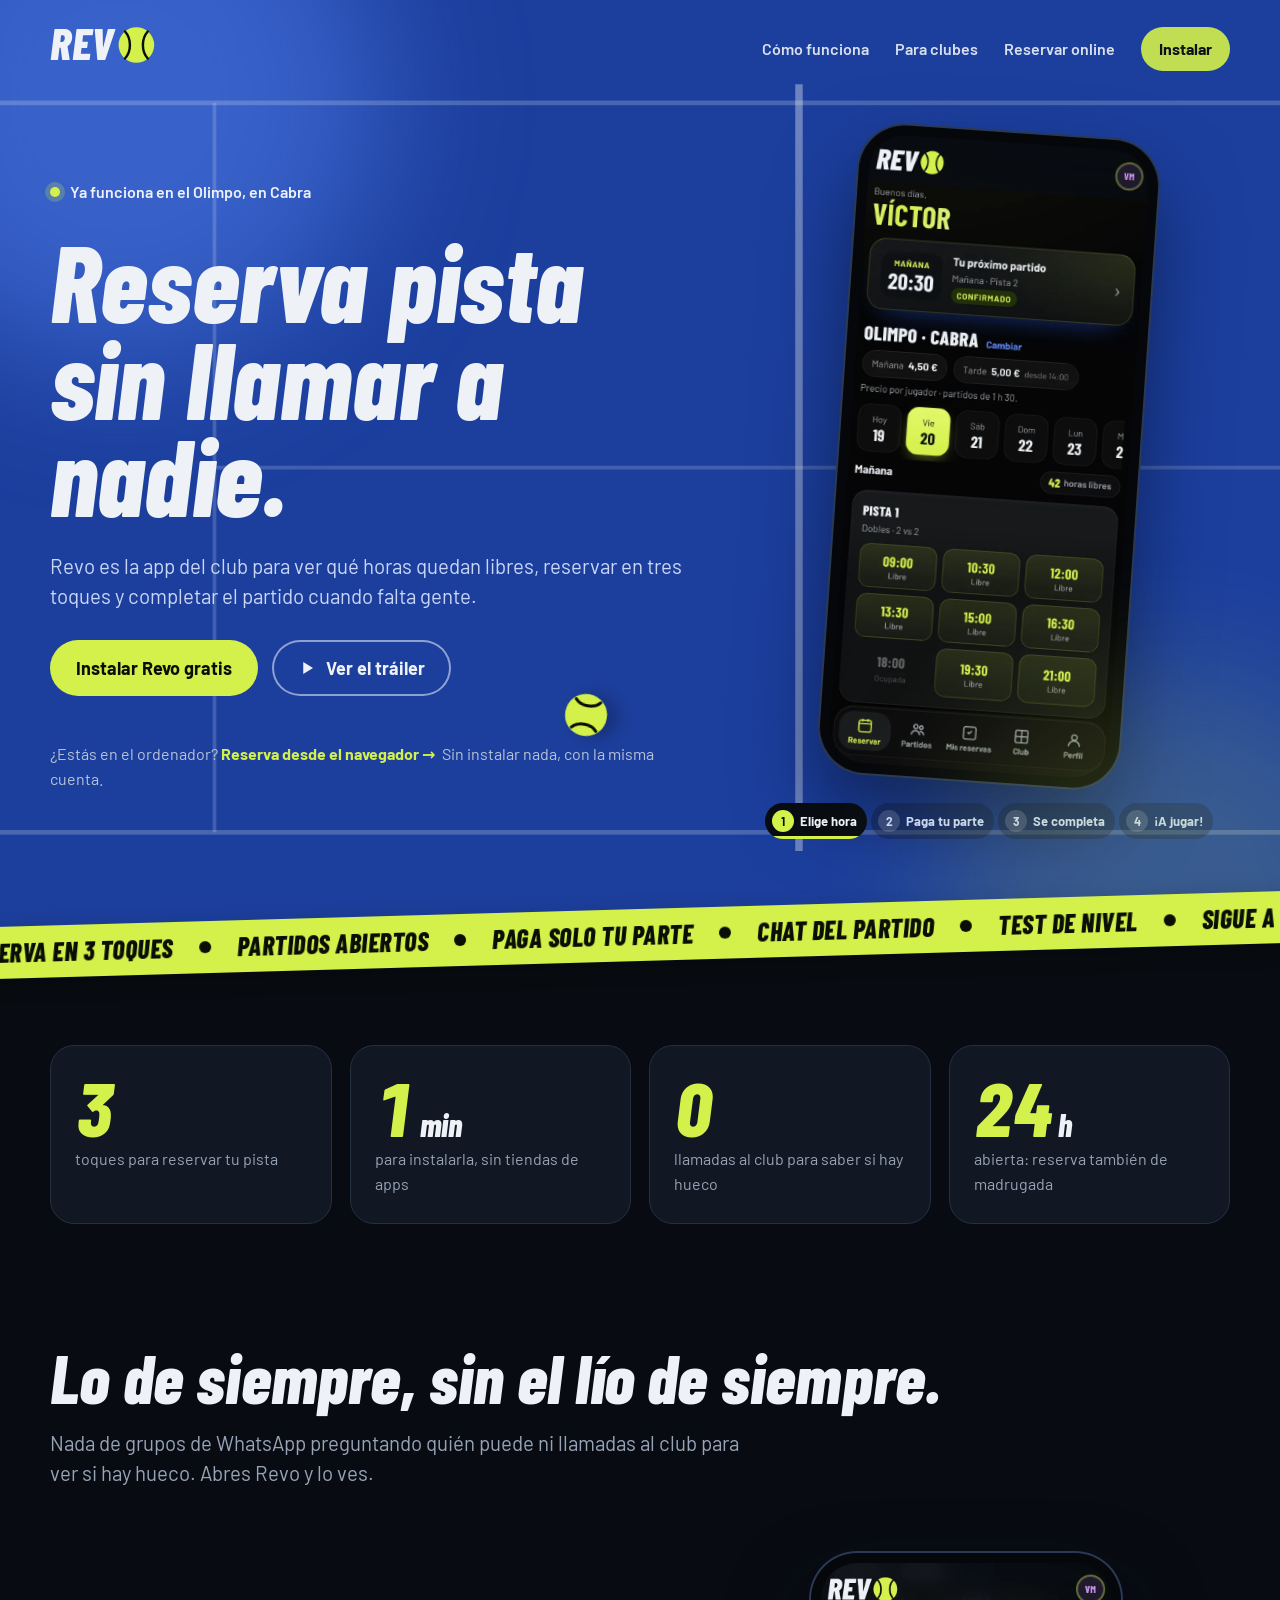
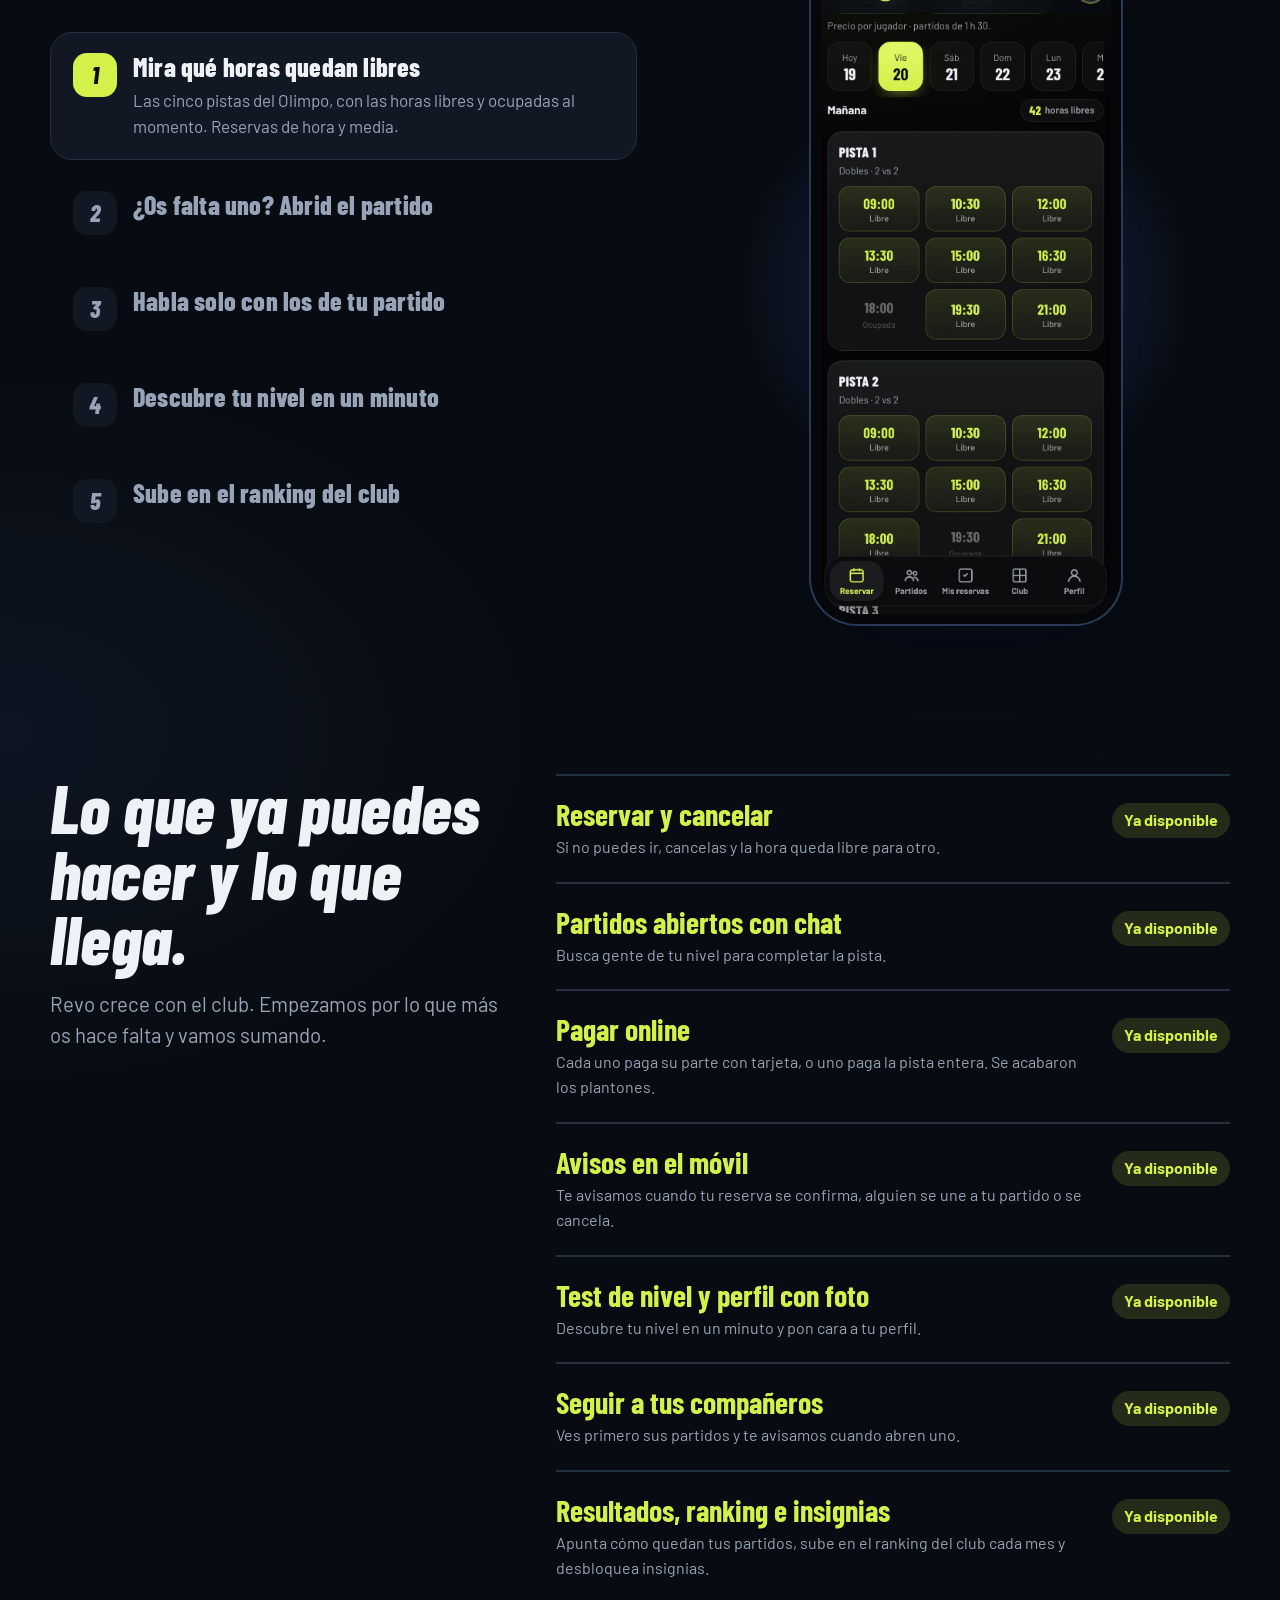
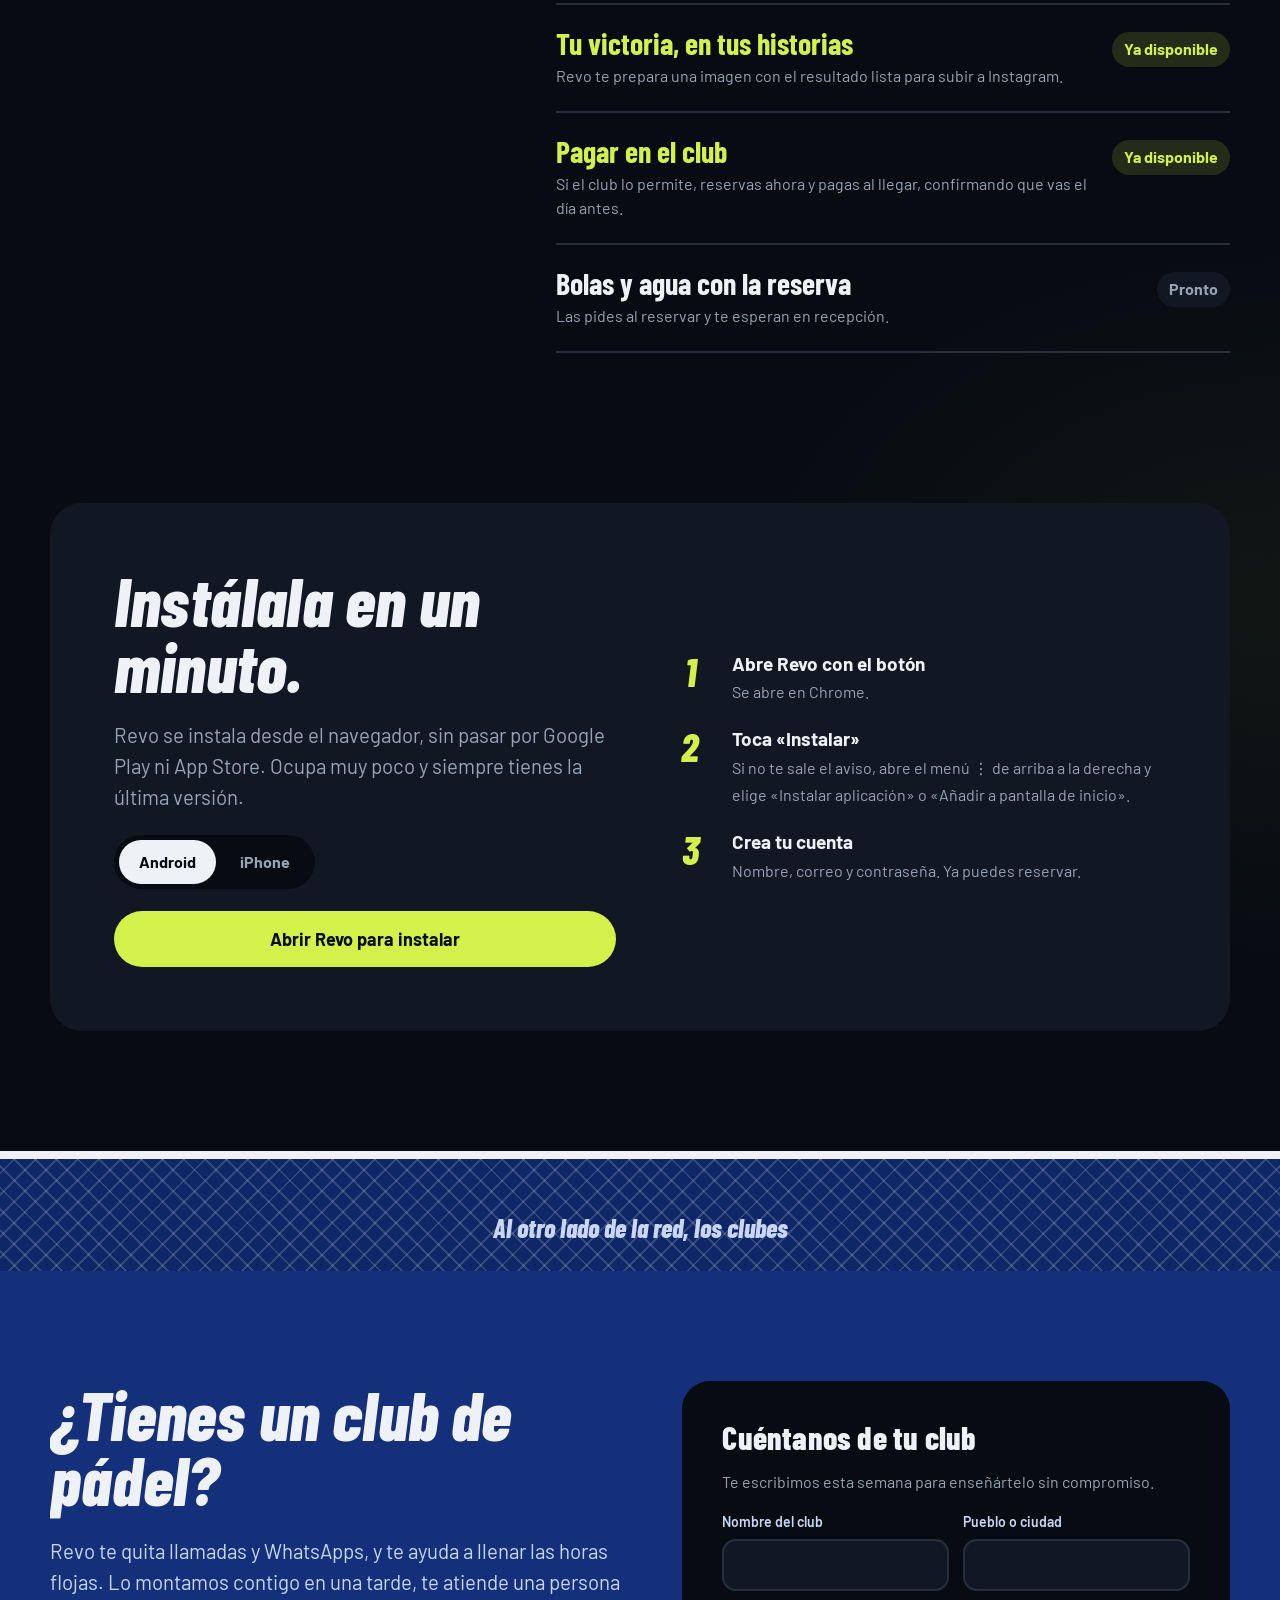
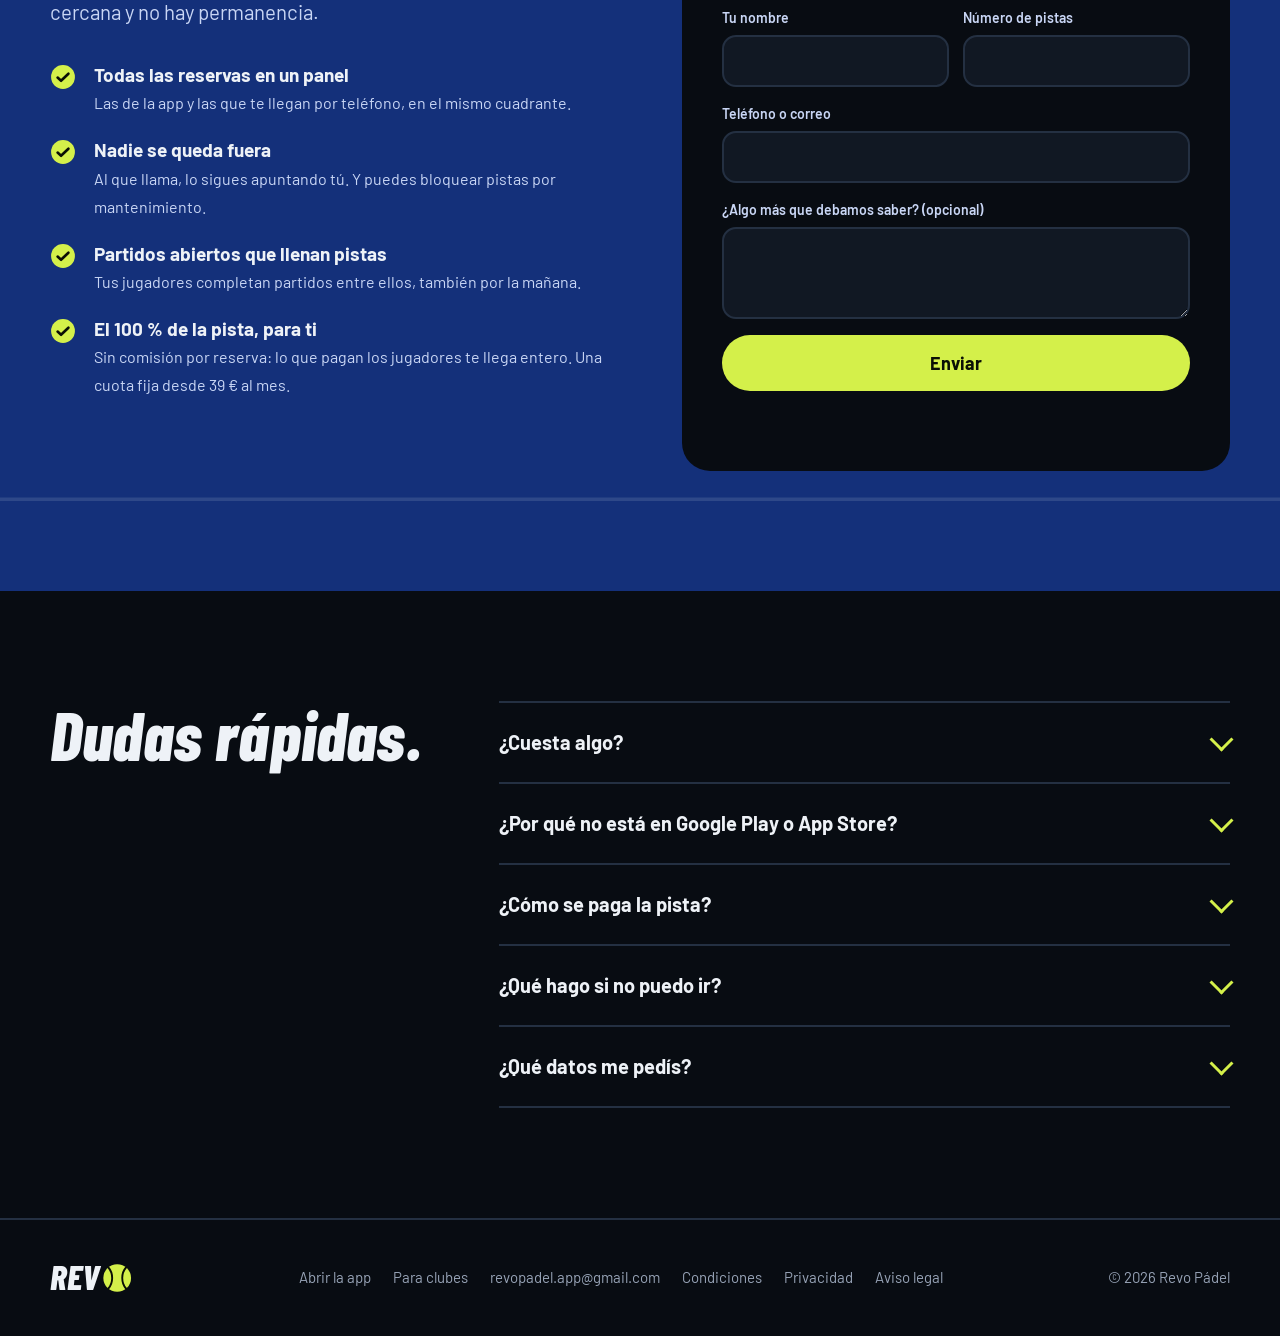
<file: index.html>
<!doctype html>
<html lang="es">
<head>
<meta charset="utf-8">
<meta name="viewport" content="width=device-width,initial-scale=1,viewport-fit=cover">
<title>Revo Pádel · Reserva pista en el Olimpo sin llamar a nadie</title>
<meta name="description" content="Revo es la app para reservar pista en el Olimpo (Cabra), completar partidos con gente del club y hablar con tu grupo. Gratis y sin pasar por las tiendas de apps.">
<meta name="theme-color" content="#1C3F9E">
<meta property="og:title" content="Revo Pádel">
<meta property="og:description" content="Reserva pista sin llamar a nadie. Ya funciona en el Olimpo de Cabra.">
<meta property="og:image" content="web/img/trailer-poster.jpg">
<link rel="icon" href="icon-192.png" type="image/png">
<link rel="apple-touch-icon" href="apple-touch-icon.png">
<link rel="stylesheet" href="web/fonts/fonts.css">
<style>
/* Revo Pádel · portada
   Idea: la página es una pista vista desde arriba. Arriba juegan los jugadores; tras la red, los clubes.
   Azul de pista como protagonista, líneas blancas, la pelota lima y el negro noche de la app. */
:root{
  --pista:#1C3F9E; --pista-osc:#14307A; --pista-hondo:#0F2766;
  --noche:#080C12; --noche-2:#111823; --malla:#243042;
  --linea:#EEF2F7; --suave:#C9D6F5; --gris:#97A3B6;
  --lima:#D4F04A; --tinta:#0A0F05;
  --font-d:'Barlow Condensed','Arial Narrow',sans-serif;
  --font-b:'Barlow','Segoe UI',system-ui,sans-serif;
  color-scheme:dark;
}
*{box-sizing:border-box}
[hidden]{display:none!important}
html{scroll-behavior:smooth;-webkit-text-size-adjust:100%}
body{margin:0;background:var(--noche);color:var(--linea);font-family:var(--font-b);font-size:18px;line-height:1.55}
img,video{max-width:100%;display:block}
a{color:inherit}
:focus-visible{outline:3px solid var(--lima);outline-offset:3px;border-radius:6px}
.wrap{width:min(1180px,100% - 40px);margin-inline:auto}
h1,h2,h3{font-family:var(--font-d);font-weight:800;margin:0;letter-spacing:.2px}
h1{font-style:italic;font-size:clamp(54px,8.4vw,116px);line-height:.9}
h2{font-style:italic;font-size:clamp(40px,5.4vw,72px);line-height:.95}
h3{font-size:28px;line-height:1.05}
p{margin:0}
.lead{font-size:clamp(18px,1.6vw,21px);line-height:1.5;max-width:34em}

/* Botones */
.btn{display:inline-flex;align-items:center;justify-content:center;gap:10px;min-height:56px;padding:0 26px;border-radius:999px;font:700 18px/1 var(--font-b);text-decoration:none;border:0;cursor:pointer}
.btn-lima{background:var(--lima);color:var(--tinta)}
.btn-lima:hover{background:#E1F873}
.btn-linea{background:transparent;color:var(--linea);box-shadow:inset 0 0 0 2px rgba(238,242,247,.55)}
.btn-linea:hover{box-shadow:inset 0 0 0 2px var(--linea)}
.btn svg{flex:0 0 auto}

/* Cabecera */
.nav{position:absolute;inset:0 0 auto 0;z-index:5}
.nav .wrap{display:flex;align-items:center;justify-content:space-between;gap:16px;padding-top:max(22px,env(safe-area-inset-top))}
.nav-links{display:flex;align-items:center;gap:26px;font-weight:600;font-size:16px}
.nav-links a{text-decoration:none;opacity:.9}
.nav-links a:hover{opacity:1;text-decoration:underline;text-underline-offset:4px}
.nav .btn{min-height:44px;padding:0 18px;font-size:16px}

/* Portada: la pista */
.hero{position:relative;overflow:hidden;background:var(--pista);padding:132px 0 96px}
.hero-court{position:absolute;inset:0;width:100%;height:100%;pointer-events:none}
.hero-grid{position:relative;display:grid;grid-template-columns:minmax(0,1.15fr) minmax(0,.85fr);gap:48px;align-items:center}
.hero-text{display:flex;flex-direction:column;gap:28px}
.hero .lead{color:var(--suave)}
.hero-ctas{display:flex;flex-wrap:wrap;gap:14px}
.web-alt{margin:18px 0 0;color:#B8C4D6;font-size:16px}
.web-alt a{color:var(--lima);font-weight:700;text-decoration:none;margin-right:4px}
.web-alt a:hover{text-decoration:underline}
.where{display:inline-flex;align-items:center;gap:10px;font-weight:600;font-size:16px;color:var(--linea)}
.where i{width:10px;height:10px;border-radius:50%;background:var(--lima);box-shadow:0 0 0 5px rgba(212,240,74,.22)}
.hero-phone{justify-self:center;transform:rotate(4deg)}
.ball{position:absolute;width:46px;height:46px;z-index:2;left:44%;top:74%;filter:drop-shadow(0 10px 10px rgba(5,10,30,.35))}
@media (prefers-reduced-motion:no-preference){
  .ball{animation:rebote 2.6s cubic-bezier(.3,.1,.3,1) .4s both,flotar 3.2s ease-in-out 3.1s infinite}
  @keyframes flotar{0%,100%{translate:0 0}50%{translate:0 -12px}}
  @keyframes rebote{
    0%{left:-6%;top:86%;transform:rotate(0)}
    38%{left:92%;top:16%;transform:rotate(320deg)}
    40%{left:92%;top:16%}
    68%{left:62%;top:88%;transform:rotate(520deg)}
    84%{left:50%;top:64%}
    100%{left:44%;top:74%;transform:rotate(640deg)}
  }
}

/* Teléfonos con capturas reales */
.phone{width:min(300px,78vw);aspect-ratio:390/844;padding:10px;border-radius:46px;background:#05070B;box-shadow:0 0 0 2px #2A3954,0 40px 80px rgba(3,8,24,.5)}
.phone img{width:100%;height:100%;object-fit:cover;object-position:top;border-radius:36px}

/* Móvil de la portada que enseña la app sola */
.hero-demo{justify-self:center;display:flex;flex-direction:column;align-items:center;gap:22px}
.shots{position:relative;width:100%;height:100%}
.shots img{position:absolute;inset:0;opacity:0;transition:opacity .6s ease,transform .6s ease;transform:scale(1.02)}
.shots img.on{opacity:1;transform:none}
.hero-steps{list-style:none;margin:0;padding:0;display:flex;gap:4px;flex-wrap:nowrap;justify-content:center}
@media (max-width:520px){.hero-steps{flex-wrap:wrap;max-width:92vw}}
.hero-steps button{display:flex;align-items:center;gap:6px;border:0;background:rgba(8,12,18,.28);color:var(--suave);font:700 13px/1 var(--font-b);white-space:nowrap;padding:7px 10px 7px 7px;border-radius:999px;cursor:pointer;transition:background .2s,color .2s}
.hero-steps b{display:inline-flex;align-items:center;justify-content:center;width:22px;height:22px;border-radius:50%;background:rgba(238,242,247,.16);font-size:12px}
.hero-steps li.on button{background:var(--noche);color:var(--linea)}
.hero-steps li.on b{background:var(--lima);color:var(--tinta)}

/* Hoy en el club, en directo */
.live{background:var(--noche);padding:72px 0 0}
.live-card{background:var(--noche-2);border:1px solid var(--malla);border-radius:28px;padding:34px 36px;box-shadow:0 30px 60px rgba(0,0,0,.25)}
.live-tag{display:inline-flex;align-items:center;gap:10px;font-weight:700;font-size:15px;color:var(--lima);letter-spacing:.3px;text-transform:uppercase}
.pulse{width:10px;height:10px;border-radius:50%;background:var(--lima);box-shadow:0 0 0 0 rgba(212,240,74,.6)}
@media (prefers-reduced-motion:no-preference){.pulse{animation:pulso 1.8s infinite}@keyframes pulso{70%{box-shadow:0 0 0 12px rgba(212,240,74,0)}100%{box-shadow:0 0 0 0 rgba(212,240,74,0)}}}
.live-grid{display:grid;grid-template-columns:minmax(0,.9fr) minmax(0,1.1fr);gap:40px;align-items:center;margin-top:16px}
.live-info h2{margin:0;font-size:clamp(34px,4.4vw,54px);line-height:1}
.live-n{color:var(--lima);font-variant-numeric:tabular-nums}
.live-sub{color:var(--gris);font-size:18px;margin:14px 0 20px}
.live-seg{display:inline-flex;background:var(--noche);border:1px solid var(--malla);border-radius:999px;padding:4px}
.live-seg button{border:0;background:transparent;color:var(--gris);font:700 15px/1 var(--font-b);padding:10px 20px;border-radius:999px;cursor:pointer}
.live-seg button[aria-pressed=true]{background:var(--lima);color:var(--tinta)}
.live-open{display:flex;align-items:center;gap:10px;margin-top:22px;color:var(--linea);font-weight:700;text-decoration:none;font-size:16px}
.live-open:hover{color:var(--lima)}
.live-open i{font-style:normal;background:#1C2B4A;color:#8FB0FF;border-radius:999px;padding:4px 10px;font-size:13px}
.live-hours{display:grid;grid-template-columns:repeat(auto-fill,minmax(112px,1fr));gap:10px}
.hr{display:flex;flex-direction:column;gap:4px;padding:14px 14px 12px;border-radius:16px;border:1px solid #3B4A16;background:rgba(212,240,74,.06);color:var(--lima);text-decoration:none;font:700 22px/1 var(--font-d);transition:transform .15s,background .15s}
.hr small{font:600 13px/1.2 var(--font-b);color:var(--gris)}
a.hr:hover{transform:translateY(-2px);background:rgba(212,240,74,.13)}
.hr.full{border-color:var(--malla);background:transparent;color:#4A576B}
.hr.full small{color:#4A576B}
.live-empty{grid-column:1/-1;color:var(--gris);font-size:17px;padding:18px 0}

/* Entrada de la portada y detalles con movimiento */
.btn{transition:transform .18s ease,box-shadow .18s ease,background .18s}
.btn:hover{transform:translateY(-2px)}
.btn:active{transform:translateY(0) scale(.97)}
.btn-lima:hover{box-shadow:0 10px 26px rgba(212,240,74,.32)}
.hero-court{will-change:transform}
.hero-phone{transition:transform .25s ease-out;will-change:transform}
@media (prefers-reduced-motion:no-preference){
  .js .hero h1 .w{display:inline-block;opacity:0;transform:translateY(.45em) rotate(3deg);animation:palabra .7s cubic-bezier(.2,.75,.2,1) forwards}
  @keyframes palabra{to{opacity:1;transform:none}}
  .js .hero .where,.js .hero .lead,.js .hero-ctas,.js .web-alt{opacity:0;animation:subir .7s cubic-bezier(.2,.75,.2,1) forwards}
  .js .hero .where{animation-delay:.05s}.js .hero .lead{animation-delay:.55s}.js .hero-ctas{animation-delay:.7s}.js .web-alt{animation-delay:.85s}
  .js .hero-demo{opacity:0;animation:entraMovil .9s cubic-bezier(.2,.75,.2,1) .3s forwards}
  @keyframes subir{from{opacity:0;transform:translateY(18px)}to{opacity:1;transform:none}}
  @keyframes entraMovil{from{opacity:0;transform:translateY(60px) rotate(-4deg)}to{opacity:1;transform:none}}
  .btn-lima{background-image:linear-gradient(110deg,transparent 35%,rgba(255,255,255,.45) 50%,transparent 65%);background-size:220% 100%;background-repeat:no-repeat;background-position:-220% 0}
  .btn-lima:hover{animation:brillo .9s ease}
  .hero-ctas .btn-lima{animation:brillo 1.1s ease 1.6s}
  @keyframes brillo{from{background-position:-220% 0}to{background-position:220% 0}}
  .hr{opacity:0;animation:subir .45s cubic-bezier(.2,.75,.2,1) forwards;animation-delay:calc(var(--i,0) * 45ms)}
  .live-n{display:inline-block}
  .live-n.bump{animation:bump .5s ease}
  @keyframes bump{40%{transform:scale(1.18)}}
  .screen .phone{transition:transform .35s ease}
  .screen:hover .phone{transform:translateY(-8px) rotate(-1.5deg)}
}

/* Aparecer al bajar */
@media (prefers-reduced-motion:no-preference){
  .js .reveal{opacity:0;transform:translateY(28px);transition:opacity .7s ease,transform .7s cubic-bezier(.2,.7,.2,1)}
  .js .reveal.in{opacity:1;transform:none}
}

/* Así se usa */
.use{padding:120px 0 40px}
.use-head{display:flex;flex-direction:column;gap:18px;margin-bottom:64px}
.use-head p{color:var(--gris);max-width:34em}
.screens{display:grid;grid-template-columns:repeat(3,minmax(0,1fr));gap:40px}
.screen{display:flex;flex-direction:column;align-items:center;gap:26px;text-align:center}
.screen .phone{width:min(280px,72vw)}
.screen h3{max-width:12em}
.screen p{color:var(--gris);font-size:17px;max-width:21em}
.screen:nth-child(2){margin-top:56px}

/* Lo que viene */
.soon{padding:110px 0}
.soon-grid{display:grid;grid-template-columns:minmax(0,.8fr) minmax(0,1.2fr);gap:56px;align-items:start}
.soon-grid > div:first-child{display:flex;flex-direction:column;gap:18px}
.soon-grid > div:first-child p{color:var(--gris)}
.soon-list{list-style:none;margin:0;padding:0;border-top:2px solid var(--malla)}
.soon-list li{display:grid;grid-template-columns:minmax(0,1fr) auto;gap:18px;align-items:baseline;padding:22px 0;border-bottom:2px solid var(--malla)}
.soon-list b{font-family:var(--font-d);font-size:30px;font-weight:700;line-height:1.1}
.soon-list span{color:var(--gris);font-size:16px}
.soon-list .ya b{color:var(--lima)}
.soon-list li > div{display:flex;flex-direction:column;gap:4px}
.state{font-size:14px;font-weight:700;padding:5px 12px;border-radius:999px;background:var(--noche-2);color:var(--gris);white-space:nowrap}
.ya .state{background:rgba(212,240,74,.14);color:var(--lima)}

/* Instalar */
.install{padding:40px 0 120px}
.install-card{background:var(--noche-2);border-radius:32px;padding:clamp(28px,5vw,64px);display:grid;grid-template-columns:minmax(0,1fr) minmax(0,1fr);gap:48px;align-items:center}
.install-card > div:first-child{display:flex;flex-direction:column;gap:22px}
.install-card .lead{color:var(--gris)}
.seg{display:inline-flex;background:var(--noche);border-radius:999px;padding:5px;gap:4px;align-self:flex-start}
.seg button{border:0;background:transparent;color:var(--gris);font:700 16px/1 var(--font-b);padding:12px 20px;border-radius:999px;cursor:pointer;min-height:44px}
.seg button[aria-pressed="true"]{background:var(--linea);color:var(--noche)}
.steps{list-style:none;margin:0;padding:0;counter-reset:paso;display:flex;flex-direction:column;gap:18px}
.steps li{counter-increment:paso;display:grid;grid-template-columns:52px minmax(0,1fr);gap:16px;align-items:start}
.steps li::before{content:counter(paso);font-family:var(--font-d);font-style:italic;font-weight:800;font-size:40px;line-height:1;color:var(--lima);text-align:center;padding-top:2px}
.steps b{display:block;font-size:19px}
.steps span{color:var(--gris);font-size:16px}
.note{font-size:15px;color:var(--gris);border-left:0;background:var(--noche);padding:14px 16px;border-radius:14px}
.note b{color:var(--linea)}

/* La red */
.net{position:relative;height:120px;background:
  linear-gradient(var(--linea),var(--linea)) top/100% 8px no-repeat,
  repeating-linear-gradient(45deg,transparent 0 13px,rgba(238,242,247,.16) 13px 15px),
  repeating-linear-gradient(-45deg,transparent 0 13px,rgba(238,242,247,.16) 13px 15px),
  var(--pista-hondo)}
.net span{position:absolute;inset:auto 0 22px 0;text-align:center;font-family:var(--font-d);font-style:italic;font-weight:800;font-size:26px;color:var(--suave)}

/* Clubes */
.clubs{background:var(--pista-osc);padding:110px 0 120px;position:relative;overflow:hidden}
.clubs-grid{position:relative;display:grid;grid-template-columns:minmax(0,1fr) minmax(0,.95fr);gap:56px;align-items:start}
.clubs-text{display:flex;flex-direction:column;gap:24px}
.clubs-text .lead{color:var(--suave)}
.perks{list-style:none;margin:8px 0 0;padding:0;display:flex;flex-direction:column;gap:18px}
.perks li{display:grid;grid-template-columns:30px minmax(0,1fr);gap:14px}
.perks svg{margin-top:4px}
.perks b{display:block;font-size:19px}
.perks span{color:var(--suave);font-size:16px}
.form{background:var(--noche);border-radius:28px;padding:clamp(24px,4vw,40px);display:flex;flex-direction:column;gap:16px}
.form h3{font-size:32px}
.form p{color:var(--gris);font-size:16px}
.row2{display:grid;grid-template-columns:minmax(0,1fr) minmax(0,1fr);gap:14px}
.field{display:flex;flex-direction:column;gap:6px}
.field label{font-size:14px;font-weight:600;color:var(--suave)}
.field input,.field textarea{width:100%;background:var(--noche-2);border:2px solid var(--malla);border-radius:14px;padding:13px 14px;color:var(--linea);font:16px/1.4 var(--font-b)}
.field textarea{min-height:92px;resize:vertical}
.field input:focus,.field textarea:focus{outline:none;border-color:var(--lima)}
.form .btn{width:100%}
.form-msg{font-size:16px;font-weight:600;min-height:24px}
.form-msg.ok{color:var(--lima)}
.form-msg.bad{color:#FF9A9A}

/* Preguntas */
.faq{padding:110px 0}
.faq-grid{display:grid;grid-template-columns:minmax(0,.7fr) minmax(0,1.3fr);gap:56px}
.faq details{border-bottom:2px solid var(--malla);padding:4px 0}
.faq details:first-child{border-top:2px solid var(--malla)}
.faq summary{list-style:none;cursor:pointer;display:flex;justify-content:space-between;gap:20px;align-items:center;padding:20px 0;font-weight:700;font-size:20px}
.faq summary::-webkit-details-marker{display:none}
.faq summary::after{content:"";flex:0 0 auto;width:14px;height:14px;border-right:3px solid var(--lima);border-bottom:3px solid var(--lima);transform:rotate(45deg);margin-top:-6px;transition:transform .2s}
.faq details[open] summary::after{transform:rotate(225deg);margin-top:6px}
.faq details p{color:var(--gris);padding:0 0 22px;max-width:40em}

/* Pie */
.foot{border-top:2px solid var(--malla);padding:40px 0 calc(40px + env(safe-area-inset-bottom))}
.foot .wrap{display:flex;flex-wrap:wrap;gap:20px;justify-content:space-between;align-items:center;color:var(--gris);font-size:15px}
.foot nav{display:flex;gap:22px;flex-wrap:wrap}
.foot a{text-decoration:none}
.foot a:hover{text-decoration:underline}

/* Tráiler */
dialog{border:0;padding:56px 0 0;background:transparent;max-width:min(420px,92vw);overflow:visible}
dialog::backdrop{background:rgba(3,6,14,.86)}
dialog video{width:100%;border-radius:22px;background:#000}
.close{position:absolute;top:0;right:0;width:44px;height:44px;border-radius:50%;border:0;background:var(--linea);color:var(--noche);cursor:pointer;display:flex;align-items:center;justify-content:center}

/* ===== Web más viva ===== */
body{background:
  radial-gradient(900px 600px at 0% 38%,rgba(91,140,255,.07),transparent 60%),
  radial-gradient(900px 600px at 100% 62%,rgba(212,240,74,.045),transparent 60%),
  var(--noche)}
html,body{overflow-x:clip}
/* Barra de avance con la bola en la punta */
.prog{position:fixed;inset:0 0 auto 0;height:4px;z-index:30;pointer-events:none}
.prog i{display:block;height:100%;width:100%;background:var(--lima);transform-origin:left;transform:scaleX(var(--p,0))}
.prog svg{position:absolute;top:-5px;left:calc(var(--p,0) * 100%);width:14px;height:14px;margin-left:-7px;rotate:calc(var(--p,0) * 1440deg);opacity:var(--on,0);transition:opacity .2s}
/* Cabecera fija que se vuelve cristal al bajar */
.nav{position:fixed;transition:background .25s,box-shadow .25s,backdrop-filter .25s}
.nav .wrap{padding-bottom:12px;transition:padding .25s}
.nav.scrolled{background:rgba(8,12,18,.72);-webkit-backdrop-filter:blur(16px) saturate(150%);backdrop-filter:blur(16px) saturate(150%);box-shadow:0 1px 0 rgba(255,255,255,.07)}
.nav.scrolled .wrap{padding-top:max(10px,env(safe-area-inset-top));padding-bottom:10px}
.nav svg{transition:scale .25s;transform-origin:left center}
.nav.scrolled svg{scale:.82}
/* Luces de la portada */
.hero::before,.hero::after{content:"";position:absolute;border-radius:50%;filter:blur(70px);pointer-events:none}
.hero::before{width:520px;height:520px;left:-140px;top:-160px;background:rgba(91,140,255,.45)}
.hero::after{width:460px;height:460px;right:-120px;bottom:-200px;background:rgba(212,240,74,.16)}
.hero-steps button{position:relative;overflow:hidden}
.hero-steps li.on button::after{content:"";position:absolute;left:0;bottom:0;height:3px;width:100%;background:var(--lima);transform-origin:left;transform:scaleX(0)}
/* Cinta que corre */
.tape{position:relative;z-index:3;margin:-26px -3vw 0;rotate:-1.6deg;background:var(--lima);color:var(--tinta);overflow:hidden;box-shadow:0 18px 40px rgba(0,0,0,.35)}
.tape-in{display:flex;width:max-content}
.tape ul{display:flex;list-style:none;margin:0;padding:13px 0;flex:none}
.tape li{font:italic 800 26px/1 var(--font-d);text-transform:uppercase;letter-spacing:.5px;white-space:nowrap;display:flex;align-items:center}
.tape li::after{content:"";width:12px;height:12px;border-radius:50%;background:var(--tinta);margin:0 26px}
/* Cifras */
.stats{padding:84px 0 0}
.stats-grid{display:grid;grid-template-columns:repeat(4,minmax(0,1fr));gap:18px;list-style:none;margin:0;padding:0}
.stat{position:relative;overflow:hidden;background:var(--noche-2);border:1px solid var(--malla);border-radius:24px;padding:26px 24px;display:flex;flex-direction:column;gap:6px}
.stat b{font:italic 800 clamp(54px,6vw,84px)/.9 var(--font-d);color:var(--lima);font-variant-numeric:tabular-nums}
.stat b small{font-size:.42em;margin-left:6px;color:var(--linea)}
.stat span{color:var(--gris);font-size:16px}
/* Foco de luz que sigue al ratón */
.glow{position:relative;overflow:hidden}
.glow::before{content:"";position:absolute;inset:0;pointer-events:none;opacity:0;transition:opacity .3s;
  background:radial-gradient(420px circle at var(--mx,50%) var(--my,50%),rgba(212,240,74,.10),transparent 60%)}
.glow:hover::before{opacity:1}
.glow>*{position:relative}
/* Escaparate: una pantalla por función */
.show{display:grid;grid-template-columns:minmax(0,1fr) minmax(0,.9fr);gap:64px;align-items:center}
.show-list{list-style:none;margin:0;padding:0;display:flex;flex-direction:column;gap:10px}
.show-list button{position:relative;overflow:hidden;width:100%;text-align:left;border:1px solid transparent;background:transparent;color:inherit;font:inherit;cursor:pointer;border-radius:22px;padding:20px 22px;display:grid;grid-template-columns:44px minmax(0,1fr);gap:16px;align-items:start;transition:background .25s,border-color .25s}
.show-list button:hover{background:rgba(255,255,255,.03)}
.show-list .n{width:44px;height:44px;border-radius:14px;display:flex;align-items:center;justify-content:center;background:var(--noche-2);color:var(--gris);font:italic 800 24px/1 var(--font-d);transition:background .25s,color .25s}
.show-list h3{font-size:26px;color:var(--gris);transition:color .25s}
.show-list p{color:var(--gris);font-size:17px;display:grid;grid-template-rows:0fr;transition:grid-template-rows .35s ease,margin .35s ease;margin-top:0}
.show-list p>span{overflow:hidden}
.show-list li.on button{background:var(--noche-2);border-color:var(--malla)}
.show-list li.on .n{background:var(--lima);color:var(--tinta)}
.show-list li.on h3{color:var(--linea)}
.show-list li.on p{grid-template-rows:1fr;margin-top:6px}
.show-list .bar{position:absolute;left:0;bottom:0;height:3px;width:100%;background:var(--lima);transform-origin:left;transform:scaleX(0)}
.show-stage{position:relative;display:flex;justify-content:center}
.show-stage::before{content:"";position:absolute;width:86%;aspect-ratio:1;top:50%;left:50%;translate:-50% -50%;border-radius:50%;background:radial-gradient(closest-side,rgba(91,140,255,.35),transparent);pointer-events:none}
.show-stage .phone{position:relative;width:min(310px,74vw)}
/* Etiquetas y preguntas */
.soon-list li{transition:padding .25s,background .25s}
.soon-list li:hover{padding-left:12px}
.faq details{interpolate-size:allow-keywords}
.faq details::details-content{block-size:0;overflow:hidden;transition:block-size .35s ease,content-visibility .35s allow-discrete}
.faq details[open]::details-content{block-size:auto}
.faq summary{transition:color .2s}
.faq summary:hover{color:var(--lima)}
/* Botón fijo en el móvil */
.dock{position:fixed;left:14px;right:14px;bottom:calc(14px + env(safe-area-inset-bottom));z-index:20;display:none;translate:0 140%;transition:translate .35s cubic-bezier(.2,.8,.2,1)}
.dock.on{translate:0 0}
.dock .btn{width:100%;box-shadow:0 14px 34px rgba(0,0,0,.55)}
@media (max-width:900px){
  .dock{display:block}
  .tape li{font-size:20px}.tape li::after{margin:0 18px;width:9px;height:9px}
  .stats{padding-top:56px}.stats-grid{grid-template-columns:repeat(2,minmax(0,1fr));gap:12px}.stat{padding:20px 18px;border-radius:20px}
  .show{grid-template-columns:minmax(0,1fr);gap:36px}
  .show-stage{order:-1}
  .show-stage .phone{width:min(224px,58vw)}
  .show-list{flex-direction:row;flex-wrap:wrap;justify-content:center;gap:10px}
  .show-list li:not(.on) button{display:block;padding:4px;border-radius:16px}
  .show-list li:not(.on) button>span:not(.n){display:none}
  .show-list li.on{order:1;flex-basis:100%}
  .show-list button{padding:16px 16px;grid-template-columns:44px minmax(0,1fr);gap:12px}
  .show-list h3{font-size:23px}
  .show-list li.on p{min-height:5.2em}
  .foot{padding-bottom:calc(96px + env(safe-area-inset-bottom))}
}
@media (prefers-reduced-motion:no-preference){
  @keyframes deriva{0%,100%{translate:0 0}50%{translate:60px 40px}}
  .hero::before{animation:deriva 14s ease-in-out infinite}
  .hero::after{animation:deriva 18s ease-in-out infinite reverse}
  @keyframes llenar{to{transform:scaleX(1)}}
  .hero-steps li.on button::after{animation:llenar 3.4s linear forwards}
  @keyframes cinta{to{transform:translateX(-50%)}}
  .tape-in{animation:cinta 28s linear infinite}
  .tape:hover .tape-in{animation-play-state:paused}
  .show.run .show-list li.on .bar{animation:llenar 5s linear forwards}
  .show:hover .show-list li.on .bar{animation-play-state:paused}
  @keyframes mecer{0%,100%{translate:0 0;rotate:-1.5deg}50%{translate:0 -12px;rotate:1deg}}
  .show-stage .phone{animation:mecer 7s ease-in-out infinite}
  .js .stat b{display:inline-block}
  @keyframes saltito{0%{scale:.6;opacity:0}60%{scale:1.1}100%{scale:1;opacity:1}}
  .js .stat.in b{animation:saltito .6s cubic-bezier(.2,1.3,.4,1) both;animation-delay:inherit}
  .js .reveal.h2r{transform:none;clip-path:inset(0 0 100% 0);transition:clip-path .9s cubic-bezier(.2,.7,.2,1),opacity .5s}
  .js .reveal.h2r.in{clip-path:inset(0 0 -10% 0)}
  @keyframes tic{0%{scale:0;rotate:-40deg}70%{scale:1.2}100%{scale:1;rotate:0deg}}
  .js .clubs-text.in .perks svg{animation:tic .5s cubic-bezier(.2,1.4,.4,1) both}
  .js .clubs-text.in .perks li:nth-child(1) svg{animation-delay:.25s}.js .clubs-text.in .perks li:nth-child(2) svg{animation-delay:.4s}
  .js .clubs-text.in .perks li:nth-child(3) svg{animation-delay:.55s}.js .clubs-text.in .perks li:nth-child(4) svg{animation-delay:.7s}
  .js .ya.in .state{animation:saltito .5s cubic-bezier(.2,1.3,.4,1) .35s both}
}

/* Móvil */
@media (max-width:900px){
  .nav-links a:not(.btn){display:none}
  .hero{padding:112px 0 72px}
  .hero-grid,.soon-grid,.install-card,.clubs-grid,.faq-grid{grid-template-columns:minmax(0,1fr)}
  .hero-phone{transform:rotate(2deg)}
  .web-alt{display:none}
  .live{padding-top:48px}
  .live-card{padding:26px 20px;border-radius:22px}
  .live-grid{grid-template-columns:minmax(0,1fr);gap:24px}
  .live-hours{grid-template-columns:repeat(auto-fill,minmax(96px,1fr))}
  .ball{display:none}
  .screens{grid-template-columns:minmax(0,1fr);gap:72px}
  .screen:nth-child(2){margin-top:0}
  .row2{grid-template-columns:minmax(0,1fr)}
}
</style>
</head>
<body>

<div class="prog" id="prog" aria-hidden="true"><i></i><svg aria-hidden="true" viewBox="0 0 24 24"><circle cx="12" cy="12" r="11" fill="#D4F04A" stroke="#0A0F05" stroke-width="1"></circle><path d="M4.5 5.5c3.5 3 3.5 10 0 13M19.5 5.5c-3.5 3-3.5 10 0 13" fill="none" stroke="#0A0F05" stroke-width="1.6" stroke-linecap="round"></path></svg></div>
<header class="nav" id="nav">
  <div class="wrap">
    <a href="./" aria-label="Revo Pádel, inicio">
      <svg role="img" aria-label="Revo" width="108" height="46" viewBox="0 0 400 170"><text x="0" y="142" font-family="Barlow Condensed, Arial Narrow, sans-serif" font-style="italic" font-weight="800" font-size="164" fill="#EEF2F7" textLength="236" lengthAdjust="spacingAndGlyphs">REV</text><circle cx="320" cy="85" r="66" fill="#D4F04A"></circle><path d="M278 35C302 62 302 108 278 135M362 35C338 62 338 108 362 135" fill="none" stroke="#0A0F05" stroke-width="9" stroke-linecap="round"></path></svg>
    </a>
    <nav class="nav-links" aria-label="Secciones">
      <a href="#como">Cómo funciona</a>
      <a href="#clubes">Para clubes</a>
      <a href="real/">Reservar online</a>
      <a class="btn btn-lima" href="#instalar">Instalar</a>
    </nav>
  </div>
</header>

<main>
  <section class="hero" aria-labelledby="titulo">
    <svg class="hero-court" aria-hidden="true" viewBox="0 0 2000 1000" preserveAspectRatio="xMidYMid slice">
      <g fill="none" stroke="#EEF2F7" transform="translate(170 0)">
        <rect x="100" y="110" width="1800" height="780" stroke-opacity=".22" stroke-width="5"></rect>
        <path d="M375 110V890M1625 110V890M375 500H1625" stroke-opacity=".18" stroke-width="4"></path>
        <path d="M1000 90V910" stroke-opacity=".38" stroke-width="8"></path>
      </g>
    </svg>
    <svg class="ball" aria-hidden="true" viewBox="0 0 24 24"><circle cx="12" cy="12" r="11" fill="#D4F04A"></circle><path d="M4.5 5.5c3.5 3 3.5 10 0 13M19.5 5.5c-3.5 3-3.5 10 0 13" fill="none" stroke="#0A0F05" stroke-width="1.6" stroke-linecap="round"></path></svg>
    <div class="wrap hero-grid">
      <div class="hero-text">
        <span class="where"><i aria-hidden="true"></i>Ya funciona en el Olimpo, en Cabra</span>
        <h1 id="titulo">Reserva pista sin llamar a nadie.</h1>
        <p class="lead">Revo es la app del club para ver qué horas quedan libres, reservar en tres toques y completar el partido cuando falta gente.</p>
        <div class="hero-ctas">
          <a class="btn btn-lima" href="#instalar">Instalar Revo gratis</a>
          <button class="btn btn-linea" type="button" id="verTrailer">
            <svg aria-hidden="true" width="18" height="18" viewBox="0 0 24 24"><path d="M7 4l13 8-13 8z" fill="currentColor"></path></svg>
            Ver el tráiler
          </button>
        </div>
        <p class="web-alt">¿Estás en el ordenador? <a href="real/">Reserva desde el navegador →</a> Sin instalar nada, con la misma cuenta.</p>
      </div>
      <div class="hero-demo">
        <div class="phone hero-phone">
          <div class="shots" id="heroShots" aria-live="polite">
            <img class="on" src="web/img/paso-1.webp" width="390" height="844" alt="Paso 1: eliges día y hora libre en las pistas del Olimpo">
            <img src="web/img/paso-2.webp" width="390" height="844" loading="lazy" alt="Paso 2: eliges si pagas tu parte o la pista entera">
            <img src="web/img/paso-3.webp" width="390" height="844" loading="lazy" alt="Paso 3: el partido abierto se completa con gente del club, con cuenta atrás">
            <img src="web/img/paso-4.webp" width="390" height="844" loading="lazy" alt="Paso 4: reserva confirmada con los cuatro jugadores pagados">
          </div>
        </div>
        <ol class="hero-steps" id="heroSteps">
          <li class="on"><button type="button" data-i="0"><b>1</b>Elige hora</button></li>
          <li><button type="button" data-i="1"><b>2</b>Paga tu parte</button></li>
          <li><button type="button" data-i="2"><b>3</b>Se completa</button></li>
          <li><button type="button" data-i="3"><b>4</b>¡A jugar!</button></li>
        </ol>
      </div>
    </div>
  </section>


  <div class="tape" aria-hidden="true"><div class="tape-in"><ul><li>Reserva en 3 toques</li><li>Partidos abiertos</li><li>Paga solo tu parte</li><li>Chat del partido</li><li>Test de nivel</li><li>Sigue a tus compañeros</li><li>Avisos en el móvil</li><li>Ranking del club</li><li>Insignias</li></ul><ul><li>Reserva en 3 toques</li><li>Partidos abiertos</li><li>Paga solo tu parte</li><li>Chat del partido</li><li>Test de nivel</li><li>Sigue a tus compañeros</li><li>Avisos en el móvil</li><li>Ranking del club</li><li>Insignias</li></ul></div></div>

  <section class="live" id="hoy" aria-labelledby="live-t" hidden>
    <div class="wrap">
      <div class="live-card glow">
        <div class="live-tag"><span class="pulse" aria-hidden="true"></span>En directo · Olimpo, Cabra</div>
        <div class="live-grid">
          <div class="live-info">
            <h2 id="live-t"><span class="live-n" id="liveN">0</span> <span id="liveWhat">horas libres hoy</span></h2>
            <p class="live-sub" id="liveSub">Toca una hora y resérvala en un momento.</p>
            <div class="live-seg" role="group" aria-label="Elegir día">
              <button type="button" data-d="0" aria-pressed="true">Hoy</button>
              <button type="button" data-d="1" aria-pressed="false">Mañana</button>
            </div>
            <a class="live-open" id="liveOpen" href="real/?tab=partidos" hidden></a>
          </div>
          <div class="live-hours" id="liveHours" aria-label="Horas libres"></div>
        </div>
      </div>
    </div>
  </section>


  <section class="stats wrap" aria-label="Revo en cifras">
    <ul class="stats-grid">
      <li class="stat glow"><b data-n="3">3</b><span>toques para reservar tu pista</span></li>
      <li class="stat glow"><b data-n="1">1<small>min</small></b><span>para instalarla, sin tiendas de apps</span></li>
      <li class="stat glow"><b data-n="0" data-from="9">0</b><span>llamadas al club para saber si hay hueco</span></li>
      <li class="stat glow"><b data-n="24">24<small>h</small></b><span>abierta: reserva también de madrugada</span></li>
    </ul>
  </section>

  <section class="use wrap" id="como" aria-labelledby="como-t">
    <div class="use-head">
      <h2 id="como-t">Lo de siempre, sin el lío de siempre.</h2>
      <p class="lead">Nada de grupos de WhatsApp preguntando quién puede ni llamadas al club para ver si hay hueco. Abres Revo y lo ves.</p>
    </div>
    <div class="show" id="show">
      <ol class="show-list" id="showList">
        <li class="on"><button type="button" data-i="0" aria-pressed="true"><span class="n" aria-hidden="true">1</span><span><h3>Mira qué horas quedan libres</h3><p><span>Las cinco pistas del Olimpo, con las horas libres y ocupadas al momento. Reservas de hora y media.</span></p></span><i class="bar" aria-hidden="true"></i></button></li>
        <li><button type="button" data-i="1" aria-pressed="false"><span class="n" aria-hidden="true">2</span><span><h3>¿Os falta uno? Abrid el partido</h3><p><span>Lo ve todo el club, con el nivel que buscáis. Quien quiera, se apunta. También podéis pasar el enlace por WhatsApp.</span></p></span><i class="bar" aria-hidden="true"></i></button></li>
        <li><button type="button" data-i="2" aria-pressed="false"><span class="n" aria-hidden="true">3</span><span><h3>Habla solo con los de tu partido</h3><p><span>Cada partido tiene su chat: quién lleva bolas, si alguien llega tarde… sin molestar a nadie más.</span></p></span><i class="bar" aria-hidden="true"></i></button></li>
        <li><button type="button" data-i="3" aria-pressed="false"><span class="n" aria-hidden="true">4</span><span><h3>Descubre tu nivel en un minuto</h3><p><span>Siete preguntas sobre cómo juegas y Revo te dice tu nivel, para que los partidos te junten con gente parecida.</span></p></span><i class="bar" aria-hidden="true"></i></button></li>
        <li><button type="button" data-i="4" aria-pressed="false"><span class="n" aria-hidden="true">5</span><span><h3>Sube en el ranking del club</h3><p><span>Apunta cómo quedan tus partidos, gana insignias y pelea por el primer puesto cada mes.</span></p></span><i class="bar" aria-hidden="true"></i></button></li>
      </ol>
      <div class="show-stage">
        <div class="phone"><div class="shots" id="showShots">
            <img class="on" src="web/img/app-reservar.webp" width="390" height="844" loading="lazy" alt="Cuadrante de horas libres de las cinco pistas del Olimpo">
            <img src="web/img/app-partidos.webp" width="390" height="844" loading="lazy" alt="Lista de partidos abiertos con los huecos que faltan y el nivel de cada partido">
            <img src="web/img/app-partido.webp" width="390" height="844" loading="lazy" alt="Partido abierto con la pista vista desde arriba, los jugadores apuntados y el chat">
            <img src="web/img/app-nivel.webp" width="390" height="844" loading="lazy" alt="Resultado del test de nivel: 4,0, intermedio alto">
            <img src="web/img/app-amigos.webp" width="390" height="844" loading="lazy" alt="Ranking del club con el podio de los tres primeros y tu posición del mes">
        </div></div>
      </div>
    </div>
  </section>

  <section class="soon" aria-labelledby="soon-t">
    <div class="wrap soon-grid">
      <div>
        <h2 id="soon-t">Lo que ya puedes hacer y lo que llega.</h2>
        <p class="lead">Revo crece con el club. Empezamos por lo que más os hace falta y vamos sumando.</p>
      </div>
      <ul class="soon-list">
        <li class="ya"><div><b>Reservar y cancelar</b><span>Si no puedes ir, cancelas y la hora queda libre para otro.</span></div><span class="state">Ya disponible</span></li>
        <li class="ya"><div><b>Partidos abiertos con chat</b><span>Busca gente de tu nivel para completar la pista.</span></div><span class="state">Ya disponible</span></li>
        <li class="ya"><div><b>Pagar online</b><span>Cada uno paga su parte con tarjeta, o uno paga la pista entera. Se acabaron los plantones.</span></div><span class="state">Ya disponible</span></li>
        <li class="ya"><div><b>Avisos en el móvil</b><span>Te avisamos cuando tu reserva se confirma, alguien se une a tu partido o se cancela.</span></div><span class="state">Ya disponible</span></li>
        <li class="ya"><div><b>Test de nivel y perfil con foto</b><span>Descubre tu nivel en un minuto y pon cara a tu perfil.</span></div><span class="state">Ya disponible</span></li>
        <li class="ya"><div><b>Seguir a tus compañeros</b><span>Ves primero sus partidos y te avisamos cuando abren uno.</span></div><span class="state">Ya disponible</span></li>
        <li class="ya"><div><b>Resultados, ranking e insignias</b><span>Apunta cómo quedan tus partidos, sube en el ranking del club cada mes y desbloquea insignias.</span></div><span class="state">Ya disponible</span></li>
        <li class="ya"><div><b>Tu victoria, en tus historias</b><span>Revo te prepara una imagen con el resultado lista para subir a Instagram.</span></div><span class="state">Ya disponible</span></li>
        <li class="ya"><div><b>Pagar en el club</b><span>Si el club lo permite, reservas ahora y pagas al llegar, confirmando que vas el día antes.</span></div><span class="state">Ya disponible</span></li>
        <li><div><b>Bolas y agua con la reserva</b><span>Las pides al reservar y te esperan en recepción.</span></div><span class="state">Pronto</span></li>
      </ul>
    </div>
  </section>

  <section class="install wrap" id="instalar" aria-labelledby="inst-t">
    <div class="install-card glow">
      <div>
        <h2 id="inst-t">Instálala en un minuto.</h2>
        <p class="lead">Revo se instala desde el navegador, sin pasar por Google Play ni App Store. Ocupa muy poco y siempre tienes la última versión.</p>
        <div class="seg" role="group" aria-label="Tu móvil">
          <button type="button" data-os="android" aria-pressed="true">Android</button>
          <button type="button" data-os="ios" aria-pressed="false">iPhone</button>
        </div>
        <a class="btn btn-lima" href="real/?instalar=1">Abrir Revo para instalar</a>
      </div>
      <div>
        <ol class="steps" id="pasos-android">
          <li><div><b>Abre Revo con el botón</b><span>Se abre en Chrome.</span></div></li>
          <li><div><b>Toca «Instalar»</b><span>Si no te sale el aviso, abre el menú ⋮ de arriba a la derecha y elige «Instalar aplicación» o «Añadir a pantalla de inicio».</span></div></li>
          <li><div><b>Crea tu cuenta</b><span>Nombre, correo y contraseña. Ya puedes reservar.</span></div></li>
        </ol>
        <ol class="steps" id="pasos-ios" hidden>
          <li><div><b>Abre Revo con el botón, en Safari</b><span>Si lo abriste desde WhatsApp o Instagram, toca «Abrir en Safari».</span></div></li>
          <li><div><b>Toca el botón de compartir</b><span>El cuadrado con la flecha hacia arriba, abajo en el centro.</span></div></li>
          <li><div><b>Elige «Añadir a pantalla de inicio»</b><span>Baja un poco en la lista y pulsa «Añadir». Revo aparecerá como una app más.</span></div></li>
          <li><div><b>Crea tu cuenta</b><span>Nombre, correo y contraseña. Ya puedes reservar.</span></div></li>
        </ol>
      </div>
    </div>
  </section>

  <div class="net" role="presentation"><span>Al otro lado de la red, los clubes</span></div>

  <section class="clubs" id="clubes" aria-labelledby="club-t">
    <svg class="hero-court" aria-hidden="true" viewBox="0 0 2000 1000" preserveAspectRatio="xMidYMid slice">
      <g fill="none" stroke="#EEF2F7" stroke-opacity=".12" stroke-width="4"><path d="M60 0V900H1940V0"></path></g>
    </svg>
    <div class="wrap clubs-grid">
      <div class="clubs-text">
        <h2 id="club-t">¿Tienes un club de pádel?</h2>
        <p class="lead">Revo te quita llamadas y WhatsApps, y te ayuda a llenar las horas flojas. Lo montamos contigo en una tarde, te atiende una persona cercana y no hay permanencia.</p>
        <ul class="perks">
          <li><svg aria-hidden="true" width="26" height="26" viewBox="0 0 24 24"><circle cx="12" cy="12" r="11" fill="#D4F04A"></circle><path d="M7 12.5l3.2 3L17 9" fill="none" stroke="#0A0F05" stroke-width="2.4" stroke-linecap="round" stroke-linejoin="round"></path></svg><div><b>Todas las reservas en un panel</b><span>Las de la app y las que te llegan por teléfono, en el mismo cuadrante.</span></div></li>
          <li><svg aria-hidden="true" width="26" height="26" viewBox="0 0 24 24"><circle cx="12" cy="12" r="11" fill="#D4F04A"></circle><path d="M7 12.5l3.2 3L17 9" fill="none" stroke="#0A0F05" stroke-width="2.4" stroke-linecap="round" stroke-linejoin="round"></path></svg><div><b>Nadie se queda fuera</b><span>Al que llama, lo sigues apuntando tú. Y puedes bloquear pistas por mantenimiento.</span></div></li>
          <li><svg aria-hidden="true" width="26" height="26" viewBox="0 0 24 24"><circle cx="12" cy="12" r="11" fill="#D4F04A"></circle><path d="M7 12.5l3.2 3L17 9" fill="none" stroke="#0A0F05" stroke-width="2.4" stroke-linecap="round" stroke-linejoin="round"></path></svg><div><b>Partidos abiertos que llenan pistas</b><span>Tus jugadores completan partidos entre ellos, también por la mañana.</span></div></li>
          <li><svg aria-hidden="true" width="26" height="26" viewBox="0 0 24 24"><circle cx="12" cy="12" r="11" fill="#D4F04A"></circle><path d="M7 12.5l3.2 3L17 9" fill="none" stroke="#0A0F05" stroke-width="2.4" stroke-linecap="round" stroke-linejoin="round"></path></svg><div><b>El 100 % de la pista, para ti</b><span>Sin comisión por reserva: lo que pagan los jugadores te llega entero. Una cuota fija desde 39 € al mes.</span></div></li>
        </ul>
      </div>
      <form class="form glow" id="leadForm" novalidate>
        <h3>Cuéntanos de tu club</h3>
        <p>Te escribimos esta semana para enseñártelo sin compromiso.</p>
        <div class="row2">
          <div class="field"><label for="l-club">Nombre del club</label><input id="l-club" name="club_name" required minlength="2" maxlength="80" autocomplete="organization"></div>
          <div class="field"><label for="l-city">Pueblo o ciudad</label><input id="l-city" name="city" required minlength="2" maxlength="60" autocomplete="address-level2"></div>
        </div>
        <div class="row2">
          <div class="field"><label for="l-name">Tu nombre</label><input id="l-name" name="contact_name" required minlength="2" maxlength="60" autocomplete="name"></div>
          <div class="field"><label for="l-courts">Número de pistas</label><input id="l-courts" name="courts" type="number" min="1" max="60" inputmode="numeric"></div>
        </div>
        <div class="field"><label for="l-contact">Teléfono o correo</label><input id="l-contact" name="contact" required minlength="5" maxlength="120" autocomplete="tel"></div>
        <div class="field"><label for="l-msg">¿Algo más que debamos saber? (opcional)</label><textarea id="l-msg" name="message" maxlength="600"></textarea></div>
        <div aria-hidden="true" style="position:absolute;left:-9999px;width:1px;height:1px;overflow:hidden"><label for="l-web">No rellenes este campo</label><input id="l-web" name="website" tabindex="-1" autocomplete="off"></div>
        <button class="btn btn-lima" type="submit" id="leadBtn">Enviar</button>
        <p class="form-msg" id="leadMsg" role="status" aria-live="polite"></p>
      </form>
    </div>
  </section>

  <section class="faq wrap" aria-labelledby="faq-t">
    <div class="faq-grid">
      <h2 id="faq-t">Dudas rápidas.</h2>
      <div>
        <details><summary>¿Cuesta algo?</summary><p>No. Instalar y usar Revo es gratis, y al pagar una pista online pagas solo el precio de la pista, sin gastos de gestión. El dinero va directo al club.</p></details>
        <details><summary>¿Por qué no está en Google Play o App Store?</summary><p>Porque no hace falta: se instala desde el navegador en un minuto, ocupa muy poco y se actualiza sola. Más adelante también estará en las tiendas.</p></details>
        <details><summary>¿Cómo se paga la pista?</summary><p>Online, desde la app y con tarjeta: cada jugador paga su parte o uno paga la pista entera. La pista queda confirmada cuando han pagado todos, y si se cancela, el dinero se devuelve solo según la política de cancelación. El pago lo gestiona Stripe, así que Revo nunca ve los datos de tu tarjeta.</p></details>
        <details><summary>¿Qué hago si no puedo ir?</summary><p>Cancela la reserva desde «Mis reservas». La hora queda libre al momento para que la coja otro.</p></details>
        <details><summary>¿Qué datos me pedís?</summary><p>Tu nombre, tu correo y tu nivel aproximado. Solo los usamos para que funcionen tus reservas y tus partidos.</p></details>
      </div>
    </div>
  </section>
</main>

<footer class="foot">
  <div class="wrap">
    <svg role="img" aria-label="Revo" width="84" height="36" viewBox="0 0 400 170"><text x="0" y="142" font-family="Barlow Condensed, Arial Narrow, sans-serif" font-style="italic" font-weight="800" font-size="164" fill="#EEF2F7" textLength="236" lengthAdjust="spacingAndGlyphs">REV</text><circle cx="320" cy="85" r="66" fill="#D4F04A"></circle><path d="M278 35C302 62 302 108 278 135M362 35C338 62 338 108 362 135" fill="none" stroke="#0A0F05" stroke-width="9" stroke-linecap="round"></path></svg>
    <nav aria-label="Pie de página">
      <a href="real/">Abrir la app</a>
      <a href="#clubes">Para clubes</a>
      <a href="mailto:revopadel.app@gmail.com">revopadel.app@gmail.com</a>
      <a href="legal/condiciones.html">Condiciones</a>
      <a href="legal/privacidad.html">Privacidad</a>
      <a href="legal/aviso-legal.html">Aviso legal</a>
    </nav>
    <span>© 2026 Revo Pádel</span>
  </div>
</footer>

<div class="dock" id="dock"><a class="btn btn-lima" href="#instalar">Instalar Revo gratis</a></div>

<dialog id="trailer" aria-label="Tráiler de Revo">
  <button class="close" type="button" id="cerrarTrailer" aria-label="Cerrar el tráiler"><svg aria-hidden="true" width="18" height="18" viewBox="0 0 24 24"><path d="M6 6l12 12M18 6L6 18" stroke="currentColor" stroke-width="2.6" stroke-linecap="round"></path></svg></button>
  <video id="trailerVideo" src="web/revo-trailer.mp4" poster="web/img/trailer-poster.jpg" controls playsinline preload="none"></video>
</dialog>

<script>
(function(){
  document.documentElement.classList.add('js');
  var RM=window.matchMedia&&window.matchMedia('(prefers-reduced-motion: reduce)').matches;

  /* Título que entra palabra a palabra */
  var h1=document.querySelector('.hero h1');
  if(h1&&!RM){var ws=h1.textContent.trim().split(/\s+/);h1.setAttribute('aria-label',h1.textContent.trim());
    h1.innerHTML=ws.map(function(w,i){return '<span class="w" aria-hidden="true" style="animation-delay:'+(0.12+i*0.08).toFixed(2)+'s">'+w+'</span>';}).join(' ');}

  /* El móvil se inclina siguiendo el ratón y las líneas de la pista se mueven al bajar */
  var hero=document.querySelector('.hero'),ph=document.querySelector('.hero-phone'),court=document.querySelector('.hero .hero-court');
  if(!RM&&hero&&ph&&window.matchMedia('(pointer:fine)').matches){
    hero.addEventListener('mousemove',function(e){var r=hero.getBoundingClientRect(),x=(e.clientX-r.left)/r.width-.5,y=(e.clientY-r.top)/r.height-.5;
      ph.style.transform='perspective(900px) rotate(4deg) rotateY('+(x*14).toFixed(2)+'deg) rotateX('+(-y*10).toFixed(2)+'deg)';});
    hero.addEventListener('mouseleave',function(){ph.style.transform='';});}
  if(!RM&&court){var tk=false;window.addEventListener('scroll',function(){if(tk)return;tk=true;requestAnimationFrame(function(){var y=Math.min(window.scrollY,900);court.style.transform='translateY('+(y*0.18).toFixed(1)+'px)';tk=false;});},{passive:true});}

  /* Móvil de la portada: pasa solo por las pantallas */
  var shots=[].slice.call(document.querySelectorAll('#heroShots img')),steps=[].slice.call(document.querySelectorAll('#heroSteps li')),cur=0,timer=null;
  function show(i){cur=i;shots.forEach(function(im,k){im.classList.toggle('on',k===i);});steps.forEach(function(li,k){li.classList.toggle('on',k===i);});}
  function play(){clearInterval(timer);if(!RM)timer=setInterval(function(){show((cur+1)%shots.length);},3400);}
  steps.forEach(function(li){li.querySelector('button').addEventListener('click',function(){show(+this.dataset.i);play();});});
  document.addEventListener('visibilitychange',function(){if(document.hidden)clearInterval(timer);else play();});
  play();

  /* Aparecer al bajar */
  var rv=document.querySelectorAll('.use-head,.show,.stat,.soon-grid>div:first-child,.soon-list li,.install-card,.clubs-grid>*,.faq-grid>*,.live-card');
  if('IntersectionObserver' in window&&!RM){
    var io=new IntersectionObserver(function(es){es.forEach(function(e){if(e.isIntersecting){e.target.classList.add('in');io.unobserve(e.target);}});},{rootMargin:'0px 0px -8% 0px'});
    var k4=0;rv.forEach(function(el){var st=el.matches('.soon-list li,.stat');el.classList.add('reveal');var d=st?((k4++%4)*90)+'ms':'0ms';el.style.transitionDelay=d;el.style.animationDelay=d;io.observe(el);});
    [].forEach.call(document.querySelectorAll('main h2'),function(h){if(h.closest('.live'))return;h.classList.add('reveal','h2r');io.observe(h);});
  }

  /* Barra de avance, cabecera de cristal y botón fijo del móvil */
  var prog=document.getElementById('prog'),nav=document.getElementById('nav'),dock=document.getElementById('dock'),tkP=false;
  var heroCta=document.querySelector('.hero-ctas'),inst=document.getElementById('instalar'),clubsSec=document.getElementById('clubes');
  function seen(el){var r=el.getBoundingClientRect();return r.top<window.innerHeight&&r.bottom>0;}
  function onScroll(){tkP=false;var y=window.scrollY,max=document.documentElement.scrollHeight-window.innerHeight;
    prog.style.setProperty('--p',max>0?Math.min(1,y/max).toFixed(4):0);prog.style.setProperty('--on',y>30?1:0);
    nav.classList.toggle('scrolled',y>40);
    dock.classList.toggle('on',y>200&&!seen(heroCta)&&!seen(inst)&&!seen(clubsSec));}
  window.addEventListener('scroll',function(){if(!tkP){tkP=true;requestAnimationFrame(onScroll);}},{passive:true});window.addEventListener('resize',onScroll);onScroll();

  /* Foco de luz que sigue al ratón en las tarjetas */
  if(window.matchMedia('(pointer:fine)').matches)[].forEach.call(document.querySelectorAll('.glow'),function(c){c.addEventListener('mousemove',function(e){var r=c.getBoundingClientRect();c.style.setProperty('--mx',(e.clientX-r.left)+'px');c.style.setProperty('--my',(e.clientY-r.top)+'px');});});

  /* Cifras que cuentan al entrar en pantalla */
  if('IntersectionObserver' in window&&!RM){var ioN=new IntersectionObserver(function(es){es.forEach(function(e){if(!e.isIntersecting)return;ioN.unobserve(e.target);
      var b=e.target,to=+b.dataset.n,from=b.dataset.from?+b.dataset.from:0,tn=b.firstChild,t0=null;if(to===from)return;
      function f(t){if(!t0)t0=t;var k=Math.min(1,(t-t0)/900);tn.nodeValue=Math.round(from+(to-from)*(1-Math.pow(1-k,3)));if(k<1)requestAnimationFrame(f);}tn.nodeValue=from;requestAnimationFrame(f);});},{threshold:.6});
    [].forEach.call(document.querySelectorAll('.stat b'),function(b){ioN.observe(b);});}

  /* Escaparate: pasa solo de una función a otra mientras está en pantalla */
  var showEl=document.getElementById('show'),sLis=[].slice.call(document.querySelectorAll('#showList li')),sImgs=[].slice.call(document.querySelectorAll('#showShots img')),sCur=0,sT=null,sVis=false,sHover=false;
  function sShow(i){sCur=i;sLis.forEach(function(li,k){li.classList.toggle('on',k===i);li.querySelector('button').setAttribute('aria-pressed',String(k===i));});sImgs.forEach(function(im,k){im.classList.toggle('on',k===i);});}
  function sPlay(){clearTimeout(sT);showEl.classList.toggle('run',sVis&&!RM);if(!sVis||RM||sHover)return;
    var bar=sLis[sCur].querySelector('.bar');bar.style.animation='none';void bar.offsetWidth;bar.style.animation='';
    sT=setTimeout(function(){sShow((sCur+1)%sLis.length);sPlay();},5000);}
  sLis.forEach(function(li,k){li.querySelector('button').addEventListener('click',function(){sShow(k);sPlay();});});
  if(showEl){showEl.addEventListener('mouseenter',function(){sHover=true;clearTimeout(sT);});showEl.addEventListener('mouseleave',function(){sHover=false;sPlay();});
    if('IntersectionObserver' in window)new IntersectionObserver(function(es){sVis=es[0].isIntersecting;sPlay();},{threshold:.35}).observe(showEl);
    document.addEventListener('visibilitychange',function(){if(document.hidden)clearTimeout(sT);else sPlay();});}

  /* Hoy en el Olimpo, en directo (solo se ve si una hora está libre u ocupada, nunca quién reserva) */
  var SBURL='https://ediueyqmkrboxvmisjmr.supabase.co/rest/v1/',SBKEY='eyJhbGciOiJIUzI1NiIsInR5cCI6IkpXVCJ9.eyJpc3MiOiJzdXBhYmFzZSIsInJlZiI6ImVkaXVleXFta3Jib3h2bWlzam1yIiwicm9sZSI6ImFub24iLCJpYXQiOjE3OTI0MTM1NzAsImV4cCI6MjEwNzk4OTU3MH0.5tLy3iUSY2U9lKO5n9PlOdWG6ExdBKlIIzOrvjf-w4g';
  var H={apikey:SBKEY,Authorization:'Bearer '+SBKEY,'Content-Type':'application/json'};
  function madrid(){var p={};new Intl.DateTimeFormat('en-GB',{timeZone:'Europe/Madrid',year:'numeric',month:'2-digit',day:'2-digit',hour:'2-digit',minute:'2-digit',hourCycle:'h23'}).formatToParts(new Date()).forEach(function(x){p[x.type]=x.value;});return {day:p.year+'-'+p.month+'-'+p.day,min:(+p.hour)*60+(+p.minute)};}
  function addD(d,n){var x=new Date(d+'T12:00:00Z');x.setUTCDate(x.getUTCDate()+n);return x.toISOString().slice(0,10);}
  function hm(m){return String(Math.floor(m/60)).padStart(2,'0')+':'+String(m%60).padStart(2,'0');}
  function eur(x){return Number(x).toFixed(2).replace('.',',')+' €';}
  var live={dayIx:0},sec=document.getElementById('hoy');
  function countUp(el,to){if(RM){el.textContent=to;return;}var from=+el.textContent||0,t0=null;function f(t){if(!t0)t0=t;var k=Math.min(1,(t-t0)/700);el.textContent=Math.round(from+(to-from)*(1-Math.pow(1-k,3)));if(k<1)requestAnimationFrame(f);}requestAnimationFrame(f);}
  function draw(){var now=madrid(),day=addD(now.day,live.dayIx),c=live.club,occ={},open=0;
    live.occ.forEach(function(o){if(o.day!==day)return;occ[o.start_min]=(occ[o.start_min]||0)+1;});
    live.occ.forEach(function(o){if(o.is_open&&o.players<o.size&&(o.day>now.day||o.start_min>now.min))open++;});
    var h='',freeHours=0,next=null,nC=live.courts.length,ci=0;
    for(var m=c.open_min;m+c.slot_min<=c.close_min;m+=c.slot_min){
      if(live.dayIx===0&&m<=now.min)continue;
      var free=nC-(occ[m]||0),price=m<c.cut_min?c.price_morning:c.price_afternoon;
      if(free>0){freeHours+=free;if(next===null)next=m;
        h+='<a class="hr" style="--i:'+(ci++)+'" href="real/?d='+day+'&h='+m+'">'+hm(m)+'<small>'+free+(free===1?' pista':' pistas')+' · '+eur(price)+'</small></a>';}
      else h+='<span class="hr full" style="--i:'+(ci++)+'">'+hm(m)+'<small>Completo</small></span>';}
    if(!h)h='<p class="live-empty">Por hoy ya no quedan horas. Mira mañana.</p>';
    document.getElementById('liveHours').innerHTML=h;
    var ln=document.getElementById('liveN');if(+ln.textContent!==freeHours&&!RM){ln.classList.remove('bump');void ln.offsetWidth;ln.classList.add('bump');}
    countUp(ln,freeHours);
    document.getElementById('liveWhat').textContent=(freeHours===1?'hora libre ':'horas libres ')+(live.dayIx===0?'hoy':'mañana');
    document.getElementById('liveSub').textContent=next===null?'Todo reservado. ¡Así da gusto!':'La primera, a las '+hm(next)+'. Toca una hora y resérvala en un momento.';
    var lo=document.getElementById('liveOpen');
    if(open>0){lo.hidden=false;lo.innerHTML='<i>'+open+'</i>'+(open===1?'partido abierto busca jugadores':'partidos abiertos buscan jugadores')+' →';}else lo.hidden=true;}
  [].forEach.call(document.querySelectorAll('.live-seg button'),function(b){b.addEventListener('click',function(){live.dayIx=+b.dataset.d;[].forEach.call(document.querySelectorAll('.live-seg button'),function(x){x.setAttribute('aria-pressed',String(x===b));});draw();});});
  function loadLive(){var n=madrid();
    Promise.all([
      fetch(SBURL+'clubs?id=eq.olimpo&select=open_min,close_min,cut_min,slot_min,price_morning,price_afternoon',{headers:H}).then(function(r){if(!r.ok)throw 0;return r.json();}),
      fetch(SBURL+'courts?club_id=eq.olimpo&active=eq.true&select=id',{headers:H}).then(function(r){if(!r.ok)throw 0;return r.json();}),
      fetch(SBURL+'rpc/occupied_slots_v2',{method:'POST',headers:H,body:JSON.stringify({p_club:'olimpo',p_from:n.day,p_to:addD(n.day,13)})}).then(function(r){if(!r.ok)throw 0;return r.json();})
    ]).then(function(r){if(!r[0][0]||!r[1].length)return;live.club=r[0][0];live.courts=r[1];live.occ=r[2];sec.hidden=false;draw();})
      .catch(function(){/* sin conexión: la sección sigue oculta */});}
  loadLive();setInterval(function(){if(!document.hidden&&live.club)loadLive();},60000);

  /* Pasos según el móvil */
  var ios=/iPhone|iPad|iPod/i.test(navigator.userAgent)||(navigator.platform==='MacIntel'&&navigator.maxTouchPoints>1);
  var btns=document.querySelectorAll('[data-os]');
  function pick(os){
    btns.forEach(function(b){b.setAttribute('aria-pressed',String(b.dataset.os===os));});
    document.getElementById('pasos-android').hidden=os!=='android';
    document.getElementById('pasos-ios').hidden=os!=='ios';
  }
  btns.forEach(function(b){b.addEventListener('click',function(){pick(b.dataset.os);});});
  if(ios)pick('ios');

  /* Tráiler */
  var dlg=document.getElementById('trailer'),vid=document.getElementById('trailerVideo');
  document.getElementById('verTrailer').addEventListener('click',function(){
    if(dlg.showModal){dlg.showModal();vid.play().catch(function(){});}else{window.location.href='web/revo-trailer.mp4';}
  });
  function cerrar(){vid.pause();dlg.close();}
  document.getElementById('cerrarTrailer').addEventListener('click',cerrar);
  dlg.addEventListener('click',function(e){if(e.target===dlg)cerrar();});
  dlg.addEventListener('close',function(){vid.pause();});

  /* Formulario para clubes: lo recibe la función contacto-club de Supabase, que lo guarda y avisa por correo */
  var SB='https://ediueyqmkrboxvmisjmr.supabase.co/functions/v1/contacto-club';
  var KEY='eyJhbGciOiJIUzI1NiIsInR5cCI6IkpXVCJ9.eyJpc3MiOiJzdXBhYmFzZSIsInJlZiI6ImVkaXVleXFta3Jib3h2bWlzam1yIiwicm9sZSI6ImFub24iLCJpYXQiOjE3OTI0MTM1NzAsImV4cCI6MjEwNzk4OTU3MH0.5tLy3iUSY2U9lKO5n9PlOdWG6ExdBKlIIzOrvjf-w4g';
  var form=document.getElementById('leadForm'),msg=document.getElementById('leadMsg'),btn=document.getElementById('leadBtn');
  form.addEventListener('submit',function(e){
    e.preventDefault();
    if(!form.reportValidity())return;
    var d=new FormData(form),courts=String(d.get('courts')||'').trim();
    var body={club_name:String(d.get('club_name')).trim(),city:String(d.get('city')).trim(),contact_name:String(d.get('contact_name')).trim(),
      contact:String(d.get('contact')).trim(),courts:courts?parseInt(courts,10):null,message:String(d.get('message')||'').trim()||null,website:String(d.get('website')||'')};
    btn.disabled=true;btn.textContent='Enviando…';msg.className='form-msg';msg.textContent='';
    fetch(SB,{method:'POST',headers:{'apikey':KEY,'Authorization':'Bearer '+KEY,'Content-Type':'application/json'},body:JSON.stringify(body)})
      .then(function(r){if(!r.ok)throw new Error(r.status);
        form.reset();msg.className='form-msg ok';msg.textContent='Enviado. Te escribimos esta semana.';})
      .catch(function(){msg.className='form-msg bad';msg.textContent='No se ha podido enviar. Revisa tu conexión y vuelve a intentarlo.';})
      .then(function(){btn.disabled=false;btn.textContent='Enviar';});
  });
})();
</script>
</body>
</html>
</file>
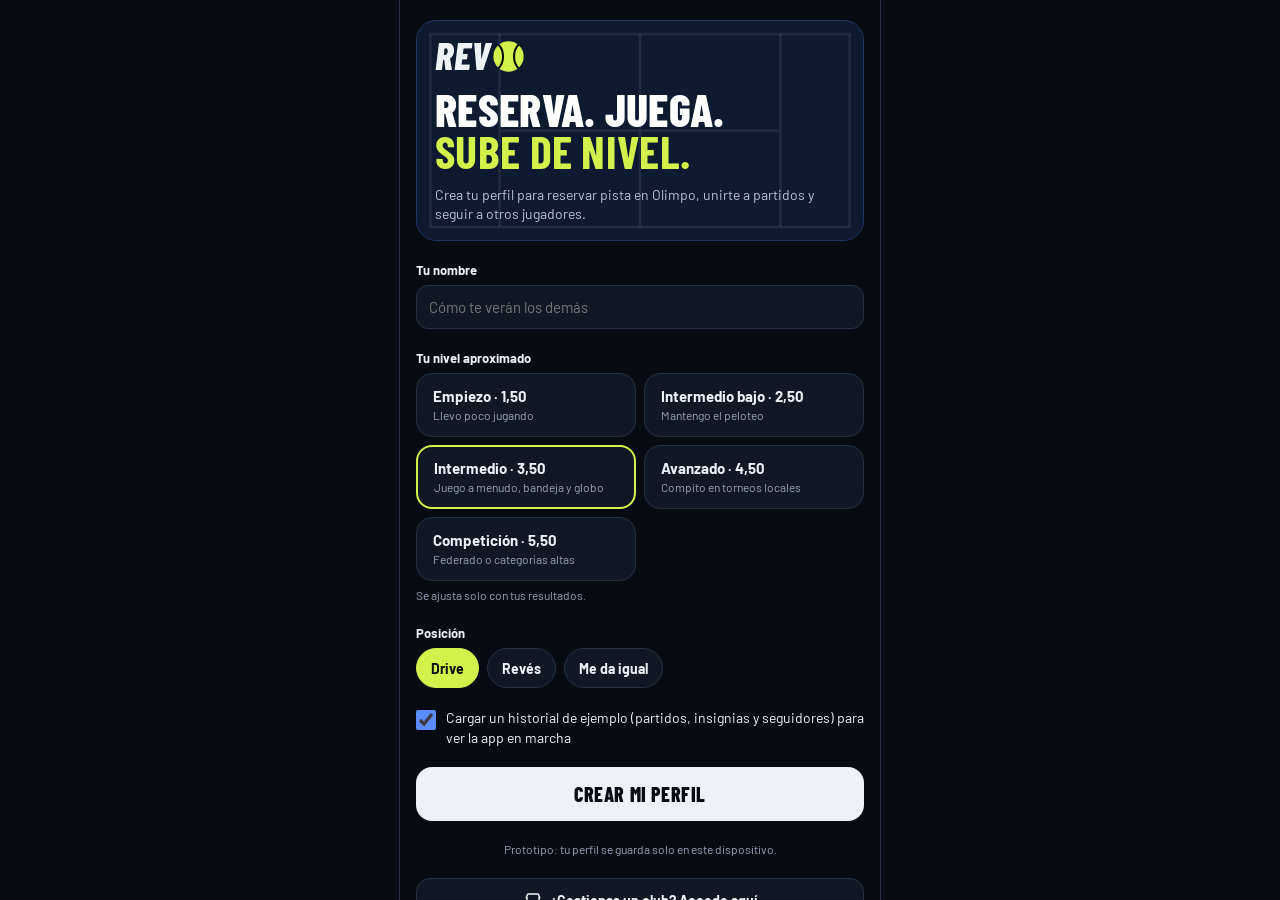
<file: demo/index.html>
<!doctype html>
<html lang="es">
<head>
<meta charset="utf-8">
<meta name="viewport" content="width=device-width,initial-scale=1,viewport-fit=cover">
<meta name="theme-color" content="#080C12">
<meta name="description" content="Revo Pádel: reserva pista, únete a partidos y sube de nivel en tu club de pádel.">
<link rel="manifest" href="manifest.webmanifest">
<link rel="icon" href="../icon-192.png" type="image/png">
<link rel="apple-touch-icon" href="../apple-touch-icon.png">
<meta name="apple-mobile-web-app-capable" content="yes">
<meta name="mobile-web-app-capable" content="yes">
<meta name="apple-mobile-web-app-status-bar-style" content="black-translucent">
<meta name="apple-mobile-web-app-title" content="Revo">
<style>
:root{padding-top:env(safe-area-inset-top,0px);padding-bottom:env(safe-area-inset-bottom,0px);box-sizing:border-box}
html,body{margin:0;height:100%}
body{font:14px/1.4 system-ui,sans-serif;-webkit-tap-highlight-color:transparent;overscroll-behavior:none}
img{max-width:100%}
</style>
<title>Revo Pádel</title>
<link rel="stylesheet" href="../web/fonts/fonts.css">
<style>
/* Layout: one-column phone app shell, max 480px, bottom tab bar.
   Look "Pista nocturna": a court under floodlights — near-black ground, ball lime for action, electric blue for information, condensed scoreboard type. Single dark theme by design. */
:root{
  --bg:#080C12; --surface:#111823; --surface2:#1A2331; --ink:#EEF2F7; --muted:#97A3B6; --line:#243042;
  --accent:#5B8CFF; --accent-ink:#06101F; --lime:#D4F04A; --lime-ink:#0A0F05;
  --hero:#0D1A30; --hero-ink:#FFFFFF; --hero-muted:#B8C4D6; --hero2:#1A2B4A;
  --ok:#4ADE80; --ok-bg:#0F2E1C; --bad:#FF7A7A; --warn:#FCD34D; --warn-bg:#332708; --soft:#14223D;
  --turf:#2251D6; --bar:#0B1119;
  --font-d:'Barlow Condensed', 'Arial Narrow', 'Roboto Condensed', sans-serif;
  --font-b:'Barlow', 'Segoe UI', system-ui, sans-serif;
  color-scheme:dark;
}
[hidden]{display:none!important}
html,body{height:100%}
body{background:var(--bg);color:var(--ink);font-family:var(--font-b);font-size:15px;line-height:1.4}
button,input,select{font-family:inherit;font-size:inherit;color:inherit}
button{cursor:pointer}
:focus-visible{outline:2px solid var(--accent);outline-offset:2px}
.g{padding-left:max(16px,env(safe-area-inset-left,0px));padding-right:max(16px,env(safe-area-inset-right,0px))}
#app{height:100%;max-width:480px;margin:0 auto;display:flex;flex-direction:column;background:var(--bg)}
@media (min-width:520px){#app{border-left:1px solid var(--line);border-right:1px solid var(--line)}}
.top{padding-block:14px 8px;display:flex;flex-direction:column;gap:6px}
.toprow{display:flex;justify-content:space-between;align-items:center;gap:8px}
.top h1{margin:0;font-family:var(--font-d);font-size:28px;font-weight:700;letter-spacing:-.5px;text-wrap:balance}
.titlerow{display:flex;align-items:center;gap:10px}
.clubbtn{border:none;background:none;padding:0;min-height:44px;color:var(--accent);font-weight:700;font-size:14px;display:inline-flex;align-items:center;gap:4px}
.iconbtn{position:relative;width:44px;height:44px;border-radius:22px;border:1px solid var(--line);background:var(--surface);display:inline-flex;align-items:center;justify-content:center;flex:none}
.badge{position:absolute;top:-4px;right:-4px;min-width:20px;height:20px;border-radius:10px;background:var(--accent);color:var(--accent-ink);font-size:12px;font-weight:700;display:flex;align-items:center;justify-content:center;padding:0 4px}
main{flex:1;overflow-y:auto;padding-block:6px 28px}
.stack{display:flex;flex-direction:column;gap:20px}
.sec{display:flex;flex-direction:column;gap:10px}
.sec>h2{margin:0;font-size:15px;font-weight:700}
.row{display:flex;gap:8px;flex-wrap:wrap;align-items:center}
.scroller{display:flex;gap:8px;overflow-x:auto;padding-bottom:2px}
.scroller>*{flex:none}
.muted{color:var(--muted)} .small{font-size:13px} .xs{font-size:12px}
.num{font-variant-numeric:tabular-nums}
.chip{min-height:40px;padding:0 14px;border-radius:20px;border:1px solid var(--line);background:var(--surface);color:var(--ink);font-weight:700;font-size:14px}
.chip.on{background:var(--ink);color:var(--bg);border-color:var(--ink)}
.chip.lime.on{background:var(--lime);color:var(--lime-ink);border-color:var(--lime)}
.day{flex:1 0 50px;min-height:60px;border-radius:14px;border:1px solid var(--line);background:var(--surface);display:flex;flex-direction:column;align-items:center;justify-content:center;gap:2px}
.day span{font-size:12px} .day b{font-size:18px}
.day.on{background:var(--ink);color:var(--bg);border-color:var(--ink)}
.card{background:var(--surface);border:1px solid var(--line);border-radius:16px;padding:14px 16px}
.hero{background:var(--hero);color:var(--hero-ink);border-radius:20px;padding:16px 18px;display:flex;flex-direction:column;gap:10px}
.hero .eyebrow{font-size:12px;text-transform:uppercase;letter-spacing:1px;color:var(--lime);font-weight:700}
.hero .sub{color:var(--hero-muted);font-size:13px}
.btn{min-height:44px;padding:0 18px;border-radius:22px;border:none;font-weight:700;font-size:14px;display:inline-flex;align-items:center;justify-content:center;gap:8px;text-align:center}
.btn-lime{background:var(--lime);color:var(--lime-ink)}
.btn-ink{background:var(--ink);color:var(--bg)}
.btn-acc{background:var(--accent);color:var(--accent-ink)}
.btn-line{background:var(--surface);color:var(--ink);border:1px solid var(--line)}
.btn-dash{background:var(--surface);color:var(--accent);border:1.5px dashed var(--accent);border-radius:14px}
.btn-danger{background:transparent;color:var(--bad);border:1px solid var(--line)}
.btn-block{width:100%} .btn-lg{min-height:52px;font-size:16px;border-radius:26px}
.btn-sm{min-height:36px;padding:0 12px;font-size:13px}
.btn[disabled]{opacity:.5;cursor:not-allowed}
.court{min-height:64px;padding:12px 16px;border-radius:16px;border:1px solid var(--line);background:var(--surface);display:flex;justify-content:space-between;align-items:center;text-align:left;gap:12px}
.court.on{border:2px solid var(--accent)}
.court b{display:block;font-size:15px}
.slots{display:grid;grid-template-columns:repeat(4,minmax(0,1fr));gap:8px}
.slot{min-height:52px;line-height:1.15;border-radius:12px;border:1px solid var(--line);background:var(--surface);color:var(--ink);font-weight:700;font-size:14px;font-variant-numeric:tabular-nums}
.slot.on{background:var(--accent);color:var(--accent-ink);border-color:var(--accent)}
.slot.busy{background:var(--surface2);color:var(--muted);border-style:dashed;text-decoration:line-through}
.slot.wait{background:var(--surface);color:var(--ink);border:2px dashed var(--accent);text-decoration:none}
.notice{background:var(--soft);color:var(--ink);border-radius:14px;padding:12px 14px;font-size:14px;display:flex;gap:10px;align-items:center}
.notice.dark{background:var(--hero);color:var(--hero-ink)}
.tag{font-size:12px;font-weight:700;padding:4px 10px;border-radius:10px;white-space:nowrap}
.tag.ok{background:var(--ok-bg);color:var(--ok)} .tag.wait{background:var(--warn-bg);color:var(--warn)}
.tag.free{background:var(--surface2);color:var(--muted)} .tag.lvl{background:var(--soft);color:var(--accent)}
.tag.lime{background:var(--lime);color:var(--lime-ink)}
.av{width:36px;height:36px;border-radius:18px;display:inline-flex;align-items:center;justify-content:center;font-size:12px;font-weight:700;background:var(--ink);color:var(--bg);flex:none}
.av.me{background:var(--lime);color:var(--lime-ink)}
.av.empty{background:transparent;border:1.5px dashed var(--muted);color:var(--muted)}
.av.lg{width:64px;height:64px;border-radius:32px;font-size:22px;font-family:var(--font-d)}
.list{display:flex;flex-direction:column;gap:10px}
.item{display:flex;gap:12px;align-items:center}
.grow{flex:1;min-width:0}
.bar{border-top:1px solid var(--line);background:var(--surface);display:flex;align-items:center;gap:12px;padding-block:12px}
.tabs{display:flex;justify-content:space-around;background:var(--surface);border-top:1px solid var(--line);padding-block:6px 8px}
.tab{display:flex;flex-direction:column;align-items:center;gap:2px;min-width:56px;min-height:44px;justify-content:center;border:none;background:none;color:var(--muted);font-size:12px;padding:0}
.tab.on{color:var(--accent);font-weight:700}
.stats{display:grid;grid-template-columns:repeat(4,minmax(0,1fr));gap:8px}
.stat{background:var(--hero2);border-radius:14px;padding:10px 6px;display:flex;flex-direction:column;align-items:center;gap:2px}
.stat b{font-size:20px} .stat span{font-size:11px;color:var(--hero-muted)}
.prog{height:8px;border-radius:4px;background:var(--hero2);overflow:hidden}
.prog>div{height:100%;background:var(--lime);border-radius:4px}
.prog.light{background:var(--surface2)}
.badges{display:grid;grid-template-columns:repeat(3,minmax(0,1fr));gap:10px}
.bdg{background:var(--surface);border:1px solid var(--line);border-radius:16px;padding:12px 6px;display:flex;flex-direction:column;align-items:center;gap:6px;text-align:center}
.bdg .ring{width:52px;height:52px;border-radius:26px;display:flex;align-items:center;justify-content:center;color:var(--lime-ink)}
.bdg.off{opacity:.6} .bdg.off .ring{background:var(--surface2);border:1px dashed var(--muted);color:var(--muted)}
.bdg b{font-size:13px} .bdg span{font-size:11px;color:var(--muted);line-height:1.3}
.res{width:40px;height:40px;border-radius:12px;display:flex;align-items:center;justify-content:center;font-weight:700;flex:none}
.res.w{background:var(--lime);color:var(--lime-ink)} .res.l{background:var(--surface2);color:var(--muted)}
.up{color:var(--ok);font-weight:700} .down{color:var(--bad);font-weight:700}
.prods{display:grid;grid-template-columns:repeat(2,minmax(0,1fr));gap:12px}
.prod{background:var(--surface);border:1px solid var(--line);border-radius:18px;padding:10px;display:flex;flex-direction:column;gap:8px}
.prod .pic{height:96px;border-radius:12px;background:var(--surface2);display:flex;align-items:center;justify-content:center;color:var(--muted)}
.field{display:flex;flex-direction:column;gap:6px}
.field label{font-size:13px;font-weight:700}
.input{min-height:44px;border-radius:12px;border:1px solid var(--line);background:var(--surface);padding:0 12px;width:100%;box-sizing:border-box}
.sets{display:grid;grid-template-columns:auto repeat(3,minmax(0,1fr));gap:8px;align-items:center}
.sets .input{text-align:center;padding:0 4px}
.search{display:flex;align-items:center;gap:10px;min-height:48px;padding:0 14px;background:var(--surface);border:1px solid var(--line);border-radius:14px}
.search input{flex:1;border:none;outline:none;background:transparent;min-width:0}
.sr{position:absolute;width:1px;height:1px;overflow:hidden;clip:rect(0 0 0 0);white-space:nowrap}
.podium{display:grid;grid-template-columns:repeat(3,minmax(0,1fr));gap:8px;align-items:end}
.pod{display:flex;flex-direction:column;align-items:center;gap:6px;text-align:center}
.pod .blk{width:100%;border-radius:14px 14px 0 0;display:flex;flex-direction:column;align-items:center;justify-content:center;color:var(--lime-ink)}
.rank-row{display:flex;align-items:center;gap:12px;padding:10px 16px;min-height:44px}
.rank-row.me{background:var(--soft)}
.tiles{display:grid;grid-template-columns:repeat(2,minmax(0,1fr));gap:10px}
.tile{background:var(--surface);border:1px solid var(--line);border-radius:16px;padding:12px 14px;display:flex;flex-direction:column;gap:4px}
.tile b{font-size:22px;font-variant-numeric:tabular-nums}
.tl{overflow-x:auto}
.tl-in{min-width:640px;display:flex;flex-direction:column;gap:8px}
.tl-row{display:grid;grid-template-columns:72px 1fr;gap:8px;align-items:center}
.track{position:relative;height:52px;background:var(--surface2);border-radius:10px}
.ticks{position:relative;height:16px}
.ticks span{position:absolute;font-size:11px;color:var(--muted);transform:translateX(-50%)}
.blk2{position:absolute;top:4px;bottom:4px;border-radius:8px;border:none;font-size:11px;font-weight:700;padding:0 4px;overflow:hidden;white-space:nowrap;background:var(--accent);color:var(--accent-ink)}
.blk2.mine{background:var(--lime);color:var(--lime-ink)}
.blk2.open{background:var(--soft);color:var(--accent);border:1.5px dashed var(--accent)}
.blk2.free{background:transparent;color:var(--muted);border:1.5px dashed var(--muted);font-weight:500}
.blk2.free:hover{background:var(--surface);color:var(--ink)}
.blk2.club{background:var(--ink);color:var(--bg)}
.blk2.block{background:repeating-linear-gradient(135deg,var(--surface2) 0 6px,var(--line) 6px 12px);color:var(--ink)}
.blk2.sel{outline:3px solid var(--ink);outline-offset:1px}
.legend{display:flex;flex-wrap:wrap;gap:14px;font-size:12px;color:var(--muted)}
.legend i{display:inline-block;width:12px;height:12px;border-radius:3px;vertical-align:-2px;margin-right:6px}
.empty{text-align:center;color:var(--muted);padding:24px 8px;font-size:14px}
.toast{position:fixed;left:50%;top:calc(12px + env(safe-area-inset-top,0px));transform:translateX(-50%);background:var(--ink);color:var(--bg);padding:12px 16px;border-radius:14px;font-size:14px;font-weight:700;max-width:min(420px,calc(100% - 32px));box-sizing:border-box;box-shadow:0 8px 24px rgba(0,0,0,.2);transition:opacity .2s;z-index:10}
.msgs{display:flex;flex-direction:column;gap:8px}
.msg{max-width:80%;padding:8px 12px;border-radius:16px;background:var(--surface);border:1px solid var(--line);align-self:flex-start;display:flex;flex-direction:column;gap:2px;overflow-wrap:anywhere}
.msg.me{align-self:flex-end;background:var(--lime);color:var(--lime-ink);border-color:var(--lime)}
.msg .who{font-size:12px;font-weight:700;color:var(--accent)}
.msg .when{font-size:11px;opacity:.7;align-self:flex-end}
.sysmsg{align-self:center;font-size:12px;color:var(--muted);background:var(--surface2);padding:4px 10px;border-radius:10px;text-align:center}
.chatbtn{position:relative}
.plain{border:none;background:none;padding:0;margin:0;font:inherit;color:inherit;text-align:left;cursor:pointer}
.plain:hover b,.plain:focus-visible b{text-decoration:underline}
.hbtn{background:var(--hero2);color:var(--hero-ink);border:none;border-radius:12px;min-height:44px;padding:6px 12px;display:inline-flex;flex-direction:column;align-items:flex-start;justify-content:center;gap:0;font-size:12px;color:var(--hero-muted)}
.hbtn b{font-size:16px;color:var(--hero-ink)}
.lvls{display:grid;grid-template-columns:repeat(auto-fit,minmax(150px,1fr));gap:8px}
.chk{display:flex;gap:10px;align-items:flex-start;font-size:14px}
.chk input{width:20px;height:20px;margin:2px 0 0;accent-color:var(--accent);flex:none}
.seg{display:inline-flex;align-items:center;gap:6px;cursor:pointer}
.seg input{accent-color:var(--accent);margin:0}
.seg:has(input:checked){border-color:var(--accent);box-shadow:inset 0 0 0 1px var(--accent)}
.feed-item{display:flex;gap:12px;align-items:flex-start}
.demo{font-size:12px;color:var(--muted);text-align:center}
@media (prefers-reduced-motion: reduce){.toast{transition:none}}
/* ---- Pista nocturna ---- */
.top h1{font-family:var(--font-d);font-weight:800;text-transform:uppercase;font-size:36px;letter-spacing:.3px;line-height:.95}
.brand{display:flex;align-items:center;gap:8px}
.wm{font-family:var(--font-d);font-style:italic;font-weight:800;font-size:22px;letter-spacing:.5px;line-height:1}
.wm b{color:var(--lime);font-weight:800}
.clubbtn{color:var(--accent);min-height:32px;font-size:13px}
.sec>h2{font-size:12px;text-transform:uppercase;letter-spacing:1.4px;color:var(--muted);font-weight:700}
.sec>h2 span{text-transform:none;letter-spacing:0}
.chip.on,.day.on{background:var(--lime);color:var(--lime-ink);border-color:var(--lime)}
.day b{font-family:var(--font-d);font-size:24px;font-weight:800;line-height:1}
.court.on{border:2px solid var(--lime)}
.slot{font-family:var(--font-d);font-size:19px;font-weight:700;letter-spacing:.3px}
.slot span{font-family:var(--font-b);letter-spacing:0}
.slot.on{background:var(--lime);color:var(--lime-ink);border-color:var(--lime);box-shadow:0 0 18px rgba(212,240,74,.28)}
.hero{background-color:var(--hero);border:1px solid #1E355E;background-image:url("data:image/svg+xml,%3Csvg xmlns='http://www.w3.org/2000/svg' viewBox='0 0 200 100' preserveAspectRatio='none'%3E%3Cg fill='none' stroke='%23ffffff' stroke-opacity='.07' stroke-width='1.2' vector-effect='non-scaling-stroke'%3E%3Crect x='6' y='6' width='188' height='88'/%3E%3Cpath d='M100 6v88M37 6v88M163 6v88M37 50h126'/%3E%3C/g%3E%3C/svg%3E");background-size:100% 100%}
.hero .eyebrow{letter-spacing:1.6px}
.btn{border-radius:14px}
.btn-lg{font-family:var(--font-d);text-transform:uppercase;font-size:20px;font-weight:800;letter-spacing:.6px;border-radius:16px;min-height:54px}
.btn-lime{box-shadow:0 8px 24px rgba(212,240,74,.18)}
.btn-ink{background:var(--ink);color:var(--bg)}
.av{background:var(--surface2);color:var(--ink);border:1px solid var(--line)}
.av.me{border-color:var(--lime)}
.av.lg{font-family:var(--font-d);font-weight:800;font-size:26px}
.bar{background:var(--bar)}
.tabs{background:var(--bar)}
.tab.on{color:var(--lime)}
.tab.on svg{filter:drop-shadow(0 0 6px rgba(212,240,74,.55))}
.stat{background:rgba(255,255,255,.04);border:1px solid rgba(255,255,255,.06)}
.stat b{font-family:var(--font-d);font-size:28px;font-weight:800;line-height:1;white-space:nowrap}
.tile b{font-family:var(--font-d);font-size:32px;font-weight:800}
.res{font-family:var(--font-d);font-size:22px;font-weight:800}
.price{display:flex;flex-direction:column;align-items:flex-end;line-height:1}
.price b{font-family:var(--font-d);font-size:34px;font-weight:800;color:var(--lime)}
.courts{gap:10px;padding-bottom:4px}
.ct{flex:none;width:136px;padding:10px;border-radius:16px;border:1px solid var(--line);background:var(--surface);display:flex;flex-direction:column;align-items:flex-start;gap:3px;text-align:left;color:var(--ink)}
.ct svg{display:block;width:100%;height:auto;margin-bottom:4px;border-radius:6px}
.ct b{font-family:var(--font-d);font-size:20px;font-weight:800;text-transform:uppercase;line-height:1}
.ct .fr{font-size:12px;font-weight:700;color:var(--lime)}
.ct.on{border:2px solid var(--lime);box-shadow:0 0 22px rgba(212,240,74,.15)}
.ct.full .fr{color:var(--muted)}
.medal{width:58px;height:58px;border-radius:50%;display:flex;align-items:center;justify-content:center;color:#0A0F05;background:radial-gradient(circle at 34% 28%,rgba(255,255,255,.55) 0,rgba(255,255,255,0) 42%),var(--mc);box-shadow:0 0 0 3px var(--surface),0 0 0 5px var(--mc),0 0 22px rgba(212,240,74,.18)}
.medal.off{background:var(--surface2);box-shadow:none;border:1.5px dashed var(--muted);color:var(--muted)}
.medal.big{width:112px;height:112px}
.bdg{gap:8px}
.bdg b{font-family:var(--font-d);font-size:16px;font-weight:800;text-transform:uppercase;line-height:1.05}
.modal{position:fixed;inset:0;background:rgba(3,6,10,.8);display:flex;align-items:center;justify-content:center;z-index:30;padding:24px}
.modal-card{background:var(--surface);border:1px solid var(--line);border-radius:26px;padding:30px 22px 22px;width:100%;max-width:340px;box-sizing:border-box;text-align:center;display:flex;flex-direction:column;align-items:center;gap:12px;animation:pop .55s cubic-bezier(.2,1.5,.4,1) both}
.modal-card .eyebrow{font-size:12px;letter-spacing:1.6px;text-transform:uppercase;color:var(--lime);font-weight:700}
.modal-card h2{margin:0;font-family:var(--font-d);font-size:38px;font-weight:800;text-transform:uppercase;line-height:1}
.modal-card .medal{animation:glow 1.6s ease-in-out infinite alternate}
@keyframes pop{from{transform:scale(.6) rotate(-4deg);opacity:0}to{transform:none;opacity:1}}
@keyframes glow{from{box-shadow:0 0 0 3px var(--surface),0 0 0 5px var(--mc),0 0 18px rgba(212,240,74,.2)}to{box-shadow:0 0 0 3px var(--surface),0 0 0 5px var(--mc),0 0 46px rgba(212,240,74,.55)}}
.welcome-title{font-family:var(--font-d);font-size:46px;font-weight:800;text-transform:uppercase;line-height:.92;letter-spacing:.3px;text-wrap:balance}
.welcome-title b{color:var(--lime)}
@media (prefers-reduced-motion: reduce){.modal-card,.modal-card .medal{animation:none}}
</style>
</head>
<body>
<div id="app"></div>
<div id="toast" class="toast" role="status" aria-live="polite" hidden></div>

<script>
(function(){
'use strict';
var DOW=['Dom','Lun','Mar','Mié','Jue','Vie','Sáb'];
var MON=['ene','feb','mar','abr','may','jun','jul','ago','sep','oct','nov','dic'];
var KEY='padel-proto-v1';
var DUR=90; /* todas las reservas duran 1 h 30 min, en turnos fijos desde la apertura */
var FEE=0.35; /* gastos de gestión por cada pago (los paga el jugador, no se devuelven) */
var ART=location.origin+location.pathname; /* versión instalable: los enlaces apuntan a donde esté alojada la app */
function pad(n){return String(n).padStart(2,'0');}
function dayKey(off){var d=new Date();d.setHours(12,0,0,0);d.setDate(d.getDate()+off);return d.getFullYear()+'-'+pad(d.getMonth()+1)+'-'+pad(d.getDate());}
function parseKey(k){var p=k.split('-').map(Number);return new Date(p[0],p[1]-1,p[2],12);}
function dayName(k){if(k===dayKey(0))return 'Hoy';if(k===dayKey(1))return 'Mañana';if(k===dayKey(-1))return 'Ayer';return DOW[parseKey(k).getDay()];}
function longDay(k){var d=parseKey(k);return dayName(k)+' '+d.getDate()+' '+MON[d.getMonth()];}
function hm(m){return pad(Math.floor(m/60))+':'+pad(m%60);}
function nowMin(){var d=new Date();return d.getHours()*60+d.getMinutes();}
function euro(n){var r=Math.round(n*100)/100;return r.toLocaleString('es-ES',{minimumFractionDigits:(r%1)?2:0,maximumFractionDigits:2})+' €';}
function esc(s){return String(s==null?'':s).replace(/[&<>"']/g,function(c){return {'&':'&amp;','<':'&lt;','>':'&gt;','"':'&quot;',"'":'&#39;'}[c];});}
function uid(){return Math.random().toString(36).slice(2,10);}
function lv(n){return n.toFixed(2).replace('.',',');}
function ini(name){var p=String(name).trim().split(/\s+/);return ((p[0]||'?')[0]+((p[1]||'')[0]||'')).toUpperCase();}
function round05(n){return Math.round(n*2)/2;}

var IC={
 cal:'<rect x="3" y="4" width="18" height="18" rx="2"></rect><path d="M16 2v4M8 2v4M3 10h18"></path>',
 users:'<circle cx="9" cy="8" r="3.5"></circle><path d="M2.5 20a6.5 6.5 0 0 1 13 0"></path><path d="M19 8v6M16 11h6"></path>',
 trophy:'<path d="M8 21h8M12 17v4M7 4h10v5a5 5 0 0 1-10 0z"></path><path d="M17 5h3v2a3 3 0 0 1-3 3M7 5H4v2a3 3 0 0 0 3 3"></path>',
 bag:'<path d="M6 2 3 6v14a2 2 0 0 0 2 2h14a2 2 0 0 0 2-2V6l-3-4z"></path><path d="M3 6h18M16 10a4 4 0 0 1-8 0"></path>',
 user:'<circle cx="12" cy="8" r="4"></circle><path d="M4 21a8 8 0 0 1 16 0"></path>',
 bell:'<path d="M6 8a6 6 0 0 1 12 0c0 7 3 9 3 9H3s3-2 3-9"></path><path d="M10.3 21a1.94 1.94 0 0 0 3.4 0"></path>',
 back:'<path d="M15 18l-6-6 6-6"></path>',
 chev:'<path d="M6 9l6 6 6-6"></path>',
 right:'<path d="M9 18l6-6-6-6"></path>',
 plus:'<path d="M12 5v14M5 12h14"></path>',
 minus:'<path d="M5 12h14"></path>',
 medal:'<circle cx="12" cy="9" r="6"></circle><path d="m8.5 14-1.5 8 5-3 5 3-1.5-8"></path>',
 racket:'<ellipse cx="10" cy="9" rx="6" ry="7"></ellipse><path d="M14 14l6 6"></path>',
 ball:'<circle cx="12" cy="12" r="8"></circle><path d="M5 9c4 1 7 4 8 10M11 4c1 5 4 8 9 9"></path>',
 shirt:'<path d="M8 3l-5 3 2 5 3-1v11h8V10l3 1 2-5-5-3a4 4 0 0 1-8 0z"></path>',
 bottle:'<path d="M10 2h4v3l1.5 2.5V21a1 1 0 0 1-1 1h-5a1 1 0 0 1-1-1V7.5L10 5z"></path><path d="M8.5 12h7"></path>',
 chat:'<path d="M21 12a8 8 0 0 1-11.6 7.1L4 20.5l1.4-4.9A8 8 0 1 1 21 12z"></path>',
 share:'<circle cx="18" cy="5" r="3"></circle><circle cx="6" cy="12" r="3"></circle><circle cx="18" cy="19" r="3"></circle><path d="M8.6 13.5l6.8 4M15.4 6.5l-6.8 4"></path>',
 store:'<path d="M3 9l2-5h14l2 5"></path><path d="M4 9v11h16V9"></path><path d="M9 20v-6h6v6"></path>'
};
function logo(sz){sz=sz||26;return '<svg aria-hidden="true" width="'+sz+'" height="'+sz+'" viewBox="0 0 24 24"><circle cx="12" cy="12" r="11" fill="#D4F04A"></circle><path d="M4.5 5.5c3.5 3 3.5 10 0 13M19.5 5.5c-3.5 3-3.5 10 0 13" fill="none" stroke="#0A0F05" stroke-width="1.8" stroke-linecap="round"></path></svg>';}
function wordmark(sz){var h=Math.round((sz||26)*1.15),w=Math.round(h*400/170);return '<span class="brand"><svg role="img" aria-label="Revo" width="'+w+'" height="'+h+'" viewBox="0 0 400 170" style="display:block;color:var(--ink)"><text x="0" y="142" font-family="Barlow Condensed, Arial Narrow, sans-serif" font-style="italic" font-weight="800" font-size="164" fill="currentColor" textLength="236" lengthAdjust="spacingAndGlyphs">REV</text><circle cx="320" cy="85" r="66" fill="#D4F04A"></circle><path d="M278 35C302 62 302 108 278 135M362 35C338 62 338 108 362 135" fill="none" stroke="#0A0F05" stroke-width="9" stroke-linecap="round"></path></svg></span>';}
function courtSvg(single){var y1=single?24:8,y2=single?76:92,ym=50;
  return '<svg aria-hidden="true" viewBox="0 0 200 100"><rect x="0" y="0" width="200" height="100" fill="#0B1B3D"></rect><rect x="8" y="'+y1+'" width="184" height="'+(y2-y1)+'" fill="var(--turf)" stroke="#fff" stroke-width="2.5"></rect><path d="M38 '+y1+'V'+y2+'M162 '+y1+'V'+y2+'M38 '+ym+'H162" stroke="#fff" stroke-width="2.5" fill="none"></path><path d="M100 '+(y1-5)+'V'+(y2+5)+'" stroke="#D4F04A" stroke-width="4"></path></svg>';}
function medal(b,on,big){return '<span class="medal'+(on?'':' off')+(big?' big':'')+'" style="--mc:'+b.c+'">'+ic(b.g==='win'?'trophy':'medal',big?46:26)+'</span>';}
function ic(n,sz,extra){return '<svg aria-hidden="true" width="'+(sz||20)+'" height="'+(sz||20)+'" viewBox="0 0 24 24" fill="none" stroke="currentColor" stroke-width="2" stroke-linecap="round" stroke-linejoin="round"'+(extra||'')+'>'+IC[n]+'</svg>';}

/* ---------- datos de ejemplo ---------- */
var NAMES=['Ana L.','Javi R.','Marta G.','Pablo S.','Dani T.','Rocío C.','Luis B.','Sara M.','Nacho T.','Olga P.','Curro F.','Inma R.'];
function seed(){
  var r=7;function rnd(){r=(r*16807)%2147483647;return (r-1)/2147483646;}
  var clubs={
    olimpo:{id:'olimpo',name:'Olimpo',city:'Cabra',short:'OL',price:20,ppm:4.5,ppa:5,cut:840,open:540,close:1380,courts:JSON.parse(JSON.stringify(OLIMPO_COURTS))},
    vial:{id:'vial',name:'C.D. El Vial',city:'Córdoba',short:'EV',price:24,ppm:4.5,ppa:4.5,cut:840,open:540,close:1380,courts:[{id:'p1',name:'Pista 1',desc:'Cubierta · cristal'},{id:'p2',name:'Pista 2',desc:'Cubierta · cristal'},{id:'p3',name:'Pista 3',desc:'Exterior · cristal'},{id:'p4',name:'Pista 4',desc:'Exterior · muro'}]},
    openarena:JSON.parse(JSON.stringify(CLUB_OA))
  };
  var starts=[540,630,720,990,1080,1170,1260],bookings=[];
  for(var off=0;off<7;off++){var date=dayKey(off);
    Object.keys(clubs).forEach(function(cid){clubs[cid].courts.forEach(function(ct){starts.forEach(function(st){
      if(rnd()<0.42){
        var sz=ct.size||4,n=rnd()<0.3?1+Math.floor(rnd()*(sz-1)):sz;
        var pool=NAMES.slice().sort(function(){return rnd()-0.5;}),ps=[];
        for(var i=0;i<n;i++)ps.push({name:pool[i],paid:true,owner:i===0});
        var base=2.5+Math.floor(rnd()*5)*0.5;
        bookings.push({id:uid(),club:cid,court:ct.id,date:date,start:st,dur:DUR,players:ps,open:n<sz,lvlMin:base,lvlMax:base+0.5,status:'ok',payMode:'split'});
      }});});});
  }
  return {
    v:1,olimpo5:true,pp45:true,clubs:clubs,bookings:bookings,currentClub:'olimpo',
    me:{name:'',registered:false,pos:'Drive',following:[],followers:[],level:3.52,hist:[3.38,3.42,3.40,3.45,3.46,3.44,3.47,3.52],pastBookings:43,pastEarly:4,pastTourn:1,pastMatches:34,pastWins:20,pastBest:3,
        partners:['Javi R.','Marta G.','Sara M.','Ana L.','Pablo S.','Dani T.','Curro F.','Inma R.','Olga P.'],clubs:['olimpo','vial'],rankBase:{olimpo:20,vial:7,openarena:0},unlocked:[]},
    results:[
      {id:uid(),date:dayKey(-1),club:'olimpo',partner:'Javi R.',rivals:['Ana L.','Pablo S.'],sets:[[6,4],[7,5]],win:true,status:'ok',delta:0.05,seeded:true},
      {id:uid(),date:dayKey(-4),club:'vial',partner:'Marta G.',rivals:['Rocío C.','Luis B.'],sets:[[4,6],[6,3],[5,7]],win:false,status:'ok',delta:-0.03,seeded:true},
      {id:uid(),date:dayKey(-6),club:'olimpo',partner:'Sara M.',rivals:['Dani T.','Nacho T.'],sets:[[6,2],[6,3]],win:true,status:'pend',delta:0.05},
      {id:uid(),date:dayKey(-9),club:'olimpo',partner:'Javi R.',rivals:['Curro F.','Inma R.'],sets:[[7,6],[6,4]],win:true,status:'ok',delta:0.04,seeded:true}
    ],
    rank:{olimpo:[['Marta G.',31],['Pablo S.',27],['Ana L.',24],['Dani T.',22],['Javi R.',17],['Curro F.',14]],vial:[['Sara M.',28],['Rocío C.',25],['Luis B.',21],['Nacho T.',18],['Olga P.',15]],openarena:JSON.parse(JSON.stringify(RANK_OA))},
    tournaments:[
      {id:'t1',club:'olimpo',name:'Torneo de Otoño',date:dayKey(10),cat:'mixto',catLabel:'Mixto · 3ª categoría',max:16,entries:12,joined:false,fee:30},
      {id:'t2',club:'olimpo',name:'Americano nocturno',date:dayKey(23),cat:'masc',catLabel:'Masculino · nivel medio',max:16,entries:10,joined:false,fee:20},
      {id:'t3',club:'olimpo',name:'Open femenino',date:dayKey(30),cat:'fem',catLabel:'Femenino · 2ª y 3ª cat.',max:16,entries:6,joined:false,fee:30},
      {id:'t4',club:'vial',name:'Liga mixta · jornada 4',date:dayKey(8),cat:'mixto',catLabel:'Mixto · por niveles',max:12,entries:12,joined:false,fee:15},
      {id:'t5',club:'vial',name:'Torneo de Navidad',date:dayKey(45),cat:'masc',catLabel:'Masculino · 3ª y 4ª cat.',max:24,entries:9,joined:false,fee:35}
    ].concat(TOURN_OA()),
    products:[
      {id:'pala1',cat:'Palas',name:'Pala de control',price:129,icon:'racket'},
      {id:'pala2',cat:'Palas',name:'Pala de potencia',price:149,icon:'racket'},
      {id:'bote',cat:'Pelotas',name:'Bote de 3 pelotas',price:6,icon:'ball'},
      {id:'cami',cat:'Textil',name:'Camiseta del club',price:20,icon:'shirt'},
      {id:'grip',cat:'Accesorios',name:'Overgrip (pack de 3)',price:7,icon:'racket'},
      {id:'paletero',cat:'Accesorios',name:'Paletero',price:39,icon:'bag'}
    ],
    cart:{},orders:[],waitlist:[],notifs:[]
  };
}
/* Olimpo: 4 pistas de dobles y 1 individual (size = jugadores por partido) */
var OLIMPO_COURTS=[{id:'p1',name:'Pista 1',desc:'Dobles · 2 vs 2',size:4},{id:'p2',name:'Pista 2',desc:'Dobles · 2 vs 2',size:4},{id:'p3',name:'Pista 3',desc:'Dobles · 2 vs 2',size:4},{id:'p4',name:'Pista 4',desc:'Dobles · 2 vs 2',size:4},{id:'p5',name:'Pista 5',desc:'Individual · 1 vs 1',size:2}];
/* OPEN Arena (Córdoba): pistas, horario y precio son de ejemplo */
var CLUB_OA={id:'openarena',name:'OPEN Arena',city:'Córdoba',short:'OA',price:22,ppm:4.5,ppa:4.5,cut:840,open:540,close:1380,courts:[
  {id:'p1',name:'Pista 1',desc:'Cubierta · cristal'},{id:'p2',name:'Pista 2',desc:'Cubierta · cristal'},{id:'p3',name:'Pista 3',desc:'Cubierta · cristal'},
  {id:'p4',name:'Pista 4',desc:'Exterior · cristal'},{id:'p5',name:'Pista 5',desc:'Exterior · muro'}]};
var RANK_OA=[['Paco M.',30],['Lucía R.',26],['Álvaro G.',23],['Carmen V.',19],['Rafa D.',16],['Elena S.',12]];
function TOURN_OA(){return [
  {id:'t6',club:'openarena',name:'OPEN de Otoño',date:dayKey(12),cat:'mixto',catLabel:'Mixto · todas las categorías',max:32,entries:21,joined:false,fee:30},
  {id:'t7',club:'openarena',name:'Americano de los jueves',date:dayKey(2),cat:'masc',catLabel:'Masculino · nivel medio',max:16,entries:13,joined:false,fee:15}];}
function genBookings(cid,cl){
  var starts=[540,630,720,990,1080,1170,1260],out=[];
  for(var off=0;off<7;off++){var date=dayKey(off);
    cl.courts.forEach(function(ct){starts.forEach(function(st){
      if(Math.random()<0.45){var sz=ct.size||4,n=Math.random()<0.3?1+Math.floor(Math.random()*(sz-1)):sz;
        var pool=NAMES.slice().sort(function(){return Math.random()-0.5;}),ps=[];
        for(var i=0;i<n;i++)ps.push({name:pool[i],paid:true,owner:i===0});
        var base=2.5+Math.floor(Math.random()*5)*0.5;
        out.push({id:uid(),club:cid,court:ct.id,date:date,start:st,dur:DUR,players:ps,open:n<sz,lvlMin:base,lvlMax:base+0.5,status:'ok',payMode:'split'});}});});}
  return out;
}
var PLANS={olimpo:'pro',vial:'club',openarena:'pro'}; /* Plan Club 35 €/mes · Plan Pro 45 €/mes (incluye tienda online) */
function isPro(k){return (S.clubs[k]&&S.clubs[k].plan||PLANS[k])==='pro';}
/* Catálogo de cada club. Olimpo: solo bolas Bullpadel (precio de ejemplo). OPEN Arena: catálogo de ejemplo. */
var OLIMPO_PRODUCTS=[{id:'ol-bullpadel',club:'olimpo',cat:'Pelotas',name:'Bote de bolas Bullpadel (3 uds.)',price:6,icon:'ball'},{id:'ol-agua',club:'olimpo',cat:'Bebidas',name:'Botella de agua',price:1,icon:'bottle'}];
function ensureProducts(st){
  st.products.forEach(function(p){if(!p.club)p.club='openarena';});
  OLIMPO_PRODUCTS.forEach(function(op){if(!st.products.some(function(p){return p.id===op.id;}))st.products.push(JSON.parse(JSON.stringify(op)));});
}
function addonProduct(b){if(!b||!isPro(b.club))return null;return S.products.filter(function(p){return p.club===b.club&&p.cat==='Pelotas';})[0]||null;}
function waterProduct(b){if(!b||!isPro(b.club))return null;return S.products.filter(function(p){return p.club===b.club&&p.cat==='Bebidas';})[0]||null;}
function clubProducts(){return S.products.filter(function(p){return p.club===S.currentClub;});}
function cartKeys(){return Object.keys(S.cart).filter(function(k){return clubProducts().some(function(p){return p.id===k;});});}
var PINS={olimpo:'1111',vial:'2222',openarena:'3333'}; /* códigos de prueba del panel; en la app real cada club tendrá su usuario y contraseña */
function migrate(s){
  ensureProducts(s);
  Object.keys(s.clubs).forEach(function(k){if(!s.clubs[k].plan)s.clubs[k].plan=PLANS[k]||'club';});
  if(s.me.registered===undefined)s.me.registered=false;
  if(!s.me.following)s.me.following=[];
  if(!s.me.followers)s.me.followers=[];
  if(!s.pp45){['vial','openarena'].forEach(function(k){var c=s.clubs[k];if(c){c.ppm=4.5;c.ppa=4.5;c.cut=840;}});s.pp45=true;}
  if(s.clubs.olimpo&&s.clubs.olimpo.ppm==null){s.clubs.olimpo.ppm=4.5;s.clubs.olimpo.ppa=5;s.clubs.olimpo.cut=840;}
  if(!s.olimpo5){
    s.clubs.olimpo.courts=JSON.parse(JSON.stringify(OLIMPO_COURTS));
    s.bookings=s.bookings.filter(function(b){return !(b.club==='olimpo'&&b.court==='p3'&&!b.players.some(function(p){return p.me;}));});
    s.bookings=s.bookings.concat(genBookings('olimpo',{courts:OLIMPO_COURTS.slice(2)}));
    s.olimpo5=true;
  }
  if(!s.clubs.openarena&&!s.onlyOlimpo){
    s.clubs.openarena=JSON.parse(JSON.stringify(CLUB_OA));
    s.bookings=s.bookings.concat(genBookings('openarena',s.clubs.openarena));
    s.rank.openarena=JSON.parse(JSON.stringify(RANK_OA));
    s.tournaments=s.tournaments.concat(TOURN_OA());
    s.me.rankBase.openarena=0;
  }
}
function load(){try{var t=localStorage.getItem(KEY);if(t){var s=JSON.parse(t);if(s&&s.v===1)return s;}}catch(e){}return null;}
function save(){try{localStorage.setItem(KEY,JSON.stringify(S));}catch(e){}}

/* Piloto: solo Olimpo. El resto de clubs se quita de los datos de la demo */
var ONLY='olimpo';
function onlyOlimpo(st){
  Object.keys(st.clubs).forEach(function(k){if(k!==ONLY)delete st.clubs[k];});
  var keep=function(x){return x.club===ONLY;};
  st.bookings=st.bookings.filter(keep);st.tournaments=st.tournaments.filter(keep);st.products=st.products.filter(keep);
  st.orders=(st.orders||[]).filter(keep);st.waitlist=(st.waitlist||[]).filter(keep);
  st.results.forEach(function(r){r.club=ONLY;});
  Object.keys(st.rank).forEach(function(k){if(k!==ONLY)delete st.rank[k];});
  st.me.clubs=[ONLY];var rb=st.me.rankBase||{};st.me.rankBase={};st.me.rankBase[ONLY]=rb[ONLY]||0;
  st.currentClub=ONLY;st.onlyOlimpo=true;
}
var S=load();var fresh=!S;if(!S){S=seed();ensureProducts(S);Object.keys(S.clubs).forEach(function(k){S.clubs[k].plan=PLANS[k]||'club';});onlyOlimpo(S);}else{migrate(S);onlyOlimpo(S);save();}
var UI={regName:'',regLevel:3.5,regPos:'Drive',regClub:'olimpo',regDemo:true,ctab:'act',pq:'',follOnly:false,prev:[],mode:'player',tab:'reservar',sub:null,date:dayKey(0),court:null,slot:null,makeOpen:false,payId:null,
  mclub:'todos',lvlOnly:true,tcat:'todos',cat:'Todo',q:'',ptab:'res',rankClub:null,confirm:null,panelClub:null,panelDay:dayKey(0),panelSel:null};
if(!S.me.registered)UI.regName=S.me.name||'';

/* ---------- cálculos ---------- */
function club(){return S.clubs[S.currentClub];}
function courtName(c,id){var x=S.clubs[c].courts.filter(function(k){return k.id===id;})[0];return x?x.name:id;}
function courtSize(c,id){var k=S.clubs[c].courts.filter(function(x){return x.id===id;})[0];return (k&&k.size)||4;}
function cap(b){return courtSize(b.club,b.court);}
function modeLabel(b){return cap(b)===2?'Individual 1 vs 1':'Dobles 2 vs 2';}
function chatName(b){return S.clubs[b.club].name+' · '+courtName(b.club,b.court)+' · '+longDay(b.date)+' '+hm(b.start);}
function ensureChat(b){
  if(b.chat)return b.chat;
  b.chat=[];
  var others=b.players.filter(function(p){return !p.me;});
  if(others.length&&b.open){
    var left=cap(b)-b.players.length;
    b.chat.push({from:others[0].name,text:left>0?'¡Buenas! Nos '+(left===1?'falta 1':'faltan '+left)+' para '+(cap(b)===2?'el individual':'completar')+'. Nivel '+lv(b.lvlMin)+'–'+lv(b.lvlMax)+', buen rollo.':'¡Ya estamos todos! Nos vemos en la pista.',at:Date.now()-3600000});
    if(others[1])b.chat.push({from:others[1].name,text:'Yo llevo bolas nuevas.',at:Date.now()-1800000});
  }
  b.chatSeen=b.chat.length;
  return b.chat;
}
function unread(b){if(!b.chat)return 0;return b.chat.slice(b.chatSeen||0).filter(function(m){return m.from!=='me'&&m.from!=='sys';}).length;}
function chatBtn(b,label){var u=unread(b);return '<button class="btn btn-line chatbtn" data-act="openChat" data-id="'+b.id+'" aria-label="'+(label||'Chat')+(u?' ('+u+' sin leer)':'')+'">'+ic('chat',18)+(label||'Chat')+(u?'<span class="badge">'+u+'</span>':'')+'</button>';}
function botReply(b,text){
  var t=text.toLowerCase();
  if(/bola|pelota/.test(t))return 'Yo llevo un bote nuevo.';
  if(/tarde/.test(t))return 'Sin problema, vamos calentando.';
  if(/nivel/.test(t))return 'Rondamos el '+lv(b.lvlMin)+'–'+lv(b.lvlMax)+', pero venimos a pasarlo bien.';
  if(/pag/.test(t))return 'Yo ya lo tengo pagado por la app.';
  if(/hora|cuándo|cuando|antes/.test(t))return 'Allí 10 minutos antes para calentar.';
  if(/lluv|llueve/.test(t))return 'Si llueve jugamos en cubierta, el club nos cambia la pista.';
  var r=['¡Perfecto!','Genial, nos vemos en la pista.','Ok, contad conmigo.','Vamos a por ellos.','Me parece bien.'];
  return r[Math.floor(Math.random()*r.length)];
}
/* Precio por jugador: tarifa de mañana/tarde si el club la tiene (Olimpo), si no, precio por hora repartido */
function perPlayer(cid,ctId,start){var c=S.clubs[cid];if(c.ppm!=null)return start<c.cut?c.ppm:c.ppa;return c.price*DUR/60/courtSize(cid,ctId);}
function price(b){return perPlayer(b.club,b.court,b.start)*cap(b);}
var LIMIT=120; /* minutos antes del partido en que se comprueba si está completo */
function startMs(b){var p=b.date.split('-').map(Number);return new Date(p[0],p[1]-1,p[2],0,b.start).getTime();}
function paidAmount(b,p){return p.amt!=null?p.amt:perPlayer(b.club,b.court,b.start);}
/* Anula la reserva y devuelve a cada jugador lo que pagó */
function cancelAndRefund(b,reason){
  if(b.status==='cancel')return 0;
  var mine=0;
  b.players.forEach(function(p){if(p.paid){var a=paidAmount(b,p);p.paid=false;p.refunded=a;if(p.me)mine+=a;}});
  b.status='cancel';b.cancelReason=reason;
  if(mine>0){S.refunds=S.refunds||[];S.refunds.unshift({id:uid(),amount:mine,text:S.clubs[b.club].name+' · '+courtName(b.club,b.court)+' · '+longDay(b.date)+' '+hm(b.start),reason:reason,at:Date.now()});}
  onCancelled(b);
  return mine;
}
function refundOne(b,p){if(!p.paid)return 0;var a=paidAmount(b,p);p.paid=false;
  if(p.me){S.refunds=S.refunds||[];S.refunds.unshift({id:uid(),amount:a,text:S.clubs[b.club].name+' · '+courtName(b.club,b.court)+' · '+longDay(b.date)+' '+hm(b.start),reason:'Has salido del partido',at:Date.now()});}
  return a;}
/* Partidos sin completar a falta de LIMIT minutos: se anulan y se devuelve el dinero */
function checkDeadlines(force){
  var now=Date.now(),changed=false;
  S.bookings.forEach(function(b){
    if(!active(b)||!b.open||b.players.length>=cap(b))return;
    var t=startMs(b);if(t<now-6*3600000)return;
    if(force!==b.id&&b.created&&b.created>t-LIMIT*60000)return;
    if(force===b.id||now>=t-LIMIT*60000){
      var mine=cancelAndRefund(b,'Faltaban jugadores');changed=true;
      if(isMine(b))notify('El partido de '+S.clubs[b.club].name+' del '+longDay(b.date)+' a las '+hm(b.start)+' se ha anulado porque faltaban jugadores.'+(mine?' Te hemos devuelto '+euro(mine)+'.':''));
    }});
  return changed;
}
/* Política de cancelación voluntaria: >24 h 100 %; 24–6 h 75 % (o 100 % en saldo); <6 h sin devolución */
var POLICY={free:24*60,partial:6*60,pct:0.75};
function tier(b){var m=(startMs(b)-Date.now())/60000;
  if(m>=POLICY.free)return {pct:1,label:'más de 24 h antes'};
  if(m>=POLICY.partial)return {pct:POLICY.pct,label:'entre 24 h y 6 h antes'};
  return {pct:0,label:'menos de 6 h antes'};}
function policyText(){return 'Cancelación: gratis hasta 24 h antes. Entre 24 h y 6 h se devuelve el 75 % (o el 100 % en saldo para la app). Con menos de 6 h no hay devolución. Si el partido se anula por falta de jugadores o lo cancela el club, se devuelve todo. Los gastos de gestión ('+euro(FEE)+' por pago) no se devuelven.';}
function credit(){return S.me.credit||0;}
function addRefund(b,amount,reason,toCredit){S.refunds=S.refunds||[];S.refunds.unshift({id:uid(),amount:amount,text:S.clubs[b.club].name+' · '+courtName(b.club,b.court)+' · '+longDay(b.date)+' '+hm(b.start),reason:reason+(toCredit?' · en saldo':''),at:Date.now()});
  if(toCredit)S.me.credit=Math.round((credit()+amount)*100)/100;}
/* ---------- compartir partido ---------- */
var DOWF=['domingo','lunes','martes','miércoles','jueves','viernes','sábado'];
var MONF=['enero','febrero','marzo','abril','mayo','junio','julio','agosto','septiembre','octubre','noviembre','diciembre'];
function absDay(k){var d=parseKey(k);return DOWF[d.getDay()]+' '+d.getDate()+' de '+MONF[d.getMonth()];}
function asciiName(n){return String(n||'').normalize('NFD').replace(/[̀-ͯ]/g,'').replace(/[^A-Za-z0-9]/g,'').slice(0,16)||'Jugador';}
function shareLink(b){var o=b.players[0],on=o?(o.me?S.me.name:o.name):S.me.name;
  return ART+'#p.'+b.club+'.'+b.court+'.'+b.date.replace(/-/g,'')+'.'+b.start+'.'+b.players.length+'.'+asciiName(on)+'.'+Math.round(b.lvlMin*10)+'_'+Math.round(b.lvlMax*10)+'.'+(b.open?'o':'c');}
function shareMsg(b){var c=S.clubs[b.club],left=cap(b)-b.players.length;
  return (left>0?(left===1?'🎾 ¡Nos falta 1 para jugar al pádel!':'🎾 ¡Nos faltan '+left+' para jugar al pádel!'):'🎾 ¡Partido de pádel organizado!')+'\n'+
    c.name+' ('+c.city+') · '+courtName(b.club,b.court)+' · '+(cap(b)===2?'Individual':'Dobles')+'\n'+
    absDay(b.date).replace(/^./,function(x){return x.toUpperCase();})+' · '+hm(b.start)+'–'+hm(b.start+b.dur)+'\n'+
    'Nivel '+lv(b.lvlMin)+'–'+lv(b.lvlMax)+' · '+euro(perPlayer(b.club,b.court,b.start))+' por jugador\n'+
    'Únete aquí: '+shareLink(b);}
function parseInvite(h){
  var m=/^#?p\.([a-z]+)\.(p\d{1,2})\.(\d{4})(\d{2})(\d{2})\.(\d{1,4})\.(\d)\.([A-Za-z0-9]{0,20})\.(\d{1,2})_(\d{1,2})\.([oc])$/.exec(h||'');
  if(!m||!S.clubs[m[1]])return null;
  if(!S.clubs[m[1]].courts.some(function(k){return k.id===m[2];}))return null;
  return {club:m[1],court:m[2],date:m[3]+'-'+m[4]+'-'+m[5],start:+m[6],n:+m[7],org:m[8]||'Jugador',lmin:+m[9]/10,lmax:+m[10]/10,open:m[11]==='o'};
}
function openInvite(inv){
  UI.mode='player';UI.prev=[];UI.sub=null;
  var b=S.bookings.filter(function(x){return active(x)&&x.club===inv.club&&x.court===inv.court&&x.date===inv.date&&x.start===inv.start;})[0];
  if(b&&isMine(b)){go('pago',{payId:b.id});return;}
  /* El enlace manda: si en este móvil hay otro partido de ejemplo en ese hueco, se sustituye por el compartido */
  if(b&&!b.invited&&!b.src&&asciiName(b.players[0]&&b.players[0].name)!==inv.org){var old=b;S.bookings=S.bookings.filter(function(x){return x!==old;});b=null;}
  if(!b){
    var tmp={club:inv.club,court:inv.court,date:inv.date,start:inv.start,dur:DUR};
    if(!future(tmp)){go('invite',{inviteId:null});return;}
    var size=courtSize(inv.club,inv.court),n=Math.max(1,Math.min(inv.n,size)),ps=[{name:inv.org,paid:true,owner:true,amt:perPlayer(inv.club,inv.court,inv.start)}];
    var pool=NAMES.filter(function(x){return asciiName(x)!==inv.org;});
    for(var i=1;i<n;i++)ps.push({name:pool[(inv.start/30+i*5)%pool.length],paid:true,amt:perPlayer(inv.club,inv.court,inv.start)});
    b={id:uid(),club:inv.club,court:inv.court,date:inv.date,start:inv.start,dur:DUR,players:ps,open:inv.open,lvlMin:inv.lmin,lvlMax:inv.lmax,status:'ok',payMode:'split',invited:true,created:Date.now()};
    S.bookings.push(b);
  }
  go('invite',{inviteId:b.id});
}
function copyText(t,id){
  var done=function(){toast('Copiado. Pégalo en WhatsApp o donde quieras.');};
  var fail=function(){var el=document.getElementById(id);if(el){el.focus();if(el.select)el.select();}toast('Mantén pulsado el texto para copiarlo');};
  try{if(navigator.clipboard&&navigator.clipboard.writeText)navigator.clipboard.writeText(t).then(done,fail);else fail();}catch(e){fail();}
}

/* ---------- comunidad: jugadores y seguidores ---------- */
function fol(){return S.me.following||[];}
function followsMe(n){return (S.me.followers||[]).indexOf(n)>=0;}
function iFollow(n){return fol().indexOf(n)>=0;}
function hashStr(t){var h=7;for(var i=0;i<t.length;i++)h=(h*31+t.charCodeAt(i))>>>0;return h;}
function allPeople(){var out=NAMES.slice();Object.keys(S.rank).forEach(function(k){S.rank[k].forEach(function(r){if(out.indexOf(r[0])<0)out.push(r[0]);});});return out;}
function person(n){var h=hashStr(n),keys=Object.keys(S.clubs),c=null;
  keys.forEach(function(k){if(!c&&S.rank[k]&&S.rank[k].some(function(r){return r[0]===n;}))c=k;});
  if(!c)c=keys[h%keys.length];
  var matches=15+h%70,wins=Math.round(matches*(0.35+(h%30)/100));
  return {name:n,h:h,club:c,level:Math.round((2.5+(h%41)/20)*100)/100,pos:['Drive','Revés'][h%2],matches:matches,wins:wins,badges:3+h%7,followers:8+h%90+(iFollow(n)?1:0),following:10+(Math.floor(h/7))%60};}
function personResults(n){var p=person(n),h=p.h,pool=NAMES.filter(function(x){return x!==n;}),out=[];
  for(var i=0;i<3;i++){var x=Math.floor(h/Math.pow(3,i+1))%97,win=x%3!==0,sc=win?[[6,3],[6,4]]:[[4,6],[3,6]];
    if(x%5===0)sc=win?[[6,7],[6,4],[6,2]]:[[6,4],[3,6],[5,7]];
    out.push({win:win,sets:sc,vs:pool[x%pool.length]+' / '+pool[(x+3)%pool.length],date:dayKey(-(1+i*3+x%2)),club:p.club});}
  return out;}
function openMatchesOf(n){return S.bookings.filter(function(b){return active(b)&&b.open&&future(b)&&b.players.length<cap(b)&&!isMine(b)&&b.players.some(function(x){return x.name===n;});});}
function ago(hh){return hh<24?'hace '+hh+' h':'hace '+Math.floor(hh/24)+' d';}
function feed(){var items=[],wb=BADGES.filter(function(b){return b.g==='win';});
  fol().forEach(function(n){var p=person(n),h=p.h,ob=openMatchesOf(n)[0],r=personResults(n)[0],t=S.tournaments.filter(function(x){return x.club===p.club;})[0];
    if(ob)items.push({n:n,ago:1+h%3,text:'busca jugadores para el '+absDay(ob.date)+' a las '+hm(ob.start)+' en '+S.clubs[ob.club].name,bid:ob.id});
    items.push({n:n,ago:3+h%9,text:(r.win?'ha ganado ':'ha perdido ')+r.sets.map(function(x){return x[0]+'-'+x[1];}).join(' ')+' en '+S.clubs[r.club].name});
    items.push({n:n,ago:10+h%30,text:'ha desbloqueado la insignia «'+wb[h%3].name+'»'});
    if(t&&h%2)items.push({n:n,ago:20+h%40,text:'se ha apuntado a «'+t.name+'»'});});
  return items.sort(function(a,b){return a.ago-b.ago;});}
function personBtn(n,inner){return '<button class="plain" data-act="person" data-v="'+esc(n)+'">'+inner+'</button>';}
function followBtn(n){var f=iFollow(n);return '<button class="btn btn-sm '+(f?'btn-line':'btn-lime')+'" data-act="follow" data-v="'+esc(n)+'">'+(f?'Siguiendo':(followsMe(n)?'Seguir también':'Seguir'))+'</button>';}
function personRow(n){var p=person(n);
  return '<div class="card item">'+personBtn(n,'<span class="item"><span class="av">'+esc(ini(n))+'</span><span><b>'+esc(n)+'</b><span class="small muted" style="display:block">Nivel '+lv(p.level)+' · '+esc(S.clubs[p.club].name)+(followsMe(n)?' · Te sigue':'')+'</span></span></span>')+'<span class="grow"></span>'+followBtn(n)+'</div>';}
function peopleList(){var q=(UI.pq||'').trim().toLowerCase(),L=S.me.level;
  var list=allPeople().filter(function(n){return !q||n.toLowerCase().indexOf(q)>=0;});
  if(!q)list.sort(function(a,b){var pa=person(a),pb=person(b);return (pa.club===S.currentClub?0:1)-(pb.club===S.currentClub?0:1)||Math.abs(pa.level-L)-Math.abs(pb.level-L);});
  if(!list.length)return '<p class="empty">No hay jugadores con ese nombre.</p>';
  return list.map(personRow).join('');}

function priceNote(c){if(c.ppm!=null&&c.ppm===c.ppa)return euro(c.ppm)+' por jugador';return c.ppm!=null?'Mañana '+euro(c.ppm)+' · tarde '+euro(c.ppa)+' por jugador (tarde desde las '+hm(c.cut)+')':euro(c.price)+'/hora por pista';}
function isMine(b){return b.players.some(function(p){return p.me;});}
function isOwner(b){return b.players.some(function(p){return p.me&&p.owner;});}
function mePlayer(b){return b.players.filter(function(p){return p.me;})[0];}
function active(b){return b.status!=='cancel';}
function future(b){return b.date>dayKey(0)||(b.date===dayKey(0)&&b.start+b.dur>nowMin());}
function myBookings(){return S.bookings.filter(function(b){return active(b)&&isMine(b);});}
function upcoming(){return myBookings().filter(future).sort(function(a,b){return a.date<b.date?-1:a.date>b.date?1:a.start-b.start;});}
function busyAt(c,ct,date,start,dur){return S.bookings.filter(function(b){return active(b)&&b.club===c&&b.court===ct&&b.date===date&&start<b.start+b.dur&&b.start<start+dur;})[0];}
function slotsFor(c,ct,date,dur){var cl=S.clubs[c],out=[];for(var t=cl.open;t+dur<=cl.close;t+=DUR){if(date===dayKey(0)&&t<=nowMin())continue;out.push({t:t,busy:!!busyAt(c,ct,date,t,dur)});}return out;}
function inWait(c,ct,date,t){return S.waitlist.filter(function(w){return w.club===c&&w.court===ct&&w.date===date&&w.start===t;})[0];}
function okResults(){return S.results.filter(function(r){return r.status==='ok';});}
function sortRes(){S.results.sort(function(a,b){return a.date<b.date?1:a.date>b.date?-1:0;});}
function stats(){
  var mine=myBookings(),ok=okResults(),wins=ok.filter(function(r){return r.win;}).length;
  var streak=0;for(var i=0;i<ok.length;i++){if(ok[i].win)streak++;else break;}
  var best=0,cur=0;ok.slice().reverse().forEach(function(r){cur=r.win?cur+1:0;if(cur>best)best=cur;});
  var top3=Object.keys(S.clubs).some(function(c){return myRankPos(c)<=3;})?1:0;
  var matches=S.me.pastMatches+ok.length,w=S.me.pastWins+wins;
  var okWins=ok.filter(function(r){return r.win;});
  var rosco=okWins.filter(function(r){return r.sets.some(function(x){return x[0]===6&&x[1]===0;});}).length;
  var tb=okWins.filter(function(r){return r.sets.some(function(x){return x[0]===7&&x[1]===6;});}).length;
  var remo=okWins.filter(function(r){return r.sets[0][0]<r.sets[0][1];}).length;
  return {wins:w,rosco:rosco,tb:tb,remo:remo,bookings:S.me.pastBookings+mine.length,early:S.me.pastEarly+mine.filter(function(b){return b.start<600;}).length,
    tourn:S.me.pastTourn+S.tournaments.filter(function(t){return t.joined;}).length,best:Math.max(S.me.pastBest,best),streak:streak,
    clubs:S.me.clubs.length,partners:S.me.partners.length,top3:top3,matches:matches,pct:matches?Math.round(w*100/matches):0};
}
var BADGES=[
  {id:'debut',name:'Debut',rule:'Primera reserva',need:1,k:'bookings',c:'#D4F04A'},
  {id:'habitual',name:'Habitual',rule:'10 reservas',need:10,k:'bookings',c:'#D4F04A'},
  {id:'veterano',name:'Veterano',rule:'50 reservas',need:50,k:'bookings',c:'#D4F04A'},
  {id:'madrugador',name:'Madrugador',rule:'5 reservas antes de las 10:00',need:5,k:'early',c:'#BFD3FF'},
  {id:'competidor',name:'Competidor',rule:'Apuntarte a un torneo',need:1,k:'tourn',c:'#BFD3FF'},
  {id:'racha',name:'En racha',rule:'3 victorias seguidas',need:3,k:'best',c:'#FFD8A8'},
  {id:'social',name:'Social',rule:'Jugar con 10 personas distintas',need:10,k:'partners',c:'#D4F04A'},
  {id:'rey',name:'Rey de la pista',rule:'Top 3 del ranking mensual',need:1,k:'top3',c:'#FFD8A8'},
  {id:'w1',g:'win',name:'Pasa bolas',rule:'Tu primera victoria',need:1,k:'wins',c:'#D4F04A'},
  {id:'w10',g:'win',name:'El Aceituna',rule:'10 victorias',need:10,k:'wins',c:'#D4F04A'},
  {id:'w25',g:'win',name:'Bandeja y a casa',rule:'25 victorias',need:25,k:'wins',c:'#BFD3FF'},
  {id:'w50',g:'win',name:'Rey de la víbora',rule:'50 victorias',need:50,k:'wins',c:'#BFD3FF'},
  {id:'w100',g:'win',name:'El Por Tres',rule:'100 victorias',need:100,k:'wins',c:'#FFD8A8'},
  {id:'w200',g:'win',name:'Leyenda del cristal',rule:'200 victorias',need:200,k:'wins',c:'#FFD8A8'},
  {id:'rosco',g:'win',name:'Panadero',rule:'Ganar un set 6-0 (¡un rosco!)',need:1,k:'rosco',c:'#FFD8A8'},
  {id:'tb',g:'win',name:'Sufridor',rule:'Ganar un set en el tie-break (7-6)',need:1,k:'tb',c:'#BFD3FF'},
  {id:'remo',g:'win',name:'Ave Fénix',rule:'Ganar tras perder el primer set',need:1,k:'remo',c:'#D4F04A'}
];
function unlockedNow(){var s=stats();return BADGES.filter(function(b){return s[b.k]>=b.need;}).map(function(b){return b.id;});}
function checkBadges(silent){
  var now=unlockedNow(),fresh=now.filter(function(id){return S.me.unlocked.indexOf(id)<0;});
  S.me.unlocked=now;
  if(!silent&&fresh.length){UI.unlock=fresh[0];}
  return fresh.length>0;
}
function ranking(c){
  var monthStart=dayKey(0).slice(0,8)+'01',my=S.me.rankBase[c]||0;
  S.results.forEach(function(r){if(r.status==='ok'&&r.club===c&&!r.seeded&&r.date>=monthStart)my+=r.win?3:1;});
  var rows=S.rank[c].map(function(x){return {name:x[0],pts:x[1],me:false};});
  rows.push({name:S.me.name,pts:my,me:true});
  rows.sort(function(a,b){return b.pts-a.pts||(a.me?-1:b.me?1:0);});
  return rows;
}
function myRankPos(c){var r=ranking(c);for(var i=0;i<r.length;i++)if(r[i].me)return i+1;return 99;}
function notify(text){S.notifs.unshift({id:uid(),text:text,read:false,at:Date.now()});}
function addPartners(names){names.forEach(function(n){if(n&&S.me.partners.indexOf(n)<0&&n!==S.me.name)S.me.partners.push(n);});}
function addClubPlayed(c){if(S.me.clubs.indexOf(c)<0)S.me.clubs.push(c);}
if(fresh){checkBadges(true);save();}

/* ---------- toast ---------- */
var tTimer=null;
function toast(msg){var t=document.getElementById('toast');t.textContent=msg;t.hidden=false;clearTimeout(tTimer);tTimer=setTimeout(function(){t.hidden=true;},2800);}

/* ---------- vistas jugador ---------- */
function header(title,opts){
  opts=opts||{};
  var unread=S.notifs.filter(function(n){return !n.read;}).length,c=club();
  var h='<header class="top g"><div class="toprow">';
  if(UI.mode==='player'){h+='<div style="display:flex;flex-direction:column;align-items:flex-start;gap:0">'+wordmark(24)+'<button class="clubbtn" data-act="sub" data-v="clubs">'+esc(c.name)+' · '+esc(c.city)+' '+ic('chev',14)+'</button></div>';}
  else{h+='<div style="display:flex;flex-direction:column;align-items:flex-start;gap:2px">'+wordmark(24)+'<span class="xs muted">Panel de gestión · administrador</span></div>';}
  h+='<div class="row">';
  if(UI.mode==='player')h+='<button class="iconbtn" aria-label="Avisos'+(unread?' ('+unread+' sin leer)':'')+'" data-act="sub" data-v="avisos">'+ic('bell')+(unread?'<span class="badge">'+unread+'</span>':'')+'</button>';
  if(UI.mode==='player'&&S.adminClub)h+='<button class="btn btn-line btn-sm" data-act="mode">'+ic('store',16)+'Panel del club</button>';
  if(UI.mode==='club')h+='<button class="btn btn-line btn-sm" data-act="mode">'+ic('user',16)+'Vista jugador</button><button class="btn btn-danger btn-sm" data-act="logout">Salir</button>';
  h+='</div></div>';
  h+='<div class="titlerow">'+(opts.back?'<button class="iconbtn" aria-label="Volver" data-act="back">'+ic('back')+'</button>':'')+'<h1>'+esc(title)+'</h1></div></header>';
  return h;
}
function dayChips(sel,act){
  var h='<div class="scroller" role="group" aria-label="Día">';
  for(var o=0;o<7;o++){var k=dayKey(o),d=parseKey(k);
    h+='<button class="day'+(k===sel?' on':'')+'" aria-pressed="'+(k===sel)+'" data-act="'+act+'" data-v="'+k+'"><span>'+(o===0?'Hoy':DOW[d.getDay()])+'</span><b>'+d.getDate()+'</b></button>';}
  return h+'</div>';
}
function avatars(b){
  var h='';for(var i=0;i<cap(b);i++){var p=b.players[i];
    if(p)h+='<span class="av'+(p.me?' me':'')+'" title="'+esc(p.me?'Tú':p.name)+'">'+(p.me?'Tú':esc(ini(p.name)))+'</span>';
    else h+='<span class="av empty" aria-hidden="true">+</span>';}
  return h;
}
function faltan(b){var n=cap(b)-b.players.length;return n<=0?'Completo':n===1?'Falta 1':'Faltan '+n;}

function vReservar(){
  var c=club();if(!UI.court||!c.courts.some(function(k){return k.id===UI.court;}))UI.court=c.courts[0].id;
  var h='<div class="stack">';
  if(UI.makeOpen)h+='<div class="notice">'+ic('users')+'<span class="grow">Vas a crear un <b>partido abierto</b>: elige pista y hora y otros jugadores podrán unirse.</span><button class="btn btn-line btn-sm" data-act="cancelMakeOpen">Quitar</button></div>';
  var nx=upcoming()[0];
  if(nx){var me=mePlayer(nx);
    h+='<div class="hero"><span class="eyebrow">Tu próxima partida</span><div class="row" style="justify-content:space-between;flex-wrap:nowrap"><div class="grow"><div style="font-size:16px;font-weight:700">'+esc(S.clubs[nx.club].name)+' · '+esc(courtName(nx.club,nx.court))+'</div><div class="sub">'+longDay(nx.date)+' · '+hm(nx.start)+' · '+faltan(nx)+(me&&!me.paid?' · falta tu pago':'')+'</div></div><button class="btn btn-lime" data-act="openPay" data-id="'+nx.id+'">'+(me&&!me.paid?'Pagar':'Ver')+'</button></div></div>';}
  h+='<section class="sec"><h2>Día</h2>'+dayChips(UI.date,'day')+'</section>';
  h+='<section class="sec"><h2>Pista</h2><div class="scroller courts">';
  c.courts.forEach(function(k){var free=slotsFor(c.id,k.id,UI.date,DUR).filter(function(s){return !s.busy;}).length,on=UI.court===k.id;
    h+='<button class="ct'+(on?' on':'')+(free?'':' full')+'" aria-pressed="'+on+'" data-act="court" data-v="'+k.id+'">'+courtSvg(k.size===2)+'<b>'+esc(k.name)+'</b><span class="xs muted">'+esc(k.desc)+'</span><span class="fr">'+(free?free+(free===1?' turno libre':' turnos libres'):'Sin huecos')+'</span></button>';});
  h+='</div></section>';
  var sl=slotsFor(c.id,UI.court,UI.date,DUR);
  h+='<section class="sec"><h2>Turno <span class="small muted" style="font-weight:500">· todas las reservas son de 1 h 30 min</span></h2><p class="small muted" style="margin:0">'+priceNote(c)+'</p>';
  if(!sl.length)h+='<p class="empty">No quedan horas para este día. Prueba otro día.</p>';
  else{h+='<div class="slots">';
    sl.forEach(function(s){var w=s.busy&&inWait(c.id,UI.court,UI.date,s.t);var cls=s.busy?(w?'slot wait':'slot busy'):(UI.slot===s.t?'slot on':'slot');
      h+='<button class="'+cls+'" data-act="'+(s.busy?'wait':'slot')+'" data-v="'+s.t+'" aria-label="'+hm(s.t)+' a '+hm(s.t+DUR)+(s.busy?(w?', en lista de espera':', ocupada, apuntarse a lista de espera'):', libre')+'">'+hm(s.t)+'<span class="xs" style="display:block;font-weight:500;opacity:.8">'+hm(s.t+DUR)+'</span></button>';});
    h+='</div><p class="small muted" style="margin:0">¿Hora ocupada? Tócala para apuntarte a la lista de espera y te avisamos si se libera.</p>';}
  h+='</section></div>';
  var bar='';
  if(UI.slot!=null){var pp=perPlayer(c.id,UI.court,UI.slot),tot=pp*courtSize(c.id,UI.court);
    bar='<div class="bar g" style="flex-direction:column;align-items:stretch;gap:10px"><div class="row" style="flex-wrap:nowrap;justify-content:space-between;align-items:flex-end"><div class="grow"><div style="font-weight:700">'+esc(courtName(c.id,UI.court))+' · '+hm(UI.slot)+'–'+hm(UI.slot+DUR)+'</div><div class="small muted">'+longDay(UI.date)+' · '+euro(tot)+' la pista</div><div class="xs muted">+ '+euro(FEE)+' de gestión por pago</div></div><div class="price"><b class="num">'+euro(pp)+'</b><span class="xs muted">por jugador</span></div></div><button class="btn btn-lime btn-lg btn-block" data-act="reserve">Reservar</button></div>';}
  return {html:h,bar:bar};
}

function vPago(){
  var b=S.bookings.filter(function(x){return x.id===UI.payId;})[0];
  if(!b||!active(b)){return {html:'<p class="empty">Esta reserva ya no existe.</p>',bar:''};}
  var c=S.clubs[b.club],tot=price(b),part=tot/cap(b),me=mePlayer(b),owner=isOwner(b),split=b.payMode!=='all';
  var ball=addonProduct(b),water=waterProduct(b),wq=water?(b.water||0):0,addonPrice=((ball&&b.addon)?ball.price:0)+(water?wq*water.price:0);
  var h='<div class="stack">';
  h+='<div class="hero"><span class="eyebrow">'+esc(c.name)+' · '+esc(c.city)+'</span><div style="font-size:18px;font-weight:700">'+esc(courtName(b.club,b.court))+' · '+longDay(b.date)+' · '+hm(b.start)+'–'+hm(b.start+b.dur)+'</div><div class="sub">'+modeLabel(b)+' · '+b.dur+' min · Total '+euro(tot)+(b.open?' · Partido abierto (nivel '+lv(b.lvlMin).replace(',00','')+'–'+lv(b.lvlMax).replace(',00','')+')':'')+'</div></div>';
  if(owner&&!(me&&me.paid)){
    h+='<div class="row" role="radiogroup" aria-label="Forma de pago" style="display:grid;grid-template-columns:repeat(2,minmax(0,1fr))">';
    h+='<button role="radio" aria-checked="'+split+'" class="court'+(split?' on':'')+'" data-act="payMode" data-v="split"><span><b>Dividir entre '+cap(b)+'</b><span class="xs muted">Cada uno paga '+euro(part)+'</span></span></button>';
    h+='<button role="radio" aria-checked="'+(!split)+'" class="court'+(!split?' on':'')+'" data-act="payMode" data-v="all"><span><b>Pagar todo</b><span class="xs muted">Pagas '+euro(tot)+'</span></span></button></div>';}
  if(ball&&me&&!me.paid){var aon=!!b.addon;
    h+='<div class="card item" style="'+(aon?'border:2px solid var(--lime)':'')+'"><span class="av" style="border-radius:12px;color:var(--lime)">'+ic('ball',20)+'</span><div class="grow"><b>¿Añades bolas para el partido?</b><div class="small muted">'+esc(ball.name)+' · '+euro(ball.price)+'</div><div class="xs muted">Te lo dejan preparado en la recepción de '+esc(c.name)+'.</div></div><button class="btn btn-sm '+(aon?'btn-line':'btn-lime')+'" data-act="toggleAddon" data-id="'+ball.id+'" aria-pressed="'+aon+'">'+(aon?'Añadido ✓':'Añadir')+'</button></div>';}
  if(water&&me&&!me.paid){
    h+='<div class="card item" style="'+(wq?'border:2px solid var(--lime)':'')+'"><span class="av" style="border-radius:12px;color:var(--lime)">'+ic('bottle',20)+'</span><div class="grow"><b>¿Agua para el partido?</b><div class="small muted">'+esc(water.name)+' · '+euro(water.price)+' cada una</div>'+(wq?'<div class="xs muted">'+wq+(wq===1?' botella':' botellas')+' · '+euro(wq*water.price)+'</div>':'')+'</div><div class="row" style="flex-wrap:nowrap"><button class="iconbtn" aria-label="Una botella menos" data-act="waterQty" data-v="-1"'+(wq?'':' disabled')+'>'+ic('minus',16)+'</button><b class="num" style="min-width:22px;text-align:center;font-size:18px" aria-live="polite">'+wq+'</b><button class="iconbtn" aria-label="Una botella más" data-act="waterQty" data-v="1"'+(wq>=12?' disabled':'')+'>'+ic('plus',16)+'</button></div></div>';}
  if(me&&me.paid&&b.addonPaid)h+='<div class="notice">'+ic('bag')+'<span class="grow small">Extras pagados: <b>'+esc(b.addonPaid)+'</b>. Recógelos en recepción antes del partido.</span></div>';
  h+='<section class="sec"><h2>Jugadores</h2><div class="list">';
  for(var i=0;i<cap(b);i++){var p=b.players[i];
    if(!p){h+='<div class="card item"><span class="av empty" aria-hidden="true">+</span><div class="grow"><b>Hueco libre</b><div class="xs muted">'+(b.open?'Visible en Partidos abiertos':'Invita a alguien')+'</div></div><span class="tag free">Libre</span></div>';continue;}
    var tag=p.paid?'<span class="tag ok">Pagado</span>':(split?'<span class="tag wait">Pendiente</span>':'<span class="tag free">Sin pago</span>');
    var sub=p.me?(split?'Tu parte: '+euro(part):'Pagas la pista completa'):(p.paid?'Ya ha pagado':(split?'Su parte: '+euro(part):'Invitado'));
    h+='<div class="card item"><span class="av'+(p.me?' me':'')+'">'+(p.me?'Tú':esc(ini(p.name)))+'</span><div class="grow">'+(p.me?'<b>Tú</b>':personBtn(p.name,'<b>'+esc(p.name)+'</b>'))+'<div class="xs muted">'+sub+'</div></div>'+tag+'</div>';
    if(!p.me&&!p.paid&&split)h+='<button class="btn btn-line btn-sm" style="align-self:flex-end" data-act="simPay" data-v="'+i+'">Simular que paga '+esc(p.name)+'</button>';}
  h+='</div>';
  if(b.players.length<cap(b)&&owner)h+='<form class="row" data-form="addPlayer" style="flex-wrap:nowrap"><label class="sr" for="addp">Nombre del jugador</label><input class="input grow" id="addp" maxlength="30" placeholder="Nombre de un amigo"><button class="btn btn-ink" type="submit">Añadir</button></form>';
  h+='<div class="row">'+chatBtn(ensureChat(b)&&b,'Chat del partido')+(isMine(b)?'<button class="btn btn-line" data-act="share" data-id="'+b.id+'">'+ic('share',18)+'Compartir</button>':'')+'</div>';
  if(owner&&b.players.length<cap(b))h+='<button class="btn btn-dash btn-block" data-act="togglePublic">'+(b.open?'Publicado como partido abierto ✓ · Quitar':'¿Te falta gente? Publicar como partido abierto')+'</button>';
  h+='</section>';
  var dl=startMs(b)-LIMIT*60000,dd=new Date(dl);
  if(b.open)h+='<div class="notice">'+ic('bell')+'<span class="grow small">Si a las <b>'+pad(dd.getHours())+':'+pad(dd.getMinutes())+'</b> ('+(LIMIT/60)+' h antes) no estáis los '+cap(b)+', el partido se anula y <b>se devuelve el dinero</b> a todos los que hayan pagado.</span></div>';
  if(b.open&&b.players.length<cap(b)&&isMine(b))h+='<button class="btn btn-line btn-sm" style="align-self:flex-start" data-act="simDeadline">Demo: simular que llega la hora límite</button>';
  if(!(me&&me.paid))h+='<p class="xs muted" style="margin:0">'+policyText()+'</p>';
  var ck='cancel:'+b.id;
  if(UI.confirm===ck){
    var tr=tier(b),paid=me&&me.paid?paidAmount(b,me):0,back=Math.round(paid*tr.pct*100)/100;
    h+='<div class="card" style="display:flex;flex-direction:column;gap:10px"><b>'+(owner?'¿Cancelar la reserva para todos?':'¿Salir de este partido?')+'</b>';
    if(paid)h+='<span class="small">Cancelas '+tr.label+'. '+(tr.pct===1?'Te devolvemos todo: <b>'+euro(paid)+'</b>.':tr.pct>0?'Puedes recuperar el <b>75 %</b> en tu tarjeta ('+euro(back)+') o el <b>100 %</b> en saldo para la app ('+euro(paid)+').':'Ya no hay devolución de tu parte ('+euro(paid)+').')+' Los '+euro(FEE)+' de gestión no se devuelven.'+(owner?' Los demás jugadores recuperan todo lo que pagaron.':'')+'</span>';
    else if(owner)h+='<span class="small">No habías pagado tu parte. Los jugadores que pagaron recuperan su dinero.</span>';
    h+='<div class="row">';
    if(paid&&tr.pct>0&&tr.pct<1)h+='<button class="btn btn-danger" data-act="cancelBooking" data-id="'+b.id+'" data-mode="card">75 % a la tarjeta</button><button class="btn btn-lime" data-act="cancelBooking" data-id="'+b.id+'" data-mode="credit">100 % en saldo</button>';
    else h+='<button class="btn btn-danger" data-act="cancelBooking" data-id="'+b.id+'" data-mode="card">'+(owner?'Sí, cancelar':'Sí, salir')+'</button>';
    h+='<button class="btn btn-line" data-act="confirm" data-v="">No</button></div></div>';}
  else h+='<button class="btn btn-danger btn-block" data-act="confirm" data-v="'+ck+'">'+(owner?'Cancelar reserva':'Salir del partido')+'</button>';
  h+='</div>';
  var bar;
  if(me&&me.paid)bar='<div class="bar g" style="flex-direction:column;align-items:stretch;gap:6px"><div class="btn btn-lime btn-lg">Pagado · ¡pista reservada!</div><span class="demo">Pago simulado: no se ha cobrado nada.</span></div>';
  else{var base=split?part:tot,due=base+FEE+addonPrice;bar='<div class="bar g" style="flex-direction:column;align-items:stretch;gap:6px"><button class="btn btn-lime btn-lg" data-act="pay">'+(split?'Pagar mi parte · ':'Pagar total · ')+euro(due)+'</button><span class="small muted" style="text-align:center">'+euro(base)+' de pista + '+euro(FEE)+' de gestión'+(addonPrice?' + '+euro(addonPrice)+' de extras':'')+'</span>'+(credit()>0?'<span class="small" style="text-align:center">Se usarán '+euro(Math.min(credit(),due))+' de tu saldo ('+euro(credit())+' disponibles)</span>':'')+'<span class="demo">Pago simulado: no se cobra nada. Al pagar aceptas las condiciones de cancelación.</span></div>';}
  return {html:h,bar:bar};
}

function vPartidos(){
  var lvl=S.me.level,h='<div class="stack">';
  h+='<button class="btn btn-ink btn-lg btn-block" data-act="createOpen">'+ic('plus',18)+'Crear partido abierto</button>';
  h+='<div class="row">';
  (Object.keys(S.clubs).length>1?[['todos','Todos']].concat(Object.keys(S.clubs).map(function(k){return [k,S.clubs[k].name];})):[]).forEach(function(x){h+='<button class="chip'+(UI.mclub===x[0]?' on':'')+'" aria-pressed="'+(UI.mclub===x[0])+'" data-act="mclub" data-v="'+x[0]+'">'+x[1]+'</button>';});
  h+='<button class="chip lime'+(UI.lvlOnly?' on':'')+'" aria-pressed="'+UI.lvlOnly+'" data-act="lvlOnly">Mi nivel ('+lv(round05(lvl-0.5))+'–'+lv(round05(lvl+0.5))+')</button><button class="chip'+(UI.follOnly?' on':'')+'" aria-pressed="'+UI.follOnly+'" data-act="follOnly">Siguiendo</button></div>';
  var list=S.bookings.filter(function(b){return active(b)&&b.open&&future(b)&&(b.players.length<cap(b)||isMine(b));})
    .filter(function(b){return UI.mclub==='todos'||b.club===UI.mclub;})
    .filter(function(b){return !UI.lvlOnly||isMine(b)||(b.lvlMax>=lvl-0.5&&b.lvlMin<=lvl+0.5);})
    .filter(function(b){return !UI.follOnly||b.players.some(function(p){return iFollow(p.name);});})
    .sort(function(a,b){return a.date<b.date?-1:a.date>b.date?1:a.start-b.start;}).slice(0,25);
  if(!list.length)h+='<p class="empty">'+(UI.follOnly&&!fol().length?'Aún no sigues a nadie. Busca jugadores en Perfil → Comunidad.':'No hay partidos con estos filtros. ¡Crea tú uno!')+'</p>';
  list.forEach(function(b){var mine=isMine(b),own=isOwner(b);
    h+='<div class="card" style="display:flex;flex-direction:column;gap:12px"><div class="row" style="justify-content:space-between;align-items:flex-start;flex-wrap:nowrap"><div class="grow"><div style="font-size:16px;font-weight:700">'+longDay(b.date)+' · '+hm(b.start)+'</div><div class="small muted">'+esc(S.clubs[b.club].name)+' · '+esc(courtName(b.club,b.court))+' · '+modeLabel(b)+'</div></div><span class="tag lvl">Nivel '+lv(b.lvlMin)+'–'+lv(b.lvlMax)+'</span></div>';
    var fl=b.players.filter(function(p){return !p.me&&iFollow(p.name);}).map(function(p){return p.name;});
    if(fl.length)h+='<span class="small" style="color:var(--accent);font-weight:700;display:flex;gap:6px;align-items:center">'+ic('users',16)+'Juega '+esc(fl.join(' y '))+', a quien sigues</span>';
    h+='<div class="row" style="flex-wrap:nowrap">'+avatars(b)+'<span class="grow small muted" style="text-align:right">'+faltan(b)+'</span></div>';
    h+='<div class="row" style="justify-content:space-between"><span class="small muted">'+euro(price(b)/cap(b))+' por jugador</span>';
    ensureChat(b);h+='<span class="row">'+chatBtn(b,mine?'Chat':'Preguntar');
    if(mine)h+='<button class="iconbtn" aria-label="Compartir partido" data-act="share" data-id="'+b.id+'">'+ic('share',18)+'</button>';
    if(own)h+='<button class="btn btn-line" data-act="openPay" data-id="'+b.id+'">Ver</button>';
    else if(mine)h+='<button class="btn btn-line" data-act="openPay" data-id="'+b.id+'">Apuntado ✓</button>';
    else h+='<button class="btn btn-lime" data-act="join" data-id="'+b.id+'">Unirme</button>';
    h+='</span></div></div>';});
  return {html:h+'</div>',bar:''};
}

function vTorneos(){
  var c=club(),h='<div class="stack"><div class="row">';
  [['todos','Todos'],['masc','Masculino'],['fem','Femenino'],['mixto','Mixto']].forEach(function(x){h+='<button class="chip'+(UI.tcat===x[0]?' on':'')+'" aria-pressed="'+(UI.tcat===x[0])+'" data-act="tcat" data-v="'+x[0]+'">'+x[1]+'</button>';});
  h+='</div>';
  var list=S.tournaments.filter(function(t){return t.club===c.id&&(UI.tcat==='todos'||t.cat===UI.tcat);}).sort(function(a,b){return a.date<b.date?-1:1;});
  if(!list.length)h+='<p class="empty">No hay torneos de esta categoría en '+esc(c.name)+'.</p>';
  list.forEach(function(t,i){var full=t.entries>=t.max&&!t.joined,pct=Math.round(t.entries*100/t.max);
    if(i===0){
      h+='<div class="hero" style="background:var(--accent);color:var(--accent-ink)"><div class="row" style="justify-content:space-between"><span class="tag lime">'+(full?'Completo':'Inscripción abierta')+'</span><span class="small">'+esc(t.catLabel)+'</span></div><div><div style="font-family:var(--font-d);font-size:24px;font-weight:700">'+esc(t.name)+'</div><div class="small">'+longDay(t.date)+'</div></div>';
      h+='<div><div class="row small" style="justify-content:space-between"><span>Parejas inscritas</span><b class="num">'+t.entries+' / '+t.max+'</b></div><div class="prog" style="background:rgba(255,255,255,.3);margin-top:6px"><div style="width:'+pct+'%"></div></div></div>';
      h+='<div class="row">'+(full?'<span class="btn btn-line" style="opacity:.8">Completo</span>':'<button class="btn '+(t.joined?'btn-line':'btn-lime')+'" data-act="tjoin" data-id="'+t.id+'">'+(t.joined?'Inscrito ✓ · Anular':'Inscribirme')+'</button>')+'<span class="small">'+euro(t.fee)+' / pareja</span></div></div>';
    } else {
      var d=parseKey(t.date);
      h+='<div class="card item"><div style="width:52px;height:56px;border-radius:12px;background:var(--surface2);display:flex;flex-direction:column;align-items:center;justify-content:center;flex:none"><span class="xs muted" style="text-transform:uppercase">'+MON[d.getMonth()]+'</span><b style="font-size:20px">'+d.getDate()+'</b></div><div class="grow"><b>'+esc(t.name)+'</b><div class="small muted">'+esc(t.catLabel)+' · '+t.entries+'/'+t.max+'</div></div>'+(full?'<span class="tag free">Completo</span>':'<button class="btn btn-sm '+(t.joined?'btn-line':'btn-lime')+'" data-act="tjoin" data-id="'+t.id+'">'+(t.joined?'Inscrito ✓':'Inscribirme')+'</button>')+'</div>';
    }});
  return {html:h+'</div>',bar:''};
}

function prodGrid(){
  var q=UI.q.trim().toLowerCase(),h='';
  var list=clubProducts().filter(function(p){return (UI.cat==='Todo'||p.cat===UI.cat)&&(!q||p.name.toLowerCase().indexOf(q)>=0);});
  if(!list.length)return '<p class="empty" style="grid-column:1/-1">No hay productos que coincidan.</p>';
  list.forEach(function(p){var n=S.cart[p.id]||0;
    h+='<div class="prod"><div class="pic">'+ic(p.icon,40)+'</div><div><div class="xs muted">'+esc(p.cat)+'</div><b style="font-size:14px">'+esc(p.name)+'</b></div><div class="row" style="justify-content:space-between;flex-wrap:nowrap"><b class="num">'+euro(p.price)+'</b><button class="btn btn-lime" style="width:44px;padding:0;position:relative" aria-label="Añadir '+esc(p.name)+' al carrito" data-act="add" data-v="'+p.id+'">'+ic('plus',18)+(n?'<span class="badge">'+n+'</span>':'')+'</button></div></div>';});
  return h;
}
function cartCount(){return cartKeys().reduce(function(a,k){return a+S.cart[k];},0);}
function cartTotal(){return cartKeys().reduce(function(a,k){var p=S.products.filter(function(x){return x.id===k;})[0];return a+(p?p.price*S.cart[k]:0);},0);}
function noStoreView(){var c=club(),others=Object.keys(S.clubs).filter(function(k){return isPro(k);});
  var h='<div class="stack"><div class="hero"><span class="eyebrow">Tienda</span><div style="font-family:var(--font-d);font-size:26px;font-weight:800;text-transform:uppercase;line-height:1">'+esc(c.name)+' aún no vende en la app</div><div class="sub">Puedes comprar en la recepción del club como siempre.</div></div>';
  if(others.length){h+='<section class="sec"><h2>Clubs con tienda en la app</h2><div class="list">';others.forEach(function(k){h+='<button class="court" data-act="pickClub" data-v="'+k+'"><span><b>'+esc(S.clubs[k].name)+'</b><span class="small muted">'+esc(S.clubs[k].city)+' · recoges en recepción</span></span><span class="small" style="color:var(--accent);font-weight:700">Ver tienda</span></button>';});h+='</div></section>';}
  return {html:h+'</div>',bar:''};}
function vTienda(){
  if(!isPro(S.currentClub))return noStoreView();
  var few=clubProducts().length<4;if(few)UI.q='';
  var h='<div class="stack">'+(few?'':'<div class="search"><span class="muted">'+ic('ball',18)+'</span><label class="sr" for="q">Buscar productos</label><input id="q" type="search" placeholder="Palas, pelotas, grips…" value="'+esc(UI.q)+'"></div>')+'<div class="scroller">';
  var cats=['Todo'];clubProducts().forEach(function(p){if(cats.indexOf(p.cat)<0)cats.push(p.cat);});if(cats.indexOf(UI.cat)<0)UI.cat='Todo';
  if(cats.length>2)cats.forEach(function(c){h+='<button class="chip'+(UI.cat===c?' on':'')+'" aria-pressed="'+(UI.cat===c)+'" data-act="cat" data-v="'+c+'">'+c+'</button>';});
  h+='</div><div class="prods" id="grid">'+prodGrid()+'</div><p class="demo" style="margin:0">'+(S.currentClub==='olimpo'?'Lo que vende hoy Olimpo en recepción · precio de ejemplo':'Productos y precios de ejemplo')+'. Se recogen en recepción de '+esc(club().name)+'.</p></div>';
  var n=cartCount(),bar=n?'<div class="bar g"><div class="grow"><b>'+n+' '+(n===1?'producto':'productos')+'</b><div class="small muted">'+euro(cartTotal())+'</div></div><button class="btn btn-ink" data-act="sub" data-v="carrito">Ver carrito</button></div>':'';
  return {html:h,bar:bar};
}
function vCarrito(){
  if(!isPro(S.currentClub))return noStoreView();
  var keys=cartKeys(),h='<div class="stack">';
  if(!keys.length)return {html:'<p class="empty">Tu carrito está vacío.</p>',bar:''};
  h+='<div class="list">';
  keys.forEach(function(k){var p=S.products.filter(function(x){return x.id===k;})[0];if(!p)return;
    h+='<div class="card item"><span class="av" style="border-radius:12px">'+ic(p.icon,18)+'</span><div class="grow"><b>'+esc(p.name)+'</b><div class="small muted num">'+euro(p.price)+' · total '+euro(p.price*S.cart[k])+'</div></div><div class="row" style="flex-wrap:nowrap"><button class="iconbtn" aria-label="Quitar uno" data-act="dec" data-v="'+k+'">'+ic('minus',16)+'</button><b class="num" style="min-width:20px;text-align:center">'+S.cart[k]+'</b><button class="iconbtn" aria-label="Añadir uno" data-act="add" data-v="'+k+'">'+ic('plus',16)+'</button></div></div>';});
  h+='</div><div class="card row" style="justify-content:space-between"><b>Total</b><b class="num">'+euro(cartTotal())+'</b></div><p class="small muted" style="margin:0">Recoges el pedido en la recepción de '+esc(club().name)+'. El club ve tu pedido en su panel.</p></div>';
  return {html:h,bar:'<div class="bar g" style="flex-direction:column;align-items:stretch;gap:6px"><button class="btn btn-ink btn-lg" data-act="checkout">Pagar '+euro(cartTotal())+'</button><span class="demo">Pago simulado: no se cobra nada.</span></div>'};
}

function levelChart(){
  var hs=S.me.hist,mn=Math.min.apply(null,hs)-0.03,mx=Math.max.apply(null,hs)+0.03,W=300,H=56;
  var pts=hs.map(function(v,i){return (i*W/(hs.length-1)).toFixed(1)+','+(H-4-(v-mn)/(mx-mn)*(H-8)).toFixed(1);});
  var last=pts[pts.length-1].split(',');
  return '<svg role="img" aria-label="Evolución del nivel en los últimos '+hs.length+' partidos, de '+lv(hs[0])+' a '+lv(hs[hs.length-1])+'" width="100%" height="'+H+'" viewBox="-4 0 '+(W+8)+' '+H+'" preserveAspectRatio="none"><polyline points="'+pts.join(' ')+'" fill="none" style="stroke:var(--accent)" stroke-width="3" stroke-linejoin="round" stroke-linecap="round" vector-effect="non-scaling-stroke"></polyline><circle cx="'+last[0]+'" cy="'+last[1]+'" r="4" style="fill:var(--accent)"></circle></svg>';
}
function vPerfil(){
  var s=stats(),me=S.me,h='<div class="stack">';
  var hist=me.hist,diff=hist[hist.length-1]-hist[Math.max(0,hist.length-4)];
  var locked=BADGES.filter(function(b){return s[b.k]<b.need&&b.k!=='top3';}).map(function(b){return {b:b,r:s[b.k]/b.need};}).sort(function(a,b){return b.r-a.r;})[0];
  var pos=myRankPos(S.currentClub);
  h+='<div class="hero"><div class="item"><span class="av me lg">'+esc(ini(me.name))+'</span><div class="grow"><div style="font-family:var(--font-d);font-size:24px;font-weight:700">'+esc(me.name)+'</div><div class="sub">Nivel '+lv(me.level)+(me.pos?' · '+esc(me.pos):'')+' · juega en '+me.clubs.length+(me.clubs.length===1?' club':' clubs')+'</div></div></div>';
  h+='<div class="row"><button class="hbtn" data-act="people" data-v="seg"><b class="num">'+(me.followers||[]).length+'</b>seguidores</button><button class="hbtn" data-act="people" data-v="sig"><b class="num">'+fol().length+'</b>siguiendo</button><button class="hbtn" style="margin-left:auto;flex-direction:row;align-items:center;gap:6px;color:var(--hero-ink);font-size:14px;font-weight:700" data-act="people" data-v="act">'+ic('users',18)+'Comunidad</button></div>';
  h+='<div class="stats"><div class="stat"><b class="num">'+s.matches+'</b><span>Partidos</span></div><div class="stat"><b class="num">'+s.pct+' %</b><span>Victorias</span></div><div class="stat"><b class="num">'+s.streak+'</b><span>Racha</span></div><div class="stat"><b class="num">'+S.me.unlocked.length+'</b><span>Insignias</span></div></div>';
  if(locked)h+='<div style="background:var(--hero2);border-radius:14px;padding:12px 14px;display:flex;flex-direction:column;gap:8px"><div class="row small" style="justify-content:space-between"><span>Siguiente insignia: <b>'+esc(locked.b.name)+'</b> ('+esc(locked.b.rule)+')</span><b class="num" style="color:var(--lime)">'+s[locked.b.k]+'/'+locked.b.need+'</b></div><div class="prog"><div style="width:'+Math.round(locked.r*100)+'%"></div></div></div>';
  h+='<button class="btn btn-lime btn-block" style="justify-content:space-between;border-radius:14px;padding:0 14px" data-act="sub" data-v="ranking"><span>Ranking de '+esc(club().name)+' · '+pos+'.º este mes</span>'+ic('right',18)+'</button></div>';
  h+='<div class="row" role="tablist" aria-label="Secciones del perfil">';
  [['res','Resultados'],['bad','Insignias'],['mis','Mis reservas']].forEach(function(x){h+='<button role="tab" aria-selected="'+(UI.ptab===x[0])+'" class="chip'+(UI.ptab===x[0]?' on':'')+'" data-act="ptab" data-v="'+x[0]+'">'+x[1]+'</button>';});
  h+='</div>';
  if(UI.ptab==='res'){
    h+='<button class="btn btn-dash btn-block btn-lg" data-act="sub" data-v="resultado">'+ic('plus',18)+'Apuntar resultado de un partido</button>';
    h+='<div class="card" style="display:flex;flex-direction:column;gap:8px"><div class="row" style="justify-content:space-between;align-items:baseline"><b>Tu nivel</b><span style="font-size:22px;font-weight:700" class="num">'+lv(me.level)+' <span class="small '+(diff>=0?'up':'down')+'">'+(diff>=0?'▲ +':'▼ ')+lv(diff)+'</span></span></div>'+levelChart()+'<span class="xs muted">Sube o baja con cada resultado confirmado. Ganar a rivales de más nivel suma más.</span></div>';
    h+='<div class="list">';
    S.results.forEach(function(r){
      h+='<div class="card item"><span class="res '+(r.win?'w':'l')+'">'+(r.win?'V':'D')+'</span><div class="grow"><b style="font-size:14px">'+(r.partner?'Con '+esc(r.partner):'Individual 1 vs 1')+'</b><div class="small muted">vs '+r.rivals.map(esc).join(' / ')+'</div><div class="xs muted">'+longDay(r.date)+' · '+esc(S.clubs[r.club].name)+'</div></div><div style="display:flex;flex-direction:column;align-items:flex-end;gap:2px"><b class="num">'+r.sets.map(function(x){return x[0]+'-'+x[1];}).join(' ')+'</b><span class="xs '+(r.delta>=0?'up':'down')+'">'+(r.delta>=0?'+':'')+lv(r.delta)+' nivel</span>'+(r.status==='ok'?'<span class="xs muted">Confirmado</span>':'<span class="tag wait">Pendiente</span>')+'</div></div>';
      if(r.status!=='ok')h+='<button class="btn btn-line btn-sm" style="align-self:flex-end;margin-top:-4px" data-act="confirmRes" data-id="'+r.id+'">Simular que los rivales lo confirman</button>';
    });
    h+='</div>';
  } else if(UI.ptab==='bad'){
    [['win','Victorias','Llevas '+s.wins+' victorias'],['gen','Reservas y comunidad','']].forEach(function(gr){
      var list=BADGES.filter(function(b){return (b.g||'gen')===gr[0];}),got=list.filter(function(b){return s[b.k]>=b.need;}).length;
      h+='<section class="sec"><h2>'+gr[1]+' <span class="small muted" style="font-weight:500">· '+got+' de '+list.length+(gr[2]?' · '+gr[2]:'')+'</span></h2><div class="badges">';
      list.forEach(function(b){var on=s[b.k]>=b.need;
        h+='<div class="bdg'+(on?'':' off')+'">'+medal(b,on)+'<b>'+esc(b.name)+'</b><span>'+(on||b.need===1?esc(b.rule):s[b.k]+'/'+b.need+' · '+esc(b.rule))+'</span></div>';});
      h+='</div></section>';});
  } else {
    var up=upcoming();
    h+='<section class="sec"><h2>Próximas reservas</h2>';
    if(!up.length)h+='<p class="empty">No tienes reservas próximas.</p>';
    up.forEach(function(b){var m=mePlayer(b);h+='<button class="court" data-act="openPay" data-id="'+b.id+'"><span><b>'+esc(S.clubs[b.club].name)+' · '+esc(courtName(b.club,b.court))+'</b><span class="small muted">'+longDay(b.date)+' · '+hm(b.start)+' · '+faltan(b)+'</span></span>'+(m&&m.paid?'<span class="tag ok">Pagado</span>':'<span class="tag wait">Falta pagar</span>')+'</button>';});
    h+='</section><section class="sec"><h2>Lista de espera</h2>';
    if(!S.waitlist.length)h+='<p class="small muted" style="margin:0">No estás en ninguna lista de espera.</p>';
    S.waitlist.forEach(function(w){h+='<div class="card item"><div class="grow"><b>'+esc(S.clubs[w.club].name)+' · '+esc(courtName(w.club,w.court))+'</b><div class="small muted">'+longDay(w.date)+' · '+hm(w.start)+'</div></div><button class="btn btn-line btn-sm" data-act="unwait" data-id="'+w.id+'">Quitar</button></div>';});
    h+='</section><section class="sec"><h2>Saldo y devoluciones</h2><div class="card row" style="justify-content:space-between"><span>Saldo para reservas</span><b class="num">'+euro(credit())+'</b></div>';
    var rf=S.refunds||[];
    if(!rf.length)h+='<p class="small muted" style="margin:0">No tienes devoluciones. Si un partido se anula, aquí verás el dinero devuelto.</p>';
    rf.forEach(function(r){h+='<div class="card item"><div class="grow"><b>'+esc(r.text)+'</b><div class="small muted">'+esc(r.reason)+'</div></div><span class="tag ok num">+'+euro(r.amount)+'</span></div>';});
    h+='</section><section class="sec"><h2>Pedidos de la tienda</h2>';
    if(!S.orders.length)h+='<p class="small muted" style="margin:0">Aún no has hecho pedidos.</p>';
    S.orders.forEach(function(o){h+='<div class="card item"><div class="grow"><b>'+o.items.map(function(x){return x.qty+'× '+esc(x.name);}).join(', ')+'</b><div class="small muted">'+esc(S.clubs[o.club].name)+' · '+euro(o.total)+'</div></div><span class="tag '+(o.status==='done'?'ok':'wait')+'">'+(o.status==='done'?'Entregado':'Por recoger')+'</span></div>';});
    h+='</section>';
  }
  if(UI.confirm==='reset')h+='<div class="card" style="display:flex;flex-direction:column;gap:10px"><b>¿Borrar tu perfil y todo lo que has hecho, y volver a la pantalla de bienvenida?</b><div class="row"><button class="btn btn-danger" data-act="reset">Sí, reiniciar</button><button class="btn btn-line" data-act="confirm" data-v="">No</button></div></div>';
  else h+='<button class="btn btn-line btn-block" data-act="confirm" data-v="reset">Reiniciar la demo</button>';
  h+='<button class="btn btn-line btn-block" data-act="sub" data-v="clublogin">'+ic('store',18)+(S.adminClub?'Panel de '+esc(S.clubs[S.adminClub].name):'Acceso para clubs')+'</button>';
  return {html:h+'</div>',bar:''};
}
function vResultado(){
  var opts='';Object.keys(S.clubs).forEach(function(k){opts+='<option value="'+k+'"'+(k===S.currentClub?' selected':'')+'>'+esc(S.clubs[k].name)+'</option>';});
  var dopts='';for(var o=0;o>=-7;o--){var k=dayKey(o);dopts+='<option value="'+k+'">'+longDay(k)+'</option>';}
  var h='<form class="stack" data-form="result" novalidate>';
  h+='<div class="field"><span style="font-size:13px;font-weight:700" id="rmlab">Tipo de partido</span><div class="row" role="radiogroup" aria-labelledby="rmlab"><label class="chip seg"><input type="radio" name="rmode" value="dbl" checked> Dobles 2 vs 2</label><label class="chip seg"><input type="radio" name="rmode" value="ind"> Individual 1 vs 1</label></div></div>';
  h+='<div class="row" style="display:grid;grid-template-columns:repeat(2,minmax(0,1fr))"><div class="field"><label for="rclub">Club</label><select class="input" id="rclub">'+opts+'</select></div><div class="field"><label for="rdate">Día</label><select class="input" id="rdate">'+dopts+'</select></div></div>';
  h+='<div class="field" data-dbl><label for="rpartner">Tu pareja</label><input class="input" id="rpartner" maxlength="30" placeholder="Nombre" list="people"></div>';
  h+='<div class="row" style="display:grid;grid-template-columns:repeat(2,minmax(0,1fr))"><div class="field"><label for="rr1" id="rr1lab">Rival 1</label><input class="input" id="rr1" maxlength="30" placeholder="Nombre" list="people"></div><div class="field" data-dbl><label for="rr2">Rival 2</label><input class="input" id="rr2" maxlength="30" placeholder="Nombre" list="people"></div></div>';
  h+='<datalist id="people">'+S.me.partners.concat(NAMES).filter(function(v,i,a){return a.indexOf(v)===i;}).map(function(n){return '<option value="'+esc(n)+'"></option>';}).join('')+'</datalist>';
  h+='<div class="field"><span style="font-size:13px;font-weight:700">Marcador (juegos por set)</span><div class="sets"><span></span><span class="xs muted" style="text-align:center">Set 1</span><span class="xs muted" style="text-align:center">Set 2</span><span class="xs muted" style="text-align:center">Set 3</span>';
  h+='<span class="small" style="font-weight:700" id="lblA">Vosotros</span>';for(var i=1;i<=3;i++)h+='<input class="input num" id="a'+i+'" inputmode="numeric" maxlength="1" aria-label="Vuestros juegos en el set '+i+'">';
  h+='<span class="small" style="font-weight:700" id="lblB">Rivales</span>';for(i=1;i<=3;i++)h+='<input class="input num" id="b'+i+'" inputmode="numeric" maxlength="1" aria-label="Juegos de los rivales en el set '+i+'">';
  h+='</div><span class="xs muted">El tercer set es opcional.</span></div><p id="rerr" class="small" style="margin:0;color:var(--bad)" hidden></p>';
  h+='<button class="btn btn-ink btn-lg btn-block" type="submit">Enviar a los rivales para confirmar</button><p class="small muted" style="margin:0">El resultado cuenta para tu nivel y el ranking cuando los rivales lo confirman.</p></form>';
  return {html:h,bar:''};
}
function vRanking(){
  var c=UI.rankClub||S.currentClub,rows=ranking(c),multi=Object.keys(S.clubs).length>1,h='<div class="stack"><div role="tablist" class="row"'+(multi?'':' hidden')+'>';
  Object.keys(S.clubs).forEach(function(k){h+='<button role="tab" aria-selected="'+(c===k)+'" class="chip'+(c===k?' on':'')+'" data-act="rankClub" data-v="'+k+'">'+esc(S.clubs[k].name)+'</button>';});
  h+='</div><div class="podium">';
  var H={1:104,2:80,3:64},F={1:'#D4F04A',2:'#BFD3FF',3:'#FFD8A8'};
  [1,0,2].forEach(function(i){var r=rows[i];if(!r)return;var p=i+1;
    h+='<div class="pod"><span class="av'+(r.me?' me':'')+'" style="width:48px;height:48px;border-radius:24px">'+(r.me?'Tú':esc(ini(r.name)))+'</span><span class="small">'+(r.me?'<b>Tú</b>':personBtn(r.name,'<b>'+esc(r.name)+'</b>'))+'</span><div class="blk" style="height:'+H[p]+'px;background:'+F[p]+'"><span style="font-family:var(--font-d);font-size:26px;font-weight:700">'+p+'.º</span><span class="xs num">'+r.pts+' pts</span></div></div>';});
  h+='</div><div class="card" style="padding:6px 0">';
  rows.slice(3).forEach(function(r,i){h+='<div class="rank-row'+(r.me?' me':'')+'"><b class="muted num" style="width:28px">'+(i+4)+'.º</b><span class="grow">'+(r.me?'<b>Tú</b>':personBtn(r.name,'<b>'+esc(r.name)+'</b>'))+'</span><b class="num">'+r.pts+' pts</b></div>';});
  h+='</div><div class="hero"><b style="color:var(--lime)">Cómo se puntúa</b><span class="small" style="color:var(--hero-muted)">Victoria 3 puntos, derrota 1 punto. Solo cuentan los resultados confirmados por los rivales. El top 3 de cada mes gana la insignia «Rey de la pista».</span></div></div>';
  return {html:h,bar:''};
}
function vClubs(){
  var h='<div class="stack"><div class="list">';
  Object.keys(S.clubs).forEach(function(k){var c=S.clubs[k],on=k===S.currentClub;
    h+='<button class="court'+(on?' on':'')+'" aria-pressed="'+on+'" data-act="pickClub" data-v="'+k+'"><span class="item"><span class="av" style="width:48px;height:48px;border-radius:14px;color:var(--lime);background:var(--hero)">'+esc(c.short)+'</span><span><b>'+esc(c.name)+'</b><span class="small muted">'+esc(c.city)+' · '+c.courts.length+' pistas · '+hm(c.open)+'–'+hm(c.close)+'<br>'+priceNote(c)+(isPro(k)?' · con tienda':'')+'</span></span></span><span class="small" style="color:var(--accent);font-weight:700">'+(on?'Actual':'Elegir')+'</span></button>';});
  h+='<div class="card item" style="border-style:dashed;opacity:.85"><span class="av" style="width:48px;height:48px;border-radius:14px">'+ic('plus',20)+'</span><div class="grow"><b>Más clubes próximamente</b><div class="small muted">Pronto podrás reservar en otros clubs de la zona con tu mismo perfil, nivel e insignias.</div></div></div>';
  h+='</div></div>';
  return {html:h,bar:''};
}
function vAvisos(){
  var h='<div class="stack">';
  if(!S.notifs.length)h+='<p class="empty">No tienes avisos. Si te apuntas a una lista de espera y se libera la pista, te llegará aquí.</p>';
  else{h+='<div class="list">';S.notifs.forEach(function(n){h+='<div class="card item"><span class="av'+(n.read?'':' me')+'">'+ic('bell',16)+'</span><div class="grow small">'+esc(n.text)+'</div></div>';});h+='</div>';}
  return {html:h+'</div>',bar:''};
}

function vChat(){
  var b=findB(UI.chatId);if(!b)return {html:'<p class="empty">Este partido ya no existe.</p>',bar:''};
  var msgs=ensureChat(b),mine=isMine(b);b.chatSeen=msgs.length;
  var h='<div class="stack"><div class="card item"><div class="grow"><b>'+esc(chatName(b))+'</b><div class="small muted">'+modeLabel(b)+' · '+faltan(b)+'</div></div><div class="row" style="flex-wrap:nowrap">'+avatars(b)+'</div></div>';
  h+='<div class="msgs" id="msgs">';
  if(!msgs.length)h+='<p class="empty">Aún no hay mensajes. Rompe el hielo y organizad el partido.</p>';
  msgs.forEach(function(m){var d=new Date(m.at),t=pad(d.getHours())+':'+pad(d.getMinutes());
    if(m.from==='sys')h+='<div class="sysmsg">'+esc(m.text)+'</div>';
    else if(m.from==='me')h+='<div class="msg me"><span>'+esc(m.text)+'</span><span class="when">'+t+'</span></div>';
    else h+='<div class="msg">'+personBtn(m.from,'<b class="who">'+esc(m.from)+'</b>')+'<span>'+esc(m.text)+'</span><span class="when">'+t+'</span></div>';});
  h+='</div>';
  if(!mine&&b.players.length<cap(b))h+='<div class="notice">'+ic('users')+'<span class="grow small">Puedes preguntar antes de unirte.</span><button class="btn btn-lime btn-sm" data-act="join" data-id="'+b.id+'">Unirme</button></div>';
  h+='</div>';
  var quick=['¿Quién lleva bolas?','Llego 5 min tarde','¿Qué nivel tenéis?','Ya he pagado'];
  var bar='<div class="bar g" style="flex-direction:column;align-items:stretch;gap:8px"><div class="scroller">';
  quick.forEach(function(q){bar+='<button class="chip" data-act="quick" data-v="'+esc(q)+'">'+esc(q)+'</button>';});
  bar+='</div><form class="row" data-form="chat" style="flex-wrap:nowrap"><label class="sr" for="msg">Mensaje</label><input class="input grow" id="msg" maxlength="300" autocomplete="off" placeholder="Escribe un mensaje"><button class="btn btn-ink" type="submit">Enviar</button></form><span class="demo">Demo: las respuestas de los demás jugadores son automáticas.</span></div>';
  return {html:h,bar:bar};
}
function sendChat(text){
  var b=findB(UI.chatId);text=String(text||'').trim();if(!b||!text)return false;
  ensureChat(b).push({from:'me',text:text,at:Date.now()});b.chatSeen=b.chat.length;
  var others=b.players.filter(function(p){return !p.me;});
  if(others.length){var who=others[Math.floor(Math.random()*others.length)].name,id=b.id;
    setTimeout(function(){var bb=findB(id);if(!bb)return;bb.chat.push({from:who,text:botReply(bb,text),at:Date.now()});
      if(UI.sub==='chat'&&UI.chatId===id){bb.chatSeen=bb.chat.length;save();render();}else{save();render();toast(who+' ha respondido en el chat');}},1200+Math.random()*1500);}
  UI.focusMsg=true;return true;
}

function vWelcome(){
  var h='<main class="g" style="padding-block:20px 28px"><div class="stack">';
  h+='<div class="hero" style="gap:12px">'+wordmark(34)+'<div class="welcome-title">Reserva. Juega. <b>Sube de nivel.</b></div><div class="sub" style="font-size:14px">Crea tu perfil para reservar pista en '+Object.keys(S.clubs).map(function(k){return S.clubs[k].name;}).join(', ')+', unirte a partidos y seguir a otros jugadores.</div></div>';
  if(UI.pendingInvite)h+='<div class="notice">'+ic('users')+'<span class="grow small">Te han invitado a un partido en <b>'+esc(S.clubs[UI.pendingInvite.club].name)+'</b>. Crea tu perfil y te llevamos a él.</span></div>';
  h+='<form class="stack" data-form="register" novalidate>';
  h+='<div class="field"><label for="rname">Tu nombre</label><input class="input" id="rname" maxlength="24" autocomplete="given-name" placeholder="Cómo te verán los demás" value="'+esc(UI.regName)+'"></div>';
  h+='<div class="field"><span style="font-size:13px;font-weight:700">Tu nivel aproximado</span><div class="lvls">';
  [[1.5,'Empiezo','Llevo poco jugando'],[2.5,'Intermedio bajo','Mantengo el peloteo'],[3.5,'Intermedio','Juego a menudo, bandeja y globo'],[4.5,'Avanzado','Compito en torneos locales'],[5.5,'Competición','Federado o categorías altas']].forEach(function(x){
    var on=UI.regLevel===x[0];h+='<button type="button" class="court'+(on?' on':'')+'" aria-pressed="'+on+'" data-act="regLevel" data-v="'+x[0]+'"><span><b>'+x[1]+' · '+lv(x[0])+'</b><span class="xs muted">'+x[2]+'</span></span></button>';});
  h+='</div><span class="xs muted">Se ajusta solo con tus resultados.</span></div>';
  h+='<div class="field"><span style="font-size:13px;font-weight:700">Posición</span><div class="row">';
  ['Drive','Revés','Me da igual'].forEach(function(x){h+='<button type="button" class="chip'+(UI.regPos===x?' on':'')+'" aria-pressed="'+(UI.regPos===x)+'" data-act="regPos" data-v="'+x+'">'+x+'</button>';});
  h+='</div></div><div class="field"'+(Object.keys(S.clubs).length>1?'':' hidden')+'><span style="font-size:13px;font-weight:700">Tu club habitual</span><div class="row">';
  Object.keys(S.clubs).forEach(function(k){h+='<button type="button" class="chip'+(UI.regClub===k?' on':'')+'" aria-pressed="'+(UI.regClub===k)+'" data-act="regClub" data-v="'+k+'">'+esc(S.clubs[k].name)+'</button>';});
  h+='</div></div><label class="chk" for="rdemo"><input type="checkbox" id="rdemo"'+(UI.regDemo?' checked':'')+'><span>Cargar un historial de ejemplo (partidos, insignias y seguidores) para ver la app en marcha</span></label>';
  h+='<p id="regerr" class="small" style="margin:0;color:var(--bad)" hidden></p><button class="btn btn-ink btn-lg btn-block" type="submit">Crear mi perfil</button></form>';
  h+='<p class="demo" style="margin:0">Prototipo: tu perfil se guarda solo en este dispositivo.</p><button class="btn btn-line btn-block" data-act="sub" data-v="clublogin">'+ic('store',18)+'¿Gestionas un club? Accede aquí</button></div></main>';
  return h;
}
function vComunidad(){
  var t=UI.ctab,h='<div class="stack"><div class="row" role="tablist" aria-label="Comunidad">';
  [['act','Actividad'],['sug','Buscar'],['sig','Siguiendo · '+fol().length],['seg','Seguidores · '+(S.me.followers||[]).length]].forEach(function(x){h+='<button role="tab" aria-selected="'+(t===x[0])+'" class="chip'+(t===x[0]?' on':'')+'" data-act="ctab" data-v="'+x[0]+'">'+x[1]+'</button>';});
  h+='</div>';
  if(t==='act'){var f=feed();
    if(!f.length)h+='<p class="empty">Sigue a otros jugadores para ver aquí sus partidos, victorias e insignias.</p><button class="btn btn-lime btn-block" data-act="ctab" data-v="sug">Buscar jugadores</button>';
    else{h+='<div class="list">';f.forEach(function(it){h+='<div class="card feed-item"><span class="av">'+esc(ini(it.n))+'</span><div class="grow"><div class="small">'+personBtn(it.n,'<b>'+esc(it.n)+'</b>')+' '+esc(it.text)+'</div><div class="xs muted">'+ago(it.ago)+'</div>'+(it.bid?'<button class="btn btn-lime btn-sm" style="margin-top:8px" data-act="invite" data-id="'+it.bid+'">Ver partido</button>':'')+'</div></div>';});h+='</div>';}
  } else if(t==='sug'){
    h+='<div class="search"><span class="muted">'+ic('users',18)+'</span><label class="sr" for="pq">Buscar jugadores</label><input id="pq" type="search" placeholder="Busca por nombre" value="'+esc(UI.pq)+'"></div><div class="list" id="plist">'+peopleList()+'</div>';
  } else {var arr=t==='sig'?fol():(S.me.followers||[]);
    if(!arr.length)h+='<p class="empty">'+(t==='sig'?'Aún no sigues a nadie.':'Aún no te sigue nadie. Juega partidos abiertos y la gente te encontrará.')+'</p>';
    else h+='<div class="list">'+arr.map(personRow).join('')+'</div>';}
  return {html:h+'</div>',bar:''};
}
function vJugador(){
  var n=UI.personName;if(!n)return {html:'<p class="empty">Jugador no encontrado.</p>',bar:''};
  var p=person(n),pct=Math.round(p.wins*100/p.matches),h='<div class="stack">';
  h+='<div class="hero"><div class="item"><span class="av lg">'+esc(ini(n))+'</span><div class="grow"><div style="font-family:var(--font-d);font-size:24px;font-weight:700">'+esc(n)+'</div><div class="sub">Nivel '+lv(p.level)+' · '+p.pos+' · '+esc(S.clubs[p.club].name)+'</div>'+(followsMe(n)?'<span class="tag lime" style="display:inline-block;margin-top:6px">Te sigue</span>':'')+'</div></div>';
  h+='<div class="stats"><div class="stat"><b class="num">'+p.matches+'</b><span>Partidos</span></div><div class="stat"><b class="num">'+pct+' %</b><span>Victorias</span></div><div class="stat"><b class="num">'+p.followers+'</b><span>Seguidores</span></div><div class="stat"><b class="num">'+p.badges+'</b><span>Insignias</span></div></div>';
  var f=iFollow(n);h+='<button class="btn '+(f?'btn-line':'btn-lime')+' btn-block" data-act="follow" data-v="'+esc(n)+'">'+(f?'Siguiendo ✓':(followsMe(n)?'Seguir también':'Seguir'))+'</button></div>';
  var om=openMatchesOf(n);
  h+='<section class="sec"><h2>Busca jugadores</h2>';
  if(!om.length)h+='<p class="small muted" style="margin:0">Ahora mismo no tiene partidos abiertos.</p>';
  om.slice(0,3).forEach(function(b){h+='<button class="court" data-act="invite" data-id="'+b.id+'"><span><b>'+esc(S.clubs[b.club].name)+' · '+longDay(b.date)+' · '+hm(b.start)+'</b><span class="small muted">'+modeLabel(b)+' · nivel '+lv(b.lvlMin)+'–'+lv(b.lvlMax)+'</span></span><span class="tag lvl">'+faltan(b)+'</span></button>';});
  h+='</section><section class="sec"><h2>Últimos resultados</h2><div class="list">';
  personResults(n).forEach(function(r){h+='<div class="card item"><span class="res '+(r.win?'w':'l')+'">'+(r.win?'V':'D')+'</span><div class="grow"><b style="font-size:14px">vs '+esc(r.vs)+'</b><div class="xs muted">'+longDay(r.date)+' · '+esc(S.clubs[r.club].name)+'</div></div><b class="num">'+r.sets.map(function(x){return x[0]+'-'+x[1];}).join(' ')+'</b></div>';});
  h+='</div></section><section class="sec"><h2>Insignias</h2><div class="row">';
  BADGES.filter(function(b){return b.g==='win';}).slice(0,Math.min(6,Math.max(1,Math.floor(p.wins/10)))).concat(BADGES.filter(function(b){return !b.g;}).slice(0,Math.max(0,p.badges-3))).forEach(function(b){h+='<span class="tag" style="background:'+b.c+';color:#0E1A2B">'+esc(b.name)+'</span>';});
  h+='</div></section></div>';
  return {html:h,bar:''};
}
function vCompartir(){
  var b=findB(UI.shareId);if(!b||!active(b))return {html:'<p class="empty">Este partido ya no existe.</p>',bar:''};
  var msg=shareMsg(b),link=shareLink(b);
  var h='<div class="stack"><div class="card item"><div class="grow"><b>'+esc(chatName(b))+'</b><div class="small muted">'+modeLabel(b)+' · '+faltan(b)+'</div></div></div>';
  h+='<div class="field"><label for="sharemsg">Mensaje</label><textarea class="input" id="sharemsg" readonly rows="6" style="padding:10px 12px;resize:none;line-height:1.4">'+esc(msg)+'</textarea></div>';
  h+='<a class="btn btn-lime btn-lg btn-block" href="https://wa.me/?text='+encodeURIComponent(msg)+'" target="_blank" rel="noopener">'+ic('chat',18)+'Enviar por WhatsApp</a>';
  h+='<div class="row" style="display:grid;grid-template-columns:repeat(2,minmax(0,1fr))"><button class="btn btn-line" data-act="copyMsg">Copiar mensaje</button><a class="btn btn-line" href="https://t.me/share/url?url='+encodeURIComponent(link)+'&text='+encodeURIComponent(msg.split('\nÚnete aquí:')[0])+'" target="_blank" rel="noopener">Telegram</a></div>';
  h+='<div class="field"><label for="sharelink">Enlace del partido</label><div class="row" style="flex-wrap:nowrap"><input class="input grow" id="sharelink" readonly value="'+esc(link)+'"><button class="btn btn-ink" data-act="copyLink">Copiar</button></div></div>';
  h+='<p class="small muted" style="margin:0">Quien abra el enlace verá la invitación con el día, la pista y los huecos libres, y podrá unirse con su perfil. Sirve para WhatsApp, Instagram, Telegram o cualquier otro sitio.</p></div>';
  return {html:h,bar:''};
}
function vInvite(){
  var b=UI.inviteId&&findB(UI.inviteId);
  if(!b||!active(b))return {html:'<div class="stack"><p class="empty">Este partido ya se ha jugado, se ha cancelado o el enlace no es válido.</p><button class="btn btn-lime btn-block" data-act="tab" data-v="partidos">Ver partidos abiertos</button></div>',bar:''};
  if(isMine(b)){UI.payId=b.id;return vPago();}
  if(b.src==='club')return {html:'<div class="stack"><p class="empty">Esa pista ya está ocupada a esa hora en '+esc(S.clubs[b.club].name)+'.</p><button class="btn btn-lime btn-block" data-act="tab" data-v="partidos">Ver partidos abiertos</button></div>',bar:''};
  var c=S.clubs[b.club],org=b.players[0],left=cap(b)-b.players.length,pp=perPlayer(b.club,b.court,b.start);
  var h='<div class="stack"><div class="hero"><span class="eyebrow">Te han invitado</span><div style="font-family:var(--font-d);font-size:24px;font-weight:700;line-height:1.1">'+(org?esc(org.name)+' te invita a jugar':'Partido de pádel')+'</div>';
  h+='<div style="font-size:16px;font-weight:700">'+esc(c.name)+' · '+esc(courtName(b.club,b.court))+'</div><div class="sub">'+longDay(b.date)+' · '+hm(b.start)+'–'+hm(b.start+b.dur)+' · '+modeLabel(b)+' · nivel '+lv(b.lvlMin)+'–'+lv(b.lvlMax)+'</div></div>';
  h+='<section class="sec"><h2>Jugadores · '+faltan(b)+'</h2><div class="list">';
  for(var i=0;i<cap(b);i++){var p=b.players[i];
    if(!p)h+='<div class="card item"><span class="av empty" aria-hidden="true">+</span><b class="grow">Hueco libre</b></div>';
    else h+='<div class="card item"><span class="av">'+esc(ini(p.name))+'</span><span class="grow">'+personBtn(p.name,'<b>'+esc(p.name)+'</b>')+(i===0?'<span class="xs muted" style="display:block">Organiza</span>':'')+'</span>'+followBtn(p.name)+'</div>';}
  h+='</div></section><div class="row">'+chatBtn(ensureChat(b)&&b,'Preguntar en el chat')+'</div><p class="xs muted" style="margin:0">'+policyText()+'</p></div>';
  var bar=left>0?'<div class="bar g" style="flex-direction:column;align-items:stretch;gap:6px"><button class="btn btn-lime btn-lg" data-act="join" data-id="'+b.id+'">Unirme · '+euro(pp)+' + '+euro(FEE)+' de gestión</button></div>':'<div class="bar g"><div class="btn btn-line btn-lg btn-block">Este partido ya está completo</div></div>';
  return {html:h,bar:bar};
}

function vClubLogin(){
  if(S.adminClub&&S.clubs[S.adminClub])return {html:'<div class="stack"><p class="small" style="margin:0">Ya has entrado como administrador de <b>'+esc(S.clubs[S.adminClub].name)+'</b>.</p><button class="btn btn-ink btn-lg btn-block" data-act="mode">Abrir el panel</button><button class="btn btn-danger btn-block" data-act="logout">Cerrar sesión</button></div>',bar:''};
  var sel=UI.loginClub||'olimpo',h='<form class="stack" data-form="clubLogin" novalidate>';
  h+='<p class="small muted" style="margin:0">El panel de gestión es solo para el personal de cada club. Cada club entra con su propio código y solo ve sus pistas, reservas y precios.</p>';
  h+='<div class="field"><span style="font-size:13px;font-weight:700">Club</span><div class="row">';
  Object.keys(S.clubs).forEach(function(k){h+='<button type="button" class="chip'+(sel===k?' on':'')+'" aria-pressed="'+(sel===k)+'" data-act="loginClub" data-v="'+k+'">'+esc(S.clubs[k].name)+'</button>';});
  h+='</div></div><div class="field"><label for="pin">Código de administrador</label><input class="input" id="pin" type="password" inputmode="numeric" pattern="[0-9]*" autocomplete="one-time-code" maxlength="8"></div>';
  h+='<p id="pinerr" class="small" style="margin:0;color:var(--bad)" hidden></p><button class="btn btn-ink btn-lg btn-block" type="submit">Entrar al panel</button>';
  h+='<p class="demo" style="margin:0">Código de prueba: Olimpo 1111</p></form>';
  return {html:h,bar:''};
}

/* ---------- vista club ---------- */
function vPanel(){
  var cid=S.adminClub,c=S.clubs[cid],day=UI.panelDay,h='<div class="stack">';
  h+='<div class="notice">'+ic('store')+'<span class="grow small">Has entrado como administrador de <b>'+esc(c.name)+'</b> · '+(isPro(cid)?'Plan Pro':'Plan Club')+'. Solo ves y gestionas este club.</span></div>';
  h+=dayChips(day,'panelDay');
  var bs=S.bookings.filter(function(b){return active(b)&&b.club===cid&&b.date===day;});
  var mins=bs.reduce(function(a,b){return a+b.dur;},0),capMin=(c.close-c.open)*c.courts.length;
  var inc=bs.reduce(function(a,b){return a+(b.src==='club'&&b.kind!=='res'?0:price(b));},0),pend=S.orders.filter(function(o){return o.club===cid&&o.status!=='done';}).length;
  h+='<div class="tiles"><div class="tile"><span class="small muted">Ocupación</span><b>'+Math.round(mins*100/capMin)+' %</b></div><div class="tile"><span class="small muted">Reservas</span><b>'+bs.length+'</b></div><div class="tile"><span class="small muted">Ingresos del día</span><b>'+euro(inc)+'</b></div><div class="tile"><span class="small muted">Pedidos por recoger</span><b>'+pend+'</b></div></div>';
  h+='<section class="sec"><h2>Cuadrante</h2><div class="legend"><span><i style="background:var(--accent)"></i>Reserva</span><span><i style="background:var(--soft);border:1.5px dashed var(--accent)"></i>Partido abierto</span><span><i style="background:var(--lime)"></i>Tuya (demo)</span><span><i style="background:var(--ink)"></i>Reserva en recepción</span><span><i style="background:var(--surface2);border:1px solid var(--line)"></i>Mantenimiento</span><span><i style="border:1.5px dashed var(--muted)"></i>Libre: toca para ocupar</span></div><div class="tl"><div class="tl-in">';
  var span=c.close-c.open;
  h+='<div class="tl-row"><span></span><div class="ticks">';for(var t=c.open;t<=c.close;t+=120)h+='<span style="left:'+((t-c.open)*100/span)+'%">'+hm(t)+'</span>';h+='</div></div>';
  c.courts.forEach(function(k){h+='<div class="tl-row"><b class="small">'+esc(k.name)+'</b><div class="track">';
    slotsFor(cid,k.id,day,DUR).filter(function(x){return !x.busy;}).forEach(function(x){var on=UI.panelNew&&UI.panelNew.court===k.id&&UI.panelNew.start===x.t;
      h+='<button class="blk2 free'+(on?' sel':'')+'" style="left:'+((x.t-c.open)*100/span)+'%;width:'+(DUR*100/span)+'%" data-act="panelNew" data-court="'+k.id+'" data-v="'+x.t+'" aria-label="'+esc(k.name)+' '+hm(x.t)+' libre, ocupar">'+hm(x.t)+' +</button>';});
    bs.filter(function(b){return b.court===k.id;}).forEach(function(b){var cls='blk2'+(b.src==='club'?(b.kind==='res'?' club':' block'):isMine(b)?' mine':b.open&&b.players.length<cap(b)?' open':'')+(UI.panelSel===b.id?' sel':'');
      h+='<button class="'+cls+'" style="left:'+((b.start-c.open)*100/span)+'%;width:'+(b.dur*100/span)+'%" data-act="panelSel" data-id="'+b.id+'" aria-label="'+esc(k.name)+' '+hm(b.start)+' a '+hm(b.start+b.dur)+'">'+hm(b.start)+' · '+(b.src==='club'?esc(b.kind==='res'?b.players[0].name:b.label):b.players.length+'/'+cap(b))+'</button>';});
    h+='</div></div>';});
  h+='</div></div>';
  if(UI.panelNew){var pn=UI.panelNew,kd=UI.cbKind||'res';
    h+='<form class="card stack" data-form="clubBook" style="gap:12px" novalidate><b>Ocupar '+esc(courtName(cid,pn.court))+' · '+longDay(day)+' · '+hm(pn.start)+'–'+hm(pn.start+DUR)+'</b>';
    h+='<div class="row" role="radiogroup" aria-label="Tipo">';
    [['res','Reserva por teléfono o en recepción'],['mant','Mantenimiento']].forEach(function(x){h+='<button type="button" role="radio" aria-checked="'+(kd===x[0])+'" class="chip'+(kd===x[0]?' on':'')+'" data-act="cbKind" data-v="'+x[0]+'">'+x[1]+'</button>';});
    h+='</div>';
    if(kd==='res')h+='<div class="field"><label for="cbname">Nombre de quien reserva</label><input class="input" id="cbname" maxlength="30" placeholder="Ej.: Paco (por teléfono)" value="'+esc(UI.cbName||'')+'"></div><span class="xs muted">Paga en el club, como siempre. En la app la pista sale ocupada al instante.</span>';
    else h+='<span class="xs muted">La pista sale ocupada en la app y nadie podrá reservarla a esa hora.</span>';
    h+='<p id="cberr" class="small" style="margin:0;color:var(--bad)" hidden></p><div class="row"><button class="btn btn-ink" type="submit">Ocupar pista</button><button type="button" class="btn btn-line" data-act="panelNewClose">Cancelar</button></div></form>';}
  var sel=bs.filter(function(b){return b.id===UI.panelSel;})[0];
  if(sel&&sel.src==='club'){var ck2='pcancel:'+sel.id;
    h+='<div class="card" style="display:flex;flex-direction:column;gap:10px"><b>'+esc(courtName(cid,sel.court))+' · '+hm(sel.start)+'–'+hm(sel.start+sel.dur)+'</b><span>'+(sel.kind==='res'?'<b>'+esc(sel.players[0].name)+'</b> · reservada en recepción · paga en el club':esc(sel.label))+'</span>';
    if(UI.confirm===ck2)h+='<div class="row"><button class="btn btn-danger" data-act="panelCancel" data-id="'+sel.id+'">Sí, liberar la pista</button><button class="btn btn-line" data-act="confirm" data-v="">No</button></div>';
    else h+='<button class="btn btn-danger" data-act="confirm" data-v="'+ck2+'">'+(sel.kind==='res'?'Cancelar reserva':'Quitar bloqueo')+'</button>';
    h+='</div>';sel=null;}
  else if(sel){var ck='pcancel:'+sel.id;
    h+='<div class="card" style="display:flex;flex-direction:column;gap:10px"><b>'+esc(courtName(cid,sel.court))+' · '+hm(sel.start)+'–'+hm(sel.start+sel.dur)+'</b><div class="list">';
    sel.players.forEach(function(p){h+='<div class="item"><span class="av'+(p.me?' me':'')+'">'+(p.me?'Tú':esc(ini(p.name)))+'</span><span class="grow">'+(p.me?esc(S.me.name)+' (tú)':esc(p.name))+'</span><span class="tag '+(p.paid?'ok':'wait')+'">'+(p.paid?'Pagado':'Pendiente')+'</span></div>';});
    h+='</div><span class="small muted">'+euro(price(sel))+(sel.open?' · Partido abierto':'')+'</span>';
    if(UI.confirm===ck)h+='<div class="row"><button class="btn btn-danger" data-act="panelCancel" data-id="'+sel.id+'">Sí, cancelar y avisar</button><button class="btn btn-line" data-act="confirm" data-v="">No</button></div>';
    else h+='<button class="btn btn-danger" data-act="confirm" data-v="'+ck+'">Cancelar reserva</button>';
    h+='<span class="xs muted">Si alguien está en lista de espera para esa hora, recibirá un aviso.</span></div>';}
  else if(!UI.panelNew&&!bs.some(function(b){return b.id===UI.panelSel;}))h+='<p class="small muted" style="margin:0">Toca un hueco libre para ocupar la pista con una reserva por teléfono o un mantenimiento. Toca una reserva para ver los detalles o cancelarla.</p>';
  h+='</section>';
  if(!isPro(cid))h+='<section class="sec"><h2>Tienda online</h2><div class="card" style="display:flex;flex-direction:column;gap:8px"><b>Disponible en el plan Pro</b><span class="small muted">Vende bolas, grips y material desde la app y tus jugadores lo recogen en recepción. Plan Pro: 45 €/mes (precio fundador).</span></div></section>';
  else{h+='<section class="sec"><h2>Pedidos de la tienda</h2>';
  var ords=S.orders.filter(function(o){return o.club===cid;});
  if(!ords.length)h+='<p class="small muted" style="margin:0">Sin pedidos. Haz uno desde la vista jugador para verlo aquí.</p>';
  ords.forEach(function(o){h+='<div class="card item"><div class="grow"><b>'+esc(S.me.name)+'</b><div class="small muted">'+o.items.map(function(x){return x.qty+'× '+esc(x.name);}).join(', ')+' · '+euro(o.total)+(o.booking&&findB(o.booking)?' · reserva '+longDay(findB(o.booking).date)+', '+hm(findB(o.booking).start):'')+'</div></div>'+(o.status==='done'?'<span class="tag ok">Entregado</span>':'<button class="btn btn-lime btn-sm" data-act="deliver" data-id="'+o.id+'">Marcar entregado</button>')+'</div>';});
  h+='</section>';}
  h+='<section class="sec"><h2>Torneos</h2><div class="list">';
  S.tournaments.filter(function(t){return t.club===cid;}).forEach(function(t){h+='<div class="card item"><div class="grow"><b>'+esc(t.name)+'</b><div class="small muted">'+longDay(t.date)+' · '+esc(t.catLabel)+'</div></div><b class="num">'+t.entries+'/'+t.max+'</b></div>';});
  h+='</div></section><section class="sec"><h2>Precio de la pista</h2>'+(c.ppm!=null?'<form class="stack" data-form="price2" style="gap:10px"><div class="row" style="display:grid;grid-template-columns:repeat(2,minmax(0,1fr))"><div class="field"><label for="ppm">Mañana (€/jugador)</label><input class="input num" id="ppm" inputmode="decimal" value="'+String(c.ppm).replace('.',',')+'"></div><div class="field"><label for="ppa">Tarde (€/jugador)</label><input class="input num" id="ppa" inputmode="decimal" value="'+String(c.ppa).replace('.',',')+'"></div></div><span class="xs muted">La tarde empieza con el turno de las '+hm(c.cut)+'. La pista individual cobra lo mismo por jugador.</span><button class="btn btn-ink" type="submit">Guardar</button></form>':'<form class="row" data-form="price" style="flex-wrap:nowrap"><label class="sr" for="price">Precio por hora en euros</label><input class="input num grow" id="price" inputmode="decimal" value="'+c.price+'"><span class="muted">€/hora</span><button class="btn btn-ink" type="submit">Guardar</button></form>')+'<span class="xs muted">Horario '+hm(c.open)+'–'+hm(c.close)+' · '+c.courts.length+' pistas</span></section></div>';
  return {html:h,bar:''};
}

/* ---------- render ---------- */
var TITLES={reservar:'Reservar pista',partidos:'Partidos abiertos',torneos:'Torneos',tienda:'Tienda',perfil:'Perfil'};
var SUBS={pago:['Pago',vPago],clubs:['Clubs',vClubs],ranking:['Ranking',vRanking],resultado:['Apuntar resultado',vResultado],avisos:['Avisos',vAvisos],carrito:['Carrito',vCarrito],chat:['Chat del partido',vChat],comunidad:['Comunidad',vComunidad],jugador:['Jugador',vJugador],compartir:['Compartir partido',vCompartir],invite:['Invitación',vInvite],clublogin:['Acceso para clubs',vClubLogin]};
var VIEWS={reservar:vReservar,partidos:vPartidos,torneos:vTorneos,tienda:vTienda,perfil:vPerfil};
var lastRoute=null;
function render(){
  var app=document.getElementById('app'),m=app.querySelector('main'),st=m?m.scrollTop:0;
  if(UI.mode==='club'&&!(S.adminClub&&S.clubs[S.adminClub]))UI.mode='player';
  if(UI.mode==='player'&&!S.me.registered&&UI.sub!=='clublogin'){var keep=lastRoute==='welcome';app.innerHTML=vWelcome();var wm=app.querySelector('main');if(keep&&wm)wm.scrollTop=st;lastRoute='welcome';return;}
  if(!UI.sub)UI.prev=[];
  var route=UI.mode+'/'+UI.tab+'/'+(UI.sub||'')+'/'+(UI.sub==='jugador'?UI.personName:''),v,title,back=false;
  if(UI.mode==='club'){title='Panel de '+S.clubs[S.adminClub].name;v=vPanel();}
  else if(UI.sub&&SUBS[UI.sub]){title=SUBS[UI.sub][0];v=SUBS[UI.sub][1]();back=true;}
  else{title=TITLES[UI.tab];v=VIEWS[UI.tab]();}
  var h=header(title,{back:back})+'<main class="g">'+v.html+'</main>'+(v.bar||'');
  if(UI.mode==='player'){
    h+='<nav class="tabs g" aria-label="Navegación principal">';
    [['reservar','Reservar','cal'],['partidos','Partidos','users'],['torneos','Torneos','trophy'],['tienda','Tienda','bag'],['perfil','Perfil','user']].forEach(function(t){
      var on=UI.tab===t[0]&&!UI.sub;h+='<button class="tab'+(on?' on':'')+'"'+(on?' aria-current="page"':'')+' data-act="tab" data-v="'+t[0]+'">'+ic(t[2],22)+t[1]+'</button>';});
    h+='</nav>';}
  if(UI.unlock){var ub=BADGES.filter(function(x){return x.id===UI.unlock;})[0];
    if(ub)h+='<div class="modal" role="dialog" aria-modal="true" aria-labelledby="ubn"><div class="modal-card">'+medal(ub,true,true)+'<span class="eyebrow">Insignia desbloqueada</span><h2 id="ubn">'+esc(ub.name)+'</h2><p class="small muted" style="margin:0">'+esc(ub.rule)+'</p><button class="btn btn-lime btn-lg btn-block" data-act="closeUnlock">¡Vamos!</button></div></div>';}
  app.innerHTML=h;
  var nm=app.querySelector('main');if(UI.mode==='player'&&UI.sub==='chat')nm.scrollTop=nm.scrollHeight;else if(route===lastRoute)nm.scrollTop=st;else nm.scrollTop=0;
  if(UI.focusMsg){UI.focusMsg=false;var mi=document.getElementById('msg');if(mi)mi.focus();}
  lastRoute=route;
}
function commit(){checkDeadlines();save();render();}

/* ---------- acciones ---------- */
function findB(id){return S.bookings.filter(function(b){return b.id===id;})[0];}
function onCancelled(b){
  S.waitlist=S.waitlist.filter(function(w){
    var hit=w.club===b.club&&w.court===b.court&&w.date===b.date&&w.start<b.start+b.dur&&b.start<w.start+w.dur;
    if(hit)notify('Se ha liberado la '+courtName(b.club,b.court)+' de '+S.clubs[b.club].name+' el '+longDay(b.date)+' a las '+hm(w.start)+'. ¡Resérvala antes que nadie!');
    return !hit;});
}
function go(sub,extra){UI.prev=UI.prev||[];if(UI.sub)UI.prev.push({sub:UI.sub,payId:UI.payId,chatId:UI.chatId,personName:UI.personName,inviteId:UI.inviteId,shareId:UI.shareId});
  UI.sub=sub;if(extra)Object.keys(extra).forEach(function(k){UI[k]=extra[k];});UI.confirm=null;}
var A={
  tab:function(d){UI.tab=d.v;UI.sub=null;UI.confirm=null;},
  sub:function(d){go(d.v);if(d.v==='avisos'){setTimeout(function(){S.notifs.forEach(function(n){n.read=true;});save();},0);}if(d.v==='ranking')UI.rankClub=S.currentClub;},
  back:function(){var p=(UI.prev||[]).pop();if(p)Object.keys(p).forEach(function(k){UI[k]=p[k];});else UI.sub=null;UI.confirm=null;},
  closeUnlock:function(){UI.unlock=null;},
  people:function(d){UI.ctab=d.v;go('comunidad');},
  ctab:function(d){UI.ctab=d.v;},
  person:function(d){if(!d.v)return false;go('jugador',{personName:d.v});},
  follow:function(d){var n=d.v,f=fol();if(!n)return;
    if(iFollow(n)){S.me.following=f.filter(function(x){return x!==n;});toast('Has dejado de seguir a '+n);return;}
    f.push(n);S.me.following=f;toast('Ahora sigues a '+n);
    if(!followsMe(n)&&hashStr(n)%5<3)setTimeout(function(){if(!iFollow(n)||followsMe(n))return;S.me.followers.push(n);notify(n+' ha empezado a seguirte.');save();render();toast(n+' te sigue también');},2500);},
  follOnly:function(){UI.follOnly=!UI.follOnly;},
  share:function(d){go('compartir',{shareId:d.id});},
  copyLink:function(){var b=findB(UI.shareId);if(b)copyText(shareLink(b),'sharelink');return false;},
  copyMsg:function(){var b=findB(UI.shareId);if(b)copyText(shareMsg(b),'sharemsg');return false;},
  invite:function(d){go('invite',{inviteId:d.id});},
  regLevel:function(d){UI.regLevel=+d.v;},
  regPos:function(d){UI.regPos=d.v;},
  regClub:function(d){UI.regClub=d.v;},
  mode:function(){if(!S.adminClub){go('clublogin');return;}UI.mode=UI.mode==='player'?'club':'player';UI.sub=null;UI.panelSel=null;UI.panelNew=null;UI.confirm=null;},
  logout:function(){var n=S.adminClub&&S.clubs[S.adminClub]?S.clubs[S.adminClub].name:'';S.adminClub=null;UI.mode='player';UI.sub=null;UI.panelSel=null;UI.panelNew=null;toast('Has cerrado la sesión'+(n?' de '+n:''));},
  loginClub:function(d){UI.loginClub=d.v;},
  day:function(d){UI.date=d.v;UI.slot=null;},
  court:function(d){UI.court=d.v;UI.slot=null;},
  slot:function(d){UI.slot=+d.v;},
  wait:function(d){var t=+d.v,w=inWait(S.currentClub,UI.court,UI.date,t);
    if(w){S.waitlist=S.waitlist.filter(function(x){return x!==w;});toast('Has salido de la lista de espera');}
    else{S.waitlist.push({id:uid(),club:S.currentClub,court:UI.court,date:UI.date,start:t,dur:DUR});toast('En lista de espera para las '+hm(t)+'. Te avisamos si se libera.');}},
  unwait:function(d){S.waitlist=S.waitlist.filter(function(w){return w.id!==d.id;});},
  cancelMakeOpen:function(){UI.makeOpen=false;},
  reserve:function(){
    var c=club();if(UI.slot==null)return;
    if(busyAt(c.id,UI.court,UI.date,UI.slot,DUR)){toast('Esa hora se acaba de ocupar. Elige otra.');UI.slot=null;return;}
    var L=S.me.level,b={id:uid(),club:c.id,court:UI.court,date:UI.date,start:UI.slot,dur:DUR,players:[{name:S.me.name,me:true,owner:true,paid:false}],open:UI.makeOpen,lvlMin:round05(L-0.5),lvlMax:round05(L+0.5),status:'pend',payMode:'split',created:Date.now()};
    S.bookings.push(b);addClubPlayed(c.id);UI.makeOpen=false;UI.slot=null;UI.payId=b.id;UI.sub='pago';
    if(!checkBadges())toast(b.open?'Partido abierto creado. Paga tu parte para confirmarlo.':'Pista reservada. Falta el pago.');},
  openPay:function(d){go('pago',{payId:d.id});},
  payMode:function(d){var b=findB(UI.payId);if(b)b.payMode=d.v;},
  pay:function(){var b=findB(UI.payId);if(!b)return;var me=mePlayer(b);if(!me)return;me.paid=true;
    if(b.payMode==='all'){me.amt=price(b);b.players.forEach(function(p){if(!p.me){p.paid=true;p.amt=0;}});}else me.amt=perPlayer(b.club,b.court,b.start);
    var ball=addonProduct(b),water=waterProduct(b),items=[];
    if(ball&&b.addon)items.push({name:ball.name,qty:1,price:ball.price});
    if(water&&b.water>0)items.push({name:water.name,qty:b.water,price:water.price});
    var extra=items.reduce(function(a,x){return a+x.qty*x.price;},0);
    me.fee=FEE;var used=Math.min(credit(),me.amt+FEE+extra);if(used>0)S.me.credit=Math.round((credit()-used)*100)/100;
    if(extra){S.orders.unshift({id:uid(),club:b.club,items:items,total:extra,status:'pend',booking:b.id});
      b.addonPaid=items.map(function(x){return x.qty>1?x.qty+' '+(x.name==='Botella de agua'?'botellas de agua':'× '+x.name.toLowerCase()):(x.name==='Botella de agua'?'1 botella de agua':x.name);}).join(' y ');b.addon=null;b.water=0;}
    b.status='ok';toast('Pago hecho. ¡Pista reservada!'+(extra?' Tus extras te esperan en recepción.':'')+(used>0?' Has usado '+euro(used)+' de saldo.':''));},
  waterQty:function(d){var b=findB(UI.payId);if(b)b.water=Math.max(0,Math.min(12,(b.water||0)+(+d.v)));},
  toggleAddon:function(d){var b=findB(UI.payId);if(b)b.addon=b.addon?null:d.id;},
  simPay:function(d){var b=findB(UI.payId);var p=b&&b.players[+d.v];if(p){p.paid=true;p.amt=perPlayer(b.club,b.court,b.start);toast(p.name+' ha pagado su parte');}},
  simDeadline:function(){var b=findB(UI.payId);if(!b)return;var mine=0;
    if(b.players.length<cap(b)){checkDeadlines(b.id);mine=(S.refunds&&S.refunds[0]&&S.refunds[0].at>Date.now()-2000)?S.refunds[0].amount:0;
      UI.sub=null;UI.tab='perfil';UI.ptab='mis';toast('Partido anulado por falta de jugadores.'+(mine?' Te hemos devuelto '+euro(mine)+'.':''));}},
  togglePublic:function(){var b=findB(UI.payId);if(!b)return;b.open=!b.open;toast(b.open?'Publicado en Partidos abiertos':'Ya no es un partido abierto');},
  confirm:function(d){UI.confirm=d.v||null;},
  cancelBooking:function(d){var b=findB(d.id);if(!b)return;
    var me=mePlayer(b),tr=tier(b),paid=me&&me.paid?paidAmount(b,me):0,toCredit=d.mode==='credit'&&tr.pct>0;
    var back=toCredit?paid:Math.round(paid*tr.pct*100)/100;
    if(me){me.paid=false;}
    if(isOwner(b))cancelAndRefund(b,'Cancelada por ti');
    else b.players=b.players.filter(function(p){return !p.me;});
    if(back>0)addRefund(b,back,(isOwner(b)?'Cancelada por ti ':'Saliste del partido ')+tr.label+(tr.pct<1&&!toCredit?' (75 %)':''),toCredit);
    toast((isOwner(b)?'Reserva cancelada.':'Has salido del partido.')+(back>0?(toCredit?' '+euro(back)+' añadidos a tu saldo.':' Te devolvemos '+euro(back)+'.'):(paid?' Sin devolución por cancelar con menos de 6 h.':'')));
    UI.sub=null;UI.confirm=null;},
  mclub:function(d){UI.mclub=d.v;},
  lvlOnly:function(){UI.lvlOnly=!UI.lvlOnly;},
  createOpen:function(){UI.makeOpen=true;UI.tab='reservar';UI.sub=null;UI.slot=null;},
  openChat:function(d){go('chat',{chatId:d.id});},
  quick:function(d){sendChat(d.v);},
  join:function(d){var b=findB(d.id);if(!b||b.players.length>=cap(b))return;
    ensureChat(b).push({from:'sys',text:S.me.name+' se ha unido al partido',at:Date.now()});
    b.players.push({name:S.me.name,me:true,paid:false});addPartners(b.players.filter(function(p){return !p.me;}).map(function(p){return p.name;}));addClubPlayed(b.club);
    go('pago',{payId:b.id});if(!checkBadges())toast('Te has unido al partido. Paga tu parte para asegurar la plaza.');},
  tcat:function(d){UI.tcat=d.v;},
  tjoin:function(d){var t=S.tournaments.filter(function(x){return x.id===d.id;})[0];if(!t)return;
    if(t.joined){t.joined=false;t.entries--;toast('Inscripción anulada');}
    else if(t.entries<t.max){t.joined=true;t.entries++;if(!checkBadges())toast('¡Inscrito en '+t.name+'!');}},
  cat:function(d){UI.cat=d.v;},
  add:function(d){S.cart[d.v]=(S.cart[d.v]||0)+1;if(!UI.sub){var p=S.products.filter(function(x){return x.id===d.v;})[0];toast(p.name+' añadido al carrito');}},
  dec:function(d){if(S.cart[d.v]>1)S.cart[d.v]--;else delete S.cart[d.v];},
  checkout:function(){var ks=cartKeys(),items=ks.map(function(k){var p=S.products.filter(function(x){return x.id===k;})[0];return {name:p.name,qty:S.cart[k],price:p.price};});
    if(!items.length)return;S.orders.unshift({id:uid(),club:S.currentClub,items:items,total:cartTotal(),status:'pend'});ks.forEach(function(k){delete S.cart[k];});UI.sub=null;UI.tab='perfil';UI.ptab='mis';
    toast('Pedido hecho. Recógelo en '+club().name);},
  ptab:function(d){UI.ptab=d.v;UI.confirm=null;},
  confirmRes:function(d){var r=S.results.filter(function(x){return x.id===d.id;})[0];if(!r||r.status==='ok')return;
    r.status='ok';S.me.level=Math.max(1,Math.min(7,S.me.level+r.delta));S.me.hist.push(Math.round(S.me.level*100)/100);if(S.me.hist.length>12)S.me.hist.shift();
    if(!checkBadges())toast('Resultado confirmado. Nivel '+lv(S.me.level));},
  rankClub:function(d){UI.rankClub=d.v;},
  pickClub:function(d){S.currentClub=d.v;UI.court=null;UI.slot=null;UI.sub=null;toast('Ahora estás en '+S.clubs[d.v].name);},
  reset:function(){try{localStorage.removeItem(KEY);}catch(e){}S=seed();ensureProducts(S);Object.keys(S.clubs).forEach(function(k){S.clubs[k].plan=PLANS[k]||'club';});onlyOlimpo(S);UI.regName='';UI.prev=[];checkBadges(true);UI.confirm=null;UI.tab='reservar';UI.sub=null;UI.date=dayKey(0);UI.court=null;UI.slot=null;toast('Demo reiniciada');},
  panelClub:function(d){UI.panelClub=d.v;UI.panelSel=null;UI.panelNew=null;UI.confirm=null;},
  panelDay:function(d){UI.panelDay=d.v;UI.panelSel=null;UI.panelNew=null;UI.confirm=null;},
  panelSel:function(d){UI.panelSel=UI.panelSel===d.id?null:d.id;UI.panelNew=null;UI.confirm=null;},
  panelNew:function(d){UI.panelNew={court:d.court,start:+d.v};UI.panelSel=null;UI.confirm=null;},
  panelNewClose:function(){UI.panelNew=null;},
  cbKind:function(d){var i=document.getElementById('cbname');if(i)UI.cbName=i.value;UI.cbKind=d.v;},
  panelCancel:function(d){var b=findB(d.id);if(!b)return;
    var before=S.notifs.length,m=cancelAndRefund(b,'Cancelada por el club');
    if(isMine(b))notify('El club '+S.clubs[b.club].name+' ha cancelado tu reserva del '+longDay(b.date)+' a las '+hm(b.start)+'.'+(m?' Te hemos devuelto '+euro(m)+'.':''));
    before=before+(isMine(b)?1:0);UI.panelSel=null;UI.confirm=null;
    toast(S.notifs.length>before?'Reserva cancelada. Se ha avisado a la lista de espera.':'Reserva cancelada');},
  deliver:function(d){var o=S.orders.filter(function(x){return x.id===d.id;})[0];if(o){o.status='done';toast('Pedido entregado');}}
};
var FORMS={
  register:function(f){
    var name=(UI.regName||f.querySelector('#rname').value).trim(),err=f.querySelector('#regerr');
    if(name.length<2){err.textContent='Escribe tu nombre (al menos 2 letras).';err.hidden=false;f.querySelector('#rname').focus();return false;}
    var me=S.me,L=UI.regLevel;me.name=name;me.pos=UI.regPos;S.currentClub=UI.regClub;UI.court=null;
    if(UI.regDemo){var last=me.hist[me.hist.length-1];me.hist=me.hist.map(function(v){return Math.round((v-last+L)*100)/100;});me.level=L;
      if(me.clubs.indexOf(UI.regClub)<0)me.clubs.push(UI.regClub);
      if(!me.followers.length)me.followers=['Javi R.','Marta G.','Sara M.','Ana L.','Curro F.','Paco M.'];
      if(!me.following.length)me.following=['Javi R.','Marta G.','Sara M.','Pablo S.'];}
    else{me.level=L;me.hist=[L,L];me.pastBookings=0;me.pastEarly=0;me.pastTourn=0;me.pastMatches=0;me.pastWins=0;me.pastBest=0;me.partners=[];me.clubs=[UI.regClub];
      me.rankBase={};Object.keys(S.clubs).forEach(function(k){me.rankBase[k]=0;});S.results=[];me.followers=[];me.following=[];}
    me.unlocked=[];checkBadges(true);me.registered=true;UI.tab='reservar';UI.sub=null;
    toast('¡Bienvenido, '+name+'!');
    if(UI.pendingInvite){var inv=UI.pendingInvite;UI.pendingInvite=null;openInvite(inv);}
    return true;},
  chat:function(f){return sendChat(f.querySelector('#msg').value);},
  addPlayer:function(f){var i=f.querySelector('#addp'),n=i.value.trim();var b=findB(UI.payId);if(!n||!b||b.players.length>=cap(b))return false;
    b.players.push({name:n,paid:false});addPartners([n]);if(!checkBadges())toast(n+' añadido. Le llegaría un enlace para pagar su parte.');return true;},
  result:function(f){
    var g=function(id){return f.querySelector('#'+id).value.trim();},err=f.querySelector('#rerr');
    var mi=f.querySelector('input[name="rmode"]:checked'),ind=mi&&mi.value==='ind';
    var partner=g('rpartner'),r1=g('rr1'),r2=g('rr2');
    var sets=[];for(var i=1;i<=3;i++){var a=g('a'+i),b=g('b'+i);if(a===''&&b==='')continue;
      if(!/^\d$/.test(a)||!/^\d$/.test(b)||+a>7||+b>7||a===b){err.textContent='Revisa el set '+i+': pon los juegos de cada lado (de 0 a 7) y que no estén empatados.';err.hidden=false;return false;}
      sets.push([+a,+b]);}
    if(ind&&!r1){err.textContent='Escribe el nombre de tu rival.';err.hidden=false;return false;}
    if(!ind&&(!partner||!r1||!r2)){err.textContent='Escribe el nombre de tu pareja y de los dos rivales.';err.hidden=false;return false;}
    if(sets.length<2){err.textContent='Apunta al menos dos sets.';err.hidden=false;return false;}
    var won=sets.filter(function(s){return s[0]>s[1];}).length,lost=sets.length-won;
    if(won===lost){err.textContent='Con dos sets repartidos falta el tercero.';err.hidden=false;return false;}
    var win=won>lost,delta=win?(lost?0.03:0.05):(won?-0.02:-0.04),c=g('rclub');
    S.results.push({id:uid(),date:g('rdate'),club:c,mode:ind?'ind':'dbl',partner:ind?null:partner,rivals:ind?[r1]:[r1,r2],sets:sets,win:win,status:'pend',delta:delta});sortRes();
    addPartners(ind?[r1]:[partner]);addClubPlayed(c);UI.sub=null;UI.tab='perfil';UI.ptab='res';
    if(!checkBadges())toast('Resultado enviado. Falta que lo confirmen los rivales.');return true;},
  clubLogin:function(f){var k=UI.loginClub||'olimpo',pin=(f.querySelector('#pin').value||'').replace(/\D/g,''),err=f.querySelector('#pinerr');
    if(pin!==PINS[k]){err.textContent='Código incorrecto para '+S.clubs[k].name+'.';err.hidden=false;f.querySelector('#pin').value='';f.querySelector('#pin').focus();return false;}
    S.adminClub=k;UI.mode='club';UI.sub=null;UI.prev=[];UI.panelDay=dayKey(0);UI.panelSel=null;UI.panelNew=null;toast('Bienvenido al panel de '+S.clubs[k].name);return true;},
  clubBook:function(f){
    var pn=UI.panelNew,cid=S.adminClub,kd=UI.cbKind||'res',err=f.querySelector('#cberr');if(!pn)return false;
    var name=kd==='res'?(f.querySelector('#cbname').value||'').trim():'';
    if(kd==='res'&&name.length<2){err.textContent='Escribe el nombre de quien reserva.';err.hidden=false;return false;}
    if(busyAt(cid,pn.court,UI.panelDay,pn.start,DUR)){toast('Esa pista se acaba de reservar desde la app.');UI.panelNew=null;return true;}
    var label=kd==='mant'?'Mantenimiento':'';
    var b={id:uid(),club:cid,court:pn.court,date:UI.panelDay,start:pn.start,dur:DUR,players:kd==='res'?[{name:name,owner:true,paid:false}]:[],open:false,lvlMin:0,lvlMax:0,status:'ok',payMode:'split',src:'club',kind:kd,label:label,created:Date.now()};
    S.bookings.push(b);UI.panelNew=null;UI.cbName='';UI.panelSel=b.id;
    toast(courtName(cid,pn.court)+' ocupada de '+hm(pn.start)+' a '+hm(pn.start+DUR)+'. Ya sale ocupada en la app.');return true;},
  price:function(f){var v=parseFloat(f.querySelector('#price').value.replace(',','.'));if(!(v>0&&v<1000)){toast('Escribe un precio válido');return false;}
    S.clubs[S.adminClub].price=Math.round(v*100)/100;toast('Precio guardado');return true;},
  price2:function(f){var a=parseFloat(f.querySelector('#ppm').value.replace(',','.')),b=parseFloat(f.querySelector('#ppa').value.replace(',','.'));
    if(!(a>0&&a<200&&b>0&&b<200)){toast('Escribe precios válidos');return false;}
    var c=S.clubs[S.adminClub];c.ppm=Math.round(a*100)/100;c.ppa=Math.round(b*100)/100;toast('Precios guardados');return true;}
};
document.addEventListener('click',function(e){
  var sb=e.target.closest('button[type=submit]');
  if(sb&&sb.form&&FORMS[sb.form.dataset.form]){e.preventDefault();if(FORMS[sb.form.dataset.form](sb.form))commit();return;}
  var el=e.target.closest('[data-act]');if(!el)return;var fn=A[el.dataset.act];if(!fn)return;e.preventDefault();if(fn(el.dataset)!==false)commit();});
document.addEventListener('submit',function(e){var f=e.target,fn=FORMS[f.dataset.form];if(!fn)return;e.preventDefault();if(fn(f))commit();});
document.addEventListener('change',function(e){
  if(e.target.name==='rmode'){var ind=e.target.value==='ind';document.querySelectorAll('[data-dbl]').forEach(function(el){el.hidden=ind;});
    var l=document.getElementById('rr1lab');if(l)l.textContent=ind?'Rival':'Rival 1';var a=document.getElementById('lblA');if(a)a.textContent=ind?'Tú':'Vosotros';var b=document.getElementById('lblB');if(b)b.textContent=ind?'Rival':'Rivales';}
  if(e.target.id==='rdemo')UI.regDemo=e.target.checked;});
document.addEventListener('input',function(e){
  if(e.target.id==='rname')UI.regName=e.target.value;
  if(e.target.id==='pq'){UI.pq=e.target.value;var pl=document.getElementById('plist');if(pl)pl.innerHTML=peopleList();}
  if(e.target.id==='q'){UI.q=e.target.value;var g=document.getElementById('grid');if(g)g.innerHTML=prodGrid();}});
function handleHash(){var h='';try{h=location.hash;}catch(e){}if(!h||h.length<3)return false;var inv=parseInvite(h);
  try{history.replaceState(null,'',location.pathname+location.search);}catch(e){}
  if(!inv)return false;if(!S.me.registered){UI.pendingInvite=inv;}else openInvite(inv);return true;}
window.addEventListener('hashchange',function(){if(handleHash())commit();});
handleHash();
if(checkDeadlines())save();
save();
render();
setInterval(function(){if(checkDeadlines()){save();render();}},60000);
})();
</script>

<script>
if('serviceWorker' in navigator){window.addEventListener('load',function(){navigator.serviceWorker.register('sw.js').catch(function(){});});}
</script>
</body>
</html>
</file>
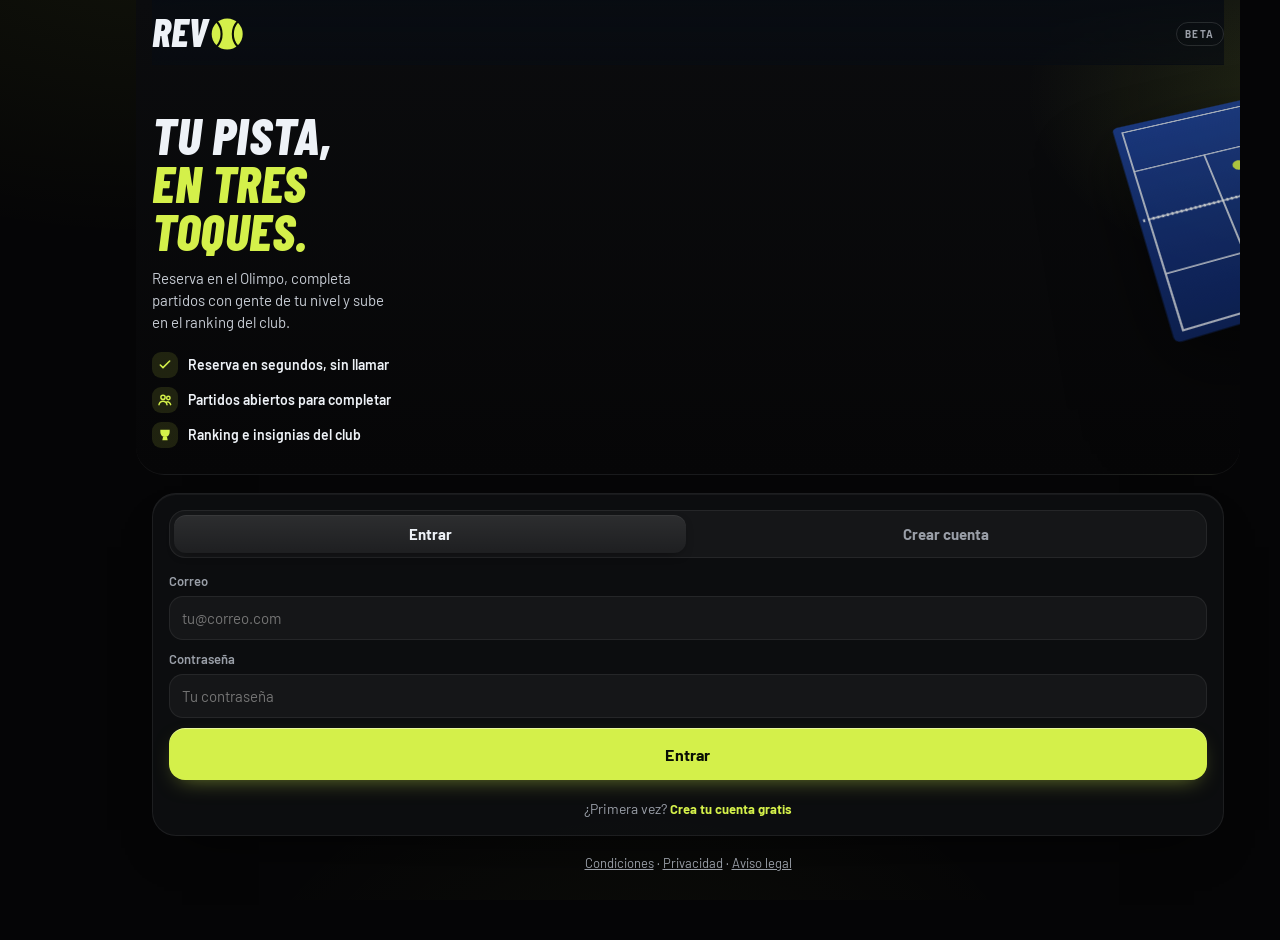
<file: real/index.html>
<!doctype html>
<html lang="es">
<head>
<meta charset="utf-8">
<meta name="viewport" content="width=device-width,initial-scale=1,viewport-fit=cover">
<meta name="theme-color" content="#050506">
<meta name="robots" content="noindex">
<link rel="icon" href="../icon-192.png" type="image/png">
<link rel="apple-touch-icon" href="../apple-touch-icon.png">
<link rel="manifest" href="manifest.webmanifest">
<meta name="apple-mobile-web-app-capable" content="yes">
<meta name="mobile-web-app-capable" content="yes">
<meta name="apple-mobile-web-app-status-bar-style" content="black-translucent">
<meta name="apple-mobile-web-app-title" content="Revo Real">
<title>Revo Pádel · versión conectada</title>
<link rel="stylesheet" href="../web/fonts/fonts.css">
<style>
/* Versión conectada a Supabase. Mismo aspecto "Pista nocturna" que la demo. */
:root{
  --bg:#050506;--surface:#111214;--surface2:#191B1E;--ink:#EEF2F7;--muted:#9A9FA8;--line:#26292E;
  --accent:#5B8CFF;--lime:#D4F04A;--lime-ink:#0A0F05;--hero:#0E0F11;--bad:#FF7A7A;--ok:#4ADE80;--warn:#FCD34D;
  --font-d:'Barlow Condensed','Arial Narrow',sans-serif;--font-b:'Barlow','Segoe UI',system-ui,sans-serif;
  color-scheme:dark;
}
*{box-sizing:border-box}
[hidden]{display:none!important}
html,body{margin:0;height:100%}
body{background:var(--bg);color:var(--ink);font-family:var(--font-b);font-size:15px;line-height:1.4;-webkit-tap-highlight-color:transparent}
button,input,select{font-family:inherit;font-size:inherit;color:inherit}
button{cursor:pointer}
#app{max-width:480px;margin:0 auto;min-height:100%;padding:0 16px calc(84px + env(safe-area-inset-bottom,0px))}
.top{display:flex;align-items:center;justify-content:space-between;padding:calc(14px + env(safe-area-inset-top,0px)) 0 10px}
.logo{display:block;color:var(--ink)}
.tag{display:inline-block;font-size:11px;font-weight:700;letter-spacing:1px;text-transform:uppercase;padding:3px 8px;border-radius:99px;background:#14223D;color:var(--accent)}
.tag.lime{background:#22300A;color:var(--lime)}
.tag.warn{background:#332708;color:var(--warn)}
/* ===== Pantallas grandes (ordenador, tablet en horizontal) ===== */
.courts,.cardgrid{display:block}
@media (min-width:900px){
  html body #app{max-width:1240px;padding:0 36px 48px 132px}
  html body .tabs{top:0;bottom:0;right:auto;width:96px;flex-direction:column;justify-content:flex-start;border-top:0;border-right:1px solid var(--line);padding:22px 8px}
  html body .tabs div{flex-direction:column;gap:6px;max-width:none}
  html body .tabs button{flex:none;padding:12px 4px;font-size:12px}
  html body .tabs button.on{background:#141D2B}
  html body .sheet-bg{align-items:center}
  html body .sheet{border-radius:20px;max-width:560px;max-height:86vh;border:1px solid var(--line)}
  html body .toast{bottom:28px}
  .courts{display:grid;grid-template-columns:repeat(auto-fit,minmax(200px,1fr));gap:14px;margin-top:6px}
  .courts .card{margin:0}
  .cardgrid{display:grid;grid-template-columns:repeat(auto-fill,minmax(320px,1fr));gap:12px;margin-top:8px}
  .cardgrid .card{margin:0;height:100%}
  html body .days{flex-wrap:wrap}
}
.clubhead{display:flex;align-items:flex-end;justify-content:space-between;gap:16px;margin-bottom:10px}
.clubwide{display:grid;grid-template-columns:minmax(0,1fr) 300px;gap:20px;align-items:start}
.clubside .card:first-child{margin-top:0}
.kpi b{display:block;font-family:var(--font-d);font-size:34px;line-height:1}
.kpi b small{font-size:18px;color:var(--muted)}
.bar{height:6px;border-radius:99px;background:var(--surface2);margin-top:10px;overflow:hidden}
.bar i{display:block;height:100%;background:var(--lime);border-radius:99px}
.board{overflow:auto;border:1px solid var(--line);border-radius:16px;background:var(--surface)}
.board table{width:100%;border-collapse:separate;border-spacing:0;table-layout:fixed;min-width:640px}
.board thead th{position:sticky;top:0;background:#0F1621;z-index:1;padding:12px 8px;text-align:left;font-size:14px;border-bottom:1px solid var(--line)}
.board thead th small{display:block;color:var(--muted);font-weight:600;font-size:11px;margin-top:2px}
.board th.bh{width:74px;text-align:left;padding:8px 10px;font-size:14px;vertical-align:top;border-right:1px solid var(--line)}
.board tbody th.bh small{display:block;color:var(--muted);font-size:11px;font-weight:600}
.board td.bc{padding:4px;height:64px;vertical-align:stretch;border-bottom:1px solid #1A2331}
.board tbody tr:last-child td,.board tbody tr:last-child th{border-bottom:0}
.bk{display:flex;flex-direction:column;justify-content:center;gap:2px;width:100%;height:100%;min-height:56px;border-radius:10px;padding:6px 10px;text-align:left;border:1px solid transparent;color:var(--ink);background:transparent;font:inherit;cursor:pointer;overflow:hidden}
div.bk{cursor:default}
.bk b{font-size:13px;white-space:nowrap;overflow:hidden;text-overflow:ellipsis}
.bk span{font-size:11.5px;color:var(--muted);white-space:nowrap;overflow:hidden;text-overflow:ellipsis}
.bc.app .bk{background:#14254A;border-color:#2E4A8C}
.bc.app.pend .bk{background:#2C2410;border-color:#6B5414}
.bc.tel .bk{background:#1E2A0C;border-color:#4C5E14}
.bc.blk .bk{background:repeating-linear-gradient(135deg,#1A2230,#1A2230 8px,#151C27 8px,#151C27 16px);border-color:#2A3445}
.bc.was .bk{opacity:.5}
.bk:hover{filter:brightness(1.18)}
.bc.past{background:repeating-linear-gradient(135deg,transparent,transparent 6px,rgba(255,255,255,.02) 6px,rgba(255,255,255,.02) 12px)}
.bfree{display:flex;gap:4px;height:100%;min-height:56px;position:relative}
.bfree button{opacity:0;transition:opacity .12s}
.bfree::before{content:'Libre';position:absolute;inset:0;display:flex;align-items:center;padding-left:10px;font-size:12px;color:#3E4C60;font-weight:600;pointer-events:none;transition:opacity .12s}
.bc.free:hover .bfree button,.bfree:focus-within button{opacity:1}
.bc.free:hover .bfree::before,.bfree:focus-within::before{opacity:0}
@media (hover:none){.bfree button{opacity:1}.bfree::before{display:none}}
.bfree button{flex:1;border:1px dashed #3A4A5E;background:transparent;color:var(--muted);border-radius:10px;font-size:11.5px;font-weight:700;cursor:pointer}
.bfree button:first-child{color:var(--lime);border-color:#55631F}
.bfree button:hover{background:#141D2B}
.legend{display:flex;gap:14px;align-items:center;flex-wrap:wrap;color:var(--muted);font-size:12px;margin:10px 2px 0}
.lg{display:inline-block;width:12px;height:12px;border-radius:4px;margin-right:-8px;vertical-align:-1px;border:1px solid transparent}
.lg.app{background:#14254A;border-color:#2E4A8C}.lg.pend{background:#2C2410;border-color:#6B5414}.lg.tel{background:#1E2A0C;border-color:#4C5E14}.lg.blk{background:#1A2230;border-color:#2A3445}.lg.free{border:1px dashed #55631F}
/* ===== Animaciones ===== */
.btn,.slot,.day,.card,.tabs button,.bk,.hr{transition:transform .14s ease,filter .14s ease,background .2s,border-color .2s,color .2s}
.btn:active,.slot:active,.day:active,.tabs button:active,button.card:active{transform:scale(.965)}
.confeti{position:fixed;inset:0;width:100%;height:100%;pointer-events:none;z-index:40}
@media (prefers-reduced-motion:no-preference){
  @keyframes rise{from{opacity:0;transform:translateY(14px)}to{opacity:1;transform:none}}
  @keyframes pop{from{opacity:0;transform:scale(.86)}to{opacity:1;transform:none}}
  @keyframes fadein{from{opacity:0}to{opacity:1}}
  @keyframes sheetup{from{transform:translateY(100%)}to{transform:none}}
  @keyframes sheetin{from{opacity:0;transform:translateY(18px) scale(.97)}to{opacity:1;transform:none}}
  @keyframes toastin{from{opacity:0;transform:translate(-50%,16px) scale(.95)}to{opacity:1;transform:translate(-50%,0)}}
  @keyframes tabpop{0%{transform:scale(1)}40%{transform:scale(1.22) translateY(-2px)}100%{transform:scale(1)}}
  @keyframes urge{50%{transform:scale(1.06);color:#FFB347}}
  @keyframes shine{from{background-position:-200% 0}to{background-position:200% 0}}
  #app.enter .card,#app.enter .board,#app.enter .empty-state,#app.enter .kpi,#app.enter .cardgrid>*{animation:fadein .32s ease both}
  #app.enter .card:nth-of-type(2),#app.enter .cardgrid>*:nth-child(2){animation-delay:.05s}
  #app.enter .card:nth-of-type(3),#app.enter .cardgrid>*:nth-child(3){animation-delay:.1s}
  #app.enter .card:nth-of-type(4),#app.enter .cardgrid>*:nth-child(4){animation-delay:.15s}
  #app.enter .card:nth-of-type(n+5),#app.enter .cardgrid>*:nth-child(n+5){animation-delay:.2s}
  #app.enter .slot{animation:pop .32s cubic-bezier(.2,.8,.3,1.2) both}
  #app.enter .slot:nth-child(3n+2){animation-delay:.03s}
  #app.enter .slot:nth-child(3n){animation-delay:.06s}
  #app.enter .slot:nth-child(n+4){animation-delay:.09s}
  #app.enter .slot:nth-child(n+7){animation-delay:.13s}
  #app.enter .board tbody tr{animation:fadein .4s both}
  .sheet-bg.opening{animation:fadein .2s ease both}
  .sheet-bg.opening .sheet{animation:sheetup .34s cubic-bezier(.2,.85,.25,1) both}
  .toast.pop{animation:toastin .3s cubic-bezier(.2,.8,.3,1.2) both}
  .tabs button.on svg{animation:tabpop .4s ease}
  .cd.urg{display:inline-block;animation:urge 1s ease-in-out infinite}
  .slot.free:hover,.slot.open:hover{transform:translateY(-2px);filter:brightness(1.15)}
  html body .btn:not(.btn-line):not(.btn-danger):not(:disabled){background-image:linear-gradient(110deg,transparent 35%,rgba(255,255,255,.28) 50%,transparent 65%);background-size:200% 100%;background-repeat:no-repeat;background-position:-200% 0}
  html body .btn:not(.btn-line):not(.btn-danger):not(:disabled):hover{animation:shine .9s ease}
  html body .pushcard .btn{animation:shine 2.6s ease 1.2s 2}
  .spin{animation-duration:.7s}
}
@media (prefers-reduced-motion:no-preference) and (min-width:900px){
  html body .sheet-bg.opening .sheet{animation:sheetin .28s cubic-bezier(.2,.85,.25,1) both}
}

/* ===== Más movimiento ===== */
.rip{position:absolute;border-radius:50%;pointer-events:none;background:currentColor;opacity:.22;transform:scale(0)}
.loader{display:flex;flex-direction:column;align-items:center;gap:14px;padding-top:36vh;color:var(--muted);font-size:13px}
.loader .ballw{position:relative;width:46px;height:70px}
.ballw svg{position:absolute;left:3px;top:0;width:40px;height:40px}
.ballw i{position:absolute;left:8px;bottom:0;width:30px;height:6px;border-radius:50%;background:rgba(212,240,74,.25)}
.sheet{overscroll-behavior:contain}
.sheet .grab{display:block;width:40px;height:5px;border-radius:9px;background:var(--line);margin:-6px auto 12px}
@media (min-width:900px){.sheet .grab{display:none}}
.tabs button{position:relative}
@media (prefers-reduced-motion:no-preference){
  @keyframes ripple{to{transform:scale(1);opacity:0}}
  @keyframes bounce{0%,100%{transform:translateY(30px) scale(1.08,.92)}50%{transform:translateY(0) rotate(180deg)}}
  @keyframes shadow{0%,100%{transform:scale(1);opacity:1}50%{transform:scale(.55);opacity:.4}}
  @keyframes sheetdown{to{transform:translateY(100%)}}
  @keyframes sheetout{to{opacity:0;transform:translateY(14px) scale(.97)}}
  @keyframes fadeout{to{opacity:0}}
  @keyframes breathe{50%{box-shadow:0 0 0 3px rgba(91,140,255,.18),0 0 16px rgba(91,140,255,.25)}}
  @keyframes seat{50%{border-color:var(--accent);color:var(--ink)}}
  @keyframes grow{from{transform:scaleX(0)}}
  @keyframes dotin{from{transform:translateX(-50%) scale(0)}to{transform:translateX(-50%) scale(1)}}
  @keyframes daypick{0%{transform:scale(.9)}60%{transform:scale(1.08)}100%{transform:scale(1)}}
  @keyframes tagpop{from{opacity:0;transform:scale(.6)}to{opacity:1;transform:none}}
  .rip{animation:ripple .55s ease-out forwards}
  .ballw svg{animation:bounce .8s cubic-bezier(.5,0,.5,1) infinite}
  .ballw i{animation:shadow .8s cubic-bezier(.5,0,.5,1) infinite}
  .sheet-bg.closing{animation:fadeout .2s ease forwards;pointer-events:none}
  .sheet-bg.closing .sheet{animation:sheetdown .22s cubic-bezier(.4,0,1,1) forwards}
  .slot.open{animation:breathe 2.4s ease-in-out infinite}
  .pl.empty{animation:seat 2s ease-in-out infinite}
  #app.enter .bar i{transform-origin:left;animation:grow .9s cubic-bezier(.2,.7,.2,1) .2s both}
  .tabs button.on::after{content:"";position:absolute;left:50%;bottom:2px;width:5px;height:5px;border-radius:50%;background:var(--lime);animation:dotin .3s cubic-bezier(.2,1.6,.4,1) both}
  .day.on.picked{animation:daypick .35s ease}
  #app.enter .tag{animation:tagpop .35s cubic-bezier(.2,1.5,.4,1) .25s both}
  @media (hover:hover){button.card:hover,.courts .card:hover{transform:translateY(-3px);box-shadow:0 10px 26px rgba(0,0,0,.35)}}
}
@media (prefers-reduced-motion:no-preference) and (min-width:900px){
  html body .sheet-bg.closing .sheet{animation:sheetout .18s ease forwards}
  html body .tabs button.on::after{left:6px;top:50%;bottom:auto;transform:translateY(-50%);animation:none}
}
.lvlhint{margin-top:8px;background:var(--surface2);border-radius:10px;padding:10px 12px;font-size:13px;color:var(--muted);line-height:1.45}
.lvlhint b{color:var(--ink)}
.linkbtn{background:none;border:0;color:var(--accent);font:inherit;font-size:13px;font-weight:700;padding:6px 0 0;cursor:pointer;text-align:left}
.lvrow{display:flex;gap:12px;align-items:flex-start;width:100%;text-align:left;color:inherit;font:inherit;cursor:pointer}
.lvrow.on{border-color:var(--lime);box-shadow:0 0 0 1px var(--lime) inset}
.lvnum{font-family:var(--font-d);font-weight:800;font-size:20px;line-height:1.1;color:var(--lime);min-width:76px;white-space:nowrap}
.quiz h2{margin:0}
.quiz .qq{font-size:24px;line-height:1.15;margin:14px 0 14px}
.qball{display:flex;justify-content:center;margin:4px 0 10px}
.qbar{height:6px;border-radius:99px;background:var(--surface2);margin-top:10px;overflow:hidden}
.qbar i{display:block;height:100%;background:var(--lime);border-radius:99px;transition:width .3s ease}
.qopt{width:100%;text-align:left;color:inherit;font:inherit;font-weight:600;padding:14px 16px;cursor:pointer}
.qopt.on{border-color:var(--lime);background:rgba(212,240,74,.10);color:var(--lime)}
.qres{font-family:var(--font-d);font-weight:800;font-size:88px;line-height:.95;color:var(--lime);margin-top:4px}
.qadj{justify-content:space-between;align-items:center;gap:8px}
.qadj .btn{min-width:72px}
@media (prefers-reduced-motion:no-preference){
  @keyframes qin{from{opacity:0;transform:translateX(18px)}to{opacity:1;transform:none}}
  @keyframes qpop{0%{transform:scale(.4);opacity:0}70%{transform:scale(1.08)}100%{transform:scale(1);opacity:1}}
  .quiz .qq,.quiz .list{animation:qin .28s ease both}
  .qres{animation:qpop .5s cubic-bezier(.2,1.4,.4,1) both}
  @keyframes qhop{0%,100%{transform:none}40%{transform:translateY(-14px) rotate(160deg)}}
  .qball svg{animation:qhop .8s cubic-bezier(.3,0,.4,1) .2s 2}
}
.av{border-radius:50%;object-fit:cover;flex:none;display:inline-flex;align-items:center;justify-content:center;vertical-align:middle;background:var(--surface2)}
.av.ini{font-family:var(--font-d);font-weight:800;letter-spacing:.3px;border:1px solid}
.mecard{display:flex;gap:16px;align-items:center}
.mephoto{position:relative;flex:none}
.mephoto .av.big{box-shadow:0 0 0 3px rgba(212,240,74,.35),0 10px 24px -10px rgba(0,0,0,.8)}
.avload{position:absolute;inset:0;display:flex;align-items:center;justify-content:center;border-radius:50%;background:rgba(8,12,18,.6)}
.meinfo{display:flex;flex-direction:column;min-width:0}
.mename{font-family:var(--font-d);font-size:26px;line-height:1;text-transform:uppercase;overflow:hidden;text-overflow:ellipsis;white-space:nowrap}
.plname{display:flex;align-items:center;gap:10px;min-width:0}
.msgwho{display:flex!important;align-items:center;gap:6px;margin-bottom:2px}
.msgwho .av{font-size:8px!important}
.fcount{display:flex;gap:14px;margin-top:6px;font-size:13px;color:var(--muted)}
.fcount button{background:none;border:0;padding:0;color:var(--muted);font:inherit;cursor:pointer}
.fcount b{color:var(--ink);font-family:var(--font-d);font-size:17px;margin-right:2px}
.plbtn{background:none;border:0;padding:0;color:inherit;font:inherit;text-align:left;cursor:pointer}
.findcard{display:flex;gap:14px;align-items:center;width:100%;text-align:left;color:inherit;font:inherit;cursor:pointer}
.findic{width:40px;height:40px;border-radius:14px;display:flex;align-items:center;justify-content:center;background:rgba(91,140,255,.14);color:var(--accent);flex:none}
.friends{display:flex;align-items:center;gap:0;margin-top:10px;font-size:12.5px;color:var(--lime);font-weight:600}
.friends .av{margin-right:-6px;box-shadow:0 0 0 2px var(--surface)}
.friends span:last-child{margin-left:12px}
.friends .av.ini{font-size:9px!important}
.opcard{padding-top:6px}
.opcard .av.big{box-shadow:0 0 0 3px rgba(212,240,74,.35)}
.steps{margin:0 0 12px;padding-left:20px;display:flex;flex-direction:column;gap:6px;font-size:13.5px;color:var(--muted);line-height:1.45}
.steps b{color:var(--ink)}
code{font-family:ui-monospace,SFMono-Regular,Menlo,monospace;font-size:.92em;background:rgba(255,255,255,.07);border-radius:5px;padding:1px 5px}
.terms{display:flex;gap:10px;align-items:flex-start;font-size:13px;color:var(--muted);line-height:1.45;cursor:pointer}
.terms input{width:20px;height:20px;flex:none;margin:1px 0 0;accent-color:var(--lime)}
.terms a,.legal a{color:var(--ink)}
.legal{text-align:center;color:var(--muted);margin:16px 0 0}
.legal a{color:var(--muted)}
.fixtag{background:#1F2A44;color:var(--accent);font-size:10px;padding:2px 6px;margin-left:4px;vertical-align:1px}
.pushcard{border-color:#3B4A12;background:linear-gradient(180deg,rgba(212,240,74,.07),transparent)}
.contact{display:flex;flex-direction:column;gap:12px}
.contact a.btn{text-decoration:none}
.caja{display:flex;flex-direction:column;gap:8px}
.cajagrid{display:grid;grid-template-columns:1fr 1fr;gap:10px}
.cajagrid>div{display:flex;flex-direction:column;gap:2px;padding:10px;border-radius:12px;background:var(--surface2)}
.cajagrid b{font-family:var(--font-d);font-size:24px}
.cdtag{background:#14223D;color:var(--ink);font-variant-numeric:tabular-nums;letter-spacing:.5px}
.cdbox{display:flex;align-items:center;justify-content:space-between;gap:10px;margin-top:10px;padding:10px 12px;border-radius:12px;background:rgba(0,0,0,.25)}
.cdbox span{font-size:13px;opacity:.85}.cdbox b{font-size:22px;font-variant-numeric:tabular-nums}
.cd.urg{color:var(--warn)}
h1,h2,h3{font-family:var(--font-d);font-weight:800;text-transform:uppercase;letter-spacing:.3px;margin:0}
h1{font-size:30px;line-height:1}
h2{font-size:22px}
h3{font-size:18px}
.muted{color:var(--muted)}
.small{font-size:13px}
.card{background:var(--surface);border:1px solid var(--line);border-radius:16px;padding:14px;margin:12px 0}
.row{display:flex;gap:8px;align-items:center}
.between{justify-content:space-between}
.wrap{flex-wrap:wrap}
.col{display:flex;flex-direction:column;gap:10px}
.btn{border:0;border-radius:12px;padding:12px 16px;font-weight:700;background:var(--lime);color:var(--lime-ink)}
.btn:disabled{opacity:.5}
.btn-line{background:transparent;color:var(--ink);border:1px solid var(--line)}
.btn-blue{background:var(--accent);color:#06101F}
.btn-danger{background:#3A1214;color:var(--bad);border:1px solid #5A2226}
.btn-block{width:100%}
.btn-sm{padding:8px 12px;font-size:13px;border-radius:10px}
.field{display:flex;flex-direction:column;gap:6px}
.field label{font-size:13px;color:var(--muted);font-weight:600}
.input{background:var(--surface2);border:1px solid var(--line);border-radius:12px;padding:12px;width:100%}
.input:focus{outline:2px solid var(--accent);outline-offset:1px}
.seg{display:flex;background:var(--surface2);border-radius:12px;padding:4px;gap:4px}
.seg button{flex:1;border:0;background:transparent;padding:10px;border-radius:9px;font-weight:700;color:var(--muted)}
.seg button.on{background:var(--surface);color:var(--ink)}
.days{display:flex;gap:8px;overflow-x:auto;padding:4px 0 8px;scrollbar-width:none}
.days::-webkit-scrollbar{display:none}
.day{flex:0 0 auto;border:1px solid var(--line);background:var(--surface);border-radius:12px;padding:8px 12px;text-align:center;min-width:62px}
.day b{display:block;font-family:var(--font-d);font-size:20px}
.day span{font-size:12px;color:var(--muted);text-transform:capitalize}
.day.on{background:var(--lime);color:var(--lime-ink);border-color:var(--lime)}
.day.on span{color:var(--lime-ink)}
.slots{display:grid;grid-template-columns:repeat(3,1fr);gap:8px;margin-top:10px}
.slot{border:1px solid var(--line);background:var(--surface2);border-radius:10px;padding:8px 4px;text-align:center;font-weight:700}
.slot small{display:block;font-weight:500;font-size:11px;color:var(--muted)}
.slot.free{border-color:#55631F;color:var(--lime)}
.slot.open{border-color:#2E4A8C;color:var(--accent)}
.slot.taken,.slot.past{opacity:.45}
.slot.mine{border-color:var(--ok);color:var(--ok)}
.list{display:flex;flex-direction:column;gap:6px}
.pl{display:flex;justify-content:space-between;align-items:center;padding:8px 10px;background:var(--surface2);border-radius:10px}
.pl.empty{color:var(--muted);border:1px dashed var(--line);background:transparent}
.tabs{position:fixed;left:0;right:0;bottom:0;background:#0B1119;border-top:1px solid var(--line);padding:6px 8px calc(6px + env(safe-area-inset-bottom,0px));display:flex;justify-content:center}
.tabs div{display:flex;max-width:480px;width:100%}
.tabs button{flex:1;border:0;background:transparent;color:var(--muted);padding:8px 2px;font-size:12px;font-weight:700;border-radius:10px}
.tabs button.on{color:var(--lime)}
.tabs svg{display:block;margin:0 auto 2px;width:22px;height:22px}
.sheet-bg{position:fixed;inset:0;background:rgba(0,0,0,.6);display:flex;align-items:flex-end;justify-content:center;z-index:20}
.sheet{background:var(--surface);border-top-left-radius:20px;border-top-right-radius:20px;width:100%;max-width:480px;max-height:88vh;overflow:auto;padding:18px 16px calc(18px + env(safe-area-inset-bottom,0px));border:1px solid var(--line)}
.chat{display:flex;flex-direction:column;gap:6px;max-height:240px;overflow:auto;padding:4px 0}
.msg{background:var(--surface2);border-radius:12px;padding:8px 10px;max-width:85%}
.msg.me{align-self:flex-end;background:#1C2B4F}
.msg b{font-size:12px;color:var(--accent);display:block}
.toast{position:fixed;left:50%;bottom:96px;transform:translateX(-50%);background:var(--ink);color:var(--bg);padding:10px 16px;border-radius:12px;font-weight:700;z-index:30;max-width:90%;text-align:center}
.toast.bad{background:var(--bad);color:#2A0606}
.center{text-align:center}
.paychoice{border:0;padding:0;margin:0;display:flex;flex-direction:column;gap:8px}
.paychoice legend{font-weight:700;margin-bottom:8px}
.paychoice .card{margin:0;align-items:flex-start;gap:12px;cursor:pointer}
.paychoice input{width:20px;height:20px;margin-top:2px;flex:0 0 auto;accent-color:var(--lime)}
.paystate{display:flex;flex-direction:column;gap:4px;margin:0 0 10px}
.paystate.pend{border-color:#5A4A12}
.paystate.ok{border-color:#1F5A33}
.paystate.ok b{color:var(--ok)}
.paystate.pend b{color:var(--warn)}
.paid{color:var(--ok);font-weight:700}
.warnc{color:var(--warn);font-weight:700}
.inst{position:fixed;left:50%;transform:translateX(-50%);bottom:calc(86px + env(safe-area-inset-bottom,0px));width:min(448px,calc(100% - 32px));background:var(--lima);color:var(--lime-ink);border-radius:16px;padding:14px 14px 14px 16px;display:flex;gap:12px;align-items:center;z-index:15;box-shadow:0 12px 30px rgba(0,0,0,.45)}
.inst.solo{bottom:calc(16px + env(safe-area-inset-bottom,0px))}
.inst p{margin:0;font-size:14px;line-height:1.35;flex:1}
.inst b{display:block;font-size:15px}
.inst .btn{background:var(--lime-ink);color:var(--lima);padding:10px 14px;font-size:14px}
.inst .x{background:none;border:0;width:36px;height:36px;color:var(--lime-ink);font-size:22px;line-height:1}
.clubbtn{display:flex;align-items:baseline;gap:10px;background:none;border:0;padding:0;margin-top:4px;text-align:left}
.clubchg{font-size:13px;font-weight:700;color:var(--accent)}
.clubcard{display:flex;align-items:center;gap:12px;margin:0;width:100%;color:inherit}
.clubcard.on{border:2px solid var(--accent)}
.clubcard.soon{border-style:dashed;opacity:.85}
.clubav{flex:0 0 auto;width:48px;height:48px;border-radius:14px;background:var(--hero);color:var(--lime);display:flex;align-items:center;justify-content:center;font-family:var(--font-d);font-weight:800;font-size:18px}
.hero{background:var(--hero);border-radius:20px;padding:22px 18px;margin:8px 0 14px;border:1px solid #1A2B4A}
.empty-state{text-align:center;padding:28px 12px;color:var(--muted)}
.spin{display:inline-block;width:18px;height:18px;border:2px solid var(--line);border-top-color:var(--lime);border-radius:50%;animation:sp .8s linear infinite;vertical-align:middle}
@keyframes sp{to{transform:rotate(360deg)}}

/* ===== Aspecto moderno: cristal, luz ambiental y formas más suaves ===== */
:root{--glass:rgba(16,17,19,.74);--glass-line:rgba(255,255,255,.07);--hi:rgba(255,255,255,.05);--r:20px}
body{background:
  radial-gradient(900px 520px at 12% -8%,rgba(212,240,74,.06),transparent 60%),
  radial-gradient(700px 500px at 50% 115%,rgba(212,240,74,.035),transparent 60%),
  var(--bg);background-attachment:fixed}
/* Cabecera fija con cristal */
.top{position:sticky;top:0;z-index:12;margin:0 -16px;padding-left:16px;padding-right:16px;
  background:linear-gradient(180deg,rgba(8,12,18,.92),rgba(8,12,18,.72));-webkit-backdrop-filter:blur(14px) saturate(140%);backdrop-filter:blur(14px) saturate(140%);
  border-bottom:1px solid transparent;transition:border-color .2s}
.top .tag.warn{background:rgba(252,211,77,.10);border:1px solid rgba(252,211,77,.25)}
h2{font-size:26px;letter-spacing:.4px}
h1{letter-spacing:.4px}
/* Tarjetas: superficie con brillo arriba y sombra suave */
.card{border-radius:var(--r);border-color:var(--glass-line);
  background:linear-gradient(180deg,rgba(255,255,255,.035),rgba(255,255,255,0) 40%),var(--surface);
  box-shadow:inset 0 1px 0 var(--hi),0 10px 30px -18px rgba(0,0,0,.8)}
.hero{border-radius:24px;border-color:rgba(91,140,255,.18);
  background:radial-gradient(420px 220px at 100% 0%,rgba(91,140,255,.22),transparent 70%),radial-gradient(300px 200px at 0% 100%,rgba(212,240,74,.10),transparent 70%),var(--hero);
  box-shadow:inset 0 1px 0 var(--hi),0 20px 40px -24px rgba(34,81,214,.6)}
/* Botones */
.btn{border-radius:16px;padding:13px 18px;letter-spacing:.2px;
  background-color:var(--lime);box-shadow:inset 0 1px 0 rgba(255,255,255,.45),0 8px 22px -10px rgba(212,240,74,.55)}
.btn-line{background-color:rgba(255,255,255,.03);border:1px solid var(--glass-line);box-shadow:inset 0 1px 0 var(--hi)}
.btn-blue{background-color:var(--accent);box-shadow:inset 0 1px 0 rgba(255,255,255,.35),0 8px 22px -10px rgba(91,140,255,.6)}
.btn-danger{background-color:rgba(255,122,122,.08);border:1px solid rgba(255,122,122,.28);box-shadow:none}
.btn-sm{border-radius:12px}
.btn:disabled{box-shadow:none}
/* Campos */
.input{border-radius:14px;border-color:var(--glass-line);background:rgba(255,255,255,.04);transition:border-color .15s,box-shadow .15s}
.input:focus{outline:0;border-color:rgba(212,240,74,.55);box-shadow:0 0 0 4px rgba(212,240,74,.12)}
.seg{border-radius:16px;background:rgba(255,255,255,.04);border:1px solid var(--glass-line)}
.seg button{border-radius:12px}
.seg button.on{background:linear-gradient(180deg,rgba(255,255,255,.10),rgba(255,255,255,.04));box-shadow:inset 0 1px 0 var(--hi),0 4px 12px -6px rgba(0,0,0,.7)}
/* Días */
.day{border-radius:16px;border-color:var(--glass-line);background:rgba(255,255,255,.035);min-width:58px;padding:9px 12px}
.day b{font-size:22px}
.day.on{background:linear-gradient(180deg,#E2F86A,var(--lime));box-shadow:0 8px 22px -8px rgba(212,240,74,.6)}
/* Horas */
.slots{gap:8px}
.slot{border-radius:14px;padding:10px 4px;border-color:transparent;background:rgba(255,255,255,.035);font-family:var(--font-d);font-size:19px;letter-spacing:.3px}
.slot small{font-family:var(--font-b);font-size:11px;letter-spacing:0;margin-top:1px}
.slot.free{background:linear-gradient(180deg,rgba(212,240,74,.12),rgba(212,240,74,.04));border-color:rgba(212,240,74,.22)}
.slot.open{background:linear-gradient(180deg,rgba(91,140,255,.18),rgba(91,140,255,.06));border-color:rgba(91,140,255,.35)}
.slot.mine{background:rgba(74,222,128,.10);border-color:rgba(74,222,128,.35)}
.slot.taken,.slot.past{opacity:.38;background:transparent;border:1px dashed rgba(255,255,255,.08)}
/* Jugadores del partido */
.pl{border-radius:14px;padding:10px 12px;background:rgba(255,255,255,.04)}
.pl.empty{border:1px dashed rgba(91,140,255,.35)}
.tag{letter-spacing:.8px}
.cdbox,.cajagrid>div{border-radius:14px}
/* Ventanas */
.sheet-bg{background:rgba(3,6,10,.55);-webkit-backdrop-filter:blur(6px);backdrop-filter:blur(6px)}
.sheet{border-top-left-radius:28px;border-top-right-radius:28px;border-color:var(--glass-line);
  background:linear-gradient(180deg,rgba(255,255,255,.04),rgba(255,255,255,0) 120px),#0F1620;box-shadow:0 -20px 60px -20px rgba(0,0,0,.8)}
.sheet .grab{background:rgba(255,255,255,.18)}
/* Aviso */
.toast{border-radius:99px;padding:11px 20px;background:rgba(238,242,247,.94);-webkit-backdrop-filter:blur(10px);backdrop-filter:blur(10px);box-shadow:0 12px 30px -10px rgba(0,0,0,.7)}
.toast.bad{background:#FF8A8A;color:#2A0608}
/* Barra de pestañas flotante (móvil) */
@media (max-width:899px){
  #app{padding-bottom:calc(104px + env(safe-area-inset-bottom,0px))}
  .tabs{left:12px;right:12px;bottom:calc(10px + env(safe-area-inset-bottom,0px));padding:6px;border:1px solid var(--glass-line);border-radius:26px;
    background:rgba(13,19,28,.78);-webkit-backdrop-filter:blur(18px) saturate(160%);backdrop-filter:blur(18px) saturate(160%);
    box-shadow:inset 0 1px 0 var(--hi),0 18px 40px -12px rgba(0,0,0,.85);max-width:480px;margin:0 auto}
  .tabs button{border-radius:20px;padding:8px 2px 7px;font-size:11px;transition:color .2s,background .25s}
  .tabs button.on{background:rgba(212,240,74,.12);color:var(--lime)}
  .tabs button.on::after{display:none}
  .toast{bottom:calc(98px + env(safe-area-inset-bottom,0px))}
}
@media (min-width:900px){
  html body .tabs{background:rgba(11,17,25,.72);-webkit-backdrop-filter:blur(18px);backdrop-filter:blur(18px);border-right-color:var(--glass-line)}
  html body .tabs button{border-radius:16px}
  html body .tabs button.on{background:rgba(212,240,74,.10)}
  html body .sheet{border-radius:28px}
  .top{margin:0;padding-left:0;padding-right:0}
}
@media (prefers-reduced-motion:no-preference){
  .day.on,.slot.free,.btn{transition:transform .14s ease,filter .14s ease,box-shadow .2s,background .2s}
}

/* ===== Más atractiva: saludo, tarjetas de partido, esqueletos ===== */
.topr{display:flex;align-items:center;gap:10px}
.topav{background:none;border:0;padding:0;cursor:pointer;border-radius:50%;display:flex;box-shadow:0 0 0 2px rgba(212,240,74,.45)}
.home{display:flex;flex-direction:column;gap:12px;margin:6px 0 16px}
.home-hi{display:flex;flex-direction:column;line-height:1.05}
.home-hi b{font-family:var(--font-d);font-size:40px;text-transform:uppercase;letter-spacing:.4px;
  background:linear-gradient(100deg,var(--ink) 30%,var(--lime) 60%,var(--ink) 90%);background-size:220% 100%;background-position:100% 0;-webkit-background-clip:text;background-clip:text;color:transparent}
.home-next{position:relative;overflow:hidden;display:flex;align-items:center;gap:14px;width:100%;text-align:left;color:inherit;font:inherit;cursor:pointer;border-radius:22px;padding:14px 16px;
  border:1px solid rgba(91,140,255,.28);background:radial-gradient(300px 160px at 100% 0%,rgba(91,140,255,.28),transparent 70%),radial-gradient(240px 140px at 0% 100%,rgba(212,240,74,.10),transparent 70%),var(--hero);
  box-shadow:inset 0 1px 0 var(--hi),0 18px 36px -22px rgba(34,81,214,.7)}
.home-next.none{cursor:default;border-style:dashed;background:rgba(255,255,255,.03);box-shadow:none}
.hn-when{flex:none;display:flex;flex-direction:column;align-items:center;justify-content:center;min-width:78px;padding:8px 10px;border-radius:16px;background:rgba(8,12,18,.45)}
.hn-when small{font-size:11px;font-weight:700;color:var(--lime);text-transform:uppercase;letter-spacing:.6px;white-space:nowrap}
.hn-when b{font-family:var(--font-d);font-size:30px;line-height:1}
.hn-info{flex:1;min-width:0;display:flex;flex-direction:column;gap:3px;align-items:flex-start;font-size:13px;color:var(--muted)}
.hn-info>b{color:var(--ink);font-size:15px}
.hn-go{font-size:28px;color:var(--muted);line-height:1}
.daysum{display:flex;align-items:center;gap:8px;flex-wrap:wrap;margin:2px 0 2px}
.daysum>b{margin-right:auto}
.chip{display:inline-flex;align-items:center;gap:5px;font:inherit;font-size:12.5px;font-weight:600;border-radius:99px;padding:5px 11px;border:1px solid var(--glass-line);background:rgba(255,255,255,.04);color:var(--muted)}
.chip b{font-family:var(--font-d);font-size:16px;line-height:1}
.chip.free b{color:var(--lime)}
.chip.open{cursor:pointer;color:#A9C2FF;border-color:rgba(91,140,255,.35);background:rgba(91,140,255,.10)}
.chip .spin{width:14px;height:14px}
.courts.fetching{opacity:.45;pointer-events:none;transition:opacity .15s}
/* Tarjeta de partido */
.mc{display:flex;gap:14px;align-items:stretch;width:100%;text-align:left;color:inherit;font:inherit;cursor:pointer}
.mc.mine{border-color:rgba(74,222,128,.28)}
.mc-when{flex:none;width:74px;display:flex;flex-direction:column;align-items:center;justify-content:center;gap:1px;border-radius:16px;background:rgba(255,255,255,.045);padding:8px 4px}
.mc-when small{font-size:11px;font-weight:700;text-transform:uppercase;letter-spacing:.6px;color:var(--muted)}
.mc-when b{font-family:var(--font-d);font-size:28px;line-height:1}
.mc-when em{font-style:normal;font-size:10.5px;font-weight:700;color:var(--lime);white-space:nowrap}
.mc-body{flex:1;min-width:0;display:flex;flex-direction:column;gap:2px}
.seats{display:flex;align-items:center}
.seat{display:flex;border-radius:50%;margin-right:-7px;box-shadow:0 0 0 2px var(--surface)}
.seat.paid{box-shadow:0 0 0 2px var(--ok)}
.seat.free{width:28px;height:28px;align-items:center;justify-content:center;border:1.5px dashed rgba(91,140,255,.55);color:var(--accent);font-weight:700;font-size:14px;background:var(--surface);box-shadow:none;margin-right:-5px}
.seat .av.ini{font-size:10px!important}
.mc .cd{font-size:12px}
/* Vacíos con dibujo y esqueletos */
.empty-state{display:flex;flex-direction:column;align-items:center;gap:14px;padding:26px 12px}
.empty-state p{margin:0;line-height:1.5}
.art{width:170px;height:auto}
.skel{display:flex;flex-direction:column;gap:12px;padding:18px}
.skel i{display:block;height:14px;border-radius:8px;background:linear-gradient(90deg,rgba(255,255,255,.05) 25%,rgba(255,255,255,.12) 50%,rgba(255,255,255,.05) 75%);background-size:300% 100%}
@media (prefers-reduced-motion:no-preference){
  @keyframes shimmer{from{background-position:100% 0}to{background-position:-100% 0}}
  .skel i{animation:shimmer 1.3s linear infinite}
  @keyframes nameshine{from{background-position:100% 0}to{background-position:0 0}}
  #app.enter .home-hi b{animation:nameshine 1.4s ease .15s both}
  @keyframes artball{0%,100%{transform:translate(0,0)}25%{transform:translate(-66px,22px)}50%{transform:translate(-30px,34px)}75%{transform:translate(-4px,14px)}}
  .artball{animation:artball 3.2s ease-in-out infinite}
  @keyframes seatin{from{transform:scale(0)}to{transform:scale(1)}}
  #app.enter .seat{animation:seatin .35s cubic-bezier(.2,1.5,.4,1) both}
  #app.enter .seat:nth-child(2){animation-delay:.06s}#app.enter .seat:nth-child(3){animation-delay:.12s}#app.enter .seat:nth-child(4){animation-delay:.18s}
  .seat.free{animation:seat 2s ease-in-out infinite}
  .home-next:not(.none):active{transform:scale(.985)}
  .home-next{transition:transform .14s ease}
}

/* tanda diseño nov-2026 */
.seats{gap:7px}
.seat{margin-right:0;box-shadow:0 0 0 2px rgba(255,255,255,.08)}
.seat.paid{box-shadow:0 0 0 2px var(--ok)}
.seat.free{width:32px;height:32px;margin-right:0;font-size:16px}
.seat .av.ini{font-size:11.5px!important;letter-spacing:0}
.friends{gap:6px}
.friends span:last-child{margin-left:0}
.pchips{display:flex;flex-wrap:wrap;gap:8px;margin-top:8px}
.pchip{display:inline-flex;align-items:baseline;gap:6px;padding:7px 12px;border-radius:999px;background:rgba(255,255,255,.05);border:1px solid rgba(255,255,255,.07);font-size:13px;color:var(--muted)}
.pchip b{color:var(--ink);font-size:14px}
.pchip small{font-size:11.5px;opacity:.8}
.slots-none{grid-column:1/-1;margin:2px 0 0;text-align:center;padding:12px 0}

/* carta de jugador */
.pcard{position:relative;margin-top:12px;padding:18px 18px 20px;border-radius:26px;text-align:center;overflow:hidden;
 background:radial-gradient(120% 70% at 50% 0%,rgba(212,240,74,.20),rgba(212,240,74,0) 60%),linear-gradient(160deg,#18212E 0%,#0C1118 70%);
 border:1px solid rgba(212,240,74,.30);box-shadow:0 18px 40px -22px rgba(212,240,74,.45),inset 0 1px 0 rgba(255,255,255,.06);animation:pop .45s cubic-bezier(.2,.9,.3,1.1) both}
.pcard:before{content:'';position:absolute;inset:0;background:repeating-linear-gradient(115deg,rgba(255,255,255,.025) 0 2px,transparent 2px 9px);pointer-events:none}
.pc-top{position:relative;display:flex;justify-content:space-between;align-items:flex-start}
.pc-lvl{display:flex;flex-direction:column;align-items:center;line-height:1}
.pc-lvl b{font-family:var(--font-d);font-style:italic;font-size:40px;color:var(--lime)}
.pc-lvl span{font-size:11px;letter-spacing:1.5px;text-transform:uppercase;color:var(--muted);margin-top:2px}
.pc-club{font-size:11px;font-weight:700;letter-spacing:1.5px;text-transform:uppercase;color:var(--muted);padding:6px 10px;border-radius:999px;background:rgba(255,255,255,.05)}
.pc-photo{position:relative;display:flex;justify-content:center;margin-top:-18px}
.pc-photo .av.big{box-shadow:0 0 0 3px var(--lime),0 0 0 8px rgba(212,240,74,.12),0 16px 30px -12px rgba(0,0,0,.9)}
.pc-name{position:relative;display:block;margin-top:14px;font-family:var(--font-d);font-size:30px;line-height:1;text-transform:uppercase;letter-spacing:.5px;overflow:hidden;text-overflow:ellipsis;white-space:nowrap}
.pc-sub{position:relative;display:block;margin-top:4px;font-size:13px;color:var(--lime);font-weight:600}
.pc-stats{position:relative;display:grid;grid-template-columns:repeat(4,1fr);margin-top:16px;padding-top:14px;border-top:1px solid rgba(255,255,255,.08)}
.pc-stat{display:flex;flex-direction:column;align-items:center;gap:2px;background:none;border:0;color:inherit;font:inherit;padding:0;cursor:default}
button.pc-stat{cursor:pointer}
.pc-stat b{font-family:var(--font-d);font-size:24px;line-height:1}
.pc-stat span{font-size:11px;color:var(--muted)}
.pc-stat+.pc-stat{border-left:1px solid rgba(255,255,255,.06)}
.pc-actions{position:relative;display:flex;justify-content:center;gap:8px;margin-top:16px}
h3.sect{margin:22px 2px 8px;font-family:var(--font-d);font-size:18px;text-transform:uppercase;letter-spacing:.5px;color:var(--muted)}
.badges{display:grid;grid-template-columns:repeat(4,1fr);gap:8px}
.badge{display:flex;flex-direction:column;align-items:center;gap:4px;padding:12px 4px;border-radius:16px;background:rgba(255,255,255,.03);border:1px dashed rgba(255,255,255,.08);text-align:center;opacity:.55}
.badge .bi{display:flex;width:40px;height:40px;border-radius:50%;align-items:center;justify-content:center;background:rgba(255,255,255,.05);color:var(--muted)}
.badge b{font-size:12px;line-height:1.15}
.badge small{font-size:10.5px;color:var(--muted);line-height:1.2}
.badge.on{opacity:1;border:1px solid rgba(212,240,74,.35);background:rgba(212,240,74,.06)}
.badge.on .bi{background:var(--lime);color:var(--lime-ink);box-shadow:0 6px 16px -6px rgba(212,240,74,.7)}
.editp summary{list-style:none;cursor:pointer;display:flex;flex-direction:column;gap:2px;position:relative;padding-right:24px}
.editp summary::-webkit-details-marker{display:none}
.editp summary:after{content:'';position:absolute;right:4px;top:50%;width:8px;height:8px;border-right:2px solid var(--muted);border-bottom:2px solid var(--muted);transform:translateY(-70%) rotate(45deg);transition:transform .2s}
.editp[open] summary:after{transform:translateY(-30%) rotate(-135deg)}

.badges{grid-template-columns:repeat(3,1fr)}
.resbox{display:flex;flex-direction:column;gap:2px;margin-top:12px}
.resbox .resh{font-family:var(--font-d);font-size:28px;text-transform:uppercase;line-height:1.05}
.resbox.win{border:1px solid rgba(212,240,74,.4);background:linear-gradient(160deg,rgba(212,240,74,.12),rgba(212,240,74,.02))}
.resbox.win .resh{color:var(--lime)}
.resbox.ask{border:1px dashed rgba(252,211,77,.45)}
.resscore{font-family:var(--font-d);font-size:22px;letter-spacing:1px}
.resopt{display:flex;align-items:center;gap:10px;text-align:left}
.reswin{gap:10px}.reswin .qopt{flex:1;text-align:center;font-weight:700}

/* ranking */
.rkme{display:flex;align-items:center;gap:14px;border:1px solid rgba(212,240,74,.3);background:linear-gradient(160deg,rgba(212,240,74,.10),rgba(212,240,74,.02))}
.rkme-pos{font-family:var(--font-d);font-style:italic;font-size:38px;line-height:1;color:var(--lime);min-width:52px;text-align:center}
.podium{display:grid;grid-template-columns:1fr 1.15fr 1fr;align-items:end;gap:8px;margin:24px 0 10px}
.pod{position:relative;display:flex;flex-direction:column;align-items:center;gap:4px;padding:16px 6px 12px;border-radius:20px 20px 12px 12px;border:1px solid var(--glass-line);background:linear-gradient(180deg,rgba(255,255,255,.06),rgba(255,255,255,.01));color:inherit;font:inherit;cursor:pointer;min-width:0}
.pod b{font-size:14px;max-width:100%;overflow:hidden;text-overflow:ellipsis;white-space:nowrap}
.pod span{font-size:12px;color:var(--muted)}
.pod i{position:absolute;top:-13px;left:50%;transform:translateX(-50%);font-style:normal;font-family:var(--font-d);font-size:14px;width:26px;height:26px;border-radius:50%;display:flex;align-items:center;justify-content:center;color:#0A0F05}
.pod.top{padding-top:22px;padding-bottom:24px;}.pod.p1{border-color:rgba(212,240,74,.45);background:linear-gradient(180deg,rgba(212,240,74,.16),rgba(212,240,74,.02))}
.pod.p1 i{background:#D4F04A;box-shadow:0 4px 14px -4px rgba(212,240,74,.8)}
.pod.p2 i{background:#C9D1DC}.pod.p3 i{background:#D9A066}
.pod.p1 .av{box-shadow:0 0 0 3px var(--lime)}
.pod.me b{color:var(--lime)}
.rklist{display:flex;flex-direction:column;gap:6px;margin-top:6px}
.rkrow{display:grid;grid-template-columns:28px 1fr 34px 30px 40px;align-items:center;gap:6px;padding:10px 12px;border-radius:14px;background:rgba(255,255,255,.03);border:1px solid rgba(255,255,255,.05);color:inherit;font:inherit;font-size:14px;text-align:center;cursor:pointer}
.rkrow.rkhead{background:none;border:0;padding:0 12px;font-size:11px;color:var(--muted);text-transform:uppercase;letter-spacing:1px;cursor:default}
.rkrow .rkpos{font-family:var(--font-d);font-size:18px;color:var(--muted)}
.rkrow .rkname{display:flex;align-items:center;gap:8px;text-align:left;min-width:0}
.rkrow .rkname span{overflow:hidden;text-overflow:ellipsis;white-space:nowrap}
.rkrow b{font-family:var(--font-d);font-size:18px}
.rkrow.me{border-color:rgba(212,240,74,.4);background:rgba(212,240,74,.07)}
.pc-club.rank{border:1px solid rgba(212,240,74,.35);color:var(--lime);background:rgba(212,240,74,.08);font:inherit;font-size:11px;font-weight:700;letter-spacing:1.5px;text-transform:uppercase;cursor:pointer}

/* tema negro (nov-2026) */
.hero{border-color:rgba(255,255,255,.08)!important;background:radial-gradient(420px 220px at 100% 0%,rgba(212,240,74,.10),transparent 70%),radial-gradient(300px 200px at 0% 100%,rgba(255,255,255,.04),transparent 70%),var(--hero)!important;box-shadow:inset 0 1px 0 var(--hi),0 20px 40px -24px rgba(0,0,0,.9)!important}
.home-next{border-color:rgba(212,240,74,.22)!important;background:radial-gradient(300px 160px at 100% 0%,rgba(212,240,74,.12),transparent 70%),linear-gradient(160deg,#16181B,#0D0E10)!important}
.tabs{background:#0B0C0E}
html body .tabs button.on{background:#1A1C1F}
.board thead th{background:#0E0F11}
.msg.me{background:#24282E}
.pcard{background:radial-gradient(120% 70% at 50% 0%,rgba(212,240,74,.20),rgba(212,240,74,0) 60%),linear-gradient(160deg,#1A1C1F 0%,#0A0B0C 70%)!important}
.tag{background:#1C1F24}
.cdtag{background:#1C1F24}
.fixtag{background:#1C1F24}

/* ===== Pulido profesional (nov-2026) ===== */
.splash{min-height:100vh;display:flex;flex-direction:column;align-items:center;justify-content:center;gap:26px}
.splash-logo{width:150px;height:auto;animation:splashIn .7s cubic-bezier(.2,.9,.3,1.1) both}
.splash-bar{width:120px;height:3px;border-radius:3px;background:rgba(255,255,255,.08);overflow:hidden}
.splash-bar i{display:block;width:40%;height:100%;border-radius:3px;background:var(--lime);animation:splashBar 1.1s ease-in-out infinite}
@keyframes splashIn{from{opacity:0;transform:scale(.92)}to{opacity:1;transform:none}}
@keyframes splashBar{0%{transform:translateX(-110%)}100%{transform:translateX(260%)}}
.loader .splash-logo{width:110px;margin-bottom:10px}
.loader{padding-top:30vh}
.beta{font-size:10px;font-weight:700;letter-spacing:1.6px;text-transform:uppercase;color:var(--muted);padding:4px 8px;border-radius:999px;border:1px solid rgba(255,255,255,.12)}
/* entrada */
.auth{padding-bottom:20px}
.auth-hero{position:relative;margin:0 -16px;padding:0 16px 26px;overflow:hidden;border-bottom-left-radius:28px;border-bottom-right-radius:28px;
 background:radial-gradient(500px 300px at 110% 20%,rgba(212,240,74,.14),transparent 65%),linear-gradient(180deg,#0B0C0E 0%,#060607 100%);border-bottom:1px solid rgba(255,255,255,.06)}
.auth-court{position:absolute;right:-78px;top:58px;width:190px;height:auto;transform:perspective(600px) rotateX(38deg) rotateZ(-18deg);opacity:.8;filter:drop-shadow(0 30px 40px rgba(0,0,0,.7))}
.auth-ball{animation:authBall 3.2s ease-in-out infinite}
@keyframes authBall{0%,100%{transform:translate(0,0)}25%{transform:translate(-60px,90px)}50%{transform:translate(-20px,150px)}75%{transform:translate(-70px,40px)}}
.auth-top{position:relative;z-index:1}
.auth-h{position:relative;z-index:1;margin:46px 0 0;font-family:var(--font-d);font-style:italic;font-weight:800;font-size:52px;line-height:.92;text-transform:uppercase;letter-spacing:.5px;max-width:250px}
.auth-h span{color:var(--lime)}
.auth-p{position:relative;z-index:1;margin:14px 0 0;color:#C6CBD3;font-size:15px;line-height:1.45;max-width:236px}
.auth-feat{position:relative;z-index:1;list-style:none;padding:0;margin:18px 0 0;display:flex;flex-direction:column;gap:9px}
.auth-feat li{display:flex;align-items:center;gap:10px;font-size:14px;font-weight:600}
.af-ic{width:26px;height:26px;border-radius:9px;display:flex;align-items:center;justify-content:center;background:rgba(212,240,74,.12);color:var(--lime);flex:none}
.auth-card{margin-top:18px;padding:16px;border-radius:24px;background:var(--glass);border:1px solid var(--glass-line);box-shadow:inset 0 1px 0 var(--hi),0 24px 50px -30px rgba(0,0,0,.9)}
.btn-lg{min-height:52px;font-size:16px}
.auth-switch .linkbtn{color:var(--lime)}
.auth-switch{margin:14px 0 0;text-align:center;font-size:14px;color:var(--muted)}
.auth .legal{margin-top:18px}
/* pista vista desde arriba */
.cv{position:relative;margin:4px 0 0;border-radius:22px;padding:18px 12px;display:grid;grid-template-rows:1fr 1fr;gap:26px;overflow:hidden;
 background:linear-gradient(180deg,#1A3C8F 0%,#11286A 100%);box-shadow:inset 0 0 0 3px rgba(255,255,255,.06),0 18px 40px -24px rgba(17,40,106,.9)}
.cv-lines{position:absolute;inset:10px;border:2px solid rgba(255,255,255,.55);border-radius:6px;pointer-events:none}
.cv-net{position:absolute;left:-12px;right:-12px;top:50%;height:4px;margin-top:-2px;background:repeating-linear-gradient(90deg,rgba(255,255,255,.9) 0 3px,transparent 3px 6px);box-shadow:0 0 0 1px rgba(0,0,0,.25)}
.cv-sv{position:absolute;left:0;right:0;height:0;border-top:2px solid rgba(255,255,255,.45)}
.cv-sv.t{top:22%}.cv-sv.b{bottom:22%}
.cv-c{position:absolute;left:50%;top:22%;bottom:22%;border-left:2px solid rgba(255,255,255,.45)}
.cv-side{position:relative;display:grid;grid-template-columns:1fr 1fr;align-items:center;justify-items:center;gap:8px}
.cv.single .cv-side{grid-template-columns:1fr}
.cv-spot{display:flex;flex-direction:column;align-items:center;gap:3px;min-width:0;max-width:100%;padding:8px 6px;border-radius:16px;background:rgba(5,10,25,.42);backdrop-filter:blur(6px);-webkit-backdrop-filter:blur(6px);border:1px solid rgba(255,255,255,.10);color:#fff;font:inherit;width:118px}
button.cv-spot{cursor:pointer}
.cv-spot b{font-size:14px;max-width:100%;overflow:hidden;text-overflow:ellipsis;white-space:nowrap}
.cv-spot small{font-size:11px;color:rgba(255,255,255,.72)}
.cv-spot small.paid{color:var(--ok)}
.cv-av{position:relative;display:flex}
.cv-spot .cv-av .av{box-shadow:0 0 0 2px rgba(255,255,255,.25)}
.cv-spot.paid .cv-av .av{box-shadow:0 0 0 2.5px var(--ok)}
.cv-spot.me{border-color:rgba(212,240,74,.55);background:rgba(20,26,8,.55)}
.cv-spot.me .cv-av .av{box-shadow:0 0 0 2.5px var(--lime)}
.cv-org{position:absolute;right:-4px;top:-4px;width:18px;height:18px;border-radius:50%;background:var(--lime);color:#0A0F05;font-size:11px;font-style:normal;display:flex;align-items:center;justify-content:center;box-shadow:0 2px 6px rgba(0,0,0,.4)}
.cv-spot.free{border:1.5px dashed rgba(212,240,74,.6);background:rgba(5,10,25,.25)}
.cv-spot.free .cv-av{width:46px;height:46px;border-radius:50%;align-items:center;justify-content:center;font-size:24px;font-weight:300;color:var(--lime);background:rgba(212,240,74,.08)}
.cv-spot.free b{color:var(--lime)}
.btn-wa{display:flex;align-items:center;justify-content:center;gap:8px;color:#5FD38A;border-color:rgba(95,211,138,.35)}
@media (prefers-reduced-motion:reduce){.auth-ball,.splash-bar i,.splash-logo{animation:none}}

.btn.btn-story{display:inline-flex;align-items:center;gap:8px;align-self:flex-start;background:linear-gradient(135deg,#F9CE34,#EE2A7B 55%,#6228D7)!important;color:#fff!important;border:0;box-shadow:0 8px 20px -10px rgba(238,42,123,.8)}

.slot.taken[data-act]{cursor:pointer}
.slot.taken.watched{border:1px dashed rgba(212,240,74,.55);background:rgba(212,240,74,.06)}
.slot.taken.watched small{color:var(--lime);display:flex;align-items:center;justify-content:center;gap:3px}
</style>
</head>
<body>
<div id="app"><div class="splash" role="status"><svg class="splash-logo" role="img" aria-label="Revo" viewBox="0 0 400 170"><text x="0" y="142" font-family="Barlow Condensed, Arial Narrow, sans-serif" font-style="italic" font-weight="800" font-size="164" fill="#EEF2F7" textLength="236" lengthAdjust="spacingAndGlyphs">REV</text><circle cx="320" cy="85" r="66" fill="#D4F04A"></circle><path d="M278 35C302 62 302 108 278 135M362 35C338 62 338 108 362 135" fill="none" stroke="#0A0F05" stroke-width="9" stroke-linecap="round"></path></svg><span class="splash-bar"><i></i></span></div></div>
<div id="sheet"></div>
<div id="inst"></div>
<nav class="tabs" id="tabs" hidden><div id="tabsIn"></div></nav>
<script src="supabase.js"></script>
<script>
/* ===== Conexión ===== */
var SB_URL='https://ediueyqmkrboxvmisjmr.supabase.co';
var SB_KEY='eyJhbGciOiJIUzI1NiIsInR5cCI6IkpXVCJ9.eyJpc3MiOiJzdXBhYmFzZSIsInJlZiI6ImVkaXVleXFta3Jib3h2bWlzam1yIiwicm9sZSI6ImFub24iLCJpYXQiOjE3OTI0MTM1NzAsImV4cCI6MjEwNzk4OTU3MH0.5tLy3iUSY2U9lKO5n9PlOdWG6ExdBKlIIzOrvjf-w4g';
var CLUB='olimpo';
var REVO_EMAIL='revopadel.app@gmail.com';
var sb=window.supabase.createClient(SB_URL,SB_KEY);

/* ===== Estado ===== */
var S={loaded:{},next:null,fetching:false,user:null,me:null,club:null,courts:[],admin:false,tab:'reservar',day:null,panelDay:null,
  occ:[],open:[],mine:[],panel:[],authMode:'login',loading:true,sheet:null,match:null,msgs:[],busy:false};
var poll=null;

/* ===== Fechas en hora de España ===== */
var TZ='Europe/Madrid';
function nowM(){var p={};new Intl.DateTimeFormat('en-GB',{timeZone:TZ,year:'numeric',month:'2-digit',day:'2-digit',hour:'2-digit',minute:'2-digit',hourCycle:'h23'}).formatToParts(new Date()).forEach(function(x){p[x.type]=x.value;});return {day:p.year+'-'+p.month+'-'+p.day,min:(+p.hour)*60+(+p.minute)};}
function addDays(d,n){var x=new Date(d+'T12:00:00Z');x.setUTCDate(x.getUTCDate()+n);return x.toISOString().slice(0,10);}
function isPast(d,m){var n=nowM();return d<n.day||(d===n.day&&m<=n.min);}
function hm(m){return String(Math.floor(m/60)).padStart(2,'0')+':'+String(m%60).padStart(2,'0');}
function dfmt(d,o){return new Intl.DateTimeFormat('es-ES',Object.assign({timeZone:'UTC'},o)).format(new Date(d+'T12:00:00Z'));}
function dayLong(d){var n=nowM().day;if(d===n)return 'Hoy';if(d===addDays(n,1))return 'Mañana';return dfmt(d,{weekday:'long',day:'numeric',month:'long'});}
function slotList(){var c=S.club,o=[];for(var m=c.open_min;m+c.slot_min<=c.close_min;m+=c.slot_min)o.push(m);return o;}
function ppl(m){return Number(m<S.club.cut_min?S.club.price_morning:S.club.price_afternoon);}
function euro(x){return Number(x).toFixed(2).replace('.',',')+' €';}
function court(id){for(var i=0;i<S.courts.length;i++)if(S.courts[i].id===id)return S.courts[i];return {name:'Pista',size:4};}
function esc(s){return String(s==null?'':s).replace(/[&<>"']/g,function(c){return {'&':'&amp;','<':'&lt;','>':'&gt;','"':'&quot;',"'":'&#39;'}[c];});}
function lvl(x){return x==null?'':Number(x).toFixed(1).replace('.',',');}
/* Niveles: escala 1–7 con una referencia de juego y la categoría aproximada */
var LEVELS=[
  {from:1,to:1.5,name:'Iniciación',cat:'',d:'Estoy empezando: me cuesta pasar la bola y las paredes todavía me lían.'},
  {from:2,to:2.5,name:'Iniciación avanzada',cat:'',d:'Aguanto peloteos tranquilos, pero la volea y las salidas de pared aún me fallan.'},
  {from:3,to:3.5,name:'Intermedio',cat:'5ª',d:'Peloteo con soltura, uso las paredes y subo a la red. Remato, pero la bola se queda en la pista.'},
  {from:4,to:4.5,name:'Intermedio alto',cat:'4ª',d:'Bandeja y salidas de pared con control, juego con táctica. Remato y alguna la saco por 3.'},
  {from:5,to:5.5,name:'Avanzado',cat:'3ª',d:'Remato y la saco por 3 o la traigo por 4. Víbora, globos y bajadas de pared con intención.'},
  {from:6,to:6.5,name:'Competición',cat:'2ª',d:'Compito en torneos y ligas con buenos resultados. Saco y traigo remates con facilidad.'},
  {from:7,to:7,name:'Élite',cat:'1ª',d:'Nivel federado alto o profesional.'}];
function lvlInfo(x){x=Number(x);for(var i=0;i<LEVELS.length;i++)if(x<=LEVELS[i].to+1e-9)return LEVELS[i];return LEVELS[LEVELS.length-1];}
function lvlCat(L){return L.cat?'≈ '+L.cat+' categoría':'Sin categoría';}
function lvlHint(x){var L=lvlInfo(x);return '<b>'+esc(L.name)+'</b> · '+lvlCat(L)+'<br>'+esc(L.d);}
function lvlRange(a,b){var A=lvlInfo(a),B=lvlInfo(b);return A===B?'Para jugadores de nivel <b>'+esc(A.name.toLowerCase())+'</b>'+(A.cat?' (≈ '+A.cat+')':'')+'.':'De <b>'+esc(A.name.toLowerCase())+'</b> a <b>'+esc(B.name.toLowerCase())+'</b>.';}
/* Test de nivel: cada respuesta apunta a un nivel; la media ponderada da el resultado */
var QUIZ=[
  {q:'¿Cuánto tiempo llevas jugando al pádel?',w:1,o:[['Menos de 6 meses',1.5],['Entre 6 meses y 2 años',2.75],['Entre 2 y 5 años',4],['Más de 5 años',5]]},
  {q:'¿Cuántas veces juegas a la semana?',w:.5,o:[['Alguna vez al mes',2],['Una vez',3],['Dos o tres veces',4],['Cuatro o más',5]]},
  {q:'Cuando la bola va a la pared de fondo…',w:2,o:[['La dejo pasar o me cuesta mucho',1.5],['La devuelvo a veces, sin mucho control',2.5],['Salgo bien casi siempre',4],['Ataco desde la pared y elijo dónde mandarla',5.5]]},
  {q:'Cuando estás en la red…',w:2,o:[['Casi no subo',1.5],['Subo, pero fallo bastantes voleas',2.75],['Mi volea es sólida y la coloco',4],['Bloqueo, cambio el ritmo y defino el punto',5.5]]},
  {q:'Si te tiran un globo estando en la red…',w:2,o:[['Me cuesta: retrocedo como puedo',1.75],['Hago bandeja para no perder la red',3.5],['Bandeja o víbora con intención',5],['Remato, víbora o rulo según me convenga',6]]},
  {q:'Cuando rematas…',w:2,o:[['No suelo rematar',1.5],['Remato, pero la bola se queda en la pista',3],['Alguna la saco por 3',4.25],['La saco por 3 o la traigo por 4 con facilidad',5.75]]},
  {q:'¿Has jugado torneos o ligas?',w:1.5,o:[['Nunca',2],['Algún torneo social o americana',3.25],['Ligas o torneos de club',4.5],['Torneos federados con buenos resultados',6]]}];
function quizLevel(a){var sum=0,w=0;QUIZ.forEach(function(Q,i){if(a[i]!=null){sum+=Q.o[a[i]][1]*Q.w;w+=Q.w;}});
  var x=w?sum/w:3;
  if(a[0]===0)x=Math.min(x,2.5);else if(a[0]===1)x=Math.min(x,4);   // con poca experiencia no se pasa de cierto nivel
  if(a[6]===3)x=Math.max(x,5);                                          // federados con resultados: al menos avanzado
  return Math.min(7,Math.max(1,Math.round(x*2)/2));}
function lvlOpts(sel,long){var o='';for(var x=10;x<=70;x+=5){var v=(x/10).toFixed(1);o+='<option value="'+v+'"'+(Number(sel).toFixed(1)===v?' selected':'')+'>'+v.replace('.',',')+(long?' · '+lvlInfo(v).name:'')+'</option>';}return o;}
function pname(p){return p.profiles?p.profiles.name:(p.guest_name||'Jugador');}

/* ===== Celebración: lluvia de pelotas de pádel cuando la reserva queda pagada ===== */
function celebrate(){if(window.matchMedia&&window.matchMedia('(prefers-reduced-motion: reduce)').matches)return;
  var c=document.createElement('canvas'),x=c.getContext('2d'),W=c.width=innerWidth*devicePixelRatio,Hh=c.height=innerHeight*devicePixelRatio,dp=devicePixelRatio;
  c.className='confeti';document.body.appendChild(c);
  var P=[],n=46;for(var i=0;i<n;i++){var a=-Math.PI/2+(Math.random()-.5)*1.9,v=(9+Math.random()*9)*dp;
    P.push({x:W/2,y:Hh*0.62,vx:Math.cos(a)*v,vy:Math.sin(a)*v,r:(6+Math.random()*7)*dp,rot:Math.random()*6,vr:(Math.random()-.5)*.3,lime:Math.random()<.78});}
  var t0=performance.now();
  (function f(t){var k=(t-t0)/1700;x.clearRect(0,0,W,Hh);
    P.forEach(function(p){p.vy+=.42*dp;p.vx*=.99;p.x+=p.vx;p.y+=p.vy;p.rot+=p.vr;
      x.save();x.globalAlpha=Math.max(0,1-Math.max(0,k-.65)/.35);x.translate(p.x,p.y);x.rotate(p.rot);
      x.fillStyle=p.lime?'#D4F04A':'#EEF2F7';x.beginPath();x.arc(0,0,p.r,0,7);x.fill();
      x.strokeStyle='rgba(10,15,5,.75)';x.lineWidth=p.r*.16;x.beginPath();x.arc(-p.r*1.25,0,p.r*.95,-.75,.75);x.stroke();x.beginPath();x.arc(p.r*1.25,0,p.r*.95,Math.PI-.75,Math.PI+.75);x.stroke();
      x.restore();});
    if(k<1)requestAnimationFrame(f);else c.remove();})(t0);
  if(navigator.vibrate)try{navigator.vibrate([18,40,18]);}catch(e){}}
/* ===== Fotos de perfil ===== */
var AVC=['#5B8CFF','#D4F04A','#4ADE80','#FCD34D','#FF9F6B','#C792EA','#5FD3E6'];
function initials(n){n=String(n||'?').trim().split(/\s+/);return ((n[0]||'?')[0]+((n[1]||'')[0]||'')).toUpperCase();}
function avatar(name,url,size,cls){size=size||32;var st='width:'+size+'px;height:'+size+'px;font-size:'+Math.round(size*.38)+'px';
  if(url)return '<img class="av '+(cls||'')+'" src="'+esc(url)+'" alt="" width="'+size+'" height="'+size+'" loading="lazy" style="'+st+'">';
  var h=0,t=String(name||'');for(var i=0;i<t.length;i++)h=(h*31+t.charCodeAt(i))>>>0;var c=AVC[h%AVC.length];
  return '<span class="av ini '+(cls||'')+'" aria-hidden="true" style="'+st+';color:'+c+';background:'+c+'1F;border-color:'+c+'55">'+esc(initials(name))+'</span>';}
function pav(p,size){return avatar(pname(p),p.profiles&&p.profiles.avatar_url,size);}
/* Recorta en cuadrado, reduce a 320 px y vuelve a codificar (así se quitan los datos internos de la foto, como la ubicación) */
async function squarePhoto(file){var bmp;try{bmp=await createImageBitmap(file,{imageOrientation:'from-image'});}catch(e){
    bmp=await new Promise(function(ok,ko){var im=new Image();im.onload=function(){ok(im);};im.onerror=function(){ko(new Error('No se ha podido leer la imagen'));};im.src=URL.createObjectURL(file);});}
  var w=bmp.width,h=bmp.height,side=Math.min(w,h),c=document.createElement('canvas');c.width=c.height=320;
  c.getContext('2d').drawImage(bmp,(w-side)/2,(h-side)/2,side,side,0,0,320,320);
  var blob=await new Promise(function(ok){c.toBlob(ok,'image/webp',.85);});
  if(!blob||blob.type!=='image/webp')blob=await new Promise(function(ok){c.toBlob(ok,'image/jpeg',.86);});
  return blob;}
async function uploadAvatar(file){if(!file)return;if(!/^image\//.test(file.type)){toast('Elige una imagen',true);return;}
  if(file.size>25*1024*1024){toast('Esa foto es demasiado grande',true);return;}
  S.avBusy=true;render();
  try{var blob=await squarePhoto(file),ext=blob.type==='image/webp'?'webp':'jpg',path=S.user.id+'/'+Date.now()+'.'+ext;
    var up=await sb.storage.from('avatars').upload(path,blob,{contentType:blob.type,cacheControl:'31536000',upsert:false});if(up.error)throw up.error;
    var url=sb.storage.from('avatars').getPublicUrl(path).data.publicUrl,old=S.me.avatar_url;
    var r=await sb.from('profiles').update({avatar_url:url}).eq('id',S.user.id).select().single();if(r.error)throw r.error;
    S.me=r.data;removeAvatarFile(old);toast('Foto actualizada');}
  catch(e){toast(errMsg(e),true);}
  S.avBusy=false;render();}
function removeAvatarFile(url){var m=url&&/\/avatars\/(.+)$/.exec(url);if(m)sb.storage.from('avatars').remove([m[1]]).catch(function(){});}
/* ===== Seguidores ===== */
async function followCounts(id){var a=await sb.from('follows').select('follower_id',{count:'exact',head:true}).eq('followee_id',id);
  var b=await sb.from('follows').select('followee_id',{count:'exact',head:true}).eq('follower_id',id);return {followers:a.count||0,following:b.count||0};}
function personRow(pr){var me=pr.id===S.user.id,fol=S.following&&S.following[pr.id];
  return '<div class="pl"><button type="button" class="plname plbtn" data-act="player" data-v="'+pr.id+'">'+avatar(pr.name,pr.avatar_url,34)+'<span>'+esc(pr.name)+'<br><span class="muted small">Nivel '+lvl(pr.level)+'</span></span></button>'+
    (me?'<span class="muted small">Tú</span>':'<button class="btn btn-sm '+(fol?'btn-line':'')+'" data-act="toggleFollow" data-v="'+pr.id+'">'+(fol?'Siguiendo':'Seguir')+'</button>')+'</div>';}
/* ===== Avisos ===== */
var tt=null;
function toast(msg,bad){var el=document.getElementById('toast');if(!el){el=document.createElement('div');el.id='toast';document.body.appendChild(el);}el.className='toast'+(bad?' bad':'');el.textContent=msg;el.hidden=false;void el.offsetWidth;el.classList.add('pop');clearTimeout(tt);tt=setTimeout(function(){el.hidden=true;},3200);}
function errMsg(e){var m=(e&&(e.message||e.error_description))||'Algo ha fallado';
  if(/Invalid login credentials/i.test(m))return 'Correo o contraseña incorrectos';
  if(/Email not confirmed/i.test(m))return 'Confirma tu correo antes de entrar (mira tu bandeja de entrada)';
  if(/already registered|already been registered/i.test(m))return 'Ya hay una cuenta con ese correo: entra con ella';
  if(/Password should be at least/i.test(m))return 'La contraseña debe tener al menos 6 caracteres';
  if(/rate limit|too many/i.test(m))return 'Demasiados intentos. Espera un poco y vuelve a probar';
  if(/Failed to fetch|NetworkError|Load failed/i.test(m))return 'Sin conexión. Revisa tu internet';
  return m;}

/* ===== Carga de datos ===== */
async function q(p){var r=await p;if(r.error)throw r.error;return r.data;}
async function loadBase(){
  var res=await Promise.all([
    q(sb.from('clubs').select('*').eq('id',CLUB).single()),
    q(sb.from('courts').select('*').eq('club_id',CLUB).eq('active',true).order('sort')),
    q(sb.from('profiles').select('*').eq('id',S.user.id).single()),
    q(sb.from('club_admins').select('club_id').eq('user_id',S.user.id))
  ]);
  S.club=res[0];S.courts=res[1];S.me=res[2];S.admin=res[3].some(function(a){return a.club_id===CLUB;});
  try{var fl=await q(sb.from('follows').select('followee_id').eq('follower_id',S.user.id));S.following={};fl.forEach(function(f){S.following[f.followee_id]=1;});}catch(e){S.following={};}
  try{S.blocked=(await q(sb.from('club_blocks').select('club_id').eq('club_id',CLUB).eq('user_id',S.user.id))).length>0;}catch(e){S.blocked=false;}
  var n=nowM().day;if(!S.day)S.day=n;if(!S.panelDay)S.panelDay=n;
}
var SEL='id,court_id,day,start_min,kind,label,is_open,fixed_id,lvl_min,lvl_max,owner_id,status,payment_state,pay_mode,hold_until,pay_deadline,pay_at_club,attend_confirmed_at,no_show,booking_players(user_id,guest_name,paid_at,profiles(name,level,avatar_url))';
var FEE=0;   // Revo no cobra gestión por pago: lo que se paga es la pista, y va directo al club
/* Llama a una función del servidor (pagos) y devuelve su respuesta o un error legible */
async function fx(name,body){var r=await sb.functions.invoke(name,{body:body});
  if(r.error){var msg=r.error.message||'Algo ha fallado';try{var j=await r.error.context.json();if(j&&j.error)msg=j.error;}catch(e){}throw new Error(msg);}
  return r.data;}
function paidCount(b){return b.booking_players.filter(function(p){return !!p.paid_at;}).length;}

/* ===== Imagen para compartir en historias ===== */
async function storyImage(b,R){
  try{await Promise.all([document.fonts.load('italic 800 100px "Barlow Condensed"'),document.fonts.load('700 40px "Barlow Condensed"'),document.fonts.load('600 40px "Barlow"')]);}catch(e){}
  var W=1080,H=1920,c=document.createElement('canvas');c.width=W;c.height=H;var x=c.getContext('2d');
  var me=S.user.id,mine=R.team_a.indexOf(me)>=0||R.team_b.indexOf(me)>=0,won=mine&&iWon(R),ps=b.booking_players,ct=court(b.court_id);
  var nm=function(ids){var a=ids.map(function(id){var p=ps.filter(function(q2){return q2.user_id===id;})[0];return p?String(pname(p)).split(' ')[0]:'';}).filter(Boolean);return a.length?a.join(' y '):'Invitados';};
  var myT=mine?(R.team_a.indexOf(me)>=0?R.team_a:R.team_b):(R.winner==='a'?R.team_a:R.team_b),rvT=myT===R.team_a?R.team_b:R.team_a;
  // fondo
  x.fillStyle='#050506';x.fillRect(0,0,W,H);
  var g=x.createRadialGradient(W*.85,H*.18,0,W*.85,H*.18,900);g.addColorStop(0,won?'rgba(212,240,74,.30)':'rgba(255,255,255,.10)');g.addColorStop(1,'rgba(0,0,0,0)');x.fillStyle=g;x.fillRect(0,0,W,H);
  var g2=x.createRadialGradient(W*.1,H*.95,0,W*.1,H*.95,800);g2.addColorStop(0,'rgba(212,240,74,.10)');g2.addColorStop(1,'rgba(0,0,0,0)');x.fillStyle=g2;x.fillRect(0,0,W,H);
  // pista en perspectiva
  x.save();x.translate(W*.62,H*.70);x.transform(1,0,-.55,.5,0,0);x.rotate(-.12);
  var cw=640,ch=1000;var cg=x.createLinearGradient(0,-ch/2,0,ch/2);cg.addColorStop(0,'#1B3F96');cg.addColorStop(1,'#0E2560');x.fillStyle=cg;x.fillRect(-cw/2,-ch/2,cw,ch);
  x.strokeStyle='rgba(238,242,247,.85)';x.lineWidth=7;x.strokeRect(-cw/2+30,-ch/2+30,cw-60,ch-60);
  x.beginPath();x.moveTo(-cw/2+30,-ch*.22);x.lineTo(cw/2-30,-ch*.22);x.moveTo(-cw/2+30,ch*.22);x.lineTo(cw/2-30,ch*.22);x.moveTo(0,-ch*.22);x.lineTo(0,ch*.22);x.stroke();
  x.setLineDash([10,10]);x.lineWidth=12;x.beginPath();x.moveTo(-cw/2,0);x.lineTo(cw/2,0);x.stroke();x.setLineDash([]);x.restore();
  // logo
  var logo=function(lx,ly,sc){x.save();x.translate(lx,ly);x.scale(sc,sc);x.fillStyle='#EEF2F7';x.font='italic 800 164px "Barlow Condensed", "Arial Narrow", sans-serif';x.textBaseline='alphabetic';
    var tw=x.measureText('REV').width;x.save();x.scale(236/tw,1);x.fillText('REV',0,142);x.restore();
    x.fillStyle='#D4F04A';x.beginPath();x.arc(320,85,66,0,7);x.fill();x.strokeStyle='#0A0F05';x.lineWidth=9;x.lineCap='round';x.beginPath();x.moveTo(278,35);x.bezierCurveTo(302,62,302,108,278,135);x.moveTo(362,35);x.bezierCurveTo(338,62,338,108,362,135);x.stroke();x.restore();};
  logo(90,120,.62);
  // textos
  x.textBaseline='alphabetic';x.fillStyle='rgba(238,242,247,.6)';x.font='600 38px "Barlow", sans-serif';
  var when=new Intl.DateTimeFormat('es-ES',{weekday:'long',day:'numeric',month:'long'}).format(new Date(b.day+'T12:00:00'));
  x.fillText((S.club&&S.club.name||'Revo')+' · '+ct.name,90,440);x.fillText(when.charAt(0).toUpperCase()+when.slice(1),90,492);
  x.fillStyle=won?'#D4F04A':'#EEF2F7';x.font='italic 800 230px "Barlow Condensed", "Arial Narrow", sans-serif';
  x.fillText(mine?(won?'VICTORIA':'BATALLA'):'RESULTADO',80,720);
  if(R.score){x.fillStyle='#EEF2F7';x.font='800 150px "Barlow Condensed", "Arial Narrow", sans-serif';x.fillText(R.score,90,890);}
  var y0=R.score?1010:860;x.font='700 66px "Barlow Condensed", "Arial Narrow", sans-serif';x.fillStyle='#EEF2F7';
  x.fillText(nm(myT).toUpperCase(),90,y0);x.fillStyle='rgba(238,242,247,.5)';x.font='600 40px "Barlow", sans-serif';x.fillText(mine?(won?'ganaron a':'cayeron ante'):'ganaron a',90,y0+62);
  x.fillStyle='#EEF2F7';x.font='700 66px "Barlow Condensed", "Arial Narrow", sans-serif';x.fillText(nm(rvT).toUpperCase(),90,y0+140);
  // pie
  x.fillStyle='#D4F04A';x.beginPath();if(x.roundRect)x.roundRect(90,H-250,560,96,48);else x.rect(90,H-250,560,96);x.fill();
  x.fillStyle='#0A0F05';x.font='700 40px "Barlow", sans-serif';x.fillText('Reserva tu pista con Revo',128,H-188);
  x.fillStyle='rgba(238,242,247,.55)';x.font='600 34px "Barlow", sans-serif';x.fillText('revopadel.github.io/RevoPadel',90,H-100);
  return await new Promise(function(res){c.toBlob(res,'image/png');});}
async function shareStory(){var b=S.match,R=S.result;if(!b||!R)return;S.busy=true;renderSheet();
  try{var blob=await storyImage(b,R);var f=new File([blob],'revo-partido.png',{type:'image/png'});
    if(navigator.canShare&&navigator.canShare({files:[f]})){try{await navigator.share({files:[f],text:'Partido en '+(S.club&&S.club.name||'Revo')+' 🎾'});}catch(e){}}
    else{var u=URL.createObjectURL(blob),a=document.createElement('a');a.href=u;a.download='revo-partido.png';document.body.appendChild(a);a.click();a.remove();setTimeout(function(){URL.revokeObjectURL(u);},4000);toast('Imagen guardada: súbela a tus historias');}}
  catch(e){toast('No se ha podido crear la imagen',true);}finally{S.busy=false;renderSheet();}}
function courtViz(b,ct,ps){var n=ct.size,half=Math.max(1,n/2),showPay=b.kind==='app'&&!b.pay_at_club;
  var spot=function(p){if(!p)return '<div class="cv-spot free"><span class="cv-av">+</span><b>Libre</b><small>'+(b.is_open?'Apúntate':'Hueco')+'</small></div>';
    var tap=p.user_id&&p.user_id!==S.user.id,isMe=p.user_id===S.user.id,org=p.user_id===b.owner_id;
    var sub=showPay?(p.paid_at?'Pagado':'Sin pagar'):(p.profiles?'Nivel '+lvl(p.profiles.level):'Invitado');
    return '<'+(tap?'button type="button" data-act="player" data-v="'+p.user_id+'"':'div')+' class="cv-spot'+(isMe?' me':'')+(showPay&&p.paid_at?' paid':'')+'"><span class="cv-av">'+pav(p,46)+(org?'<i class="cv-org" title="Organiza">★</i>':'')+'</span><b>'+(isMe?'Tú':esc(String(pname(p)).split(' ')[0]))+'</b><small class="'+(showPay&&p.paid_at?'paid':'')+'">'+sub+(tap&&S.following&&S.following[p.user_id]?' · Sigues':'')+'</small></'+(tap?'button':'div')+'>';};
  var top='',bot='';for(var i=0;i<n;i++){var x=spot(ps[i]);if(i<half)top+=x;else bot+=x;}
  return '<div class="cv'+(n<=2?' single':'')+'"><div class="cv-lines" aria-hidden="true"><i class="cv-net"></i><i class="cv-sv t"></i><i class="cv-sv b"></i><i class="cv-c"></i></div><div class="cv-side">'+top+'</div><div class="cv-side">'+bot+'</div></div>'+
    '<p class="muted small center" style="margin:6px 0 4px">'+ps.length+' de '+n+' jugadores'+(n-ps.length>0?' · '+(n-ps.length===1?'falta 1':'faltan '+(n-ps.length)):' · completo')+'</p>';}
function ended(b){return isPast(b.day,b.start_min+((S.club&&S.club.slot_min)||90));}
function daysSinceEnd(b){var n=nowM();return Math.round((new Date(n.day+'T12:00:00Z')-new Date(b.day+'T12:00:00Z'))/864e5);}
function iWon(r){var me=S.user.id;return (r.team_a.indexOf(me)>=0&&r.winner==='a')||(r.team_b.indexOf(me)>=0&&r.winner==='b');}
function canReport(b){return ended(b)&&daysSinceEnd(b)<=7&&b.booking_players.some(function(p){return p.user_id===S.user.id;});}
function myRow(b){return b.booking_players.filter(function(p){return p.user_id===S.user.id;})[0];}
async function loadTab(){
  var n=nowM().day;
  var tab0=S.tab;
  if(S.tab==='reservar'){var day0=S.day,occ0=await q(sb.rpc('occupied_slots_v2',{p_club:CLUB,p_from:day0,p_to:day0}));
    try{var ws=(await sb.from('slot_watches').select('court_id,start_min').eq('day',day0)).data||[];S.watch={};ws.forEach(function(w){S.watch[w.court_id+'|'+w.start_min]=1;});}catch(e){S.watch={};}
    var up=await myUpcoming(n);if(S.day!==day0)return;S.occ=occ0;
    S.mineIds=up.filter(function(x){return x.bookings.day===day0;}).map(function(x){return x.booking_id;});
    S.next=up.map(function(x){return x.bookings;}).filter(function(b){return !isPast(b.day,b.start_min);}).sort(function(a,b){return a.day<b.day?-1:a.day>b.day?1:a.start_min-b.start_min;})[0]||null;}
  else if(S.tab==='partidos'){if(S.pview==='ranking')loadRanking().then(function(){if(S.tab==='partidos')render();});var rows=await q(sb.from('bookings').select(SEL).eq('club_id',CLUB).eq('status','active').eq('is_open',true).gte('day',n).order('day').order('start_min'));
    S.open=rows.filter(function(b){return !isPast(b.day,b.start_min);});}
  else if(S.tab==='perfil'){var pr=await Promise.all([followCounts(S.user.id),q(sb.from('booking_players').select('booking_id,bookings!inner(day,status)').eq('user_id',S.user.id).lt('bookings.day',n).eq('bookings.status','active')).catch(function(){return null;}),
      q(sb.from('match_results').select('team_a,team_b,winner').or('team_a.cs.{'+S.user.id+'},team_b.cs.{'+S.user.id+'}')).catch(function(){return null;}),
      sb.rpc('club_ranking',{p_club:CLUB,p_from:monthStart()}).then(function(r){return r.data||null;},function(){return null;})]);S.fc=pr[0];
    S.myRank=null;if(pr[3]){var rr=pr[3],ix=-1;rr.forEach(function(r,i){if(r.user_id===S.user.id)ix=i;});if(ix>=0){var p2=ix;while(p2>0&&rr[p2-1].points===rr[ix].points)p2--;S.myRank=p2+1;}}
    if(pr[1]){S.stats={total:pr[1].length,wins:pr[2]?pr[2].filter(iWon).length:null};}}
  else if(S.tab==='mias'){var rows2=await q(sb.from('bookings').select(SEL).eq('status','active').gte('day',n).order('day').order('start_min'));
    S.mine=rows2.filter(function(b){return !isPast(b.day,b.start_min)&&b.booking_players.some(function(p){return p.user_id===S.user.id;});});
    try{var d7=new Date(n+'T12:00:00Z');d7.setUTCDate(d7.getUTCDate()-7);d7=d7.toISOString().slice(0,10);
      var pastRows=(await q(sb.from('bookings').select(SEL).eq('status','active').gte('day',d7).lte('day',n).order('day',{ascending:false}).order('start_min',{ascending:false}))).filter(function(b){return canReport(b);});
      var resRows=pastRows.length?(await q(sb.from('match_results').select('booking_id,team_a,team_b,winner,score').in('booking_id',pastRows.map(function(b){return b.id;})))):[];
      S.resMap={};resRows.forEach(function(r){S.resMap[r.booking_id]=r;});S.played=pastRows;}catch(e){S.played=[];S.resMap={};}}
  else if(S.tab==='club'&&S.admin){sb.from('club_blocks').select('user_id,created_at,profiles(name,level,avatar_url)').eq('club_id',CLUB).order('created_at',{ascending:false}).then(function(r){S.blocks=r.data||[];if(S.tab==='club'&&S.blocks.length)render();});
    S.panel=await q(sb.from('bookings').select(SEL).eq('club_id',CLUB).eq('status','active').eq('day',S.panelDay));
    var cd=S.panelDay;fx('club-ajustes',{club_id:CLUB,action:'caja',day:cd}).then(function(r){if(S.panelDay===cd){S.caja=r;if(S.tab==='club')render();}}).catch(function(){S.caja=null;});
    if(!S.cobros||S.cobros.stale){S.cobros={loading:true};fx('club-stripe',{club_id:CLUB,action:'estado'}).then(function(r){S.cobros=r||{};if(S.tab==='club')render();}).catch(function(e){S.cobros={error:errMsg(e)};if(S.tab==='club')render();});}}
  S.loaded[tab0]=true;
}
async function myUpcoming(from){return await q(sb.from('booking_players').select('booking_id,bookings!inner(id,day,start_min,court_id,status,payment_state,kind,is_open,pay_at_club,attend_confirmed_at,owner_id)').eq('user_id',S.user.id).gte('bookings.day',from).eq('bookings.status','active'));}
async function myIds(from,to){var r=await q(sb.from('booking_players').select('booking_id,bookings!inner(day,status)').eq('user_id',S.user.id).gte('bookings.day',from).lte('bookings.day',to).eq('bookings.status','active'));
  return r.map(function(x){return x.booking_id;});}
async function refresh(){try{await loadTab();}catch(e){toast(errMsg(e),true);S.loaded[S.tab]=true;}S.fetching=false;var a=S.enter;S.enter=false;render(a);}

/* ===== Pintar ===== */
var ICON={
  reservar:'<svg viewBox="0 0 24 24" fill="none" stroke="currentColor" stroke-width="2"><rect x="3" y="4" width="18" height="17" rx="3"/><path d="M3 9h18M8 2v4M16 2v4"/></svg>',
  partidos:'<svg viewBox="0 0 24 24" fill="none" stroke="currentColor" stroke-width="2"><circle cx="9" cy="8" r="3"/><circle cx="17" cy="9" r="2.5"/><path d="M3 20c0-3.3 2.7-6 6-6s6 2.7 6 6M15 14.5c3 0 6 2 6 5.5"/></svg>',
  mias:'<svg viewBox="0 0 24 24" fill="none" stroke="currentColor" stroke-width="2"><path d="M9 11l2 2 4-4"/><rect x="3" y="3" width="18" height="18" rx="3"/></svg>',
  perfil:'<svg viewBox="0 0 24 24" fill="none" stroke="currentColor" stroke-width="2"><circle cx="12" cy="8" r="4"/><path d="M4 21c0-4.4 3.6-8 8-8s8 3.6 8 8"/></svg>',
  club:'<svg viewBox="0 0 24 24" fill="none" stroke="currentColor" stroke-width="2"><rect x="3" y="3" width="18" height="18" rx="2"/><path d="M12 3v18M3 12h18"/></svg>'
};
var TABNAME={reservar:'Reservar',partidos:'Partidos',mias:'Mis reservas',perfil:'Perfil',club:'Club'};
function header(){return '<div class="top"><svg class="logo" role="img" aria-label="Revo" width="94" height="40" viewBox="0 0 400 170"><text x="0" y="142" font-family="Barlow Condensed, Arial Narrow, sans-serif" font-style="italic" font-weight="800" font-size="164" fill="currentColor" textLength="236" lengthAdjust="spacingAndGlyphs">REV</text><circle cx="320" cy="85" r="66" fill="#D4F04A"></circle><path d="M278 35C302 62 302 108 278 135M362 35C338 62 338 108 362 135" fill="none" stroke="#0A0F05" stroke-width="9" stroke-linecap="round"></path></svg><span class="topr"><span class="beta" title="Versión de prueba: los pagos aún no son reales">Beta</span>'+(S.me&&S.user?'<button type="button" class="topav" data-act="tab" data-v="perfil" aria-label="Tu perfil">'+avatar(S.me.name,S.me.avatar_url,34)+'</button>':'')+'</span></div>';}

function render(anim){
  var app=document.getElementById('app'),tabs=document.getElementById('tabs');
  app.classList.remove('enter');
  if(S.loading){app.innerHTML='<div class="loader" role="status"><svg class="splash-logo" role="img" aria-label="Revo" viewBox="0 0 400 170"><text x="0" y="142" font-family="Barlow Condensed, Arial Narrow, sans-serif" font-style="italic" font-weight="800" font-size="164" fill="#EEF2F7" textLength="236" lengthAdjust="spacingAndGlyphs">REV</text><circle cx="320" cy="85" r="66" fill="#D4F04A"></circle><path d="M278 35C302 62 302 108 278 135M362 35C338 62 338 108 362 135" fill="none" stroke="#0A0F05" stroke-width="9" stroke-linecap="round"></path></svg><div class="ballw"><svg viewBox="0 0 24 24" aria-hidden="true"><circle cx="12" cy="12" r="11" fill="#D4F04A"/><path d="M4.5 5.5c3.5 3 3.5 10 0 13M19.5 5.5c-3.5 3-3.5 10 0 13" fill="none" stroke="#0A0F05" stroke-width="1.6" stroke-linecap="round"/></svg><i></i></div>Preparando tus pistas…</div>';tabs.hidden=true;return;}
  if(!S.user){app.innerHTML=vAuth();tabs.hidden=true;renderSheet();return;}
  if(!S.club){app.innerHTML=header()+'<div class="card"><b>No se ha podido cargar el club.</b><p class="muted small">Revisa tu conexión.</p><button class="btn btn-block" data-act="retry">Reintentar</button></div>';tabs.hidden=true;return;}
  var keys=['reservar','partidos','mias','perfil'];if(S.admin)keys.splice(3,0,'club');
  document.getElementById('tabsIn').innerHTML=keys.map(function(k){return '<button data-act="tab" data-v="'+k+'" class="'+(S.tab===k?'on':'')+'">'+ICON[k]+TABNAME[k]+'</button>';}).join('');
  tabs.hidden=false;
  var v={reservar:vReservar,partidos:vPartidos,mias:vMias,perfil:vPerfil,club:vClub}[S.tab]||vReservar;
  app.innerHTML=header()+v();
  if(anim){void app.offsetWidth;app.classList.add('enter');clearTimeout(render.t);render.t=setTimeout(function(){app.classList.remove('enter');},900);}
  renderSheet();afterRender(anim);
}

function vAuth(){
  var reg=S.authMode==='register';
  var feat=function(ic,t){return '<li><span class="af-ic" aria-hidden="true">'+ic+'</span>'+t+'</li>';};
  return '<div class="auth">'+
  '<div class="auth-hero">'+
    '<svg class="auth-court" viewBox="0 0 200 300" aria-hidden="true"><defs><linearGradient id="acg" x1="0" y1="0" x2="0" y2="1"><stop offset="0" stop-color="#1B3F96"/><stop offset="1" stop-color="#0E2560"/></linearGradient></defs>'+
      '<rect x="10" y="10" width="180" height="280" rx="6" fill="url(#acg)"/><g fill="none" stroke="#EEF2F7" stroke-opacity=".85" stroke-width="2"><rect x="20" y="20" width="160" height="260"/><path d="M20 150H180M20 82H180M20 218H180M100 82V218"/></g><path d="M14 150H186" stroke="#EEF2F7" stroke-width="3.5" stroke-dasharray="2 3"/>'+
      '<circle class="auth-ball" cx="132" cy="108" r="7" fill="#D4F04A"/></svg>'+
    '<div class="auth-brand">'+header().replace('class="top"','class="top auth-top"')+'</div>'+
    '<h1 class="auth-h">Tu pista,<br><span>en tres toques.</span></h1>'+
    '<p class="auth-p">Reserva en el Olimpo, completa partidos con gente de tu nivel y sube en el ranking del club.</p>'+
    '<ul class="auth-feat">'+feat('<svg viewBox="0 0 24 24" width="16" height="16" fill="none" stroke="currentColor" stroke-width="2.4" stroke-linecap="round" stroke-linejoin="round"><path d="M5 12l4 4 10-10"/></svg>','Reserva en segundos, sin llamar')+
      feat('<svg viewBox="0 0 24 24" width="16" height="16" fill="none" stroke="currentColor" stroke-width="2.2" stroke-linecap="round"><circle cx="9" cy="8" r="3.2"/><circle cx="17" cy="9" r="2.6"/><path d="M3 19c.8-3.3 3.3-5 6-5s5.2 1.7 6 5M15 14.5c2.6 0 4.6 1.4 5.5 4.5"/></svg>','Partidos abiertos para completar')+
      feat('<svg viewBox="0 0 24 24" width="16" height="16" fill="currentColor"><path d="M5 4h14v4a7 7 0 0 1-14 0zM9 15h6l1 5H8z"/></svg>','Ranking e insignias del club')+'</ul>'+
  '</div>'+
  '<div class="auth-card">'+
  '<div class="seg"><button data-act="authMode" data-v="login" class="'+(reg?'':'on')+'">Entrar</button><button data-act="authMode" data-v="register" class="'+(reg?'on':'')+'">Crear cuenta</button></div>'+
  '<form class="col" style="margin-top:14px" data-form="auth">'+
  (reg?'<div class="field"><label for="f-name">Nombre y apellido</label><input class="input" id="f-name" name="name" maxlength="40" autocomplete="name" placeholder="Como te conocen en el club" required></div>':'')+
  '<div class="field"><label for="f-email">Correo</label><input class="input" id="f-email" name="email" type="email" autocomplete="email" placeholder="tu@correo.com" required></div>'+
  '<div class="field"><label for="f-pass">Contraseña</label><input class="input" id="f-pass" name="password" type="password" minlength="6" autocomplete="'+(reg?'new-password':'current-password')+'" placeholder="'+(reg?'Mínimo 6 caracteres':'Tu contraseña')+'" required></div>'+
  (reg?'<label class="terms"><input type="checkbox" name="terms" required><span>He leído y acepto las <a href="../legal/condiciones.html" target="_blank" rel="noopener">condiciones de uso</a> y la <a href="../legal/privacidad.html" target="_blank" rel="noopener">política de privacidad</a>. Tengo 14 años o más.</span></label>':'')+
  '<button class="btn btn-block btn-lg" type="submit"'+(S.busy?' disabled':'')+'>'+(S.busy?'Un momento…':(reg?'Crear mi cuenta':'Entrar'))+'</button>'+
  '</form>'+
  '<p class="auth-switch">'+(reg?'¿Ya tienes cuenta? <button type="button" class="linkbtn" data-act="authMode" data-v="login">Entra</button>':'¿Primera vez? <button type="button" class="linkbtn" data-act="authMode" data-v="register">Crea tu cuenta gratis</button>')+'</p>'+
  '</div>'+legalLinks()+'</div>';
}
function legalLinks(){return '<p class="legal small"><a href="../legal/condiciones.html" target="_blank" rel="noopener">Condiciones</a> · <a href="../legal/privacidad.html" target="_blank" rel="noopener">Privacidad</a> · <a href="../legal/aviso-legal.html" target="_blank" rel="noopener">Aviso legal</a></p>';}

function dayChips(sel,act){var n=nowM().day,h='<div class="days">';
  for(var i=0;i<14;i++){var d=addDays(n,i);h+='<button class="day'+(d===sel?' on':'')+'" data-act="'+act+'" data-v="'+d+'"><span>'+(i===0?'Hoy':dfmt(d,{weekday:'short'}).replace('.',''))+'</span><b>'+dfmt(d,{day:'numeric'})+'</b></button>';}
  return h+'</div>';}

/* ===== Pago en el club ===== */
function payModeClub(){return (S.club&&S.club.pay_mode)||'online';}
/* Horas que faltan para una reserva */
function hoursTo(b){return (startDate(b.day,b.start_min)-Date.now())/36e5;}
/* ¿Tengo que confirmar que voy? (solo quien reservó, en reservas que se pagan en el club) */
function needsConfirm(b){return !!(b&&b.pay_at_club&&!b.attend_confirmed_at&&b.owner_id===S.user.id&&hoursTo(b)>0);}
function confirmLimit(b){return new Intl.DateTimeFormat('es-ES',{timeZone:TZ,weekday:'long',hour:'2-digit',minute:'2-digit'}).format(new Date(startDate(b.day,b.start_min).getTime()-12*36e5));}
/* ===== Piezas visuales ===== */
function inTime(b){var n=nowM(),d=Math.round((new Date(b.day+'T12:00:00Z')-new Date(n.day+'T12:00:00Z'))/864e5),m=d*1440+b.start_min-n.min;
  if(ended(b))return d===0?'Hoy':d===-1?'Ayer':'Hace '+(-d)+' días';
  if(m<=0)return 'Ahora';if(m<60)return 'En '+m+' min';if(d===0)return 'En '+Math.round(m/60)+' h';if(d===1)return 'Mañana';return 'En '+d+' días';}
function hello(){var h=Math.floor(nowM().min/60);return h<6?'Buenas noches':h<13?'Buenos días':h<21?'Buenas tardes':'Buenas noches';}
var ART={
  court:'<svg class="art" viewBox="0 0 160 110" aria-hidden="true"><rect x="12" y="14" width="136" height="82" rx="10" fill="rgba(91,140,255,.10)" stroke="rgba(91,140,255,.45)" stroke-width="2"/><path d="M80 14v82M12 55h136M46 14v82M114 14v82" stroke="rgba(238,242,247,.16)" stroke-width="2"/><path d="M80 8v94" stroke="rgba(238,242,247,.5)" stroke-width="3" stroke-linecap="round"/><g class="artball"><circle cx="112" cy="40" r="10" fill="#D4F04A"/><path d="M105.5 34c3 3 3 9 0 12M118.5 34c-3 3-3 9 0 12" fill="none" stroke="#0A0F05" stroke-width="1.6" stroke-linecap="round"/></g></svg>'};
function emptyState(txt,btn,tab){return '<div class="empty-state">'+ART.court+'<p>'+txt+'</p><button class="btn" data-act="tab" data-v="'+tab+'">'+btn+'</button></div>';}
function skel(n){var h='<div class="cardgrid" aria-hidden="true">';for(var i=0;i<n;i++)h+='<div class="card skel"><i style="width:46%"></i><i style="width:72%"></i><i style="width:34%"></i></div>';return h+'</div>';}
function seats(b,size){var h='<span class="seats">';b.booking_players.forEach(function(p){h+='<span class="seat'+(p.paid_at?' paid':'')+'">'+pav(p,32)+'</span>';});
  for(var i=b.booking_players.length;i<size;i++)h+='<span class="seat free" aria-hidden="true">+</span>';return h+'</span>';}
function homeCard(){var me=S.me,nx=S.next,first=esc(String(me.name||'').split(' ')[0]);
  var h='<div class="home"><div class="home-hi"><span class="muted small">'+hello()+',</span><b>'+first+'</b></div>';
  if(nx){var ct=court(nx.court_id),pend=nx.kind==='app'&&nx.payment_state==='pending';
    h+='<button type="button" class="home-next" data-act="match" data-v="'+nx.id+'"><span class="hn-when"><small>'+esc(inTime(nx))+'</small><b>'+hm(nx.start_min)+'</b></span>'+
      '<span class="hn-info"><b>Tu próximo partido</b><span style="text-transform:capitalize">'+esc(dayLong(nx.day))+' · '+esc(ct?ct.name:'')+'</span>'+
      '<span class="tag '+(pend||needsConfirm(nx)?'warn':'lime')+'">'+(pend?'Pendiente de pago':needsConfirm(nx)?(hoursTo(nx)<=24?'Confirma que vas':'Se paga en el club'):nx.pay_at_club?'Se paga en el club':'Confirmado')+'</span></span><span class="hn-go" aria-hidden="true">›</span></button>';}
  else h+='<div class="home-next none"><span class="hn-info"><b>Aún no tienes partido</b><span>Elige día y hora, o únete a un partido abierto.</span></span><button type="button" class="btn btn-sm btn-blue" data-act="tab" data-v="partidos">Ver partidos</button></div>';
  return h+'</div>';}

function vReservar(){
  var c=S.club,h=homeCard()+'<button class="clubbtn" data-act="clubs" aria-label="Ver clubes"><h2>'+esc(c.name)+' · '+esc(c.city)+'</h2><span class="clubchg">Cambiar</span></button><div class="pchips"><span class="pchip">Mañana <b>'+euro(c.price_morning)+'</b></span><span class="pchip">Tarde <b>'+euro(c.price_afternoon)+'</b><small>desde '+hm(c.cut_min)+'</small></span></div><p class="muted small" style="margin:6px 0 8px">Precio por jugador · partidos de 1 h 30. ¿Una hora ocupada? Tócala y te avisamos si se libera.</p>';
  h+=dayChips(S.day,'day');
  var occ={};S.occ.forEach(function(o){occ[o.court_id+'|'+o.start_min]=o;});
  var nFree=0,nOpen=0;S.courts.forEach(function(ct){slotList().forEach(function(m){if(isPast(S.day,m))return;var o=occ[ct.id+'|'+m];if(!o)nFree++;else if(o.is_open&&o.players<o.size)nOpen++;});});
  h+='<div class="daysum"><b style="text-transform:capitalize">'+esc(dayLong(S.day))+'</b>'+(S.fetching?'<span class="chip"><span class="spin"></span></span>':
    '<span class="chip free"><b>'+nFree+'</b> '+(nFree===1?'hora libre':'horas libres')+'</span>'+(nOpen?'<button type="button" class="chip open" data-act="tab" data-v="partidos"><b>'+nOpen+'</b> '+(nOpen===1?'partido abierto':'partidos abiertos')+'</button>':''))+'</div>';
  if(slotList().every(function(m){return isPast(S.day,m);})){var tm=new Date(S.day+'T12:00:00');tm.setDate(tm.getDate()+1);var tmv=tm.getFullYear()+'-'+String(tm.getMonth()+1).padStart(2,'0')+'-'+String(tm.getDate()).padStart(2,'0');
    return h+'<div class="empty-state">'+ART.court+'<p>Por hoy ya no quedan horas.<br>Echa un ojo a los próximos días.</p><button class="btn" data-act="day" data-v="'+tmv+'">Ver mañana</button></div>';}
  h+='<div class="courts'+(S.fetching?' fetching':'')+'">';
  S.courts.forEach(function(ct){
    h+='<div class="card"><div class="row between"><div><h3>'+esc(ct.name)+'</h3><span class="muted small">'+esc(ct.description||'')+'</span></div></div><div class="slots">';
    var shown=0;slotList().forEach(function(m){var o=occ[ct.id+'|'+m],past=isPast(S.day,m);if(past)return;shown++;
      if(o){var mine=(S.mineIds||[]).indexOf(o.booking_id)>=0;
        if(mine)h+='<button class="slot mine" data-act="match" data-v="'+o.booking_id+'">'+hm(m)+'<small>'+(o.kind==='app'&&o.payment_state==='pending'?'Sin pagar':'Tuya')+'</small></button>';
        else if(o.is_open&&o.players<o.size&&!past)h+='<button class="slot open" data-act="match" data-v="'+o.booking_id+'">'+hm(m)+'<small>Abierto '+o.players+'/'+o.size+'</small></button>';
        else if(past)h+='<div class="slot taken">'+hm(m)+'<small>Ocupada</small></div>';
        else{var wk=(S.watch||{})[ct.id+'|'+m];h+='<button class="slot taken'+(wk?' watched':'')+'" data-act="watchSlot" data-court="'+ct.id+'" data-v="'+m+'" aria-label="'+hm(m)+' ocupada. '+(wk?'Te avisaremos si se libera. Toca para dejar de esperar.':'Toca para que te avisemos si se libera.')+'">'+hm(m)+'<small>'+(wk?'<svg class="bell" viewBox="0 0 24 24" width="11" height="11" aria-hidden="true"><path fill="currentColor" d="M12 22a2.5 2.5 0 0 0 2.4-1.8H9.6A2.5 2.5 0 0 0 12 22zm7-5.5-1.6-1.9V10a5.4 5.4 0 0 0-4.2-5.3V4a1.2 1.2 0 0 0-2.4 0v.7A5.4 5.4 0 0 0 6.6 10v4.6L5 16.5V18h14z"/></svg> Te aviso':'Ocupada')+'</small></button>';}}
      else if(past)h+='<div class="slot past">'+hm(m)+'<small>Pasada</small></div>';
      else h+='<button class="slot free" data-act="book" data-court="'+ct.id+'" data-v="'+m+'">'+hm(m)+'<small>Libre</small></button>';});
    if(!shown)h+='<p class="muted small slots-none">No quedan horas hoy en esta pista.</p>';
    h+='</div></div>';});
  return h+'</div>';}

function matchCard(b){var ct=court(b.court_id),n=b.booking_players.length,me=b.booking_players.some(function(p){return p.user_id===S.user.id;});
  var pend=b.kind==='app'&&b.payment_state==='pending',left=ct.size-n,cd=cdHtml(b);
  var RR=(S.resMap||{})[b.id];
  var st=ended(b)?(RR?(iWon(RR)?'<span class="tag lime">Ganado'+(RR.score?' · '+esc(RR.score):'')+'</span>':'<span class="tag">Perdido'+(RR.score?' · '+esc(RR.score):'')+'</span>'):'<span class="tag warn">Apunta el resultado</span>'):needsConfirm(b)&&hoursTo(b)<=24?'<span class="tag warn">Confirma que vas</span>':b.is_open&&left>0?'<span class="tag">Falta'+(left>1?'n ':' ')+left+'</span>':pend?(b.is_open&&left>0?'<span class="tag">Falta'+(left>1?'n ':' ')+left+'</span>':'<span class="tag warn">Pagado '+paidCount(b)+'/'+ct.size+'</span>'):'<span class="tag lime">Confirmada</span>';
  return '<button class="card mc'+(me?' mine':'')+'" data-act="match" data-v="'+b.id+'">'+
    '<span class="mc-when"><small>'+esc(dfmt(b.day,{weekday:'short'}).replace('.',''))+' '+dfmt(b.day,{day:'numeric'})+'</small><b>'+hm(b.start_min)+'</b><em>'+esc(inTime(b))+'</em></span>'+
    '<span class="mc-body"><span class="row between"><b>'+esc(ct.name)+'</b>'+st+'</span>'+
    '<span class="muted small">'+(b.lvl_min!=null?'Nivel '+lvl(b.lvl_min)+'–'+lvl(b.lvl_max):esc(ct.description||''))+(b.pay_at_club?' · se paga en el club':'')+(me?' · <span style="color:var(--ok);font-weight:700">'+(b.owner_id===S.user.id?'Organizas tú':'Estás apuntado')+'</span>':'')+'</span>'+
    '<span class="row between" style="margin-top:8px">'+seats(b,ct.size)+(cd||'')+'</span>'+
    friendsLine(b)+'</span></button>';}
function friendsIn(b){return b.booking_players.filter(function(p){return p.user_id&&S.following&&S.following[p.user_id];});}
function friendsLine(b){var f=friendsIn(b);if(!f.length)return '';
  return '<div class="friends"><svg viewBox="0 0 24 24" width="14" height="14" aria-hidden="true"><path d="M12 21s-7-4.5-9.5-9A5.5 5.5 0 0 1 12 6a5.5 5.5 0 0 1 9.5 6c-2.5 4.5-9.5 9-9.5 9z" fill="currentColor"/></svg><span>Juega'+(f.length>1?'n ':' ')+esc(f.map(pname).slice(0,2).join(' y '))+(f.length>2?' y más':'')+', a quien'+(f.length>1?'es':'')+' sigues</span></div>';}

function monthStart(){var n=nowM();return n.day.slice(0,8)+'01';}
async function loadRanking(){var per=S.rkPeriod||'mes';S.rkLoading=true;
  try{var r=await sb.rpc('club_ranking',{p_club:CLUB,p_from:per==='mes'?monthStart():null});if(r.error)throw r.error;S.rank=S.rank||{};S.rank[per]=r.data||[];}
  catch(e){S.rank=S.rank||{};S.rank[per]=null;}finally{S.rkLoading=false;}}
function vRanking(){var per=S.rkPeriod||'mes',rows=S.rank&&S.rank[per],me=S.user.id;
  var h='<div class="seg rkper" style="margin:14px 0 8px"><button data-act="rkPeriod" data-v="mes" class="'+(per==='mes'?'on':'')+'">Este mes</button><button data-act="rkPeriod" data-v="siempre" class="'+(per==='siempre'?'on':'')+'">Desde siempre</button></div>'+
    '<p class="muted small" style="margin:0 2px 12px">Victoria: 3 puntos · derrota: 1 punto. Cuentan los partidos con el resultado apuntado.</p>';
  if(rows===undefined)return h+skel(3);
  if(rows===null)return h+'<p class="muted">No se ha podido cargar el ranking. Prueba otra vez en un rato.</p>';
  if(!rows.length)return h+emptyState(per==='mes'?'Aún no hay resultados este mes.<br>Apuntad cómo quedan vuestros partidos y apareceréis aquí.':'Aún no hay resultados apuntados.<br>Juega, apunta el resultado y estrena el ranking.','Ver mis partidos','mias');
  var pos=[];rows.forEach(function(r,i){pos[i]=i===0||r.points!==rows[i-1].points?i+1:pos[i-1];});
  var mi=-1;rows.forEach(function(r,i){if(r.user_id===me)mi=i;});
  if(mi>=0)h+='<div class="card rkme"><span class="rkme-pos">'+pos[mi]+'º</span><span><b>Tu posición'+(per==='mes'?' este mes':'')+'</b><br><span class="muted small">'+rows[mi].points+' puntos · '+rows[mi].wins+' de '+rows[mi].played+' ganados</span></span></div>';
  else h+='<div class="card rkme"><span class="rkme-pos">–</span><span><b>Aún no apareces</b><br><span class="muted small">Apunta el resultado de tu próximo partido para entrar.</span></span></div>';
  var top=rows.slice(0,3),order=[1,0,2].filter(function(i){return top[i];});
  var tgt=function(r){return r.user_id===me?'data-act="tab" data-v="perfil"':'data-act="player" data-v="'+r.user_id+'"';};
  h+='<div class="podium">'+order.map(function(i){var r=top[i];return '<button type="button" class="pod p'+pos[i]+(i===0?' top':'')+(r.user_id===me?' me':'')+'" '+tgt(r)+'>'+avatar(r.name,r.avatar_url,i===0?72:58)+'<b>'+esc(String(r.name).split(' ')[0])+'</b><span>'+r.points+' pts</span><i>'+pos[i]+'º</i></button>';}).join('')+'</div>';
  if(rows.length>3)h+='<div class="rklist"><div class="rkrow rkhead"><span></span><span>Jugador</span><span>PJ</span><span>V</span><span>Pts</span></div>'+rows.slice(3).map(function(r,j){var i=j+3;return '<button type="button" class="rkrow'+(r.user_id===me?' me':'')+'" '+tgt(r)+'><span class="rkpos">'+pos[i]+'</span><span class="rkname">'+avatar(r.name,r.avatar_url,28)+'<span>'+esc(r.name)+'</span></span><span>'+r.played+'</span><span>'+r.wins+'</span><b>'+r.points+'</b></button>';}).join('')+'</div>';
  return h;}
function vPartidos(){var rk=S.pview==='ranking';
  var h='<h2 style="margin-top:4px">'+(rk?'Ranking del club':'Partidos abiertos')+'</h2><div class="seg" style="margin:10px 0 0"><button data-act="pview" data-v="abiertos" class="'+(rk?'':'on')+'">Partidos abiertos</button><button data-act="pview" data-v="ranking" class="'+(rk?'on':'')+'">Ranking</button></div>';
  if(rk)return h+vRanking();
  h+='<p class="muted small" style="margin:10px 0 0">Partidos del Olimpo a los que les falta gente. Apúntate y habla con el resto en el chat.</p>';
  if(!S.loaded.partidos)return h+skel(3);
  var list=S.open.filter(function(b){return b.booking_players.length<court(b.court_id).size||b.booking_players.some(function(p){return p.user_id===S.user.id;});});
  if(!list.length)return h+emptyState('No hay partidos abiertos ahora mismo.<br>Abre tú el primero y que se apunte el club.','Reservar y abrir uno','reservar');
  list=list.slice().sort(function(a,b){return (friendsIn(b).length?1:0)-(friendsIn(a).length?1:0);});
  return h+'<div class="cardgrid">'+list.map(matchCard).join('')+'</div>';}

function vMias(){var h='<h2 style="margin-top:4px">Mis reservas</h2>'+pushCard(true);
  if(!S.loaded.mias)return h+skel(2);
  var pl=S.played||[],todo=pl.filter(function(b){return !(S.resMap||{})[b.id];}).length;
  var playedH=pl.length?'<h3 class="sect">Jugados esta semana'+(todo?' <span class="tag warn">'+todo+' sin resultado</span>':'')+'</h3><div class="cardgrid">'+pl.map(matchCard).join('')+'</div>':'';
  if(!S.mine.length)return h+emptyState('No tienes reservas próximas.<br>La pista te está esperando.','Reservar pista','reservar')+playedH;
  return h+'<div class="cardgrid">'+S.mine.map(matchCard).join('')+'</div>'+playedH;}

var BADGES=[{n:1,t:'Debut',d:'Tu primer partido con Revo',k:'total',i:0},{n:10,t:'Habitual',d:'10 partidos jugados',k:'total',i:1},{n:25,t:'Fijo del club',d:'25 partidos jugados',k:'total',i:2},
  {n:1,t:'Pasa bolas',d:'Tu primera victoria',k:'wins',i:4},{n:10,t:'El Aceituna',d:'10 victorias',k:'wins',i:5},{n:25,t:'Leyenda',d:'25 victorias',k:'wins',i:3}];
function badgeIcon(i){var p=['M12 3l2.6 5.6 6 .7-4.5 4.1 1.2 6L12 16.5 6.7 19.4l1.2-6L3.4 9.3l6-.7z','M12 2a7 7 0 0 1 7 7c0 5-7 13-7 13S5 14 5 9a7 7 0 0 1 7-7zm0 4.5a2.5 2.5 0 1 0 0 5 2.5 2.5 0 0 0 0-5z','M5 4h14v4a7 7 0 0 1-14 0zM9 15h6l1 5H8z','M12 2l3 6 6 1-4.5 4.5L18 20l-6-3-6 3 1.5-6.5L3 9l6-1z','M13 2L4 14h7l-1 8 9-12h-7z','M12 3c4 0 7 2.5 7 6.5 0 3.2-2.1 5.6-5 6.3V20h-4v-4.2c-2.9-.7-5-3.1-5-6.3C5 5.5 8 3 12 3z'];
  return '<svg viewBox="0 0 24 24" width="22" height="22" aria-hidden="true"><path d="'+p[i]+'" fill="currentColor"/></svg>';}
function vPerfil(){var me=S.me,opts=lvlOpts(me.level,true),L=lvlInfo(me.level),st=S.stats,tot=st?st.total:null;
  var stat=function(v,l,act,val){var inner='<b>'+(v==null?'–':v)+'</b><span>'+l+'</span>';return act?'<button type="button" class="pc-stat" data-act="'+act+'" data-v="'+val+'">'+inner+'</button>':'<div class="pc-stat">'+inner+'</div>';};
  var badges=BADGES.map(function(b){var v=st?st[b.k]:null,on=v!=null&&v>=b.n,u=b.k==='wins'?(b.n===1?'victoria':'victorias'):(b.n===1?'partido':'partidos');
    return '<div class="badge'+(on?' on':'')+'" title="'+esc(b.d)+'"><span class="bi">'+badgeIcon(b.i)+'</span><b>'+esc(b.t)+'</b><small>'+(on?'Conseguida':(v==null?b.n+' '+u:'Te '+(b.n-v===1?'falta 1':'faltan '+(b.n-v))))+'</small></div>';}).join('');
  return '<h2 style="margin-top:4px">Tu perfil</h2>'+
  '<div class="pcard">'+
    '<div class="pc-top"><div class="pc-lvl"><b>'+lvl(me.level)+'</b><span>Nivel</span></div>'+(S.myRank?'<button type="button" class="pc-club rank" data-act="goRank">'+S.myRank+'º del club este mes</button>':'<div class="pc-club">'+esc(S.club&&S.club.name||'Revo')+'</div>')+'</div>'+
    '<div class="pc-photo">'+avatar(me.name,me.avatar_url,108,'big')+(S.avBusy?'<span class="avload"><span class="spin"></span></span>':'')+'</div>'+
    '<b class="pc-name">'+esc(me.name)+'</b><span class="pc-sub">'+esc(L.name)+'</span>'+
    '<div class="pc-stats">'+stat(tot,'Partidos')+stat(st?st.wins:null,'Victorias')+stat(S.fc?S.fc.followers:null,S.fc&&S.fc.followers===1?'Seguidor':'Seguidores','follows','followers')+stat(S.fc?S.fc.following:null,'Siguiendo','follows','following')+'</div>'+
    '<div class="pc-actions"><button type="button" class="btn btn-sm" data-act="pickPhoto"'+(S.avBusy?' disabled':'')+'>'+(me.avatar_url?'Cambiar foto':'Poner foto')+'</button>'+
    (me.avatar_url?'<button type="button" class="btn btn-line btn-sm" data-act="delPhoto"'+(S.avBusy?' disabled':'')+'>Quitar</button>':'')+'</div>'+
    '<input type="file" id="avatarFile" accept="image/*" hidden></div>'+
  '<h3 class="sect">Insignias</h3><div class="badges">'+badges+'</div>'+
  '<button type="button" class="card findcard" data-act="findPlayers"><span class="findic" aria-hidden="true"><svg viewBox="0 0 24 24" width="20" height="20" fill="none" stroke="currentColor" stroke-width="2.2" stroke-linecap="round"><circle cx="11" cy="11" r="7"/><path d="M20 20l-3.5-3.5"/></svg></span><span><b>Buscar jugadores</b><br><span class="muted small">Sigue a tus compañeros: verás primero sus partidos y te avisaremos al móvil cuando abran uno</span></span></button>'+
  '<details class="card editp"><summary><b>Editar nombre y nivel</b><span class="muted small">Cambia cómo te ven los demás</span></summary>'+
  '<form class="col" data-form="profile" style="margin-top:12px"><div class="field"><label for="p-name">Nombre</label><input class="input" id="p-name" name="name" maxlength="40" value="'+esc(me.name)+'" required></div>'+
  '<div class="field"><label for="p-level">Nivel</label><select class="input" id="p-level" name="level">'+opts+'</select>'+
  '<div class="lvlhint" id="p-hint" aria-live="polite">'+lvlHint(me.level)+'</div><div class="row" style="gap:16px;flex-wrap:wrap"><button type="button" class="linkbtn" data-act="quizGo">Hacer el test de nivel</button><button type="button" class="linkbtn" data-act="levels">Ver la guía</button></div></div>'+
  '<button class="btn" type="submit">Guardar</button></form></details>'+
  '<h3 class="sect">Ajustes y ayuda</h3>'+
  pushCard(false)+
  '<div class="card"><div class="muted small">Has entrado como</div><b>'+esc(S.user.email)+'</b>'+(S.admin?'<div style="margin-top:6px"><span class="tag lime">Administrador del Olimpo</span></div>':'')+'</div>'+
  contactCard()+
  (S.admin?'':'<details class="card editp"><summary><b>¿Gestionas un club?</b><span class="muted small">Activa el panel de tu club con su código</span></summary><form class="col" data-form="claim" style="margin-top:12px"><div class="field"><label for="c-code">Código del club</label><input class="input" id="c-code" name="code" autocomplete="off" autocapitalize="characters" spellcheck="false" placeholder="Ej.: OLIMPO-XXXXXX" required minlength="4" maxlength="40"></div><button class="btn btn-line" type="submit"'+(S.busy?' disabled':'')+'>Activar panel del club</button></form></details>')+
  '<button class="btn btn-line btn-block" data-act="logout">Cerrar sesión</button>'+legalLinks()+
  '<p class="muted small center" style="margin-top:18px">Versión de prueba: los pagos son de mentira. Para pagar usa la tarjeta 4242 4242 4242 4242, cualquier fecha futura y cualquier CVC.</p>';}

/* ===== Avisos en el móvil (notificaciones push) ===== */
var IS_IOS=/iphone|ipad|ipod/i.test(navigator.userAgent),IS_STANDALONE=(window.matchMedia&&window.matchMedia('(display-mode: standalone)').matches)||navigator.standalone===true;
function pushSupported(){return 'serviceWorker' in navigator&&'PushManager' in window&&'Notification' in window;}
async function pushState(){if(!pushSupported())return IS_IOS&&!IS_STANDALONE?'ios':'no';
  if(Notification.permission==='denied')return 'denied';
  try{var reg=await navigator.serviceWorker.ready;var sub=await reg.pushManager.getSubscription();return sub?'on':'off';}catch(e){return 'off';}}
function b64u(b){var p='='.repeat((4-b.length%4)%4),r=atob((b+p).replace(/-/g,'+').replace(/_/g,'/')),a=new Uint8Array(r.length);for(var i=0;i<r.length;i++)a[i]=r.charCodeAt(i);return a;}
async function refreshPush(){S.push=await pushState();if(S.tab==='perfil'||S.tab==='mias')render();
  // si el móvil ya tenía avisos, se vinculan a la cuenta con la que se ha entrado
  if(S.push==='on'){try{var reg=await navigator.serviceWorker.ready;var sub=await reg.pushManager.getSubscription();if(sub)await fx('push-alta',{action:'alta',subscription:sub.toJSON()});}catch(e){}}}
async function pushOn(){S.busy=true;render();
  try{var perm=await Notification.requestPermission();
    if(perm!=='granted'){toast('Sin permiso no podemos avisarte. Puedes darlo en los ajustes del navegador.',true);}
    else{var reg=await navigator.serviceWorker.ready;var k=await fx('push-alta',{action:'clave'});
      var sub=await reg.pushManager.getSubscription()||await reg.pushManager.subscribe({userVisibleOnly:true,applicationServerKey:b64u(k.publicKey)});
      await fx('push-alta',{action:'alta',subscription:sub.toJSON()});
      var t=await fx('push-alta',{action:'prueba'});toast(t&&t.enviadas?'¡Avisos activados! Te hemos mandado uno de prueba':'Avisos activados');}}
  catch(e){toast(errMsg(e),true);}
  S.busy=false;S.push=await pushState();render();}
async function pushOff(){S.busy=true;render();
  try{var reg=await navigator.serviceWorker.ready;var sub=await reg.pushManager.getSubscription();
    if(sub){await fx('push-alta',{action:'baja',endpoint:sub.endpoint}).catch(function(){});await sub.unsubscribe();}toast('Avisos desactivados');}
  catch(e){toast(errMsg(e),true);}
  S.busy=false;S.push=await pushState();render();}
function pushCard(compact){var st=S.push,h;
  if(!st||st==='no')return '';
  if(st==='on')return compact?'':'<div class="card row between"><span><b>Avisos en el móvil</b><br><span class="muted small">Activados en este móvil.</span></span><span class="row" style="gap:6px"><button class="btn btn-line btn-sm" data-act="pushTest"'+(S.busy?' disabled':'')+'>Probar</button><button class="btn btn-line btn-sm" data-act="pushOff"'+(S.busy?' disabled':'')+'>Quitar</button></span></div>';
  if(st==='ios')return '<div class="card"><b>Avisos en el iPhone</b><p class="muted small" style="margin:4px 0 0">Para recibir avisos, primero instala la app: en Safari pulsa Compartir → «Añadir a pantalla de inicio» y ábrela desde ahí.</p></div>';
  if(st==='denied')return compact?'':'<div class="card"><b>Avisos bloqueados</b><p class="muted small" style="margin:4px 0 0">Has bloqueado las notificaciones. Actívalas en los ajustes del navegador para esta web y vuelve aquí.</p></div>';
  h='<div class="card col pushcard"><div><b>🔔 Activa los avisos</b><p class="muted small" style="margin:4px 0 0">Te avisamos cuando tu reserva se confirme, alguien se una a tu partido o se cancele y te devolvamos el dinero.</p></div><button class="btn" data-act="pushOn"'+(S.busy?' disabled':'')+'>'+(S.busy?'Un momento…':'Activar avisos')+'</button></div>';
  return h;}
/* Contacto: el club (reservas, pistas) y Revo (la app) */
function contactCard(){var c=S.club,tel=c.contact_phone,mail=c.contact_email,h='<div class="card col" id="contacto"><b>Contacto</b>';
  h+='<div class="contact"><div><span class="muted small">'+esc(c.name)+' · dudas de reservas, pistas o pagos en el club</span>';
  if(tel||mail){h+='<div class="row" style="gap:8px;flex-wrap:wrap;margin-top:6px">'+
    (tel?'<a class="btn btn-line btn-sm" href="tel:'+esc(tel.replace(/\s+/g,''))+'">Llamar · '+esc(tel)+'</a><a class="btn btn-line btn-sm" target="_blank" rel="noopener" href="https://wa.me/'+esc((tel.replace(/[^0-9]/g,'').length===9?'34':'')+tel.replace(/[^0-9]/g,''))+'">WhatsApp</a>':'')+
    (mail?'<a class="btn btn-line btn-sm" href="mailto:'+esc(mail)+'">'+esc(mail)+'</a>':'')+'</div>';}
  else h+='<p class="muted small" style="margin:6px 0 0">El club aún no ha añadido su teléfono. Pregunta en recepción.</p>';
  h+='</div><div><span class="muted small">Revo · problemas con la app, la cuenta o un pago online</span><div style="margin-top:6px"><a class="btn btn-line btn-sm" href="mailto:'+REVO_EMAIL+'?subject='+encodeURIComponent('Ayuda con Revo')+'">'+REVO_EMAIL+'</a></div></div></div></div>';
  return h;}
/* ===== Ordenador: cuadrante del club (todas las pistas y horas a la vez) ===== */
var WIDE_MQ=window.matchMedia?window.matchMedia('(min-width: 900px)'):null;
function isWide(){return !!(WIDE_MQ&&WIDE_MQ.matches);}
if(WIDE_MQ){var onMq=function(){if(S.user&&S.club)render();};if(WIDE_MQ.addEventListener)WIDE_MQ.addEventListener('change',onMq);else if(WIDE_MQ.addListener)WIDE_MQ.addListener(onMq);}
function boardCell(b,ct,m,past){
  if(b){var cls,title,sub='',act;
    if(b.kind==='blocked'){cls='blk';title='Bloqueada';sub=esc(b.label||'');}
    else if(b.kind==='manual'){cls='tel';title='📞 '+esc(b.label||(b.booking_players[0]&&b.booking_players[0].guest_name)||'Teléfono');sub='Cobrar en el club';}
    else{var ow=b.booking_players.filter(function(p){return p.user_id===b.owner_id;})[0],pend=b.payment_state==='pending';
      cls='app'+(pend?' pend':'');title=esc(ow?pname(ow):'App');
      sub=(b.no_show?'<span class="warnc">No se presentaron</span>':b.pay_at_club?'<span class="warnc">Cobrar en el club</span>'+(b.attend_confirmed_at?'':' · sin confirmar'):pend?'<span class="warnc">Pagado '+paidCount(b)+'/'+ct.size+'</span>':'<span class="paid">Pagada</span>')+' · '+b.booking_players.length+'/'+ct.size+(b.is_open?' · abierto':'');}
    if(b.fixed_id)sub='<span class="tag fixtag" style="margin:0 4px 0 0">Fija</span>'+sub;
    act=b.kind==='app'?'data-act="match" data-v="'+b.id+'"':(past?'':'data-act="askCancel" data-v="'+b.id+'"');
    return '<td class="bc '+cls+(past?' was':'')+'">'+(act?'<button class="bk" '+act+' title="'+(b.kind==='app'?'Ver partido':'Cancelar')+'">':'<div class="bk">')+'<b>'+title+'</b><span>'+sub+'</span>'+(act?'</button>':'</div>')+'</td>';}
  if(past)return '<td class="bc past"></td>';
  return '<td class="bc free"><div class="bfree"><button data-act="admin" data-k="manual" data-court="'+ct.id+'" data-v="'+m+'">+ Teléfono</button><button data-act="admin" data-k="blocked" data-court="'+ct.id+'" data-v="'+m+'">Bloquear</button></div></td>';}
function clubBoard(by){var h='<div class="board"><table><thead><tr><th class="bh"></th>';
  S.courts.forEach(function(ct){h+='<th>'+esc(ct.name)+'<small>'+(ct.size===2?'Individual':'Dobles')+'</small></th>';});
  h+='</tr></thead><tbody>';
  slotList().forEach(function(m){h+='<tr><th class="bh">'+hm(m)+'<small>'+hm(m+S.club.slot_min)+'</small></th>';
    S.courts.forEach(function(ct){h+=boardCell(by[ct.id+'|'+m],ct,m,isPast(S.panelDay,m));});h+='</tr>';});
  return h+'</tbody></table></div><div class="legend"><span class="lg app"></span>App <span class="lg pend"></span>Falta pagar <span class="lg tel"></span>Teléfono <span class="lg blk"></span>Bloqueada <span class="lg free"></span>Libre</div>';}
function vClubWide(by,total,cap){
  var h='<div class="clubhead"><div><h2 style="margin:4px 0 0">Panel del club</h2><p class="muted small" style="margin:4px 0 0">Haz clic en una hora libre para apuntar una reserva por teléfono o bloquear la pista.</p></div>'+
    '<div class="row" style="gap:8px"><button class="btn btn-line btn-sm" data-act="ajustes">Precios, horario y contacto</button><button class="btn btn-line btn-sm" data-act="fijos">Reservas fijas</button>'+(S.blocks&&S.blocks.length?'<button class="btn btn-line btn-sm" data-act="blocks">Bloqueados ('+S.blocks.length+')</button>':'')+'</div></div>'+
    dayChips(S.panelDay,'panelDay');
  h+='<div class="clubwide"><div class="clubmain"><p style="margin:2px 0 8px;font-weight:700;text-transform:capitalize">'+esc(dayLong(S.panelDay))+'</p>'+clubBoard(by)+'</div>';
  h+='<aside class="clubside"><div class="card kpi"><b>'+total+'<small> / '+cap+'</small></b><span class="muted small">horas ocupadas · '+(cap?Math.round(total*100/cap):0)+' %</span><div class="bar"><i style="width:'+(cap?Math.round(total*100/cap):0)+'%"></i></div></div>'+cajaCard()+cobrosCard()+'</aside></div>';
  return h;}
function vClub(){if(isWide()){var by0={};S.panel.forEach(function(b){by0[b.court_id+'|'+b.start_min]=b;});return vClubWide(by0,S.panel.length,S.courts.length*slotList().length);}
  var h='<h2 style="margin-top:4px">Panel del club</h2><p class="muted small" style="margin:4px 0 8px">Todas las reservas del día. Apunta las que te llegan por teléfono o bloquea pistas.</p>'+cobrosCard()+
    '<div class="row" style="gap:8px;margin:0 0 10px"><button class="btn btn-line btn-sm" style="flex:1" data-act="ajustes">Precios, horario y contacto</button><button class="btn btn-line btn-sm" style="flex:1" data-act="fijos">Reservas fijas</button>'+(S.blocks&&S.blocks.length?'<button class="btn btn-line btn-sm" data-act="blocks">Bloqueados ('+S.blocks.length+')</button>':'')+'</div>'+
    dayChips(S.panelDay,'panelDay');
  var by={};S.panel.forEach(function(b){by[b.court_id+'|'+b.start_min]=b;});
  var total=S.panel.length,cap=S.courts.length*slotList().length;
  h+='<div class="card row between"><span><b style="font-family:var(--font-d);font-size:26px">'+total+'</b> <span class="muted">de '+cap+' horas ocupadas</span></span><span class="tag">'+esc(dayLong(S.panelDay))+'</span></div>';
  h+=cajaCard();
  S.courts.forEach(function(ct){h+='<div class="card"><h3>'+esc(ct.name)+'</h3><div class="list" style="margin-top:8px">';
    slotList().forEach(function(m){var b=by[ct.id+'|'+m],past=isPast(S.panelDay,m),t='<b>'+hm(m)+'</b> ';
      if(b){var who;if(b.kind==='blocked')who='Bloqueada'+(b.label?': '+esc(b.label):'');
        else if(b.kind==='manual')who='Teléfono: '+esc(b.label||(b.booking_players[0]&&b.booking_players[0].guest_name)||'');
        else{var ow=b.booking_players.filter(function(p){return p.user_id===b.owner_id;})[0];who=esc(ow?pname(ow):'App')+' · '+(b.no_show?'<span class="warnc">no se presentaron</span>':b.pay_at_club?'<span class="warnc">cobrar en el club</span>'+(b.attend_confirmed_at?'':' (sin confirmar)'):b.payment_state==='confirmed'?'<span class="paid">pagada</span>':'<span class="warnc">pagado '+paidCount(b)+'/'+ct.size+'</span>')+(b.is_open?' · abierto':'');}
        if(b.fixed_id)who+=' <span class="tag fixtag">Fija</span>';
        h+='<div class="pl"><span>'+t+who+'</span>'+(past?(b.kind==='app'&&b.pay_at_club&&!b.no_show?'<button class="btn btn-line btn-sm" data-act="match" data-v="'+b.id+'">¿Vinieron?</button>':''):'<button class="btn btn-danger btn-sm" data-act="askCancel" data-v="'+b.id+'">Cancelar</button>')+'</div>';}
      else if(past)h+='<div class="pl empty"><span>'+t+'Libre</span></div>';
      else h+='<div class="pl empty"><span>'+t+'Libre</span><span class="row"><button class="btn btn-line btn-sm" data-act="admin" data-k="manual" data-court="'+ct.id+'" data-v="'+m+'">Teléfono</button><button class="btn btn-line btn-sm" data-act="admin" data-k="blocked" data-court="'+ct.id+'" data-v="'+m+'">Bloquear</button></span></div>';});
    h+='</div></div>';});
  return h;}

var WD=['','lunes','martes','miércoles','jueves','viernes','sábado','domingo'];
function wdOf(day){var w=new Date(day+'T12:00:00Z').getUTCDay();return w===0?7:w;}
function cajaCard(){var c=S.caja;if(!c)return '<div class="card muted small"><span class="spin"></span> Calculando la caja del día…</div>';
  return '<div class="card caja"><b>Caja del día</b><div class="cajagrid">'+
    '<div><span class="muted small">Pistas pagadas en la app</span><b>'+esc(c.pistas||'0,00 €')+'</b><span class="muted small">'+(c.pagos||0)+' pago'+(c.pagos===1?'':'s')+' · llegan enteros al club</span></div>'+
    '<div><span class="muted small">A cobrar en el club</span><b>'+esc(c.mostrador||'0,00 €')+'</b><span class="muted small">'+(c.telefono||0)+' por teléfono'+(c.en_club?' · '+c.en_club+' de la app':'')+'</span></div></div>'+
    (c.devuelto&&c.devuelto!=='0,00 €'?'<p class="muted small" style="margin:6px 0 0">Devuelto a jugadores este día: '+esc(c.devuelto)+'</p>':'')+'</div>';}
function toHM(m){return hm(m);}
function fromHM(v){var p=String(v||'').split(':');return (+p[0])*60+(+p[1]||0);}
function cobrosCard(){var c=S.cobros;if(!c||c.loading)return '<div class="card muted small"><span class="spin"></span> Comprobando los cobros…</div>';
  if(c.error)return '<div class="card"><b>Cobros</b><p class="muted small" style="margin:4px 0 0">'+esc(c.error)+'</p></div>';
  if(c.modo==='propia')return '<div class="card col" style="gap:10px"><div class="row between"><span><b>Cobros activos'+(c.real?'':' · modo prueba')+'</b><br><span class="muted small">El dinero de las reservas llega directo a la cuenta de Stripe del club'+(c.cuenta?' ('+esc(c.cuenta)+')':'')+'.</span></span><span class="tag '+(c.real?'lime':'warn')+'">'+(c.real?'Activos':'Prueba')+'</span></div>'+
    '<div class="row between small muted"><span>Clave: <code>'+esc(c.clave||'')+'</code></span><button type="button" class="linkbtn" style="padding:0" data-act="cobros">Cambiar</button></div>'+
    (c.aviso?'':'<p class="small" style="margin:0;color:var(--warn)">A la clave le falta permiso para «Webhook Endpoints»: los pagos funcionan, pero pueden tardar hasta un minuto en confirmarse.</p>')+'</div>';
  return '<div class="card col"><div><b>Activa el pago online del club</b><p class="muted small" style="margin:4px 0 0">Conecta la cuenta de Stripe del club y el dinero de cada reserva os llegará directo, sin pasar por Revo.'+
    (c.modo==='compartida'?' Ahora mismo los pagos son solo de prueba, con una cuenta de pruebas de Revo.':' Hasta entonces no se puede pagar con tarjeta desde la app.')+'</p></div>'+
    '<button class="btn btn-line" data-act="cobros">Conectar la cuenta de Stripe</button></div>';}

/* ===== Hojas (ventanas inferiores) ===== */
var lastSheet=null;
function renderSheet(){var el=document.getElementById('sheet'),s=S.sheet;if(!s){var bgx=el.querySelector('.sheet-bg');lastSheet=null;
    if(bgx&&motionOK()&&!bgx.classList.contains('closing')){bgx.classList.add('closing');clearTimeout(renderSheet.t);renderSheet.t=setTimeout(function(){if(!S.sheet)el.innerHTML='';},230);}
    else if(!bgx||!motionOK())el.innerHTML='';
    return;}
  clearTimeout(renderSheet.t);
  var sk=(s.type.indexOf('quiz')===0?'quiz':s.type)+'|'+(s.id||'')+'|'+(s.court||'')+'|'+(s.start||''),opening=sk!==lastSheet;lastSheet=sk;
  var h='';
  if(s.type==='book'){var ct=court(s.court),p=ppl(s.start),opts=function(sel){return lvlOpts(sel,false);};
    var L=Number(S.me.level),mn=s.lmin!=null?Number(s.lmin):Math.max(1,L-0.5),mx=s.lmax!=null?Number(s.lmax):Math.min(7,L+0.5);
    h='<h2>Reservar</h2><p class="muted" style="margin:6px 0 12px;text-transform:capitalize">'+esc(ct.name)+' · '+esc(dayLong(S.day))+' · '+hm(s.start)+'–'+hm(s.start+S.club.slot_min)+'</p>'+
    '<div class="card"><div class="row between"><span>Por jugador</span><b>'+euro(p)+'</b></div><div class="row between muted small" style="margin-top:4px"><span>Pista completa ('+ct.size+' jugadores)</span><span>'+euro(p*ct.size)+'</span></div></div>'+
    '<form class="col" data-form="book"><label class="row card" style="margin:0"><input type="checkbox" name="open" id="b-open" '+(s.open?'checked':'')+' data-act="toggleOpen" style="width:20px;height:20px"> <span><b>Partido abierto</b><br><span class="muted small">Que se apunte gente del club para completar la pista</span></span></label>'+
    (s.open?'<div class="row"><div class="field" style="flex:1"><label for="b-min">Nivel mínimo</label><select class="input" id="b-min" name="lmin">'+opts(mn)+'</select></div><div class="field" style="flex:1"><label for="b-max">Nivel máximo</label><select class="input" id="b-max" name="lmax">'+opts(mx)+'</select></div></div><p class="muted small" id="b-hint" style="margin:-4px 0 0">'+lvlRange(mn,mx)+' <button type="button" class="linkbtn" data-act="levels">Guía de niveles</button></p>':'')+
    (function(){var pm=payModeClub(),canClub=pm!=='online'&&!S.blocked,canOnline=pm!=='club';
      if(!canOnline&&!canClub)return '<div class="card paystate pend"><b>No puedes reservar sin pagar por adelantado</b><span class="muted small">No te presentaste a una reserva en este club. Habla con el club para volver a reservar.</span></div>';
      var nn=nowM(),soon=(Math.round((new Date(S.day+'T12:00:00Z')-new Date(nn.day+'T12:00:00Z'))/864e5)*1440+s.start-nn.min)<120;
      var sel=s.pay||(canOnline?(soon?'full':'share'):'club');if(sel==='club'&&!canClub)sel=soon?'full':'share';if(sel!=='club'&&!canOnline)sel='club';if(soon&&sel==='share')sel='full';s.pay=sel;
      var o='<fieldset class="paychoice"><legend>¿Cómo pagas?</legend>';
      if(canOnline&&soon)o+='<p class="muted small" style="margin:0 0 8px">Empieza en menos de 2 horas: no da tiempo a que cada uno pague lo suyo, así que se paga la pista entera y queda confirmada al momento.</p>';
      if(canOnline&&!soon)o+='<label class="card row"><input type="radio" name="pay" value="share" '+(sel==='share'?'checked':'')+' data-act="payMode"><span><b>Mi parte · '+euro(p+FEE)+'</b><br><span class="muted small">Cada uno paga lo suyo. La reserva se confirma cuando hayan pagado los '+ct.size+'.</span></span></label>';
      if(canOnline)o+=
        '<label class="card row"><input type="radio" name="pay" value="full" '+(sel==='full'?'checked':'')+' data-act="payMode"><span><b>Pista entera · '+euro(p*ct.size+FEE)+'</b><br><span class="muted small">Para cuando los demás no tienen Revo. Queda confirmada al pagar.</span></span></label>';
      if(canClub)o+='<label class="card row"><input type="radio" name="pay" value="club" '+(sel==='club'?'checked':'')+' data-act="payMode"><span><b>En el club · '+euro(p)+' por jugador</b><br><span class="muted small">Pagáis al llegar. Tendrás que confirmar que vas el día antes.</span></span></label>';
      else if(pm==='ambos'&&S.blocked)o+='<p class="muted small" style="margin:0">En este club ya solo puedes reservar pagando online, porque no te presentaste a una reserva.</p>';
      o+='</fieldset><p class="muted small" style="margin:0">';
      if(sel==='club')o+='Sin pagar por adelantado solo puedes tener una reserva a la vez. Te pediremos que confirmes que vas entre 24 y 12 horas antes: si no confirmas, la pista se libera sola.'+(s.open?' Si el partido abierto no se completa 5 horas antes, se cancela'+(hoursTo({day:S.day,start_min:s.start})<=5?' (por eso ya no puedes abrir este: faltan menos de 5 horas)':'')+'.':'')+' Si no te presentas, el club puede retirarte esta opción.';
      else o+=(s.open
        ?'Tienes 8 minutos para pagar tu parte. El partido queda abierto 4 horas para que se apunte gente; si en ese tiempo no se completa, se cancela y se devuelve el dinero.'
        :'Si pagas solo tu parte, tus compañeros tienen 20 minutos para pagar la suya con el enlace que les mandes; si no pagan todos, la pista se libera y se devuelve el dinero. Pagando la pista entera queda confirmada al momento.')+
        (FEE>0?' Cada pago incluye '+euro(FEE)+' de gestión.':' Pagas con tarjeta y el dinero va directo al club.');
      return o+'</p><button class="btn btn-block" type="submit"'+(S.busy?' disabled':'')+'>'+(S.busy?'Un momento…':sel==='club'?'Reservar':'Reservar y pagar')+'</button>';})()+
    '<button class="btn btn-line btn-block" type="button" data-act="close">Cancelar</button></form>';}
  else if(s.type==='match'){h=vMatch();}
  else if(s.type==='result'){var b=S.match,ct=court(b.court_id),others=b.booking_players.filter(function(p){return p.user_id!==S.user.id;}),duo=ct.size>=4;
    h='<div class="row between"><h2>Resultado</h2><button class="btn btn-line btn-sm" data-act="resultBack">Volver</button></div><p class="muted" style="margin:6px 0 12px;text-transform:capitalize">'+esc(ct.name)+' · '+esc(dayLong(b.day))+' · '+hm(b.start_min)+'</p>'+
    (duo?'<h3>¿Con quién jugaste?</h3><div class="list" style="margin:8px 0 14px">'+others.map(function(p,i){return '<button type="button" class="card qopt resopt'+(s.partner===i?' on':'')+'" data-act="resPartner" data-v="'+i+'">'+pav(p,28)+'<span>'+esc(pname(p))+'</span></button>';}).join('')+'</div>':'')+
    '<h3>¿Quién ganó?</h3><div class="row reswin" style="margin:8px 0 14px"><button type="button" class="card qopt'+(s.won===true?' on':'')+'" data-act="resWon" data-v="1">Ganamos</button><button type="button" class="card qopt'+(s.won===false?' on':'')+'" data-act="resWon" data-v="0">Perdimos</button></div>'+
    '<div class="field"><label for="r-score">Marcador (opcional)</label><input class="input" id="r-score" inputmode="numeric" maxlength="40" placeholder="Ej.: 6-4 6-3" value="'+esc(s.score||'')+'"></div>'+
    '<button class="btn btn-block" style="margin-top:12px" data-act="resSave"'+((S.busy||s.won==null||(duo&&s.partner==null))?' disabled':'')+'>'+(S.busy?'Guardando…':'Guardar resultado')+'</button>'+
    '<p class="muted small center" style="margin-top:10px">Lo ven todos los del partido. Si te equivocas, puedes corregirlo durante 24 horas.</p>';}
  else if(s.type==='quizIntro'){
    h='<div class="quiz"><div class="qball">'+QBALL+'</div><h2>'+(s.must?'¡Bienvenido a Revo!':'¿Qué nivel tienes?')+'</h2><p class="muted" style="margin:8px 0 16px">Responde 7 preguntas rápidas (menos de 1 minuto) y te decimos tu nivel. Así los partidos abiertos te juntan con gente parecida.</p>'+
    '<button class="btn btn-block" data-act="quizGo">Empezar el test</button>'+
    (s.must?'<button class="btn btn-line btn-block" style="margin-top:10px" data-act="quizManual">Ya sé mi nivel</button><p class="muted small" style="margin-top:12px">Lo puedes cambiar cuando quieras desde tu perfil.</p></div>':'<div class="row" style="margin-top:10px;gap:10px"><button class="btn btn-line" style="flex:1" data-act="quizManual">Lo elijo yo</button><button class="btn btn-line" style="flex:1" data-act="quizLater">Ahora no</button></div></div>');}
  else if(s.type==='quiz'){var Q=QUIZ[s.i],n=QUIZ.length;
    h='<div class="quiz"><div class="row between small muted"><span>Pregunta '+(s.i+1)+' de '+n+'</span>'+(s.i>0?'<button type="button" class="linkbtn" style="padding:0" data-act="quizBack">← Atrás</button>':'<span></span>')+'</div>'+
    '<div class="qbar"><i style="width:'+Math.round(s.i/n*100)+'%"></i></div><h2 class="qq">'+esc(Q.q)+'</h2><div class="list">'+
    Q.o.map(function(o,k){return '<button type="button" class="card qopt'+(s.a[s.i]===k?' on':'')+'" data-act="quizAns" data-v="'+k+'">'+esc(o[0])+'</button>';}).join('')+'</div></div>';}
  else if(s.type==='quizRes'){var L2=lvlInfo(s.lv);
    h='<div class="quiz center"><span class="muted small">'+(s.manual?'Elige tu nivel con − y +':'Tu nivel aproximado')+'</span><div class="qres">'+lvl(s.lv)+'</div><h2>'+esc(L2.name)+'</h2><p class="muted small" style="margin:4px 0 0">'+lvlCat(L2)+'</p>'+
    '<p style="margin:12px 0 16px">'+esc(L2.d)+'</p>'+
    '<div class="row qadj"><button class="btn btn-line" data-act="quizAdj" data-v="-0.5"'+(s.lv<=1?' disabled':'')+' aria-label="Bajar medio punto">− 0,5</button><span class="muted small">'+(s.manual?'De 1 a 7':'¿No te ves? Ajústalo')+'</span><button class="btn btn-line" data-act="quizAdj" data-v="0.5"'+(s.lv>=7?' disabled':'')+' aria-label="Subir medio punto">+ 0,5</button></div>'+
    '<button class="btn btn-block" style="margin-top:14px" data-act="quizSave"'+(S.busy?' disabled':'')+'>'+(S.busy?'Guardando…':'Guardar nivel '+lvl(s.lv))+'</button>'+
    '<button class="btn btn-line btn-block" style="margin-top:8px" data-act="quizGo">'+(s.manual?'Mejor hago el test':'Repetir el test')+'</button>'+
    '<p class="muted small" style="margin-top:12px">'+(s.manual?'Lo puedes cambiar cuando quieras desde tu perfil.':'Es una estimación: si juegas con gente que te gana o pierde siempre, cámbialo en Perfil.')+'</p></div>';}
  else if(s.type==='player'){var pr=s.p;
    if(!pr)h='<p class="muted"><span class="spin"></span> Cargando…</p>';
    else{var fol=S.following&&S.following[pr.id],PL=lvlInfo(pr.level);
      h='<div class="center opcard">'+avatar(pr.name,pr.avatar_url,96,'big')+'<h2 style="margin-top:12px">'+esc(pr.name)+'</h2><p class="muted small" style="margin:4px 0 0">Nivel '+lvl(pr.level)+' · '+esc(PL.name)+(PL.cat?' · ≈ '+PL.cat:'')+'</p>'+
      '<div class="fcount center" style="justify-content:center;margin-top:10px"><span><b>'+s.c.followers+'</b> '+(s.c.followers===1?'seguidor':'seguidores')+'</span><span><b>'+s.c.following+'</b> siguiendo</span></div>'+
      (s.follows_me?'<p class="small" style="margin:8px 0 0;color:var(--lime)">Te sigue</p>':'')+
      '<button class="btn btn-block '+(fol?'btn-line':'')+'" style="margin-top:16px" data-act="toggleFollow" data-v="'+pr.id+'"'+(S.busy?' disabled':'')+'>'+(fol?'Siguiendo ✓':(s.follows_me?'Seguir tú también':'Seguir'))+'</button>'+
      '<button class="btn btn-line btn-block" style="margin-top:8px" data-act="'+(s.prev?'sheetBack':'close')+'">'+(s.prev?'Volver':'Cerrar')+'</button></div>';}}
  else if(s.type==='follows'){
    h='<h2>'+(s.kind==='followers'?'Tus seguidores':'A quién sigues')+'</h2><div class="seg" style="margin:12px 0"><button data-act="follows" data-v="followers" class="'+(s.kind==='followers'?'on':'')+'">Seguidores</button><button data-act="follows" data-v="following" class="'+(s.kind==='following'?'on':'')+'">Siguiendo</button></div>'+
      (!s.list?'<p class="muted"><span class="spin"></span> Cargando…</p>':!s.list.length?'<p class="muted">'+(s.kind==='followers'?'Aún no te sigue nadie. Juega partidos abiertos y te encontrarán.':'Aún no sigues a nadie. Busca a tus compañeros de pádel.')+'</p>':
      '<div class="list">'+s.list.map(personRow).join('')+'</div>')+
      '<button class="btn btn-line btn-block" style="margin-top:12px" data-act="close">Cerrar</button>';}
  else if(s.type==='find'){
    h='<h2>Buscar jugadores</h2><form data-form="find" class="row" style="margin:12px 0"><input class="input" name="q" id="findQ" placeholder="Nombre del jugador" minlength="2" maxlength="40" autocomplete="off" value="'+esc(s.q||'')+'" required><button class="btn" type="submit">Buscar</button></form>'+
      (s.loading?'<p class="muted"><span class="spin"></span> Buscando…</p>':s.list?(s.list.length?'<div class="list">'+s.list.map(personRow).join('')+'</div>':'<p class="muted">No hay nadie con ese nombre.</p>'):'<p class="muted small">Escribe al menos 2 letras.</p>')+
      '<button class="btn btn-line btn-block" style="margin-top:12px" data-act="close">Cerrar</button>';}
  else if(s.type==='blocks'){
    h='<div class="row between"><h2>Jugadores bloqueados</h2><button class="btn btn-line btn-sm" data-act="close">Cerrar</button></div><p class="muted small" style="margin:6px 0 12px">No se presentaron a una reserva que se pagaba en el club. Ya no pueden reservar sin pagar por adelantado. Si fue un error o ya lo habéis hablado, perdónalos.</p>'+
      (!(S.blocks&&S.blocks.length)?'<p class="muted">No hay nadie bloqueado.</p>':'<div class="list">'+S.blocks.map(function(x){var pr=x.profiles||{};return '<div class="pl"><span class="plname">'+avatar(pr.name,pr.avatar_url,34)+'<span>'+esc(pr.name||'Jugador')+'<br><span class="muted small">Desde el '+esc(new Intl.DateTimeFormat('es-ES',{timeZone:TZ,day:'numeric',month:'long'}).format(new Date(x.created_at)))+'</span></span></span><button class="btn btn-sm btn-line" data-act="unblock" data-v="'+x.user_id+'">Perdonar</button></div>';}).join('')+'</div>');}
  else if(s.type==='stripeKey'){var cc=S.cobros||{};
    h='<h2>Cuenta de Stripe del club</h2><p class="muted small" style="margin:6px 0 12px">Los jugadores pagan con tarjeta y el dinero llega a <b>vuestra</b> cuenta de Stripe. Revo no lo toca ni cobra comisión; solo Stripe cobra su tarifa por pago.</p>'+
    '<ol class="steps"><li>Entra en <b>dashboard.stripe.com</b> con la cuenta del club (si no tenéis, se crea gratis).</li>'+
    '<li>Ve a <b>Desarrolladores → Claves de API</b>.</li>'+
    '<li>Lo más seguro: <b>Crear clave restringida</b> con permiso de <b>escritura</b> en «Checkout Sessions», «Refunds» y «Webhook Endpoints», y de <b>lectura</b> en «PaymentIntents». También vale la «Clave secreta» normal.</li>'+
    '<li>Copia la clave (empieza por <code>rk_</code> o <code>sk_</code>) y pégala aquí.</li></ol>'+
    (cc.reales_permitidos?'':'<p class="small" style="margin:0 0 10px;color:var(--warn)">Revo está aún en pruebas: de momento solo se aceptan claves de prueba (<code>sk_test_…</code> o <code>rk_test_…</code>).</p>')+
    '<form class="col" data-form="stripeKey"><div class="field"><label for="sk-key">Clave de Stripe</label><input class="input" id="sk-key" name="key" type="password" autocomplete="off" autocapitalize="off" spellcheck="false" placeholder="rk_live_… o sk_live_…" minlength="20" maxlength="260" required></div>'+
    '<p class="muted small" style="margin:0">Se guarda cifrada y nadie puede volver a verla, ni siquiera vosotros. Si un día la cambiáis en Stripe, pegad aquí la nueva.</p>'+
    '<button class="btn btn-block" type="submit"'+(S.busy?' disabled':'')+'>'+(S.busy?'Comprobando con Stripe…':'Guardar y activar')+'</button></form>'+
    (cc.modo==='propia'?'<button class="btn btn-danger btn-block" style="margin-top:8px" data-act="quitarClave"'+(S.busy?' disabled':'')+'>Quitar la clave del club</button>':'')+
    '<button class="btn btn-line btn-block" style="margin-top:8px" data-act="close">Cerrar</button>';}
  else if(s.type==='levels'){var mine=lvlInfo(S.me.level);
    h='<h2>Guía de niveles</h2><p class="muted small" style="margin:6px 0 12px">Elige el que más se parezca a cómo juegas. Las categorías son orientativas: cada club y cada liga las ajusta a su manera.</p><div class="list">'+
    LEVELS.map(function(L){var on=L===mine;return '<button type="button" class="card lvrow'+(on?' on':'')+'" data-act="pickLevel" data-v="'+L.from.toFixed(1)+'">'+
      '<span class="lvnum">'+lvl(L.from)+(L.to>L.from?'–'+lvl(L.to):'')+'</span><span><b>'+esc(L.name)+'</b> <span class="muted small">· '+lvlCat(L)+'</span><br><span class="small">'+esc(L.d)+'</span></span></button>';}).join('')+
    '</div><button class="btn btn-line btn-block" style="margin-top:12px" data-act="'+(s.back==='book'?'levelsBack':'close')+'">'+(s.back==='book'?'Volver a la reserva':'Cerrar')+'</button>';}
  else if(s.type==='clubs'){var cc=S.club,sl=slotList();
    h='<div class="row between"><h2>Clubes</h2><button class="btn btn-line btn-sm" data-act="close">Cerrar</button></div>'+
    '<div class="col" style="margin-top:12px"><button class="card clubcard on" data-act="close" aria-pressed="true"><span class="clubav">'+esc(cc.name.slice(0,2).toUpperCase())+'</span><span style="flex:1;text-align:left"><b>'+esc(cc.name)+'</b><br><span class="muted small">'+esc(cc.city)+' · '+S.courts.length+' pistas · '+hm(cc.open_min)+'–'+hm(sl[sl.length-1]+cc.slot_min)+'<br>Mañana '+euro(cc.price_morning)+' · tarde '+euro(cc.price_afternoon)+' por jugador</span></span><span class="small" style="color:var(--accent);font-weight:700">Actual</span></button>'+
    '<div class="card clubcard soon"><span class="clubav"><svg viewBox="0 0 24 24" width="20" height="20" fill="none" stroke="currentColor" stroke-width="2.2" stroke-linecap="round"><path d="M12 5v14M5 12h14"/></svg></span><span style="flex:1"><b>Más clubes próximamente</b><br><span class="muted small">Pronto podrás reservar en otros clubes de la zona con tu misma cuenta y tu nivel.</span></span></div></div>';}
  else if(s.type==='ajustes'){var c3=S.club;
    h='<h2>Ajustes del club</h2><p class="muted small" style="margin:6px 0 12px">Los cambios valen para las reservas nuevas. Las ya hechas no cambian de precio.</p>'+
    '<form class="col" data-form="ajustes"><div class="row" style="gap:10px"><div class="field" style="flex:1"><label for="j-pm">Mañana (€/jugador)</label><input class="input" id="j-pm" name="pm" type="number" step="0.05" min="0" max="50" value="'+Number(c3.price_morning)+'" required></div>'+
    '<div class="field" style="flex:1"><label for="j-pa">Tarde (€/jugador)</label><input class="input" id="j-pa" name="pa" type="number" step="0.05" min="0" max="50" value="'+Number(c3.price_afternoon)+'" required></div></div>'+
    '<div class="field"><label for="j-cut">La tarde empieza a las</label><input class="input" id="j-cut" name="cut" type="time" step="900" value="'+toHM(c3.cut_min)+'" required></div>'+
    '<div class="row" style="gap:10px"><div class="field" style="flex:1"><label for="j-open">Abre</label><input class="input" id="j-open" name="open" type="time" step="900" value="'+toHM(c3.open_min)+'" required></div>'+
    '<div class="field" style="flex:1"><label for="j-close">Cierra</label><input class="input" id="j-close" name="close" type="time" step="900" value="'+toHM(c3.close_min)+'" required></div></div>'+
    '<div class="field"><label for="j-tel">Teléfono del club (lo ven los jugadores)</label><input class="input" id="j-tel" name="tel" type="tel" inputmode="tel" maxlength="18" placeholder="Ej.: 957 00 00 00" value="'+esc(c3.contact_phone||'')+'"></div>'+
    '<div class="field"><label for="j-mail">Correo del club (opcional)</label><input class="input" id="j-mail" name="mail" type="email" maxlength="80" value="'+esc(c3.contact_email||'')+'"></div>'+
    '<div class="field"><label for="j-pay">Cómo pagan los jugadores</label><select class="input" id="j-pay" name="pay_mode">'+
      [['online','Solo online, con tarjeta (lo más seguro)'],['ambos','Online o en el club, elige el jugador'],['club','Solo en el club, al llegar']].map(function(o){return '<option value="'+o[0]+'"'+((c3.pay_mode||'online')===o[0]?' selected':'')+'>'+o[1]+'</option>';}).join('')+'</select>'+
      '<div class="lvlhint">Con el pago online la pista queda pagada antes de jugar y no hay plantones. Si dejas pagar en el club, Revo os protege así: cada jugador solo puede tener una reserva sin pagar, tiene que confirmar que va (si no, la pista se libera 12 horas antes), los partidos abiertos sin completar se liberan 5 horas antes y, si alguien no se presenta, lo marcáis y ya no podrá reservar sin pagar antes.</div></div>'+
    '<p class="muted small" style="margin:0">Cada reserva dura '+(c3.slot_min/60).toString().replace('.',',')+' h, empezando a la hora de apertura.</p>'+
    '<button class="btn btn-block" type="submit"'+(S.busy?' disabled':'')+'>'+(S.busy?'Guardando…':'Guardar')+'</button><button class="btn btn-line btn-block" type="button" data-act="close">Cancelar</button></form>';}
  else if(s.type==='fijos'){
    h='<div class="row between"><h2>Reservas fijas</h2><button class="btn btn-line btn-sm" data-act="close">Cerrar</button></div><p class="muted small" style="margin:6px 0 12px">Se apuntan solas cada semana con 14 días de antelación. Para crear una, pulsa «Teléfono» o «Bloquear» en una hora libre y marca «Repetir cada semana».</p>';
    if(!S.fijos)h+='<p class="muted"><span class="spin"></span> Cargando…</p>';
    else if(!S.fijos.length)h+='<div class="empty-state" style="padding:20px 0">Aún no hay reservas fijas.</div>';
    else{h+='<div class="list">';S.fijos.forEach(function(f){h+='<div class="pl"><span><b style="text-transform:capitalize">'+WD[f.weekday]+' '+hm(f.start_min)+'</b> · '+esc(court(f.court_id).name)+'<br><span class="muted small">'+(f.kind==='manual'?'Reserva: ':'Bloqueo: ')+esc(f.label||(f.kind==='manual'?'Sin nombre':'Sin motivo'))+(f.until?' · hasta el '+dfmt(f.until,{day:'numeric',month:'short'}):'')+'</span></span><button class="btn btn-danger btn-sm" data-act="fijoBorrar" data-v="'+f.id+'"'+(S.busy?' disabled':'')+'>Quitar</button></div>';});h+='</div>';}}
  else if(s.type==='admin'){var c2=court(s.court);
    h='<h2>'+(s.kind==='manual'?'Reserva por teléfono':'Bloquear pista')+'</h2><p class="muted" style="margin:6px 0 12px;text-transform:capitalize">'+esc(c2.name)+' · '+esc(dayLong(S.panelDay))+' · '+hm(s.start)+'</p>'+
    '<form class="col" data-form="admin"><div class="field"><label for="a-label">'+(s.kind==='manual'?'Nombre de quien reserva':'Motivo')+'</label><input class="input" id="a-label" name="label" maxlength="40" placeholder="'+(s.kind==='manual'?'Ej.: Paco':'Ej.: Mantenimiento')+'"></div>'+
    '<label class="row card" style="margin:0"><input type="checkbox" name="repeat" style="width:20px;height:20px"> <span><b>Repetir cada '+WD[wdOf(S.panelDay)]+'</b><br><span class="muted small">Para grupos fijos o clases. Se apunta sola cada semana.</span></span></label>'+
    '<div class="field"><label for="a-until">Hasta (opcional)</label><input class="input" id="a-until" name="until" type="date" min="'+S.panelDay+'"></div>'+
    '<button class="btn btn-block" type="submit"'+(S.busy?' disabled':'')+'>'+(s.kind==='manual'?'Apuntar reserva':'Bloquear')+'</button><button class="btn btn-line btn-block" type="button" data-act="close">Cancelar</button></form>';}
  else if(s.type==='cancel'){var lv=s.leave;
    h='<h2>'+(lv?'¿Salirte del partido?':'¿Cancelar la reserva?')+'</h2>'+
    (s.loadingPreview?'<p class="muted"><span class="spin"></span> Calculando devolución…</p>':
     s.preview?(s.preview.club?'<div class="card"><b>No hay nada que devolver</b><p class="muted small" style="margin:6px 0 0">Esta reserva se paga en el club y no se había cobrado nada. Gracias por avisar: la hora queda libre para otros.</p></div>'
      :!lv&&s.preview.refund_cents===0&&s.preview.pct===100?'<div class="card"><b>Se devuelve todo a los jugadores</b><p class="muted small" style="margin:6px 0 0">Cuando cancela el club, cada jugador recupera todo lo que pagó.</p></div>'
      :'<div class="card"><div class="row between"><span>'+(lv?'Te devolvemos':'Te devolvemos a ti')+'</span><b>'+esc(s.preview.refund)+'</b></div><p class="muted small" style="margin:6px 0 0">'+refundNote(s.preview,lv)+'</p></div>'):'')+
    '<p class="muted">'+(lv?'Tu hueco quedará libre para otro jugador.':'La hora quedará libre para todos.')+'</p>'+
    '<div class="col"><button class="btn btn-danger btn-block" data-act="doCancel" data-v="'+s.id+'"'+(S.busy||s.loadingPreview?' disabled':'')+'>'+(lv?'Sí, salirme':'Sí, cancelar')+'</button><button class="btn btn-line btn-block" data-act="'+(s.back?'match':'close')+'" data-v="'+(s.back||'')+'">No</button></div>';}
  else if(s.type==='invite'){var iv=s.info,ict=court(iv.court_id),ifull=iv.players>=iv.size;
    h='<div class="row between"><h2>Te han invitado</h2><button class="btn btn-line btn-sm" data-act="close">Cerrar</button></div>'+
    '<p class="muted" style="margin:6px 0 10px;text-transform:capitalize">'+esc(ict.name)+' · '+esc(dayLong(iv.day))+' · '+hm(iv.start_min)+'–'+hm(iv.start_min+S.club.slot_min)+'</p>'+
    '<div class="card"><b>'+esc(iv.owner_name||'Un jugador')+'</b> te invita a jugar. Hay '+iv.players+' de '+iv.size+' jugadores'+(iv.pay_at_club?'. Se paga en el club al llegar.':iv.pay_mode==='full'?' y la pista ya está pagada.':', '+iv.paid+(iv.paid===1?' ya ha pagado.':' ya han pagado.'))+'</div>'+
    (ifull?'<p class="muted center">El partido está completo.</p>':'<button class="btn btn-block" data-act="join" data-v="'+iv.id+'" data-mode="'+(iv.pay_at_club?'club':iv.pay_mode)+'"'+(S.busy?' disabled':'')+'>'+(iv.pay_at_club?'Unirme (se paga en el club)':iv.pay_mode==='full'?'Unirme (ya está pagada)':'Unirme y pagar mi parte · '+euro(ppl(iv.start_min)+FEE))+'</button>');}
  el.innerHTML='<div class="sheet-bg'+(opening?' opening':'')+'" data-act="bg"><div class="sheet" role="dialog" aria-modal="true">'+(s.must?'':'<span class="grab" aria-hidden="true"></span>')+h+'</div></div>';
  var chat=document.getElementById('chatBox');if(chat)chat.scrollTop=chat.scrollHeight;}

function vMatch(){var b=S.match;if(!b)return '<div class="center"><span class="spin"></span></div>';
  var ct=court(b.court_id),ps=b.booking_players,me=ps.some(function(p){return p.user_id===S.user.id;}),owner=b.owner_id===S.user.id,past=isPast(b.day,b.start_min),full=ps.length>=ct.size;
  var h='<div class="row between"><h2>'+(b.is_open?'Partido abierto':'Tu reserva')+'</h2><button class="btn btn-line btn-sm" data-act="close">Cerrar</button></div>'+
    '<p class="muted" style="margin:6px 0 10px;text-transform:capitalize">'+esc(ct.name)+' · '+esc(dayLong(b.day))+' · '+hm(b.start_min)+'–'+hm(b.start_min+S.club.slot_min)+(b.lvl_min!=null?' · nivel '+lvl(b.lvl_min)+'–'+lvl(b.lvl_max):'')+'</p>';
  var pend=b.kind==='app'&&b.payment_state==='pending',mine=myRow(b),pc=paidCount(b);
  if(b.kind==='app')h+=pend?'<div class="card paystate pend"><b>Pendiente de pago · '+pc+' de '+ct.size+' pagados</b><span class="muted small">'+limitText(b)+'</span>'+cdHtml(b,true)+'</div>'
    :b.pay_at_club?(b.no_show?'<div class="card paystate pend"><b>No se presentaron</b><span class="muted small">El club lo ha marcado. Quien reservó ya no puede reservar sin pagar por adelantado.</span></div>'
      :needsConfirm(b)?'<div class="card paystate pend"><b>'+(hoursTo(b)<=24?'Confirma que vas':'Reservada · falta confirmar')+'</b><span class="muted small">'+(hoursTo(b)<=24?'Confírmalo antes del '+esc(confirmLimit(b))+'. Si no, la pista se libera para otros jugadores.':'El día antes te pediremos que confirmes que vas. Te avisaremos al móvil.')+' Se paga en el club: '+euro(ppl(b.start_min))+' por jugador.</span>'+
        (hoursTo(b)<=24?'<button class="btn btn-block" style="margin-top:10px" data-act="confirmGo" data-v="'+b.id+'"'+(S.busy?' disabled':'')+'>Sí, voy</button>':'')+'</div>'
      :'<div class="card paystate ok"><b>Reserva '+(b.attend_confirmed_at?'confirmada':'hecha')+'</b><span class="muted small">Se paga en el club al llegar: '+euro(ppl(b.start_min))+' por jugador.'+(b.attend_confirmed_at?'':' Quien reservó tiene que confirmar la asistencia el día antes.')+(b.is_open&&!full?' Si no se completa 5 horas antes, se cancela.':'')+'</span></div>')
    :'<div class="card paystate ok"><b>Reserva confirmada</b><span class="muted small">'+(b.pay_mode==='full'?'La pista está pagada entera.':'Han pagado todos los jugadores.')+'</span></div>';
  h+=courtViz(b,ct,ps);
  if(false){ps.forEach(function(p){var tap=p.user_id&&p.user_id!==S.user.id;h+='<div class="pl"><'+(tap?'button type="button" class="plname plbtn" data-act="player" data-v="'+p.user_id+'"':'span class="plname"')+'>'+pav(p,30)+'<span>'+esc(pname(p))+(tap&&S.following&&S.following[p.user_id]?' <span class="tag lime">Sigues</span>':'')+'</span>'+(tap?'</button>':'')+(p.user_id===b.owner_id?' <span class="tag lime">Organiza</span>':'')+'</span><span class="small '+(p.paid_at?'paid':'muted')+'">'+(b.kind!=='app'||b.pay_at_club?(p.profiles?'Nivel '+lvl(p.profiles.level):''):p.paid_at?'Pagado':'Sin pagar')+'</span></div>';});
  }
  if(ended(b)&&(me||S.result)){var R=S.result;
    if(R){var nm=function(ids){var x=ids.map(function(id){var p=ps.filter(function(q2){return q2.user_id===id;})[0];return p?pname(p):'Jugador';});return x.length?x.join(' y '):'Invitados';};
      var mine2=me&&(R.team_a.indexOf(S.user.id)>=0||R.team_b.indexOf(S.user.id)>=0),won=mine2&&iWon(R),wn=R.winner==='a'?R.team_a:R.team_b,ls=R.winner==='a'?R.team_b:R.team_a;
      h+='<div class="card resbox'+(mine2?(won?' win':' lose'):'')+'"><span class="muted small">Resultado</span><b class="resh">'+(mine2?(won?'¡Ganasteis!':'Perdisteis'):'Ganaron '+esc(nm(wn)))+'</b>'+(R.score?'<span class="resscore">'+esc(R.score)+'</span>':'')+
        '<span class="muted small">'+esc(nm(wn))+' ganaron a '+esc(nm(ls))+'</span>'+
        '<button class="btn btn-sm btn-story" style="margin-top:12px" data-act="shareStory"'+(S.busy?' disabled':'')+'><svg viewBox="0 0 24 24" width="16" height="16" fill="none" stroke="currentColor" stroke-width="2" aria-hidden="true"><rect x="3" y="3" width="18" height="18" rx="5"/><circle cx="12" cy="12" r="4"/><circle cx="17.5" cy="6.5" r="1" fill="currentColor"/></svg>'+(S.busy?'Creando imagen…':'Compartir en historias')+'</button>'+
        (R.reported_by===S.user.id&&(Date.now()-new Date(R.created_at))<864e5?'<button class="btn btn-line btn-sm" style="margin-top:10px;align-self:flex-start" data-act="resultGo" data-v="'+b.id+'">Corregir</button>':'')+'</div>';}
    else if(canReport(b))h+='<div class="card resbox ask"><b>¿Cómo quedó?</b><span class="muted small">Apunta el resultado: suma victorias y desbloquea insignias.</span><button class="btn btn-block" style="margin-top:10px" data-act="resultGo" data-v="'+b.id+'">Apuntar resultado</button></div>';}
  h+='<div class="col" style="margin-top:12px">';
  if(!past){
    if(me&&mine&&!mine.paid_at&&pend)h+='<button class="btn btn-block" data-act="pay" data-k="share" data-v="'+b.id+'"'+(S.busy?' disabled':'')+'>Pagar mi parte · '+euro(ppl(b.start_min)+FEE)+'</button>';
    if(owner&&pend&&pc===0)h+='<button class="btn btn-line btn-block" data-act="pay" data-k="full" data-v="'+b.id+'"'+(S.busy?' disabled':'')+'>Pagar la pista entera · '+euro(ppl(b.start_min)*ct.size+FEE)+'</button>';
    if(!me&&b.is_open&&!full)h+='<button class="btn btn-block" data-act="join" data-v="'+b.id+'" data-mode="'+(b.pay_at_club?'club':b.pay_mode)+'"'+(S.busy?' disabled':'')+'>'+(b.kind==='app'&&b.pay_mode==='split'&&pend?'Apuntarme y pagar · '+euro(ppl(b.start_min)+FEE):'Apuntarme')+'</button>';
    if(!me&&full)h+='<p class="muted center">El partido está completo.</p>';
    if(me&&!owner)h+='<button class="btn btn-line btn-block" data-act="leave" data-v="'+b.id+'" data-back="'+b.id+'"'+(S.busy?' disabled':'')+'>Salirme del partido</button>';
    if(owner||S.admin)h+='<button class="btn btn-danger btn-block" data-act="askCancel" data-v="'+b.id+'" data-back="'+b.id+'">Cancelar reserva</button>';
    if(!full&&(b.is_open||(me&&(pend||b.pay_at_club))))h+='<button class="btn btn-line btn-block btn-wa" data-act="share" data-v="'+b.id+'"><svg viewBox="0 0 24 24" width="18" height="18" aria-hidden="true"><path fill="currentColor" d="M12 2a10 10 0 0 0-8.6 15.1L2 22l5-1.3A10 10 0 1 0 12 2zm0 18.2a8.2 8.2 0 0 1-4.2-1.2l-.3-.2-3 .8.8-2.9-.2-.3A8.2 8.2 0 1 1 12 20.2zm4.5-6.1c-.2-.1-1.5-.7-1.7-.8s-.4-.1-.6.1-.6.8-.8 1-.3.2-.5.1a6.7 6.7 0 0 1-3.3-2.9c-.2-.4.2-.4.7-1.3.1-.2 0-.3 0-.4l-.8-1.8c-.2-.5-.4-.4-.6-.4h-.5a1 1 0 0 0-.7.3 3 3 0 0 0-.9 2.2 5.2 5.2 0 0 0 1.1 2.8 11.9 11.9 0 0 0 4.6 4c1.7.7 2.4.8 3.2.7a2.8 2.8 0 0 0 1.8-1.3 2.3 2.3 0 0 0 .2-1.3c-.1-.1-.3-.2-.5-.3z"/></svg>'+(b.is_open?'Compartir por WhatsApp':'Invitar por WhatsApp')+'</button>';}
  if(past&&S.admin&&b.pay_at_club&&!b.no_show)h+='<button class="btn btn-danger btn-block" data-act="noShow" data-v="'+b.id+'"'+(S.busy?' disabled':'')+'>No se presentaron</button><p class="muted small center" style="margin:0">Quien reservó dejará de poder reservar sin pagar por adelantado.</p>';
  h+='</div>';
  if(me||S.admin){h+='<h3 style="margin-top:16px">Chat del partido</h3><div class="chat" id="chatBox">';
    if(!S.msgs.length)h+='<p class="muted small">Aún no hay mensajes. ¡Saluda!</p>';
    S.msgs.forEach(function(m){var mine=m.user_id===S.user.id;h+='<div class="msg'+(mine?' me':'')+'">'+(mine?'':'<b class="msgwho">'+avatar(m.profiles?m.profiles.name:'Jugador',m.profiles&&m.profiles.avatar_url,18)+esc(m.profiles?m.profiles.name:'Jugador')+'</b>')+esc(m.body)+'</div>';});
    h+='</div>'+(me?'<form class="row" data-form="chat" style="margin-top:8px"><input class="input" name="body" maxlength="500" placeholder="Escribe un mensaje" autocomplete="off" aria-label="Mensaje"><button class="btn" type="submit">Enviar</button></form>':'');}
  return h;}

/* ===== Acciones ===== */
async function openMatch(id){stopPoll();S.sheet={type:'match',id:id};S.match=null;S.msgs=[];renderSheet();
  try{await loadMatch(id);}catch(e){S.sheet=null;toast(errMsg(e),true);render();return;}
  if(!S.match){try{var inf=await q(sb.rpc('booking_by_link',{p_booking:id}));
      if(inf&&inf.length){S.sheet={type:'invite',id:id,info:inf[0]};renderSheet();return;}}catch(e){}
    S.sheet=null;toast('Ese partido ya no está disponible',true);render();return;}
  renderSheet();poll=setInterval(function(){if(S.sheet&&S.sheet.type==='match'&&S.sheet.id===id)loadMatch(id).then(keepChat).catch(function(){});else stopPoll();},6000);}
function keepChat(){var inp=document.querySelector('[data-form="chat"] input'),val=inp?inp.value:'',foc=inp&&document.activeElement===inp;renderSheet();var n=document.querySelector('[data-form="chat"] input');if(n){n.value=val;if(foc)n.focus();}}
function stopPoll(){if(poll){clearInterval(poll);poll=null;}}
async function loadMatch(id){var r=await q(sb.from('bookings').select(SEL).eq('id',id).eq('status','active').maybeSingle());S.match=r;S.result=null;
  if(r&&ended(r)){try{S.result=(await sb.from('match_results').select('*').eq('booking_id',id).maybeSingle()).data||null;}catch(e){S.result=null;}}
  if(r&&(r.booking_players.some(function(p){return p.user_id===S.user.id;})||S.admin))S.msgs=await q(sb.from('match_messages').select('id,body,created_at,user_id,profiles(name,avatar_url)').eq('booking_id',id).order('created_at').limit(200));else S.msgs=[];}
/* Ir a la página de pago de Stripe */
async function goPay(bookingId,kind){S.busy=true;renderSheet();render();
  try{var res=await fx('pago-crear',{booking_id:bookingId,kind:kind});
    if(res&&res.url){try{sessionStorage.setItem('revo-pago',bookingId);}catch(e){}window.location.href=res.url;return;}
    throw new Error('No se ha podido abrir el pago');}
  catch(e){S.busy=false;toast(errMsg(e),true);await refresh();openMatch(bookingId);}}
/* Cuenta atrás de los partidos abiertos (plazo de 4 horas para completarse) */
function limitDate(b){var lim=b.pay_deadline?new Date(b.pay_deadline):null;var two=startDate(b.day,b.start_min-120);if(!lim||two<lim)lim=two;return lim;}
function cdText(ms){if(ms<=0)return '0:00';var t=Math.floor(ms/1000),h=Math.floor(t/3600),m=Math.floor(t%3600/60),sg=t%60;
  return (h?h+':'+String(m).padStart(2,'0'):m)+':'+String(sg).padStart(2,'0');}
function cdHtml(b,big){if(!(b.is_open&&b.kind==='app'&&b.payment_state==='pending'))return '';var lim=limitDate(b);
  return big?'<div class="cdbox"><span>Se cancela si no se completa en</span><b class="cd" data-until="'+lim.toISOString()+'">'+cdText(lim-Date.now())+'</b></div>'
    :'<span class="tag cdtag">⏳ <span class="cd" data-until="'+lim.toISOString()+'">'+cdText(lim-Date.now())+'</span></span>';}
setInterval(function(){var els=document.querySelectorAll('.cd[data-until]');for(var i=0;i<els.length;i++){var ms=new Date(els[i].getAttribute('data-until'))-Date.now();els[i].textContent=cdText(ms);if(ms<600000)els[i].classList.add('urg');}},1000);
/* Hora límite para que paguen todos: la que llegue antes entre el plazo de la reserva y 2 horas antes del partido */
function limitText(b){var lim=null;
  if(b.pay_deadline)lim=new Date(b.pay_deadline);
  var two=startDate(b.day,b.start_min-120);if(!lim||two<lim)lim=two;
  var hhmm=new Intl.DateTimeFormat('es-ES',{timeZone:TZ,hour:'2-digit',minute:'2-digit'}).format(lim);
  var sameDay=new Intl.DateTimeFormat('en-CA',{timeZone:TZ}).format(lim)===nowM().day;
  return 'Tienen que pagar todos antes de las '+hhmm+(sameDay?'':' del '+dfmt(new Intl.DateTimeFormat('en-CA',{timeZone:TZ}).format(lim),{weekday:'long',day:'numeric'}))+'. Si no, la pista se libera y se devuelve el dinero.';}
/* Fecha real (hora de España) del día y minuto dados */
function startDate(day,min){var guess=new Date(day+'T00:00:00Z');guess=new Date(guess.getTime()+min*60000);
  var p={};new Intl.DateTimeFormat('en-GB',{timeZone:TZ,year:'numeric',month:'2-digit',day:'2-digit',hour:'2-digit',minute:'2-digit',hourCycle:'h23'}).formatToParts(guess).forEach(function(x){p[x.type]=x.value;});
  var shown=Date.UTC(+p.year,+p.month-1,+p.day,+p.hour,+p.minute);return new Date(guess.getTime()-(shown-guess.getTime()));}
function findBooking(id){var all=[].concat(S.match?[S.match]:[],S.panel||[],S.mine||[],S.open||[]);for(var i=0;i<all.length;i++)if(all[i].id===id)return all[i];return null;}
function refundNote(pv,leave){
  if(!pv.confirmed)return 'Como la reserva aún no estaba confirmada, se devuelve la pista entera.'+(FEE>0?' Los '+euro(FEE)+' de gestión no se devuelven.':'');
  if(pv.pct===100)return 'Faltan más de 24 horas: se devuelve el 100 % de la pista.';
  if(pv.pct===75)return 'Faltan entre 24 y 6 horas: se devuelve el 75 % de la pista.';
  return 'Faltan menos de 6 horas: ya no hay devolución.'+(leave?'':' A los demás jugadores se les devuelve todo.');}
async function askRefund(id,leave,back){stopPoll();S.sheet={type:'cancel',id:id,back:back,leave:leave,loadingPreview:true};renderSheet();
  try{var pv=await fx('pago-cancelar',{booking_id:id,action:leave?'leave':'cancel',preview:true});
    if(S.sheet&&S.sheet.id===id){S.sheet.preview=pv;S.sheet.loadingPreview=false;renderSheet();}}
  catch(e){if(S.sheet&&S.sheet.id===id){S.sheet.loadingPreview=false;renderSheet();}toast(errMsg(e),true);}}
async function rpc(name,args,okMsg){S.busy=true;renderSheet();render();
  try{var r=await sb.rpc(name,args);if(r.error)throw r.error;if(okMsg)toast(okMsg);return {ok:true,data:r.data};}
  catch(e){toast(errMsg(e),true);return {ok:false};}
  finally{S.busy=false;}}

var A={
  retry:function(){curUid=undefined;start();},
  authMode:function(el){S.authMode=el.dataset.v;render();},
  tab:function(el){S.enter=true;S.tab=el.dataset.v;if(S.tab==='club'&&S.cobros)S.cobros.stale=true;S.sheet=null;stopPoll();render();refresh();window.scrollTo(0,0);},
  watchSlot:async function(el){var c=el.dataset.court,m=+el.dataset.v,k=c+'|'+m,on=!(S.watch||{})[k];
    if(on&&S.push==='off'){await pushOn();}
    S.watch=S.watch||{};if(on)S.watch[k]=1;else delete S.watch[k];buzz();render();
    var r=await sb.rpc('watch_slot',{p_court:c,p_day:S.day,p_start:m,p_on:on});
    if(r.error){if(on)delete S.watch[k];else S.watch[k]=1;render();toast(String(r.error.message||'No se ha podido guardar').replace(/^.*?: /,''),true);return;}
    if(!on){toast('Ya no te avisaremos de esa hora');return;}
    toast(S.push==='on'?'Te avisaremos al móvil si se libera':S.push==='ios'?'Apuntado. Para recibir el aviso, instala Revo en tu iPhone (Compartir › Añadir a pantalla de inicio)':'Apuntado. Activa los avisos en tu perfil para recibirlo en el móvil');},
  day:function(el){S.enter=true;S.picked=true;S.fetching=true;S.day=el.dataset.v;buzz();render();refresh();},
  panelDay:function(el){S.enter=true;S.picked=true;buzz();S.panelDay=el.dataset.v;S.caja=null;render();refresh();},
  book:function(el){S.busy=false;S.sheet={type:'book',court:el.dataset.court,start:+el.dataset.v,open:false};renderSheet();},
  toggleOpen:function(el){S.sheet.open=el.checked;renderSheet();},
  match:function(el){if(el.dataset.v)openMatch(el.dataset.v);else{S.sheet=null;renderSheet();}},
  close:function(){if(S.sheet&&S.sheet.must)return;S.sheet=null;stopPoll();renderSheet();},
  clubs:function(){S.sheet={type:'clubs'};renderSheet();},
  levels:function(){var prev=S.sheet;if(prev&&prev.type==='book'){var a=document.getElementById('b-min'),b=document.getElementById('b-max');if(a&&b){prev.lmin=a.value;prev.lmax=b.value;}}
    S.sheet={type:'levels',back:prev&&prev.type==='book'?'book':'',prev:prev};renderSheet();},
  levelsBack:function(){S.sheet=S.sheet.prev;renderSheet();},
  quiz:function(){S.sheet={type:'quizIntro'};renderSheet();},
  player:async function(el){var id=el.dataset.v,prev=S.sheet&&S.sheet.type!=='player'?S.sheet:(S.sheet&&S.sheet.prev)||null;stopPoll();
    S.sheet={type:'player',id:id,prev:prev};renderSheet();
    try{var r=await Promise.all([q(sb.from('profiles').select('id,name,level,avatar_url').eq('id',id).single()),followCounts(id),
      q(sb.from('follows').select('follower_id').eq('follower_id',id).eq('followee_id',S.user.id))]);
      if(S.sheet&&S.sheet.id===id){S.sheet.p=r[0];S.sheet.c=r[1];S.sheet.follows_me=r[2].length>0;renderSheet();}}
    catch(e){toast(errMsg(e),true);}},
  sheetBack:function(){var p=S.sheet&&S.sheet.prev;S.sheet=p||null;renderSheet();if(p&&p.type==='match')openMatch(p.id);},
  toggleFollow:async function(el){var id=el.dataset.v,was=!!(S.following&&S.following[id]);if(!S.following)S.following={};
    if(was)delete S.following[id];else S.following[id]=1;buzz();
    var s0=S.sheet;if(s0&&s0.type==='player'&&s0.c)s0.c.followers+=was?-1:1;renderSheet();
    var r=was?await sb.from('follows').delete().eq('follower_id',S.user.id).eq('followee_id',id)
              :await sb.from('follows').insert({follower_id:S.user.id,followee_id:id});
    if(r.error){if(was)S.following[id]=1;else delete S.following[id];if(s0&&s0.c)s0.c.followers+=was?1:-1;renderSheet();toast(errMsg(r.error),true);return;}
    if(S.fc){S.fc.following+=was?-1:1;}if(!was)toast('Ahora sigues a '+(s0&&s0.p&&s0.p.id===id?s0.p.name:'este jugador'));
    if(S.tab==='perfil'||S.tab==='partidos')render();},
  follows:async function(el){var kind=el.dataset.v;S.sheet={type:'follows',kind:kind};renderSheet();
    try{var rows=kind==='followers'?await q(sb.from('follows').select('profiles!follows_follower_id_fkey(id,name,level,avatar_url)').eq('followee_id',S.user.id).order('created_at',{ascending:false}).limit(200))
                                   :await q(sb.from('follows').select('profiles!follows_followee_id_fkey(id,name,level,avatar_url)').eq('follower_id',S.user.id).order('created_at',{ascending:false}).limit(200));
      if(S.sheet&&S.sheet.type==='follows'&&S.sheet.kind===kind){S.sheet.list=rows.map(function(x){return x.profiles;}).filter(Boolean);renderSheet();}}
    catch(e){toast(errMsg(e),true);}},
  findPlayers:function(){S.sheet={type:'find'};renderSheet();setTimeout(function(){var i=document.getElementById('findQ');if(i)i.focus();},350);},
  pickPhoto:function(){var i=document.getElementById('avatarFile');if(i){i.value='';i.click();}},
  delPhoto:async function(){var old=S.me.avatar_url;S.avBusy=true;render();
    var r=await sb.from('profiles').update({avatar_url:null}).eq('id',S.user.id).select().single();S.avBusy=false;
    if(r.error){toast(errMsg(r.error),true);render();return;}S.me=r.data;removeAvatarFile(old);toast('Foto quitada');render();},
  quizGo:function(){S.busy=false;S.sheet={type:'quiz',i:0,a:[],must:!!(S.sheet&&S.sheet.must)};renderSheet();},
  quizBack:function(){if(S.sheet.i>0){S.sheet.i--;renderSheet();}},
  quizAns:function(el){var s=S.sheet,k=+el.dataset.v;s.a[s.i]=k;buzz();el.classList.add('on');
    setTimeout(function(){if(S.sheet!==s)return;if(s.i<QUIZ.length-1){s.i++;renderSheet();}else{S.sheet={type:'quizRes',lv:quizLevel(s.a),a:s.a,must:s.must};renderSheet();}},220);},
  quizAdj:function(el){var s=S.sheet;s.lv=Math.min(7,Math.max(1,s.lv+Number(el.dataset.v)));renderSheet();},
  quizSave:async function(){var s=S.sheet,lv=s.lv;S.busy=true;renderSheet();
    var r=await sb.from('profiles').update({level:lv}).eq('id',S.user.id).select().single();S.busy=false;
    if(r.error){renderSheet();toast(errMsg(r.error),true);return;}
    S.me=r.data;markLevelSet();S.sheet=null;renderSheet();render();toast('Nivel '+lvl(lv)+' guardado: '+lvlInfo(lv).name.toLowerCase());celebrate();},
  quizManual:function(){if(S.sheet&&S.sheet.must){var cur=Number(S.me&&S.me.level);S.sheet={type:'quizRes',lv:cur>=1?Math.round(cur*2)/2:3,manual:true,must:true};renderSheet();return;}markLevelSet();S.sheet=null;renderSheet();S.enter=true;S.tab='perfil';render();refresh();setTimeout(function(){var e=document.getElementById('p-level');if(e)e.focus();},400);},
  quizLater:function(){markLevelSet();S.sheet=null;renderSheet();},
  pickLevel:function(el){var v=el.dataset.v,prev=S.sheet.prev;
    if(prev&&prev.type==='book'){S.sheet=prev;renderSheet();return;}
    var sel=document.getElementById('p-level');S.sheet=null;renderSheet();
    if(sel){sel.value=v;var hn=document.getElementById('p-hint');if(hn)hn.innerHTML=lvlHint(v);toast('Nivel '+lvl(v)+' elegido. Pulsa Guardar para quedártelo');}},
  bg:function(el,ev){if(ev.target===el&&!(S.sheet&&S.sheet.must)){S.sheet=null;stopPoll();renderSheet();}},
  join:async function(el){var id=el.dataset.v,mode=el.dataset.mode;
    var r=await rpc('join_booking',{p_booking:id},mode==='split'?null:'¡Te has apuntado!');
    if(!r.ok){renderSheet();return;}
    if(mode==='split'){await goPay(id,'share');return;}
    await openMatch(id);refresh();},
  pay:function(el){goPay(el.dataset.v,el.dataset.k);},
  goRank:function(){S.pview='ranking';var b=document.querySelector('[data-act=tab][data-v=partidos]');if(b)b.click();else{S.tab='partidos';render();}},
  shareStory:function(){shareStory();},
  pview:function(el){S.pview=el.dataset.v;buzz();render();if(S.pview==='ranking')loadRanking().then(render);},
  rkPeriod:function(el){S.rkPeriod=el.dataset.v;buzz();render();loadRanking().then(render);},
  resultGo:function(el){var R=S.result,b=S.match,others=b.booking_players.filter(function(p){return p.user_id!==S.user.id;}),pi=null,won=null,sc='';
    if(R){var mt=R.team_a.indexOf(S.user.id)>=0?R.team_a:R.team_b;others.forEach(function(p,i){if(p.user_id&&mt.indexOf(p.user_id)>=0)pi=i;});won=iWon(R);sc=R.score||'';}
    S.sheet={type:'result',id:b.id,partner:pi,won:won,score:sc};renderSheet();},
  resultBack:function(){S.sheet={type:'match',id:S.match.id};renderSheet();},
  resPartner:function(el){S.sheet.partner=+el.dataset.v;S.sheet.score=(document.getElementById('r-score')||{}).value||S.sheet.score;buzz();renderSheet();},
  resWon:function(el){S.sheet.won=el.dataset.v==='1';S.sheet.score=(document.getElementById('r-score')||{}).value||S.sheet.score;buzz();renderSheet();},
  resSave:async function(){var s=S.sheet,b=S.match,ct=court(b.court_id),me=S.user.id,others=b.booking_players.filter(function(p){return p.user_id!==me;});
    var sc=((document.getElementById('r-score')||{}).value||'').trim();s.score=sc;
    if(sc&&!/^[0-9 \/-]{1,40}$/.test(sc)){toast('Escribe el marcador así: 6-4 6-3',true);return;}
    var mine=[me],rival=[];others.forEach(function(p,i){if(!p.user_id)return;if(ct.size>=4&&i===s.partner)mine.push(p.user_id);else rival.push(p.user_id);});
    var r=await rpc('report_result',{p_booking:b.id,p_team_mine:mine,p_team_rival:rival,p_won:s.won,p_score:sc||null},s.won?'¡Victoria apuntada!':'Resultado apuntado');
    if(r.ok){if(s.won)celebrate();await loadMatch(b.id);S.sheet={type:'match',id:b.id};S.stats=null;}renderSheet();refresh();},
  confirmGo:async function(el){var id=el.dataset.v,r=await rpc('confirm_attendance',{p_booking:id},'¡Confirmado! Nos vemos en la pista');
    if(r.ok){celebrate();await loadMatch(id);}renderSheet();refresh();},
  noShow:async function(el){var id=el.dataset.v;if(S.sheet.sure!==id){S.sheet.sure=id;toast('Pulsa otra vez para confirmar que no se presentaron',true);return;}
    var r=await rpc('club_mark_noshow',{p_booking:id},'Marcado: ese jugador ya no puede reservar sin pagar antes');
    if(r.ok){await loadMatch(id);}renderSheet();refresh();},
  blocks:function(){S.sheet={type:'blocks'};renderSheet();},
  unblock:async function(el){var r=await rpc('club_unblock',{p_club:CLUB,p_user:el.dataset.v},'Perdonado: puede volver a reservar');
    if(r.ok){S.blocks=(S.blocks||[]).filter(function(x){return x.user_id!==el.dataset.v;});}renderSheet();render();},
  payMode:function(el){S.sheet.pay=el.value;renderSheet();},
  leave:function(el){askRefund(el.dataset.v,true,el.dataset.back||'');},
  askCancel:function(el){var b=findBooking(el.dataset.v);
    if(b&&b.kind!=='app'){stopPoll();S.sheet={type:'cancel',id:el.dataset.v,back:el.dataset.back||'',simple:true};renderSheet();return;}
    askRefund(el.dataset.v,false,el.dataset.back||'');},
  doCancel:async function(el){var s=S.sheet;
    S.busy=true;renderSheet();
    try{var res=await fx('pago-cancelar',{booking_id:s.id,action:s.leave?'leave':'cancel'});
      toast((s.leave?'Te has salido del partido':'Reserva cancelada')+(res&&res.refund&&res.refund!=='0,00 €'?' · te devolvemos '+res.refund:''));S.sheet=null;stopPoll();}
    catch(e){toast(errMsg(e),true);}
    S.busy=false;renderSheet();refresh();},
  pushOn:function(){pushOn();},
  pushOff:function(){pushOff();},
  pushTest:async function(){try{var t=await fx('push-alta',{action:'prueba'});toast(t.enviadas?'Aviso de prueba enviado':'No hemos podido enviar el aviso',!t.enviadas);}catch(e){toast(errMsg(e),true);}},
  ajustes:function(){S.busy=false;S.sheet={type:'ajustes'};renderSheet();},
  fijos:async function(){S.sheet={type:'fijos'};S.fijos=null;renderSheet();
    try{var r=await fx('club-ajustes',{club_id:CLUB,action:'fijos'});S.fijos=r.fijos||[];}catch(e){S.fijos=[];toast(errMsg(e),true);}
    if(S.sheet&&S.sheet.type==='fijos')renderSheet();},
  fijoBorrar:async function(el){var f=(S.fijos||[]).filter(function(x){return x.id===el.dataset.v;})[0];
    if(f&&!el.dataset.sure){el.dataset.sure='1';el.textContent='¿Seguro?';return;}
    S.busy=true;renderSheet();
    try{var r=await fx('club-ajustes',{club_id:CLUB,action:'fijo_borrar',id:el.dataset.v});toast('Reserva fija quitada'+(r.quitadas?' ('+r.quitadas+' próximas anuladas)':''));
      S.fijos=S.fijos.filter(function(x){return x.id!==el.dataset.v;});}
    catch(e){toast(errMsg(e),true);}
    S.busy=false;renderSheet();refresh();},
  admin:function(el){S.sheet={type:'admin',kind:el.dataset.k,court:el.dataset.court,start:+el.dataset.v};renderSheet();var i=document.getElementById('a-label');if(i)i.focus();},
  share:function(el){var b=S.match,ct=court(b.court_id),faltan=ct.size-b.booking_players.length;
    var link=location.origin+location.pathname+'#p='+el.dataset.v;
    var msg='¿Te apuntas? Partido en el Olimpo, '+dayLong(b.day).toLowerCase()+' a las '+hm(b.start_min)+' en la '+ct.name+(b.lvl_min!=null?' (nivel '+lvl(b.lvl_min)+'–'+lvl(b.lvl_max)+')':'')+'. Falta'+(faltan>1?'n ':' ')+faltan+'. Apúntate aquí: '+link;
    window.open('https://wa.me/?text='+encodeURIComponent(msg),'_blank');},
  cobros:function(){S.busy=false;S.sheet={type:'stripeKey'};renderSheet();},
  quitarClave:async function(){if(!S.sheet||!S.sheet.sure){S.sheet={type:'stripeKey',sure:true};toast('Pulsa otra vez para confirmar: se dejará de poder pagar online',true);return;}
    S.busy=true;renderSheet();
    try{S.cobros=await fx('club-stripe',{club_id:CLUB,action:'quitar'});S.sheet=null;toast('Clave quitada');}catch(e){toast(errMsg(e),true);}
    S.busy=false;renderSheet();render();},
  logout:async function(){await sb.auth.signOut();}
};
var FORMS={
  auth:async function(f){var d=new FormData(f),email=String(d.get('email')||'').trim(),pw=String(d.get('password')||'');
    S.busy=true;render();
    try{if(S.authMode==='register'){var name=String(d.get('name')||'').trim();
        var r=await sb.auth.signUp({email:email,password:pw,options:{data:{name:name,terms_accepted_at:new Date().toISOString(),terms_version:'2026-10-28'},emailRedirectTo:location.origin+location.pathname}});
        if(r.error)throw r.error;
        if(!r.data.session){S.authMode='login';toast('Te hemos enviado un correo para confirmar tu cuenta');}
      }else{var r2=await sb.auth.signInWithPassword({email:email,password:pw});if(r2.error)throw r2.error;}
    }catch(e){toast(errMsg(e),true);}
    S.busy=false;render();},
  book:async function(f){var s=S.sheet,d=new FormData(f),open=!!d.get('open'),mn=open?Number(d.get('lmin')):null,mx=open?Number(d.get('lmax')):null,kind=d.get('pay')==='full'?'full':'share';
    if(open&&mn>mx){var t=mn;mn=mx;mx=t;}
    var atClub=d.get('pay')==='club';if(!d.get('pay'))return;
    var r=await rpc('book_slot',{p_court:s.court,p_day:S.day,p_start:s.start,p_open:open,p_lvl_min:mn,p_lvl_max:mx,p_pay_at_club:atClub},null);
    if(!r.ok){renderSheet();refresh();return;}
    if(atClub){toast('¡Pista reservada! Se paga en el club');celebrate();await openMatch(r.data);refresh();return;}
    await goPay(r.data,kind);},
  admin:async function(f){var s=S.sheet,d=new FormData(f);
    if(d.get('repeat')){S.busy=true;renderSheet();
      try{var fr=await fx('club-ajustes',{club_id:CLUB,action:'fijo_crear',court_id:s.court,weekday:wdOf(S.panelDay),start_min:s.start,kind:s.kind,label:String(d.get('label')||'').trim(),until:String(d.get('until')||'')||null});
        S.busy=false;S.sheet=null;S.fijos=null;
        toast('Fija cada '+WD[wdOf(S.panelDay)]+': '+fr.creadas.length+' apuntada'+(fr.creadas.length===1?'':'s')+(fr.ocupadas.length?' · ocupado el '+fr.ocupadas.map(function(x){return dfmt(x,{day:'numeric',month:'short'});}).join(', '):''),fr.ocupadas.length>0);}
      catch(e){S.busy=false;toast(errMsg(e),true);}
      renderSheet();refresh();return;}
    var r=await rpc('admin_block_slot',{p_court:s.court,p_day:S.panelDay,p_start:s.start,p_kind:s.kind,p_label:String(d.get('label')||'').trim()||null},s.kind==='manual'?'Reserva apuntada':'Pista bloqueada');
    if(r.ok)S.sheet=null;renderSheet();refresh();},
  ajustes:async function(f){var d=new FormData(f);
    var body={club_id:CLUB,action:'guardar',price_morning:Number(d.get('pm')),price_afternoon:Number(d.get('pa')),cut_min:fromHM(d.get('cut')),open_min:fromHM(d.get('open')),close_min:fromHM(d.get('close')),contact_phone:String(d.get('tel')||''),contact_email:String(d.get('mail')||''),pay_mode:String(d.get('pay_mode')||'online')};
    S.busy=true;renderSheet();
    try{await fx('club-ajustes',body);S.club=await q(sb.from('clubs').select('*').eq('id',CLUB).single());S.busy=false;S.sheet=null;toast('Ajustes guardados');}
    catch(e){S.busy=false;toast(errMsg(e),true);}
    renderSheet();refresh();},
  chat:async function(f){var inp=f.querySelector('input'),body=inp.value.trim();if(!body)return;inp.value='';
    var r=await sb.from('match_messages').insert({booking_id:S.match.id,user_id:S.user.id,body:body});
    if(r.error){toast(errMsg(r.error),true);inp.value=body;return;}
    await loadMatch(S.match.id);keepChat();},
  claim:async function(f){var code=String(new FormData(f).get('code')||'').trim();if(!code)return;
    S.busy=true;render();
    try{var r=await sb.rpc('claim_club_admin',{p_code:code});if(r.error)throw r.error;
      if(!r.data){toast('Ese código no es correcto',true);}
      else{var ad=await q(sb.from('club_admins').select('club_id').eq('user_id',S.user.id));S.admin=ad.some(function(a){return a.club_id===CLUB;});
        if(S.admin){toast('Panel del club activado');S.tab='club';S.busy=false;render();await refresh();return;}}
    }catch(e){toast(errMsg(e),true);}
    S.busy=false;render();},
  stripeKey:async function(f){var inp=f.querySelector('[name="key"]'),key=String(inp.value||'').trim();
    if(/^pk_/.test(key)){toast('Esa es la clave pública (pk_). Hace falta la secreta: empieza por sk_ o rk_',true);return;}
    S.busy=true;renderSheet();
    try{var r=await fx('club-stripe',{club_id:CLUB,action:'guardar',key:key});key=null;S.cobros=r;S.sheet=null;S.busy=false;renderSheet();render();
      toast(r.real?'Pago online activado: el dinero llega a vuestra cuenta':'Clave de prueba guardada: los pagos son de mentira');celebrate();}
    catch(e){S.busy=false;renderSheet();toast(errMsg(e),true);}},
  find:async function(f){var qv=String(new FormData(f).get('q')||'').trim().replace(/[%_,()]/g,'');if(qv.length<2)return;
    S.sheet={type:'find',q:qv,loading:true};renderSheet();
    try{var r=await q(sb.from('profiles').select('id,name,level,avatar_url').ilike('name','%'+qv+'%').neq('id',S.user.id).order('name').limit(25));
      if(S.sheet&&S.sheet.type==='find'&&S.sheet.q===qv){S.sheet.loading=false;S.sheet.list=r;renderSheet();}}
    catch(e){if(S.sheet)S.sheet.loading=false;renderSheet();toast(errMsg(e),true);}},
  profile:async function(f){var d=new FormData(f),name=String(d.get('name')||'').trim(),level=Number(d.get('level'));
    if(!name){toast('Pon tu nombre',true);return;}
    var r=await sb.from('profiles').update({name:name,level:level}).eq('id',S.user.id).select().single();
    if(r.error){toast(errMsg(r.error),true);return;}S.me=r.data;toast('Perfil guardado');render();}
};
document.addEventListener('click',function(ev){
  var sb_=ev.target.closest('button[type="submit"]');
  if(sb_){var form=sb_.closest('form[data-form]');if(form){ev.preventDefault();if(!form.reportValidity())return;if(!S.busy)FORMS[form.dataset.form](form);return;}}
  var el=ev.target.closest('[data-act]');if(!el)return;var fn=A[el.dataset.act];if(!fn)return;
  if(el.dataset.act==='bg'&&ev.target!==el)return;
  if(el.tagName!=='INPUT')ev.preventDefault();
  fn(el,ev);});
document.addEventListener('change',function(ev){var t=ev.target;
  if(t.id==='avatarFile'&&t.files&&t.files[0]){uploadAvatar(t.files[0]);return;}
  if(t.id==='p-level'){var hn=document.getElementById('p-hint');if(hn)hn.innerHTML=lvlHint(t.value);}
  if(t.id==='b-min'||t.id==='b-max'){var a=document.getElementById('b-min'),b=document.getElementById('b-max'),bh=document.getElementById('b-hint');
    if(a&&b&&Number(a.value)>Number(b.value)){if(t===a)b.value=a.value;else a.value=b.value;}
    if(S.sheet&&S.sheet.type==='book'&&a&&b){S.sheet.lmin=a.value;S.sheet.lmax=b.value;}
    if(bh&&a&&b)bh.innerHTML=lvlRange(a.value,b.value)+' <button type="button" class="linkbtn" data-act="levels">Guía de niveles</button>';}});
document.addEventListener('submit',function(ev){var form=ev.target.closest('form[data-form]');if(!form)return;ev.preventDefault();if(!S.busy)FORMS[form.dataset.form](form);});

/* ===== Más movimiento ===== */
function motionOK(){return !(window.matchMedia&&window.matchMedia('(prefers-reduced-motion: reduce)').matches);}
function buzz(){try{if(motionOK()&&navigator.vibrate)navigator.vibrate(8);}catch(e){}}
// Onda al pulsar
document.addEventListener('pointerdown',function(ev){if(!motionOK())return;
  var b=ev.target.closest('.btn,button.slot,.day,.tabs button,button.card,.seg button');if(!b||b.disabled)return;
  var r=b.getBoundingClientRect(),d=Math.max(r.width,r.height)*2.2,sp=document.createElement('span');
  if(getComputedStyle(b).position==='static')b.style.position='relative';b.style.overflow='hidden';
  sp.className='rip';sp.style.width=sp.style.height=d+'px';sp.style.left=(ev.clientX-r.left-d/2)+'px';sp.style.top=(ev.clientY-r.top-d/2)+'px';
  b.appendChild(sp);setTimeout(function(){sp.remove();},600);
  if(b.matches('button.slot'))buzz();},{passive:true});
// Números que suben solos
var seenNums={};
function countUp(el,key){var txt=el.firstChild&&el.firstChild.nodeType===3?el.firstChild:null;if(!txt)return;
  var full=txt.nodeValue,m=full.match(/\d+(?:[.,]\d+)?/);if(!m){seenNums[key]=full;return;}
  if(seenNums[key]===full)return;var first=!(key in seenNums);seenNums[key]=full;if(!first&&!motionOK())return;
  if(!motionOK())return;var dec=(m[0].split(/[.,]/)[1]||'').length,sep=m[0].indexOf(',')>=0?',':'.',to=parseFloat(m[0].replace(',','.'));if(!to)return;
  var pre=full.slice(0,m.index),post=full.slice(m.index+m[0].length),t0=performance.now(),dur=750;
  (function step(now){var k=Math.min(1,(now-t0)/dur),e=1-Math.pow(1-k,3),v=(to*e).toFixed(dec);if(sep===',')v=v.replace('.',',');
    if(!txt.isConnected)return;txt.nodeValue=pre+v+post;if(k<1)requestAnimationFrame(step);})(t0);}
function afterRender(anim){
  document.querySelectorAll('#app .kpi b,#app .cajagrid b').forEach(function(el,i){countUp(el,S.tab+'|'+i);});
  var on=document.querySelector('#app .day.on');
  if(on&&anim){if(S.picked&&motionOK())on.classList.add('picked');
    var row=on.parentNode;if(row&&row.scrollWidth>row.clientWidth){var x=on.offsetLeft-row.clientWidth/2+on.offsetWidth/2;try{row.scrollTo({left:x,behavior:motionOK()?'smooth':'auto'});}catch(e){row.scrollLeft=x;}}}
  if(anim)S.picked=false;}
// Deslizar hacia abajo para cerrar la ventana (móvil)
(function(){var st=null;
  document.addEventListener('touchstart',function(ev){var sh=ev.target.closest('.sheet');if(!sh||(S.sheet&&S.sheet.must)||window.innerWidth>=900||ev.target.closest('input,select,textarea'))return;
    if(sh.scrollTop>0)return;st={sh:sh,y:ev.touches[0].clientY,dy:0};sh.style.transition='none';},{passive:true});
  document.addEventListener('touchmove',function(ev){if(!st)return;st.dy=Math.max(0,ev.touches[0].clientY-st.y);
    if(st.sh.scrollTop>0){st.dy=0;}st.sh.style.transform=st.dy?'translateY('+st.dy+'px)':'';},{passive:true});
  document.addEventListener('touchend',function(){if(!st)return;var s=st;st=null;
    if(s.dy>110&&S.sheet){s.sh.style.transition='transform .2s ease';s.sh.style.transform='translateY(100%)';S.sheet=null;stopPoll();
      setTimeout(function(){var el=document.getElementById('sheet');if(!S.sheet)el.innerHTML='';},200);lastSheet=null;}
    else{s.sh.style.transition='transform .25s cubic-bezier(.2,.85,.25,1)';s.sh.style.transform='';}},{passive:true});})();

/* ===== Test de nivel la primera vez ===== */
var QBALL='<svg viewBox="0 0 24 24" width="56" height="56" aria-hidden="true"><circle cx="12" cy="12" r="11" fill="#D4F04A"/><path d="M4.5 5.5c3.5 3 3.5 10 0 13M19.5 5.5c-3.5 3-3.5 10 0 13" fill="none" stroke="#0A0F05" stroke-width="1.6" stroke-linecap="round"/></svg>';
function markLevelSet(){try{sb.auth.updateUser({data:{level_set:true}}).catch(function(){});}catch(e){}
  if(S.user){S.user.user_metadata=Object.assign({},S.user.user_metadata,{level_set:true});}}
function maybeLevelQuiz(){if(!S.user||!S.me||S.sheet||S.loading)return;var md=S.user.user_metadata||{};if(md.level_set)return;
  S.sheet={type:'quizIntro',must:true};renderSheet();}

/* ===== Arranque ===== */
var curUid;
async function setUser(u){var uid=(u&&u.id)||null;
  if(uid===curUid){if(u)S.user=u;return;}
  curUid=uid;S.user=u||null;
  S.club=null;S.sheet=null;stopPoll();
  if(!S.user){S.loading=false;render();return;}
  S.loading=true;render();
  try{await loadBase();await loadTab();}catch(e){if(curUid===uid)toast(errMsg(e),true);}
  refreshPush();
  if(curUid!==uid)return;
  S.loading=false;render();
  var m=/^#p=([0-9a-f-]{36})$/.exec(location.hash);if(m){history.replaceState(null,'',location.pathname);openMatch(m[1]);}
  goDayHash();
  var sp=new URLSearchParams(location.search),pg=sp.get('pago'),pb=sp.get('b'),stv=sp.get('stripe');
  /* Enlaces desde la web: ?d=AAAA-MM-DD&h=minutos abre esa hora para reservar; ?tab=partidos abre los partidos */
  var dl=sp.get('d'),dh=sp.get('h'),dt=sp.get('tab');
  if((dl&&/^\d{4}-\d{2}-\d{2}$/.test(dl))||dt){history.replaceState(null,'',location.pathname);
    if(dt&&['partidos','mias','perfil','reservar'].indexOf(dt)>=0&&!dl){S.tab=dt;render();await refresh();}
    else if(dl&&dl>=nowM().day&&dl<=addDays(nowM().day,14)){S.tab='reservar';S.day=dl;await refresh();
      var hm0=parseInt(dh,10);
      if(!isNaN(hm0)&&!isPast(dl,hm0)){var taken={};S.occ.forEach(function(o){taken[o.court_id+'|'+o.start_min]=1;});
        var freeC=S.courts.filter(function(c){return !taken[c.id+'|'+hm0];})[0];
        if(freeC){S.sheet={type:'book',court:freeC.id,start:hm0,open:false};renderSheet();}
        else toast('Esa hora ya se ha reservado. Elige otra.',true);}}}
  if(pg&&/^[0-9a-f-]{36}$/.test(pb||'')){history.replaceState(null,'',location.pathname);
    if(pg==='ok'){toast('Pago recibido. Lo estamos confirmando…');openMatch(pb);
      var tries=0;(async function chk(){tries++;var r=null;try{r=await fx('pago-verificar',{booking_id:pb});}catch(e){}
        var done=r&&r.resultados&&r.resultados.some(function(x){return x==='pagado'||x==='ya_procesado'||x==='devuelto';});
        if(done||tries>=4){await refresh();if(S.sheet&&S.sheet.id===pb)loadMatch(pb).then(keepChat).catch(function(){});
          if(r&&r.estado_pago==='confirmed'){toast('¡Pagado! Reserva confirmada');celebrate();}else if(done){toast('Pagado. Falta que paguen los demás');celebrate();}}
        else setTimeout(chk,2000);})();}
    else releaseUnpaid(pb);}
  if(S.reopenPay&&!pg){var rp=S.reopenPay;S.reopenPay=null;releaseUnpaid(rp);}
  if(!pg&&!stv)setTimeout(maybeLevelQuiz,700);
  if(stv){history.replaceState(null,'',location.pathname);if(S.admin){S.tab='club';render();refresh();toast(stv==='vuelta'?'Volviste de Stripe: comprobando la cuenta del club…':'El enlace caducó, vuelve a pulsar «Conectar cobros»');}}}
async function start(){
  try{var r=await sb.auth.getSession();await setUser(r.data.session&&r.data.session.user);}
  catch(e){S.loading=false;toast(errMsg(e),true);render();}}
sb.auth.onAuthStateChange(function(ev,session){var u=session&&session.user;setTimeout(function(){setUser(u);},0);});
document.addEventListener('visibilitychange',function(){if(!document.hidden&&S.user&&S.club)refresh();});
/* Si sales del pago sin pagar, la hora se libera al momento (o te sales del partido si te estabas apuntando) */
async function releaseUnpaid(id){S.busy=false;S.sheet=null;stopPoll();render();
  try{var v=null;try{v=await fx('pago-verificar',{booking_id:id});}catch(e){}
    if(v&&v.resultados&&v.resultados.indexOf('pagado')>=0){toast('¡Pago recibido!');await refresh();openMatch(id);return;}
    var b=await q(sb.from('bookings').select(SEL).eq('id',id).maybeSingle());
    var me=b&&myRow(b);
    if(b&&b.status==='active'&&b.payment_state==='pending'&&me&&!me.paid_at){
      if(b.owner_id===S.user.id){if(paidCount(b)===0){await fx('pago-cancelar',{booking_id:id,action:'cancel'});toast('Has salido sin pagar: la hora vuelve a estar libre');}
        else{toast('No has terminado el pago');openMatch(id);}}
      else{await fx('pago-cancelar',{booking_id:id,action:'leave'});toast('Has salido sin pagar: no te has apuntado');}}}
  catch(e){toast(errMsg(e),true);}
  await refresh();}
/* Al volver atrás desde Stripe el navegador restaura la página tal cual (con «Un momento…»): se desbloquea y se abre la reserva para pagar o cancelar */
window.addEventListener('pageshow',function(e){var pb=null;try{pb=sessionStorage.getItem('revo-pago');sessionStorage.removeItem('revo-pago');}catch(_){}
  if(!e.persisted&&!pb)return;S.busy=false;
  if(S.user&&S.club){if(pb&&!/[?&]pago=/.test(location.search))releaseUnpaid(pb);else refresh();}
  else{if(pb&&!/[?&]pago=/.test(location.search))S.reopenPay=pb;render();}});
function goDayHash(){var d=/^#d=(\d{4}-\d{2}-\d{2})$/.exec(location.hash);if(!d||!S.user||!S.club)return;history.replaceState(null,'',location.pathname);
  S.day=d[1];S.picked=true;var b=document.querySelector('[data-act=tab][data-v=reservar]');if(b&&S.tab!=='reservar')b.click();else{S.tab='reservar';render();refresh();}}
window.addEventListener('hashchange',goDayHash);
window.addEventListener('hashchange',function(){var m=/^#p=([0-9a-f-]{36})$/.exec(location.hash);if(m&&S.user&&S.club){history.replaceState(null,'',location.pathname);openMatch(m[1]);}});
/* Aviso para instalar la app (Android: botón; iPhone: pasos de Safari) */
var deferredInstall=null,instHidden=false;
try{instHidden=localStorage.getItem('revo-inst-off')==='1';}catch(e){}
function standalone(){return (window.matchMedia&&matchMedia('(display-mode: standalone)').matches)||navigator.standalone===true;}
function isIOS(){return /iPhone|iPad|iPod/i.test(navigator.userAgent)||(navigator.platform==='MacIntel'&&navigator.maxTouchPoints>1);}
function renderInst(){var el=document.getElementById('inst');var asked=/[?&]instalar=1/.test(location.search);
  if(standalone()||(instHidden&&!asked)||(!deferredInstall&&!isIOS()&&!asked)){el.innerHTML='';return;}
  var solo=document.getElementById('tabs').hidden;
  var body=deferredInstall?'<p><b>Instala Revo en tu móvil</b>Tendrás la app en tu pantalla de inicio.</p><button class="btn" data-inst="go">Instalar</button>'
    :isIOS()?'<p><b>Instala Revo en tu iPhone</b>En Safari, toca compartir <svg width="14" height="14" viewBox="0 0 24 24" aria-hidden="true" style="vertical-align:-2px"><path d="M12 3v12M7 8l5-5 5 5M5 13v7h14v-7" fill="none" stroke="currentColor" stroke-width="2.2" stroke-linecap="round" stroke-linejoin="round"/></svg> y luego «Añadir a pantalla de inicio».</p>'
    :'<p><b>Instala Revo en tu móvil</b>Abre el menú ⋮ del navegador y elige «Instalar aplicación».</p>';
  el.innerHTML='<div class="inst'+(solo?' solo':'')+'" role="region" aria-label="Instalar la app">'+body+'<button class="x" data-inst="off" aria-label="Cerrar aviso">×</button></div>';}
window.addEventListener('beforeinstallprompt',function(e){e.preventDefault();deferredInstall=e;renderInst();});
window.addEventListener('appinstalled',function(){deferredInstall=null;renderInst();});
document.addEventListener('click',function(ev){var b=ev.target.closest('[data-inst]');if(!b)return;
  if(b.dataset.inst==='go'&&deferredInstall){deferredInstall.prompt();deferredInstall.userChoice.then(function(){deferredInstall=null;renderInst();});}
  if(b.dataset.inst==='off'){instHidden=true;try{localStorage.setItem('revo-inst-off','1');}catch(e){}if(/[?&]instalar=1/.test(location.search))history.replaceState(null,'',location.pathname+location.hash);renderInst();}});
var _render=render;render=function(anim){_render(anim);renderInst();};
start();
if('serviceWorker' in navigator){window.addEventListener('load',function(){navigator.serviceWorker.register('sw.js',{scope:'./'}).catch(function(){});});}
</script>
</body>
</html>
</file>
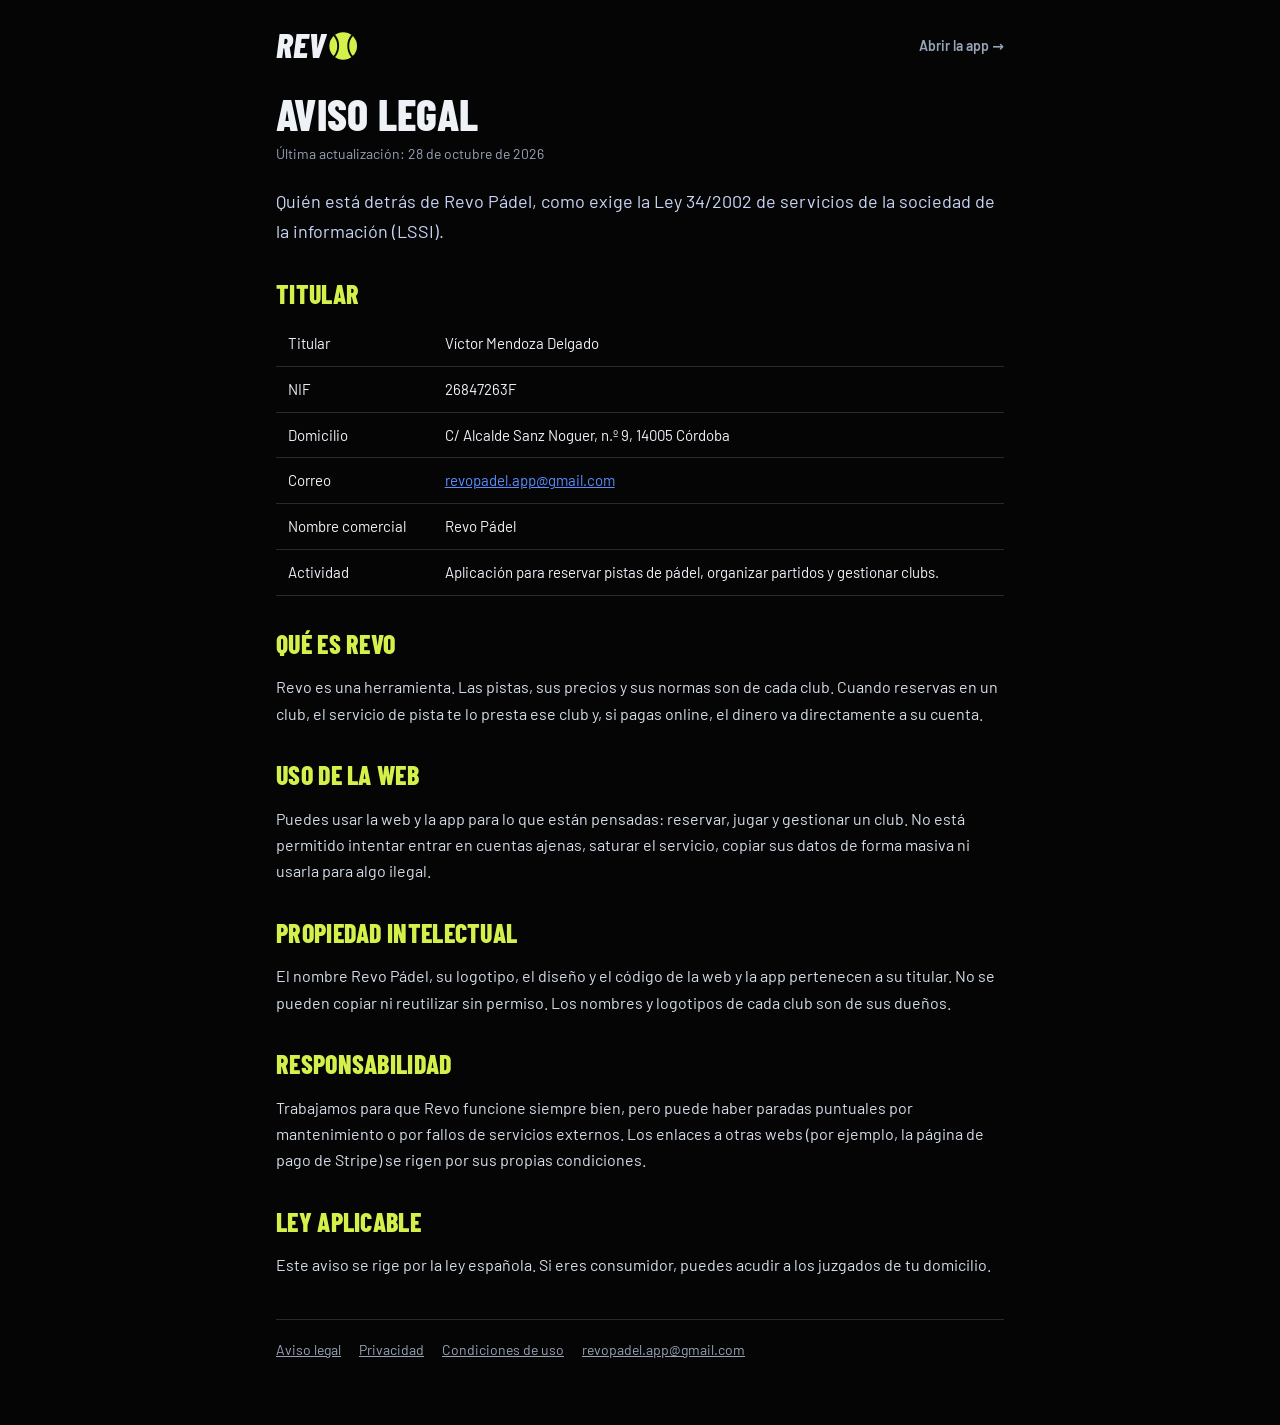
<file: legal/aviso-legal.html>
<!doctype html>
<html lang="es">
<head>
<meta charset="utf-8">
<meta name="viewport" content="width=device-width,initial-scale=1,viewport-fit=cover">
<title>Aviso legal · Revo Pádel</title>
<meta name="description" content="Datos del titular de Revo Pádel.">
<meta name="theme-color" content="#050506">
<link rel="icon" href="../icon-192.png" type="image/png">
<link rel="stylesheet" href="../web/fonts/fonts.css">
<link rel="stylesheet" href="legal.css">
</head>
<body>
<main class="wrap">
<div class="top"><a href="../" aria-label="Revo Pádel, inicio"><svg class="logo" role="img" aria-label="Revo" width="84" height="36" viewBox="0 0 400 170"><text x="0" y="142" font-family="Barlow Condensed, Arial Narrow, sans-serif" font-style="italic" font-weight="800" font-size="164" fill="currentColor" textLength="236" lengthAdjust="spacingAndGlyphs">REV</text><circle cx="320" cy="85" r="66" fill="#D4F04A"></circle><path d="M278 35C302 62 302 108 278 135M362 35C338 62 338 108 362 135" fill="none" stroke="#0A0F05" stroke-width="9" stroke-linecap="round"></path></svg></a><a href="../real/">Abrir la app →</a></div>
<h1>Aviso legal</h1>
<p class="upd">Última actualización: 28 de octubre de 2026</p>

<p class="lead">Quién está detrás de Revo Pádel, como exige la Ley 34/2002 de servicios de la sociedad de la información (LSSI).</p>
<h2>Titular</h2>
<table>
<tr><td>Titular</td><td>Víctor Mendoza Delgado</td></tr>
<tr><td>NIF</td><td>26847263F</td></tr>
<tr><td>Domicilio</td><td>C/ Alcalde Sanz Noguer, n.º 9, 14005 Córdoba</td></tr>
<tr><td>Correo</td><td><a href="mailto:revopadel.app@gmail.com">revopadel.app@gmail.com</a></td></tr>
<tr><td>Nombre comercial</td><td>Revo Pádel</td></tr>
<tr><td>Actividad</td><td>Aplicación para reservar pistas de pádel, organizar partidos y gestionar clubs.</td></tr>
</table>
<h2>Qué es Revo</h2>
<p>Revo es una herramienta. Las pistas, sus precios y sus normas son de cada club. Cuando reservas en un club, el servicio de pista te lo presta ese club y, si pagas online, el dinero va directamente a su cuenta.</p>
<h2>Uso de la web</h2>
<p>Puedes usar la web y la app para lo que están pensadas: reservar, jugar y gestionar un club. No está permitido intentar entrar en cuentas ajenas, saturar el servicio, copiar sus datos de forma masiva ni usarla para algo ilegal.</p>
<h2>Propiedad intelectual</h2>
<p>El nombre Revo Pádel, su logotipo, el diseño y el código de la web y la app pertenecen a su titular. No se pueden copiar ni reutilizar sin permiso. Los nombres y logotipos de cada club son de sus dueños.</p>
<h2>Responsabilidad</h2>
<p>Trabajamos para que Revo funcione siempre bien, pero puede haber paradas puntuales por mantenimiento o por fallos de servicios externos. Los enlaces a otras webs (por ejemplo, la página de pago de Stripe) se rigen por sus propias condiciones.</p>
<h2>Ley aplicable</h2>
<p>Este aviso se rige por la ley española. Si eres consumidor, puedes acudir a los juzgados de tu domicilio.</p>

<nav class="nav" aria-label="Textos legales"><a href="aviso-legal.html">Aviso legal</a><a href="privacidad.html">Privacidad</a><a href="condiciones.html">Condiciones de uso</a><a href="mailto:revopadel.app@gmail.com">revopadel.app@gmail.com</a></nav>
</main>
</body>
</html>
</file>
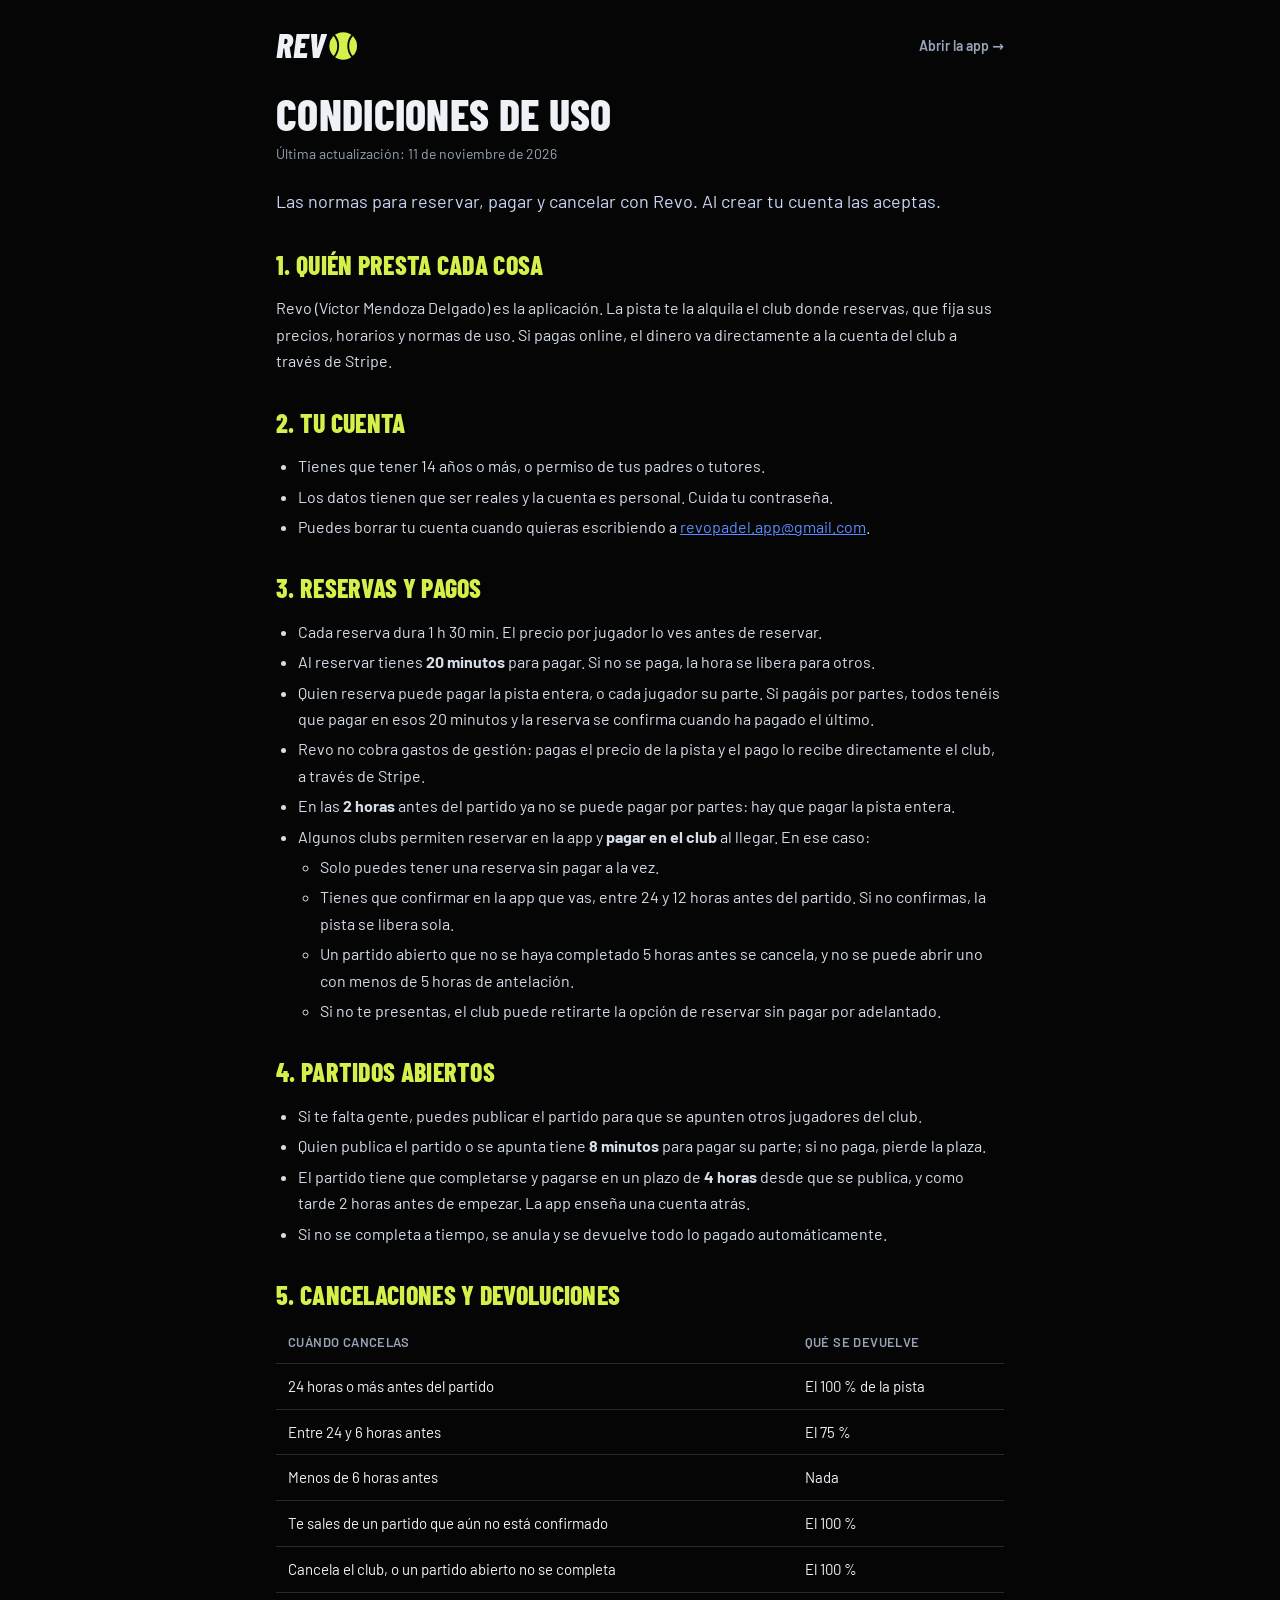
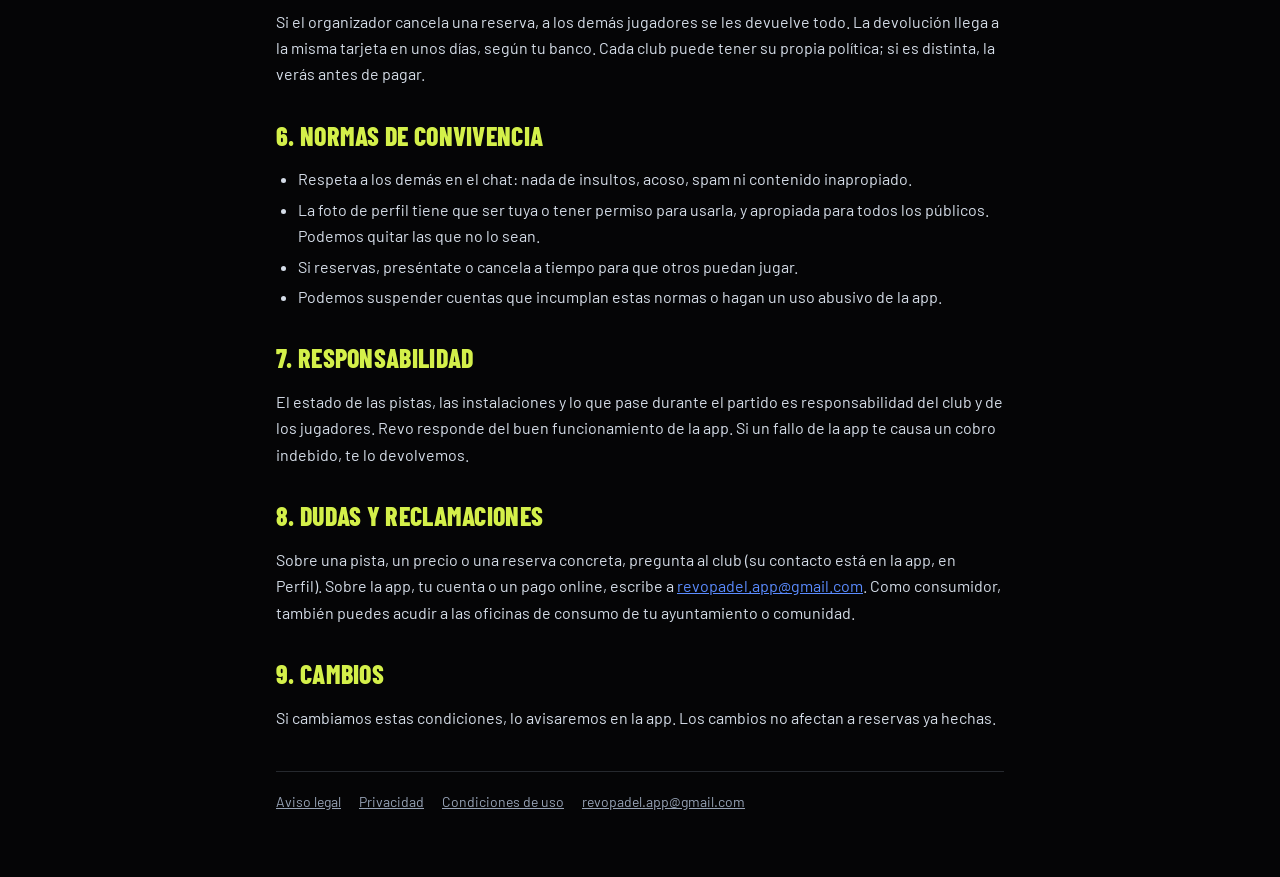
<file: legal/condiciones.html>
<!doctype html>
<html lang="es">
<head>
<meta charset="utf-8">
<meta name="viewport" content="width=device-width,initial-scale=1,viewport-fit=cover">
<title>Condiciones de uso · Revo Pádel</title>
<meta name="description" content="Normas para reservar, pagar y cancelar en Revo Pádel.">
<meta name="theme-color" content="#050506">
<link rel="icon" href="../icon-192.png" type="image/png">
<link rel="stylesheet" href="../web/fonts/fonts.css">
<link rel="stylesheet" href="legal.css">
</head>
<body>
<main class="wrap">
<div class="top"><a href="../" aria-label="Revo Pádel, inicio"><svg class="logo" role="img" aria-label="Revo" width="84" height="36" viewBox="0 0 400 170"><text x="0" y="142" font-family="Barlow Condensed, Arial Narrow, sans-serif" font-style="italic" font-weight="800" font-size="164" fill="currentColor" textLength="236" lengthAdjust="spacingAndGlyphs">REV</text><circle cx="320" cy="85" r="66" fill="#D4F04A"></circle><path d="M278 35C302 62 302 108 278 135M362 35C338 62 338 108 362 135" fill="none" stroke="#0A0F05" stroke-width="9" stroke-linecap="round"></path></svg></a><a href="../real/">Abrir la app →</a></div>
<h1>Condiciones de uso</h1>
<p class="upd">Última actualización: 11 de noviembre de 2026</p>

<p class="lead">Las normas para reservar, pagar y cancelar con Revo. Al crear tu cuenta las aceptas.</p>

<h2>1. Quién presta cada cosa</h2>
<p>Revo (Víctor Mendoza Delgado) es la aplicación. La pista te la alquila el club donde reservas, que fija sus precios, horarios y normas de uso. Si pagas online, el dinero va directamente a la cuenta del club a través de Stripe.</p>

<h2>2. Tu cuenta</h2>
<ul>
<li>Tienes que tener 14 años o más, o permiso de tus padres o tutores.</li>
<li>Los datos tienen que ser reales y la cuenta es personal. Cuida tu contraseña.</li>
<li>Puedes borrar tu cuenta cuando quieras escribiendo a <a href="mailto:revopadel.app@gmail.com">revopadel.app@gmail.com</a>.</li>
</ul>

<h2>3. Reservas y pagos</h2>
<ul>
<li>Cada reserva dura 1 h 30 min. El precio por jugador lo ves antes de reservar.</li>
<li>Al reservar tienes <b>20 minutos</b> para pagar. Si no se paga, la hora se libera para otros.</li>
<li>Quien reserva puede pagar la pista entera, o cada jugador su parte. Si pagáis por partes, todos tenéis que pagar en esos 20 minutos y la reserva se confirma cuando ha pagado el último.</li>
<li>Revo no cobra gastos de gestión: pagas el precio de la pista y el pago lo recibe directamente el club, a través de Stripe.</li>
<li>En las <b>2 horas</b> antes del partido ya no se puede pagar por partes: hay que pagar la pista entera.</li>
<li>Algunos clubs permiten reservar en la app y <b>pagar en el club</b> al llegar. En ese caso:
  <ul>
  <li>Solo puedes tener una reserva sin pagar a la vez.</li>
  <li>Tienes que confirmar en la app que vas, entre 24 y 12 horas antes del partido. Si no confirmas, la pista se libera sola.</li>
  <li>Un partido abierto que no se haya completado 5 horas antes se cancela, y no se puede abrir uno con menos de 5 horas de antelación.</li>
  <li>Si no te presentas, el club puede retirarte la opción de reservar sin pagar por adelantado.</li>
  </ul></li>
</ul>

<h2>4. Partidos abiertos</h2>
<ul>
<li>Si te falta gente, puedes publicar el partido para que se apunten otros jugadores del club.</li>
<li>Quien publica el partido o se apunta tiene <b>8 minutos</b> para pagar su parte; si no paga, pierde la plaza.</li>
<li>El partido tiene que completarse y pagarse en un plazo de <b>4 horas</b> desde que se publica, y como tarde 2 horas antes de empezar. La app enseña una cuenta atrás.</li>
<li>Si no se completa a tiempo, se anula y se devuelve todo lo pagado automáticamente.</li>
</ul>

<h2>5. Cancelaciones y devoluciones</h2>
<table>
<thead><tr><th>Cuándo cancelas</th><th>Qué se devuelve</th></tr></thead>
<tbody>
<tr><td>24 horas o más antes del partido</td><td>El 100 % de la pista</td></tr>
<tr><td>Entre 24 y 6 horas antes</td><td>El 75 %</td></tr>
<tr><td>Menos de 6 horas antes</td><td>Nada</td></tr>
<tr><td>Te sales de un partido que aún no está confirmado</td><td>El 100 %</td></tr>
<tr><td>Cancela el club, o un partido abierto no se completa</td><td>El 100 %</td></tr>
</tbody>
</table>
<p>Si el organizador cancela una reserva, a los demás jugadores se les devuelve todo. La devolución llega a la misma tarjeta en unos días, según tu banco. Cada club puede tener su propia política; si es distinta, la verás antes de pagar.</p>

<h2>6. Normas de convivencia</h2>
<ul>
<li>Respeta a los demás en el chat: nada de insultos, acoso, spam ni contenido inapropiado.</li>
<li>La foto de perfil tiene que ser tuya o tener permiso para usarla, y apropiada para todos los públicos. Podemos quitar las que no lo sean.</li>
<li>Si reservas, preséntate o cancela a tiempo para que otros puedan jugar.</li>
<li>Podemos suspender cuentas que incumplan estas normas o hagan un uso abusivo de la app.</li>
</ul>

<h2>7. Responsabilidad</h2>
<p>El estado de las pistas, las instalaciones y lo que pase durante el partido es responsabilidad del club y de los jugadores. Revo responde del buen funcionamiento de la app. Si un fallo de la app te causa un cobro indebido, te lo devolvemos.</p>

<h2>8. Dudas y reclamaciones</h2>
<p>Sobre una pista, un precio o una reserva concreta, pregunta al club (su contacto está en la app, en Perfil). Sobre la app, tu cuenta o un pago online, escribe a <a href="mailto:revopadel.app@gmail.com">revopadel.app@gmail.com</a>. Como consumidor, también puedes acudir a las oficinas de consumo de tu ayuntamiento o comunidad.</p>

<h2>9. Cambios</h2>
<p>Si cambiamos estas condiciones, lo avisaremos en la app. Los cambios no afectan a reservas ya hechas.</p>

<nav class="nav" aria-label="Textos legales"><a href="aviso-legal.html">Aviso legal</a><a href="privacidad.html">Privacidad</a><a href="condiciones.html">Condiciones de uso</a><a href="mailto:revopadel.app@gmail.com">revopadel.app@gmail.com</a></nav>
</main>
</body>
</html>
</file>
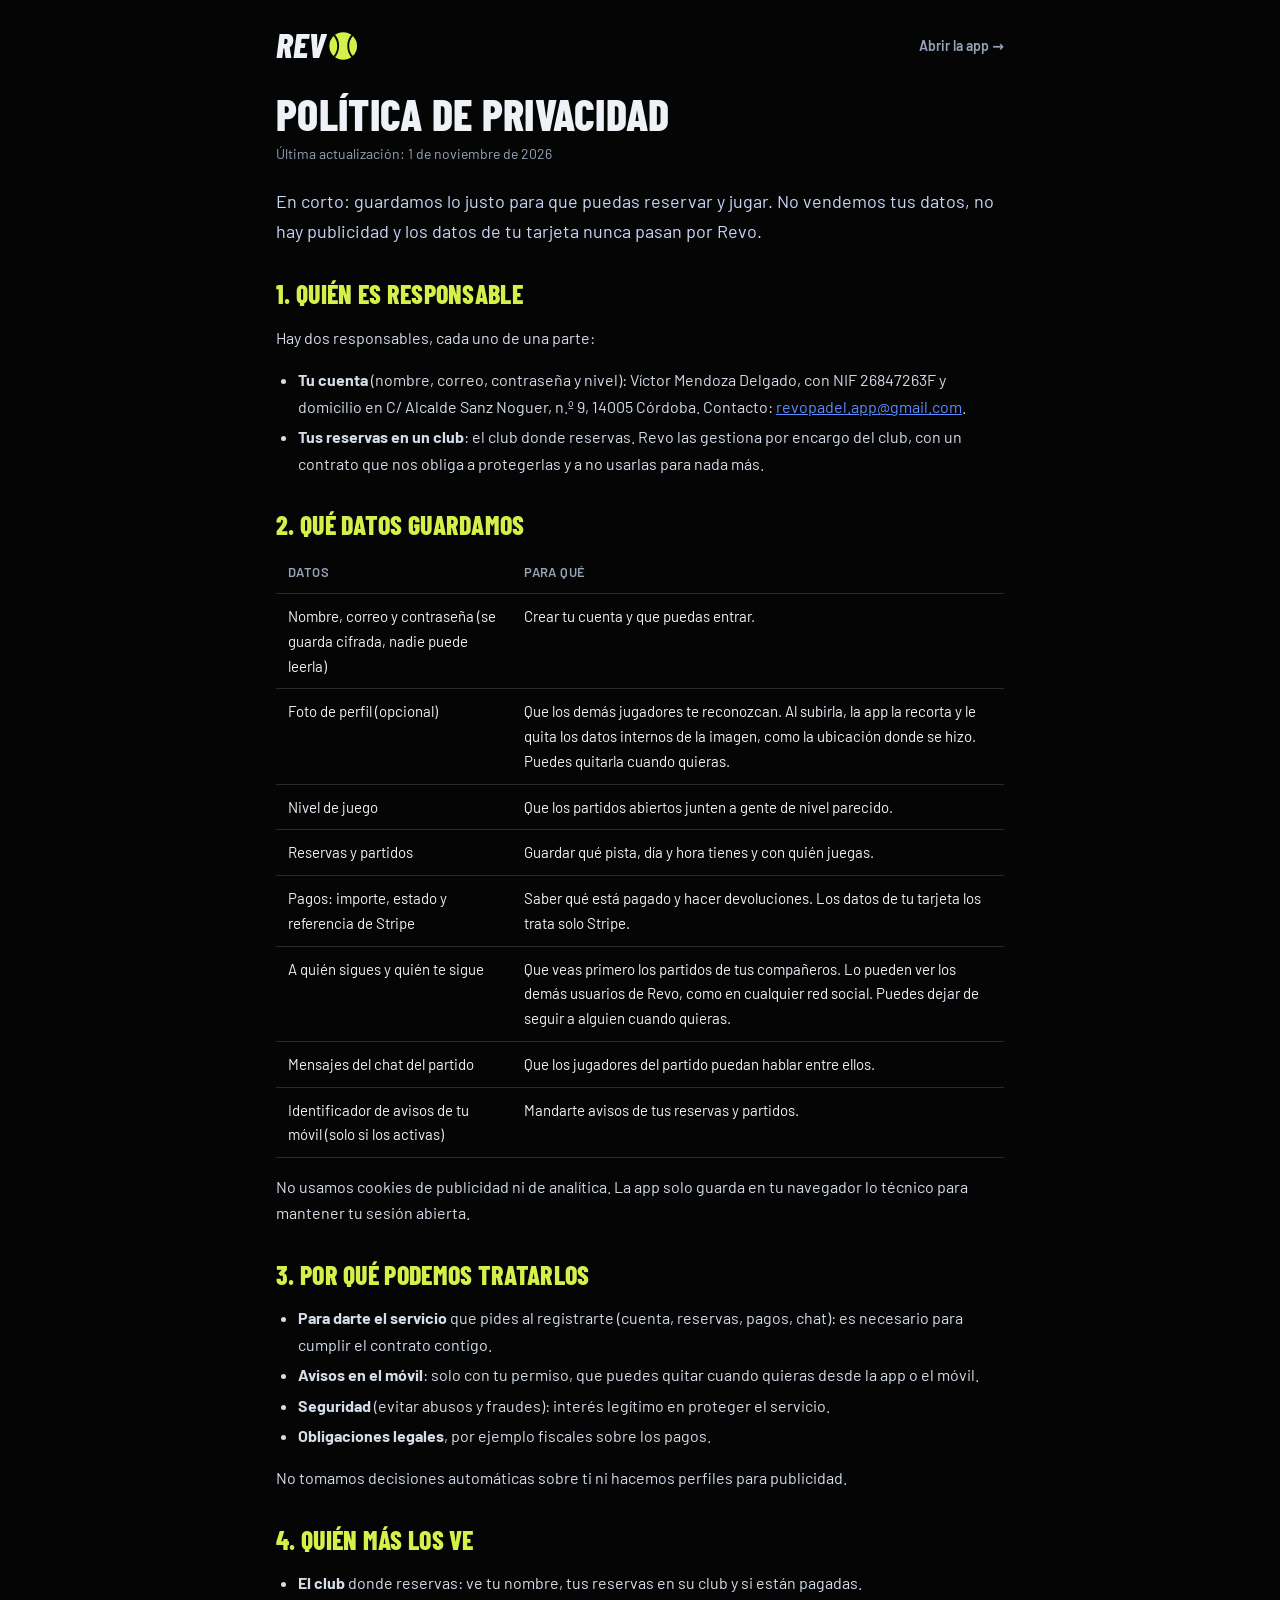
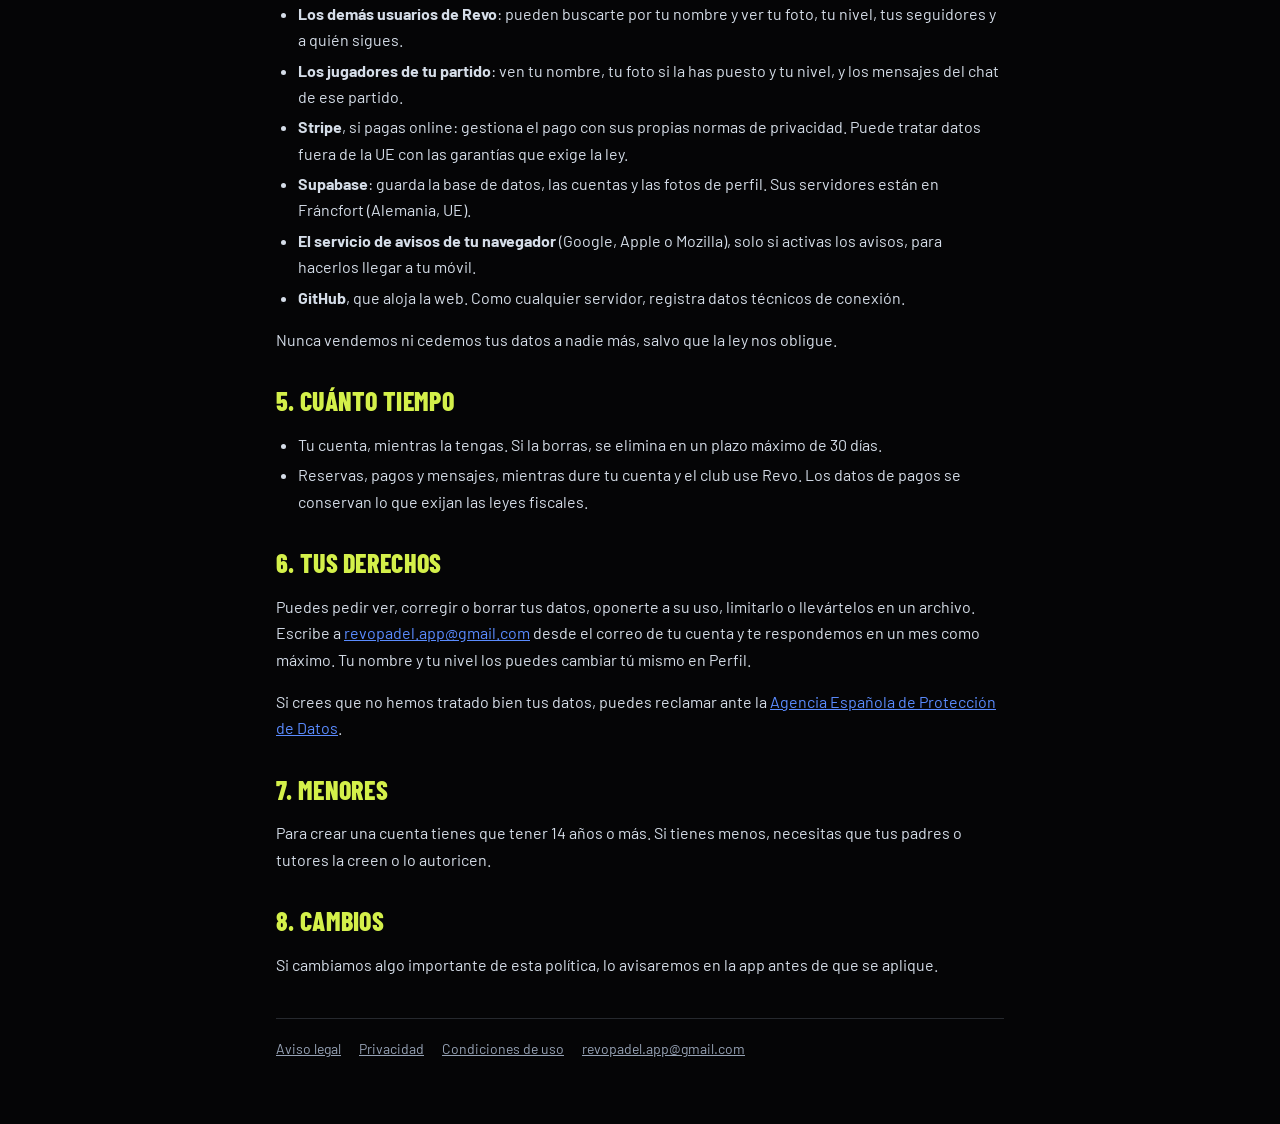
<file: legal/privacidad.html>
<!doctype html>
<html lang="es">
<head>
<meta charset="utf-8">
<meta name="viewport" content="width=device-width,initial-scale=1,viewport-fit=cover">
<title>Política de privacidad · Revo Pádel</title>
<meta name="description" content="Qué datos guarda Revo Pádel, para qué y cuáles son tus derechos.">
<meta name="theme-color" content="#050506">
<link rel="icon" href="../icon-192.png" type="image/png">
<link rel="stylesheet" href="../web/fonts/fonts.css">
<link rel="stylesheet" href="legal.css">
</head>
<body>
<main class="wrap">
<div class="top"><a href="../" aria-label="Revo Pádel, inicio"><svg class="logo" role="img" aria-label="Revo" width="84" height="36" viewBox="0 0 400 170"><text x="0" y="142" font-family="Barlow Condensed, Arial Narrow, sans-serif" font-style="italic" font-weight="800" font-size="164" fill="currentColor" textLength="236" lengthAdjust="spacingAndGlyphs">REV</text><circle cx="320" cy="85" r="66" fill="#D4F04A"></circle><path d="M278 35C302 62 302 108 278 135M362 35C338 62 338 108 362 135" fill="none" stroke="#0A0F05" stroke-width="9" stroke-linecap="round"></path></svg></a><a href="../real/">Abrir la app →</a></div>
<h1>Política de privacidad</h1>
<p class="upd">Última actualización: 1 de noviembre de 2026</p>

<p class="lead">En corto: guardamos lo justo para que puedas reservar y jugar. No vendemos tus datos, no hay publicidad y los datos de tu tarjeta nunca pasan por Revo.</p>

<h2>1. Quién es responsable</h2>
<p>Hay dos responsables, cada uno de una parte:</p>
<ul>
<li><b>Tu cuenta</b> (nombre, correo, contraseña y nivel): Víctor Mendoza Delgado, con NIF 26847263F y domicilio en C/ Alcalde Sanz Noguer, n.º 9, 14005 Córdoba. Contacto: <a href="mailto:revopadel.app@gmail.com">revopadel.app@gmail.com</a>.</li>
<li><b>Tus reservas en un club</b>: el club donde reservas. Revo las gestiona por encargo del club, con un contrato que nos obliga a protegerlas y a no usarlas para nada más.</li>
</ul>

<h2>2. Qué datos guardamos</h2>
<table>
<thead><tr><th>Datos</th><th>Para qué</th></tr></thead>
<tbody>
<tr><td>Nombre, correo y contraseña (se guarda cifrada, nadie puede leerla)</td><td>Crear tu cuenta y que puedas entrar.</td></tr>
<tr><td>Foto de perfil (opcional)</td><td>Que los demás jugadores te reconozcan. Al subirla, la app la recorta y le quita los datos internos de la imagen, como la ubicación donde se hizo. Puedes quitarla cuando quieras.</td></tr>
<tr><td>Nivel de juego</td><td>Que los partidos abiertos junten a gente de nivel parecido.</td></tr>
<tr><td>Reservas y partidos</td><td>Guardar qué pista, día y hora tienes y con quién juegas.</td></tr>
<tr><td>Pagos: importe, estado y referencia de Stripe</td><td>Saber qué está pagado y hacer devoluciones. Los datos de tu tarjeta los trata solo Stripe.</td></tr>
<tr><td>A quién sigues y quién te sigue</td><td>Que veas primero los partidos de tus compañeros. Lo pueden ver los demás usuarios de Revo, como en cualquier red social. Puedes dejar de seguir a alguien cuando quieras.</td></tr>
<tr><td>Mensajes del chat del partido</td><td>Que los jugadores del partido puedan hablar entre ellos.</td></tr>
<tr><td>Identificador de avisos de tu móvil (solo si los activas)</td><td>Mandarte avisos de tus reservas y partidos.</td></tr>
</tbody>
</table>
<p>No usamos cookies de publicidad ni de analítica. La app solo guarda en tu navegador lo técnico para mantener tu sesión abierta.</p>

<h2>3. Por qué podemos tratarlos</h2>
<ul>
<li><b>Para darte el servicio</b> que pides al registrarte (cuenta, reservas, pagos, chat): es necesario para cumplir el contrato contigo.</li>
<li><b>Avisos en el móvil</b>: solo con tu permiso, que puedes quitar cuando quieras desde la app o el móvil.</li>
<li><b>Seguridad</b> (evitar abusos y fraudes): interés legítimo en proteger el servicio.</li>
<li><b>Obligaciones legales</b>, por ejemplo fiscales sobre los pagos.</li>
</ul>
<p>No tomamos decisiones automáticas sobre ti ni hacemos perfiles para publicidad.</p>

<h2>4. Quién más los ve</h2>
<ul>
<li><b>El club</b> donde reservas: ve tu nombre, tus reservas en su club y si están pagadas.</li>
<li><b>Los demás usuarios de Revo</b>: pueden buscarte por tu nombre y ver tu foto, tu nivel, tus seguidores y a quién sigues.</li>
<li><b>Los jugadores de tu partido</b>: ven tu nombre, tu foto si la has puesto y tu nivel, y los mensajes del chat de ese partido.</li>
<li><b>Stripe</b>, si pagas online: gestiona el pago con sus propias normas de privacidad. Puede tratar datos fuera de la UE con las garantías que exige la ley.</li>
<li><b>Supabase</b>: guarda la base de datos, las cuentas y las fotos de perfil. Sus servidores están en Fráncfort (Alemania, UE).</li>
<li><b>El servicio de avisos de tu navegador</b> (Google, Apple o Mozilla), solo si activas los avisos, para hacerlos llegar a tu móvil.</li>
<li><b>GitHub</b>, que aloja la web. Como cualquier servidor, registra datos técnicos de conexión.</li>
</ul>
<p>Nunca vendemos ni cedemos tus datos a nadie más, salvo que la ley nos obligue.</p>

<h2>5. Cuánto tiempo</h2>
<ul>
<li>Tu cuenta, mientras la tengas. Si la borras, se elimina en un plazo máximo de 30 días.</li>
<li>Reservas, pagos y mensajes, mientras dure tu cuenta y el club use Revo. Los datos de pagos se conservan lo que exijan las leyes fiscales.</li>
</ul>

<h2>6. Tus derechos</h2>
<p>Puedes pedir ver, corregir o borrar tus datos, oponerte a su uso, limitarlo o llevártelos en un archivo. Escribe a <a href="mailto:revopadel.app@gmail.com">revopadel.app@gmail.com</a> desde el correo de tu cuenta y te respondemos en un mes como máximo. Tu nombre y tu nivel los puedes cambiar tú mismo en Perfil.</p>
<p>Si crees que no hemos tratado bien tus datos, puedes reclamar ante la <a href="https://www.aepd.es" rel="noopener">Agencia Española de Protección de Datos</a>.</p>

<h2>7. Menores</h2>
<p>Para crear una cuenta tienes que tener 14 años o más. Si tienes menos, necesitas que tus padres o tutores la creen o lo autoricen.</p>

<h2>8. Cambios</h2>
<p>Si cambiamos algo importante de esta política, lo avisaremos en la app antes de que se aplique.</p>

<nav class="nav" aria-label="Textos legales"><a href="aviso-legal.html">Aviso legal</a><a href="privacidad.html">Privacidad</a><a href="condiciones.html">Condiciones de uso</a><a href="mailto:revopadel.app@gmail.com">revopadel.app@gmail.com</a></nav>
</main>
</body>
</html>
</file>
<file: web/fonts/fonts.css>
/* Tipografías alojadas en Revo (sin llamar a Google) */
@font-face{font-family:'Barlow Condensed';font-style:normal;font-weight:600;font-display:swap;src:url('barlow-condensed-latin-600-normal.woff2') format('woff2')}
@font-face{font-family:'Barlow Condensed';font-style:normal;font-weight:700;font-display:swap;src:url('barlow-condensed-latin-700-normal.woff2') format('woff2')}
@font-face{font-family:'Barlow Condensed';font-style:normal;font-weight:800;font-display:swap;src:url('barlow-condensed-latin-800-normal.woff2') format('woff2')}
@font-face{font-family:'Barlow Condensed';font-style:italic;font-weight:700;font-display:swap;src:url('barlow-condensed-latin-700-italic.woff2') format('woff2')}
@font-face{font-family:'Barlow Condensed';font-style:italic;font-weight:800;font-display:swap;src:url('barlow-condensed-latin-800-italic.woff2') format('woff2')}
@font-face{font-family:'Barlow';font-style:normal;font-weight:400;font-display:swap;src:url('barlow-latin-400-normal.woff2') format('woff2')}
@font-face{font-family:'Barlow';font-style:normal;font-weight:500;font-display:swap;src:url('barlow-latin-500-normal.woff2') format('woff2')}
@font-face{font-family:'Barlow';font-style:normal;font-weight:600;font-display:swap;src:url('barlow-latin-600-normal.woff2') format('woff2')}
@font-face{font-family:'Barlow';font-style:normal;font-weight:700;font-display:swap;src:url('barlow-latin-700-normal.woff2') format('woff2')}
</file>
<file: legal/legal.css>
/* Textos legales de Revo Pádel: lectura cómoda, mismo aire nocturno que la app */
:root{--bg:#050506;--card:#111214;--line:#26292E;--ink:#EEF2F7;--muted:#97A3B6;--lima:#D4F04A;--azul:#5B8CFF;
  --font-d:'Barlow Condensed','Arial Narrow',sans-serif;--font-b:'Barlow','Segoe UI',system-ui,sans-serif}
*{box-sizing:border-box}
html{-webkit-text-size-adjust:100%}
body{margin:0;background:var(--bg);color:var(--ink);font:16px/1.65 var(--font-b)}
.wrap{max-width:760px;margin:0 auto;padding:28px 16px 64px}
.top{display:flex;align-items:center;justify-content:space-between;gap:12px;margin-bottom:28px}
.top a{color:var(--muted);text-decoration:none;font-weight:600;font-size:14px}
.top a:hover{color:var(--lima)}
.logo{display:block;color:var(--ink)}
h1{font-family:var(--font-d);font-weight:800;text-transform:uppercase;font-size:44px;line-height:1;margin:0 0 6px;letter-spacing:.3px}
.upd{color:var(--muted);font-size:14px;margin:0 0 22px}
.lead{font-size:18px;color:#C9D6F5}
h2{font-family:var(--font-d);font-weight:800;text-transform:uppercase;font-size:26px;line-height:1.1;margin:34px 0 8px;color:var(--lima);letter-spacing:.3px}
h3{font-size:17px;margin:20px 0 4px}
p,li{color:#D5DDE8}
ul,ol{padding-left:22px}
li{margin:4px 0}
a{color:var(--azul)}
table{width:100%;border-collapse:collapse;margin:12px 0;font-size:15px}
th,td{text-align:left;vertical-align:top;padding:10px 12px;border-bottom:1px solid var(--line)}
th{color:var(--muted);font-weight:600;font-size:13px;text-transform:uppercase;letter-spacing:.4px}
.box{background:var(--card);border:1px solid var(--line);border-radius:14px;padding:14px 18px;margin:16px 0}
.fill{background:rgba(212,240,74,.14);color:var(--lima);border-radius:6px;padding:0 5px;font-weight:600}
.nav{display:flex;flex-wrap:wrap;gap:8px 18px;margin-top:40px;padding-top:18px;border-top:1px solid var(--line);font-size:14px}
.nav a{color:var(--muted)}
@media (max-width:560px){h1{font-size:36px}table,thead,tbody,tr,th,td{display:block}thead{display:none}td{border:0;padding:2px 0}tr{border-bottom:1px solid var(--line);padding:10px 0}td:first-child{font-weight:700;color:var(--ink)}}
</file>
